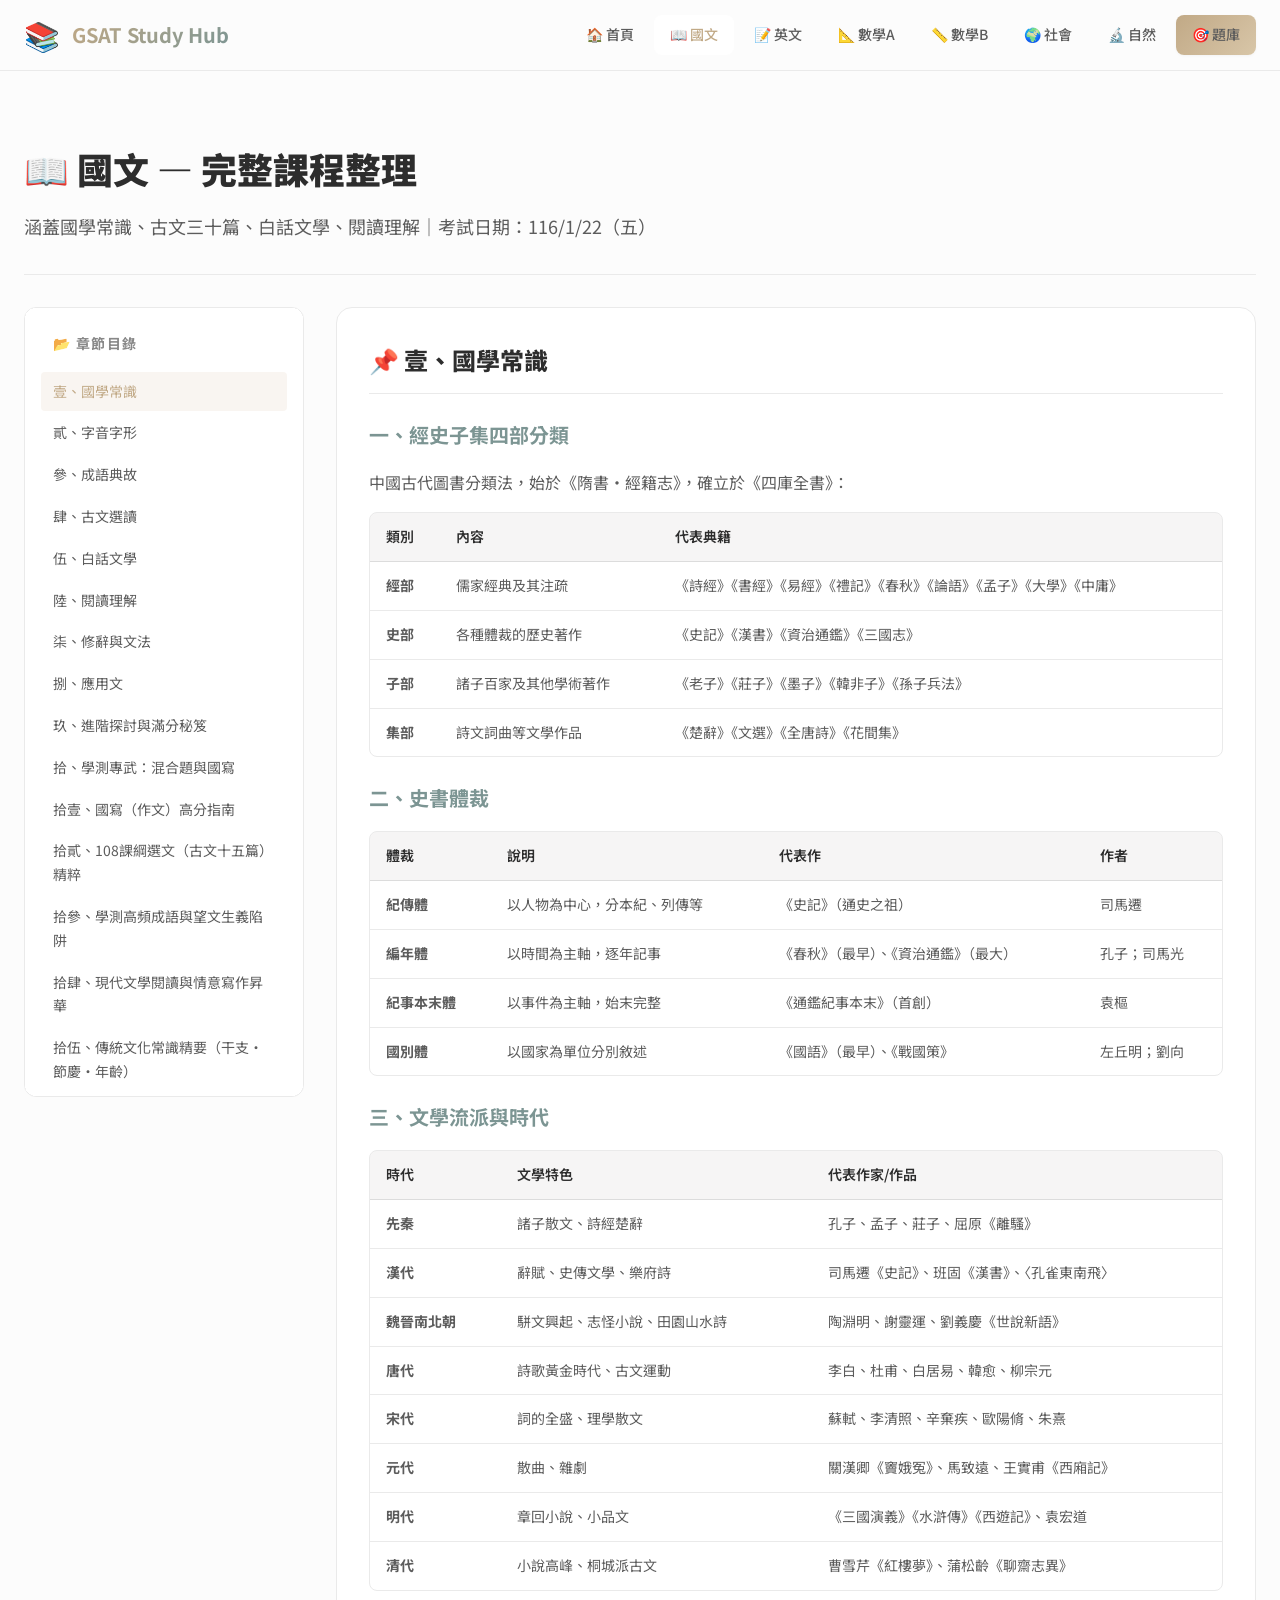
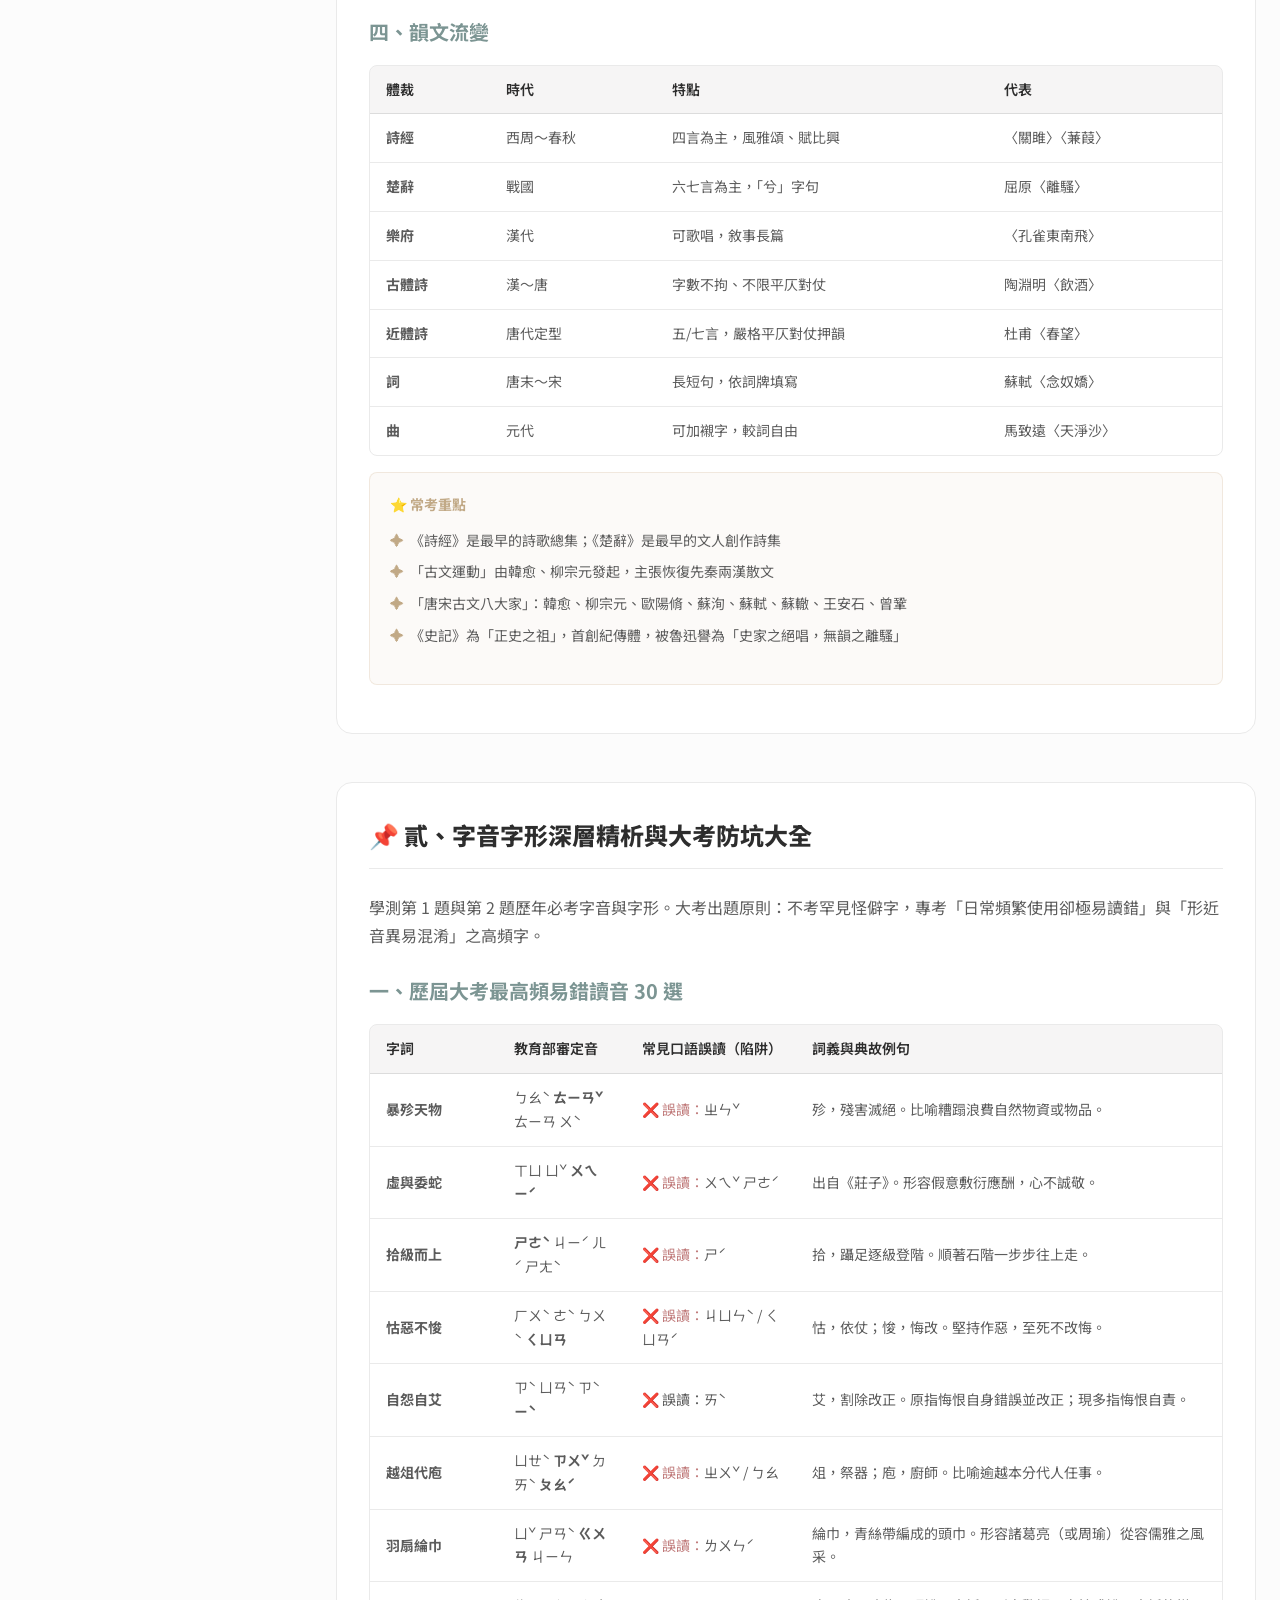
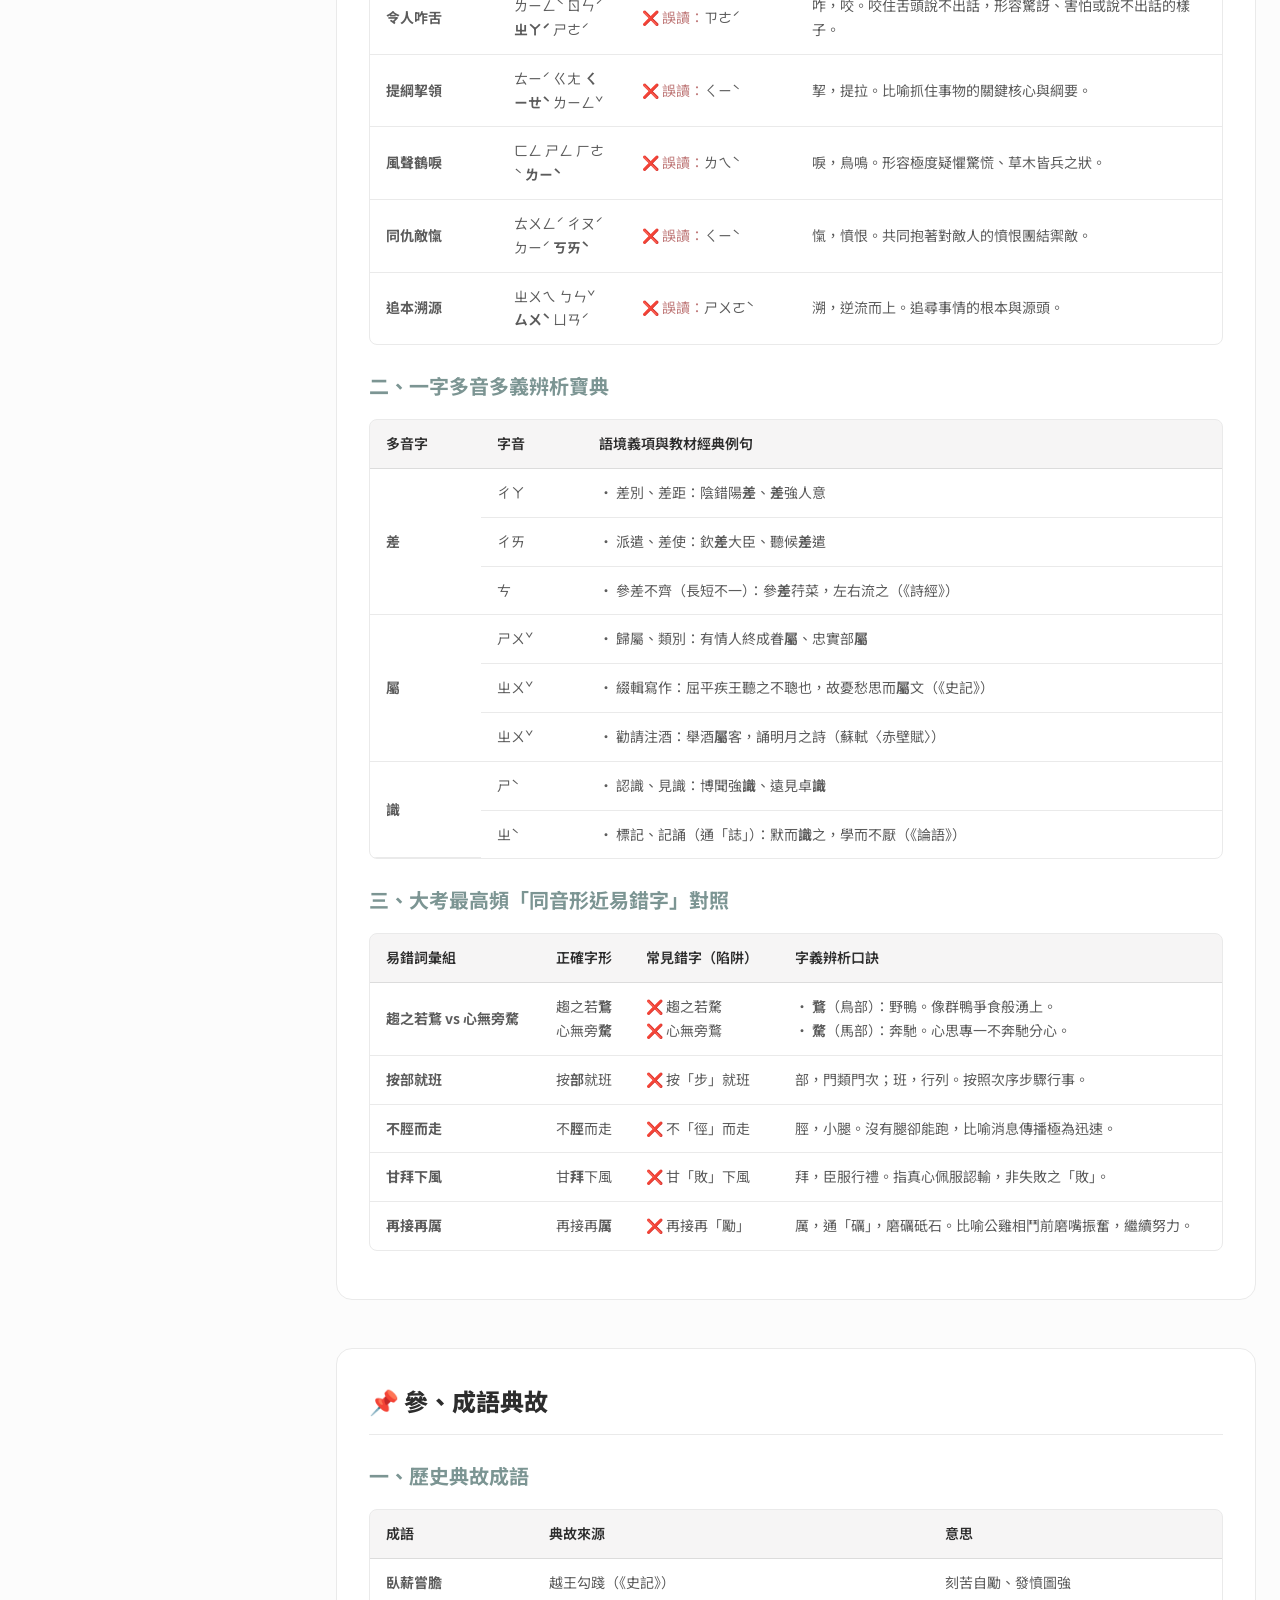
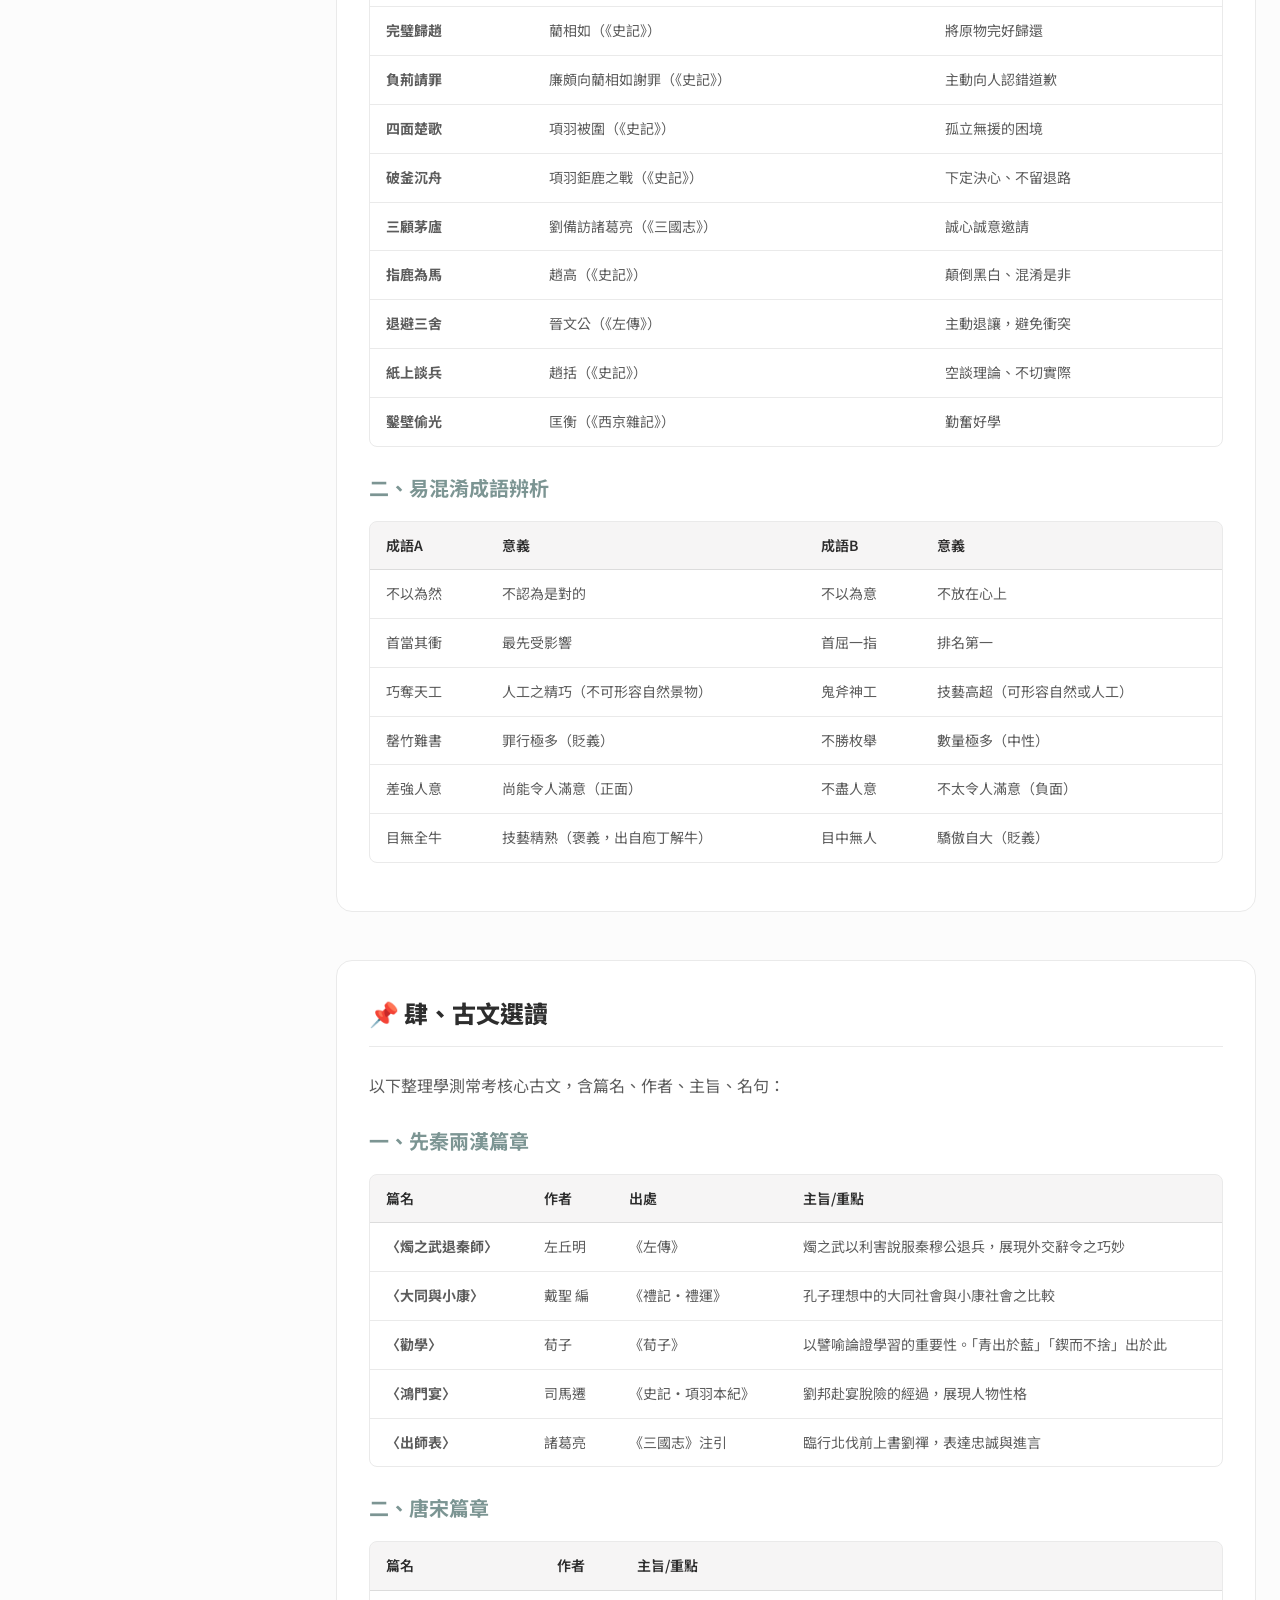
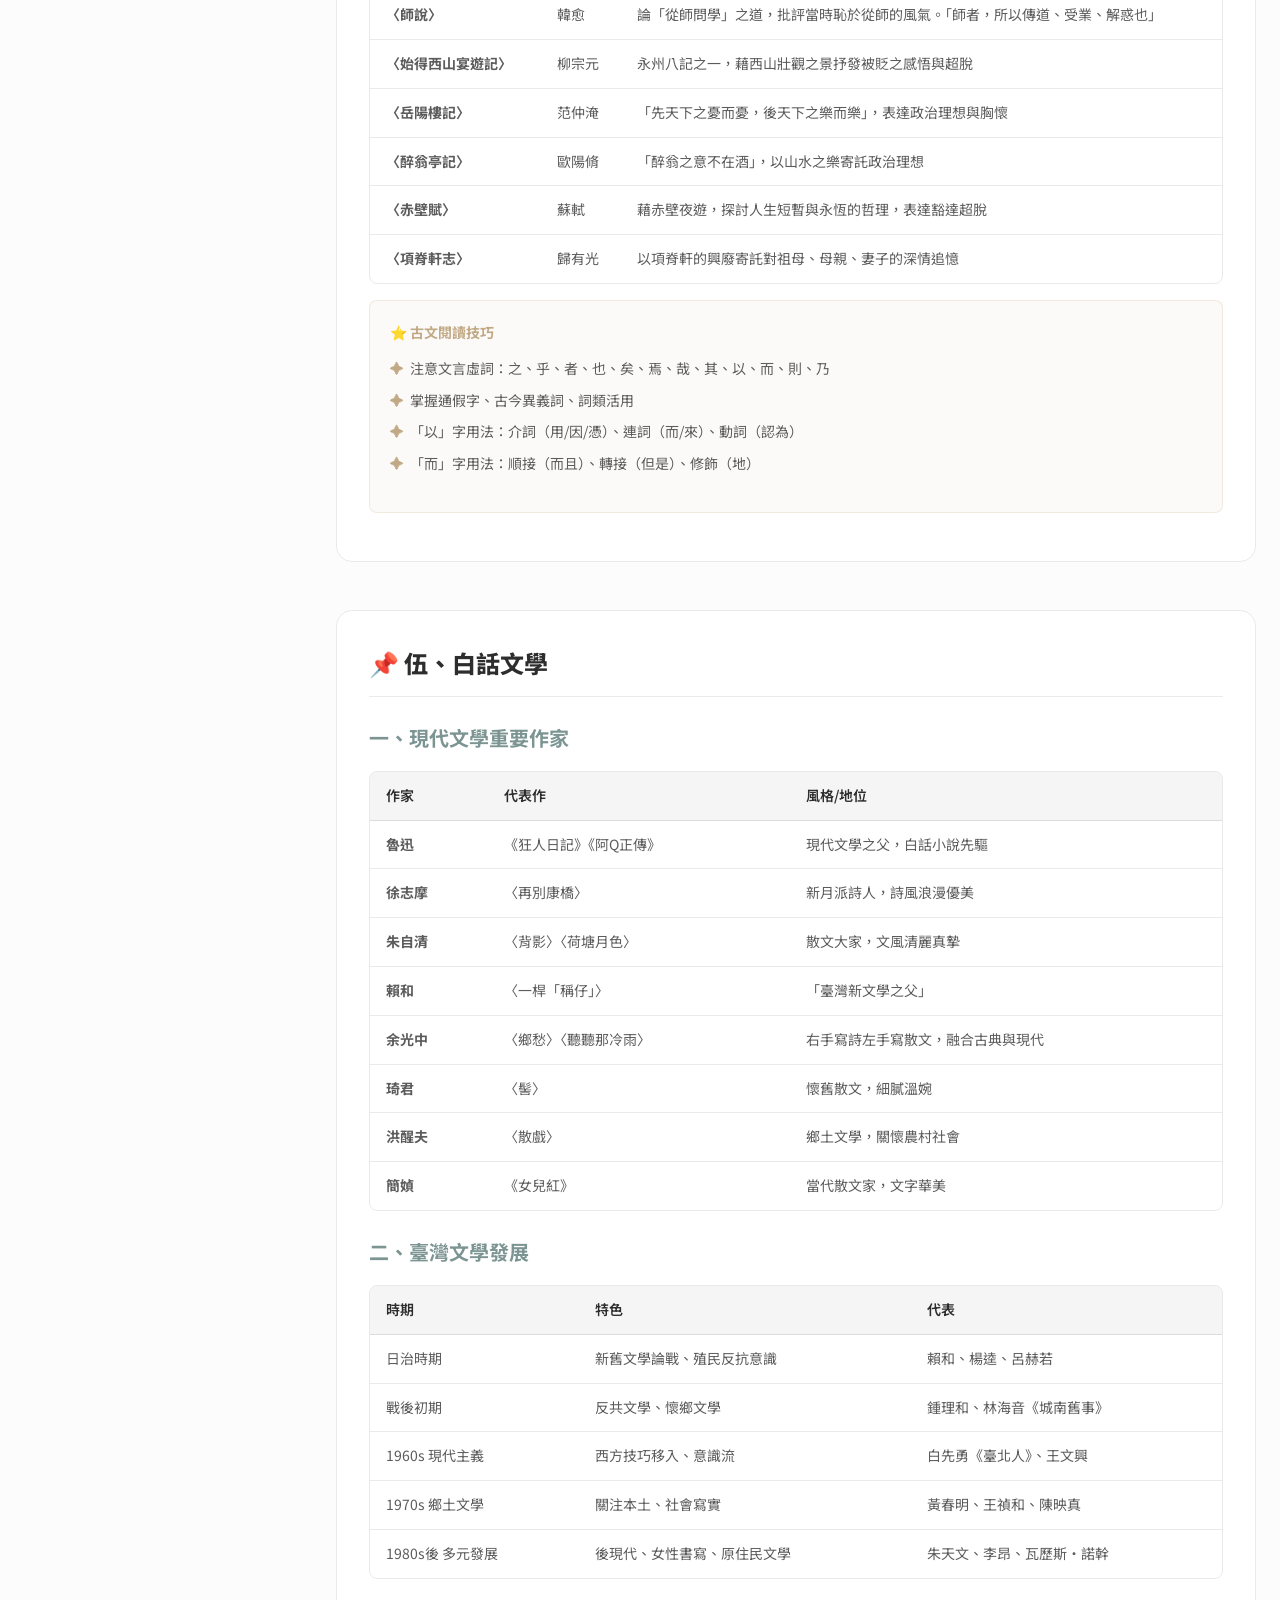
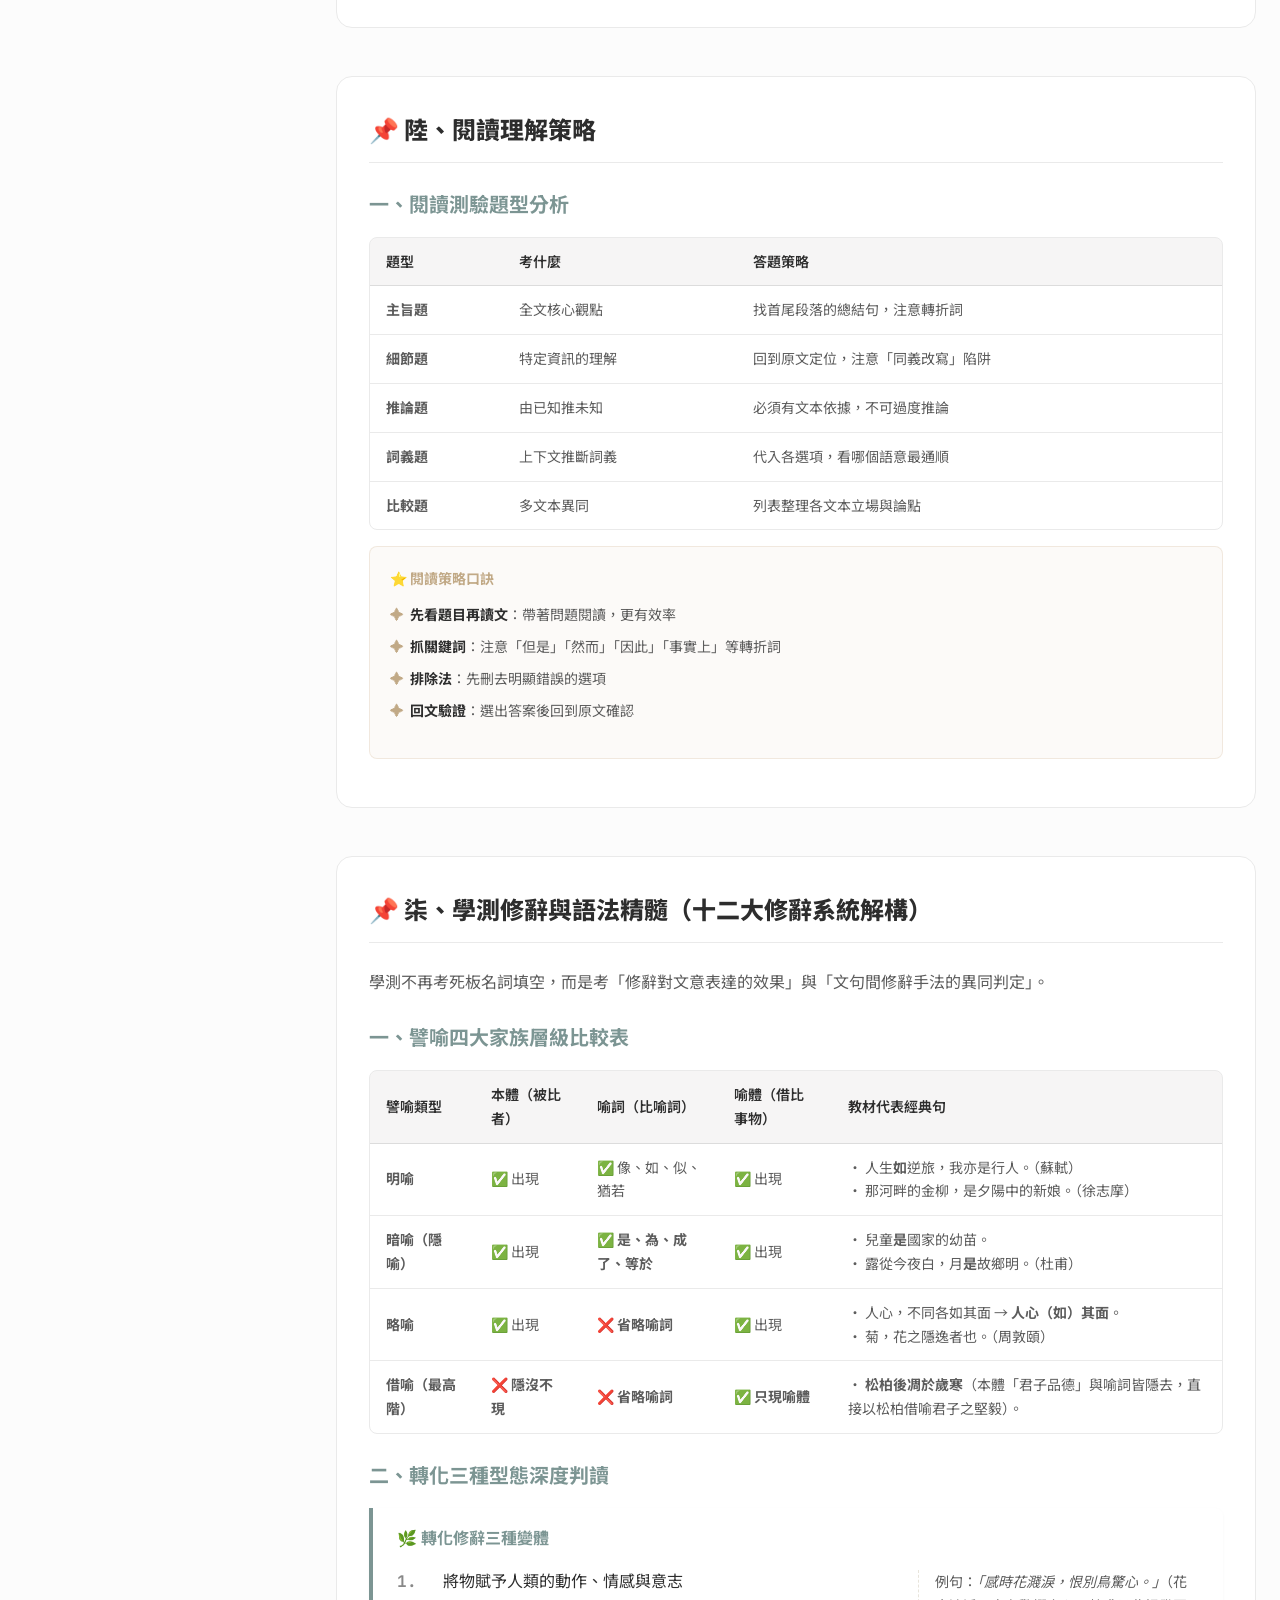
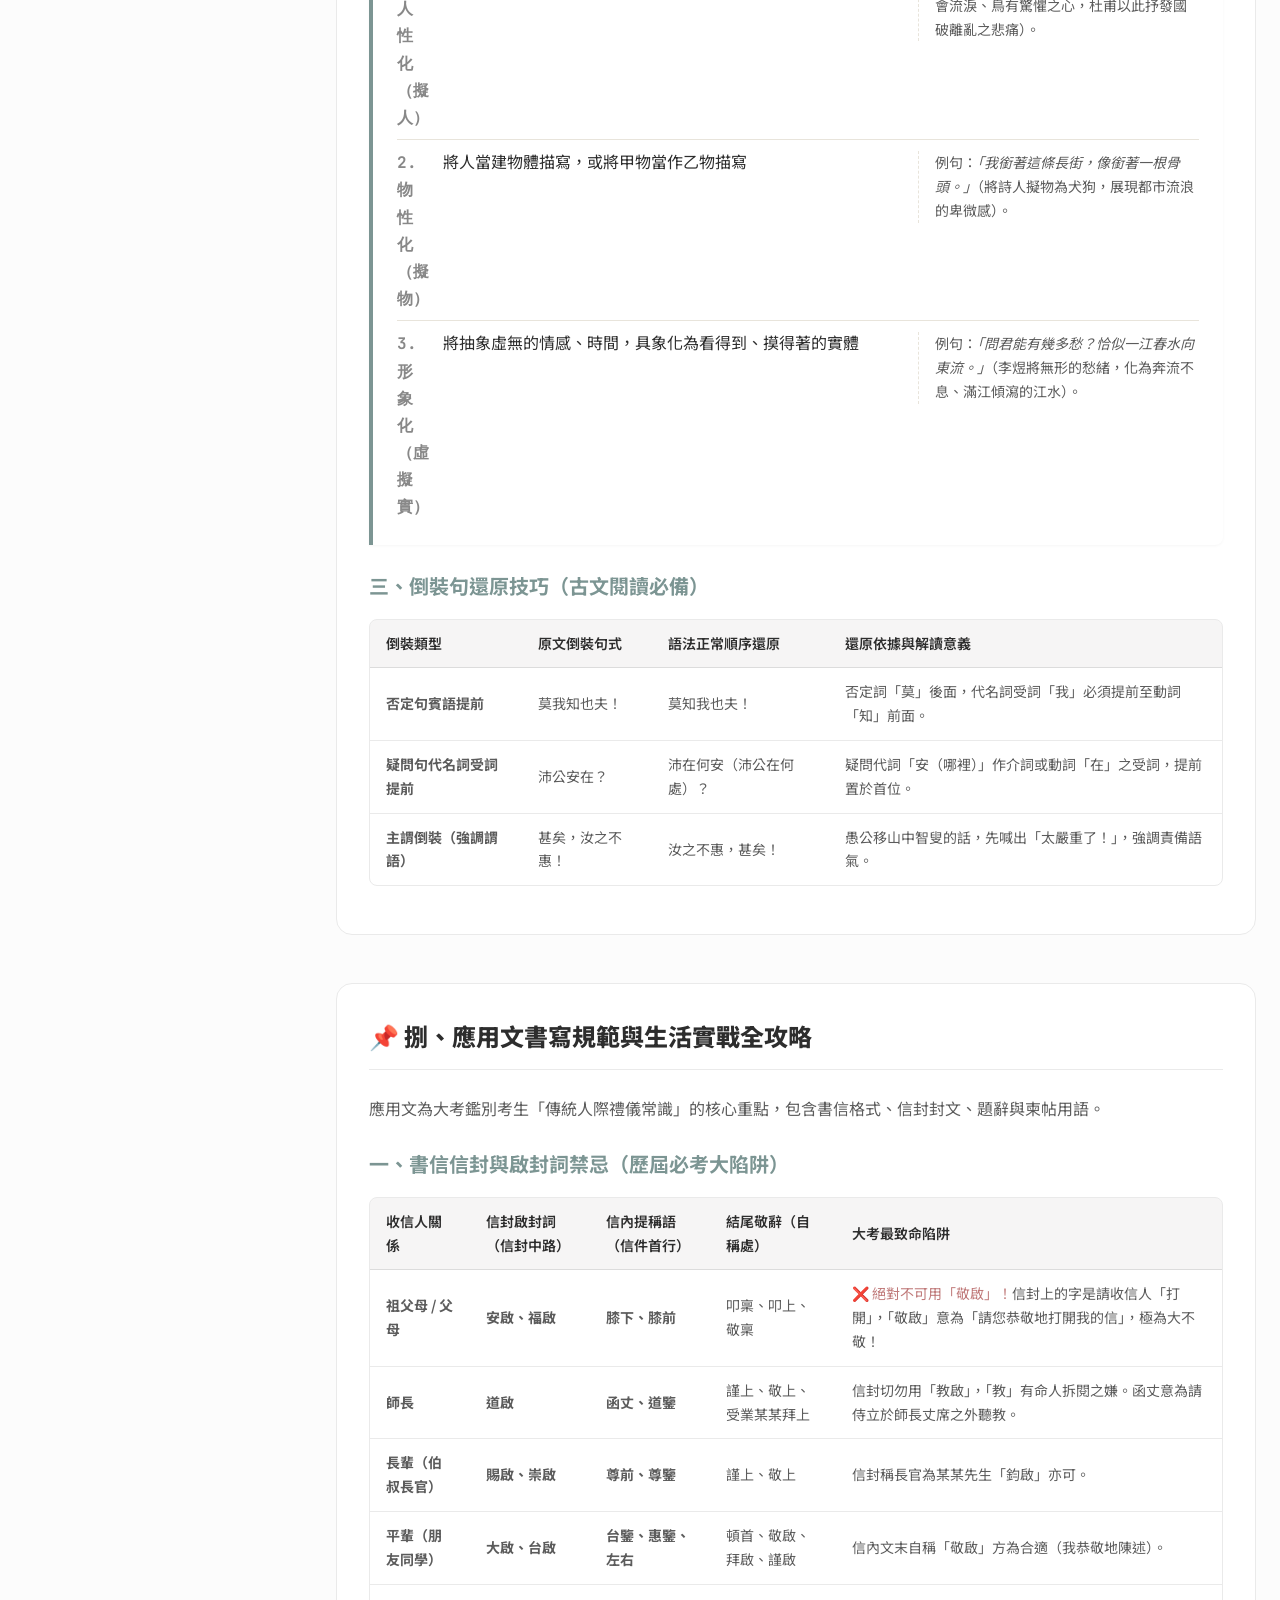
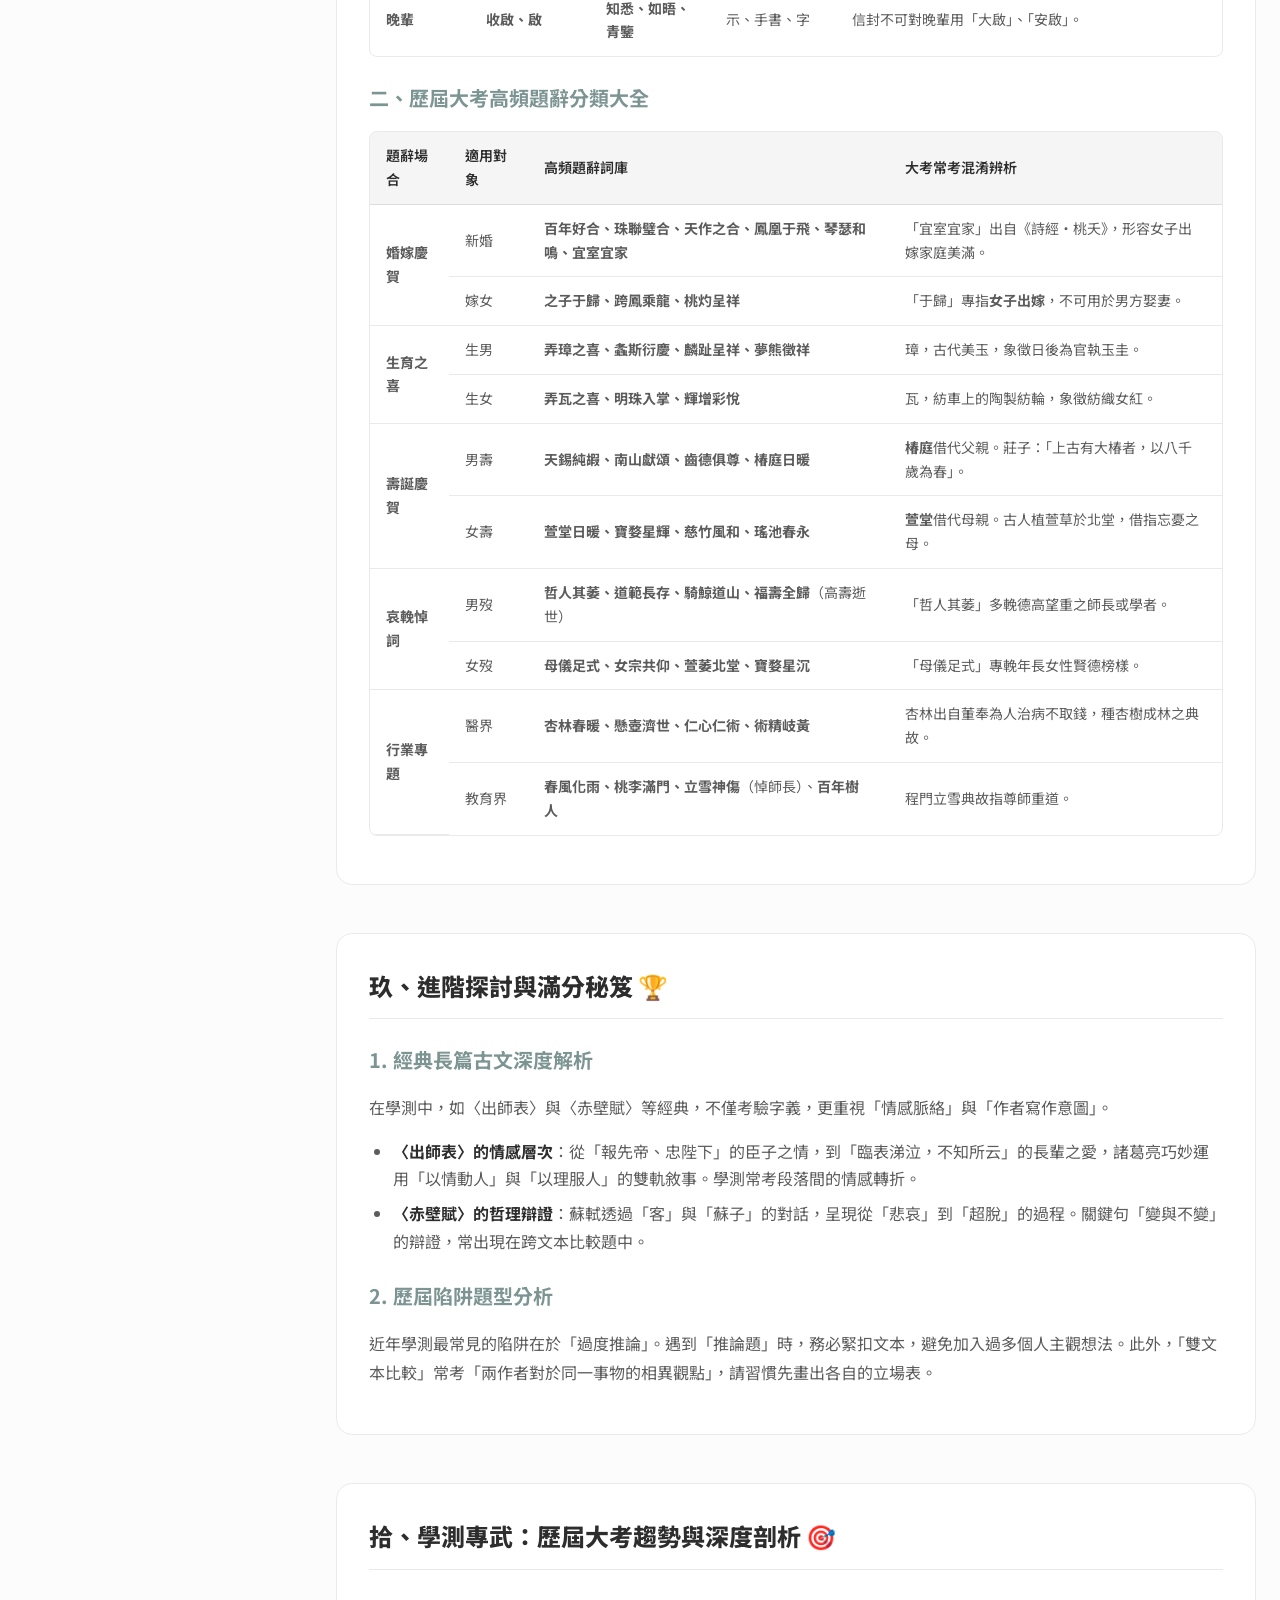
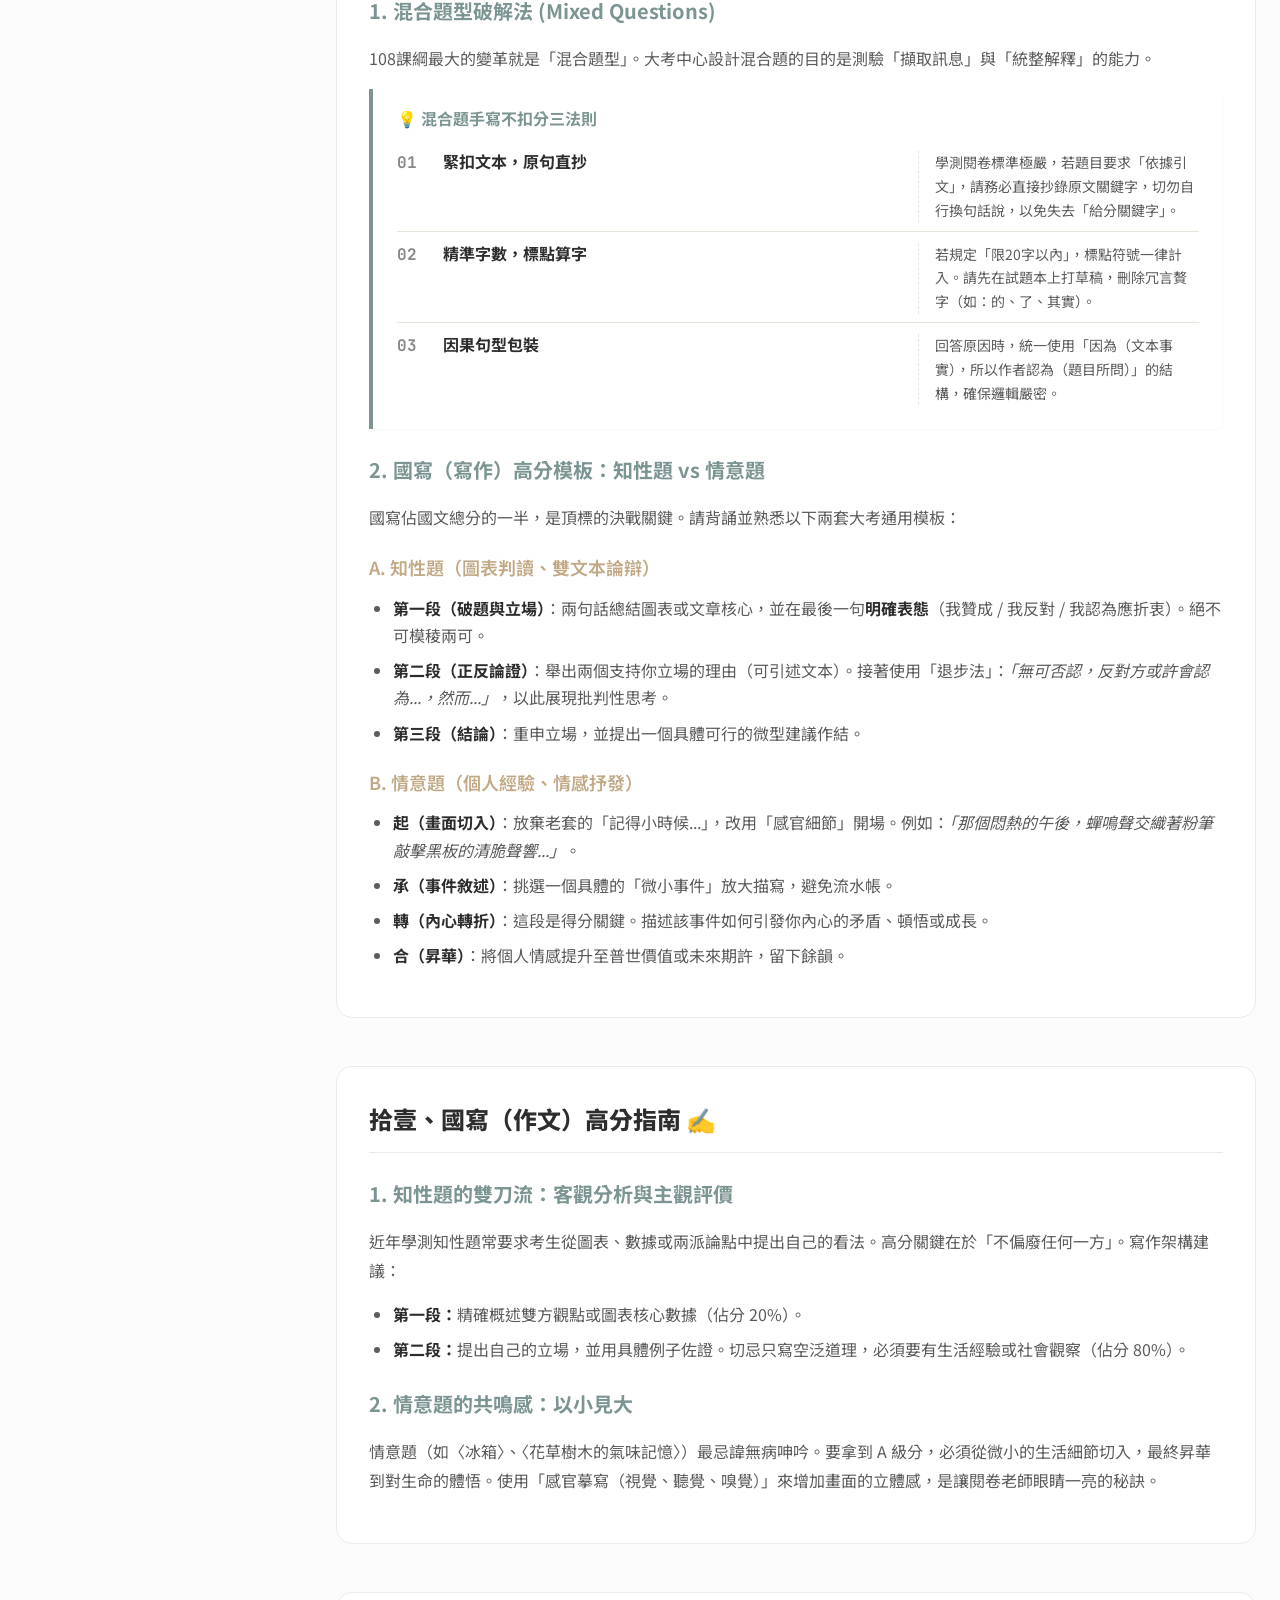
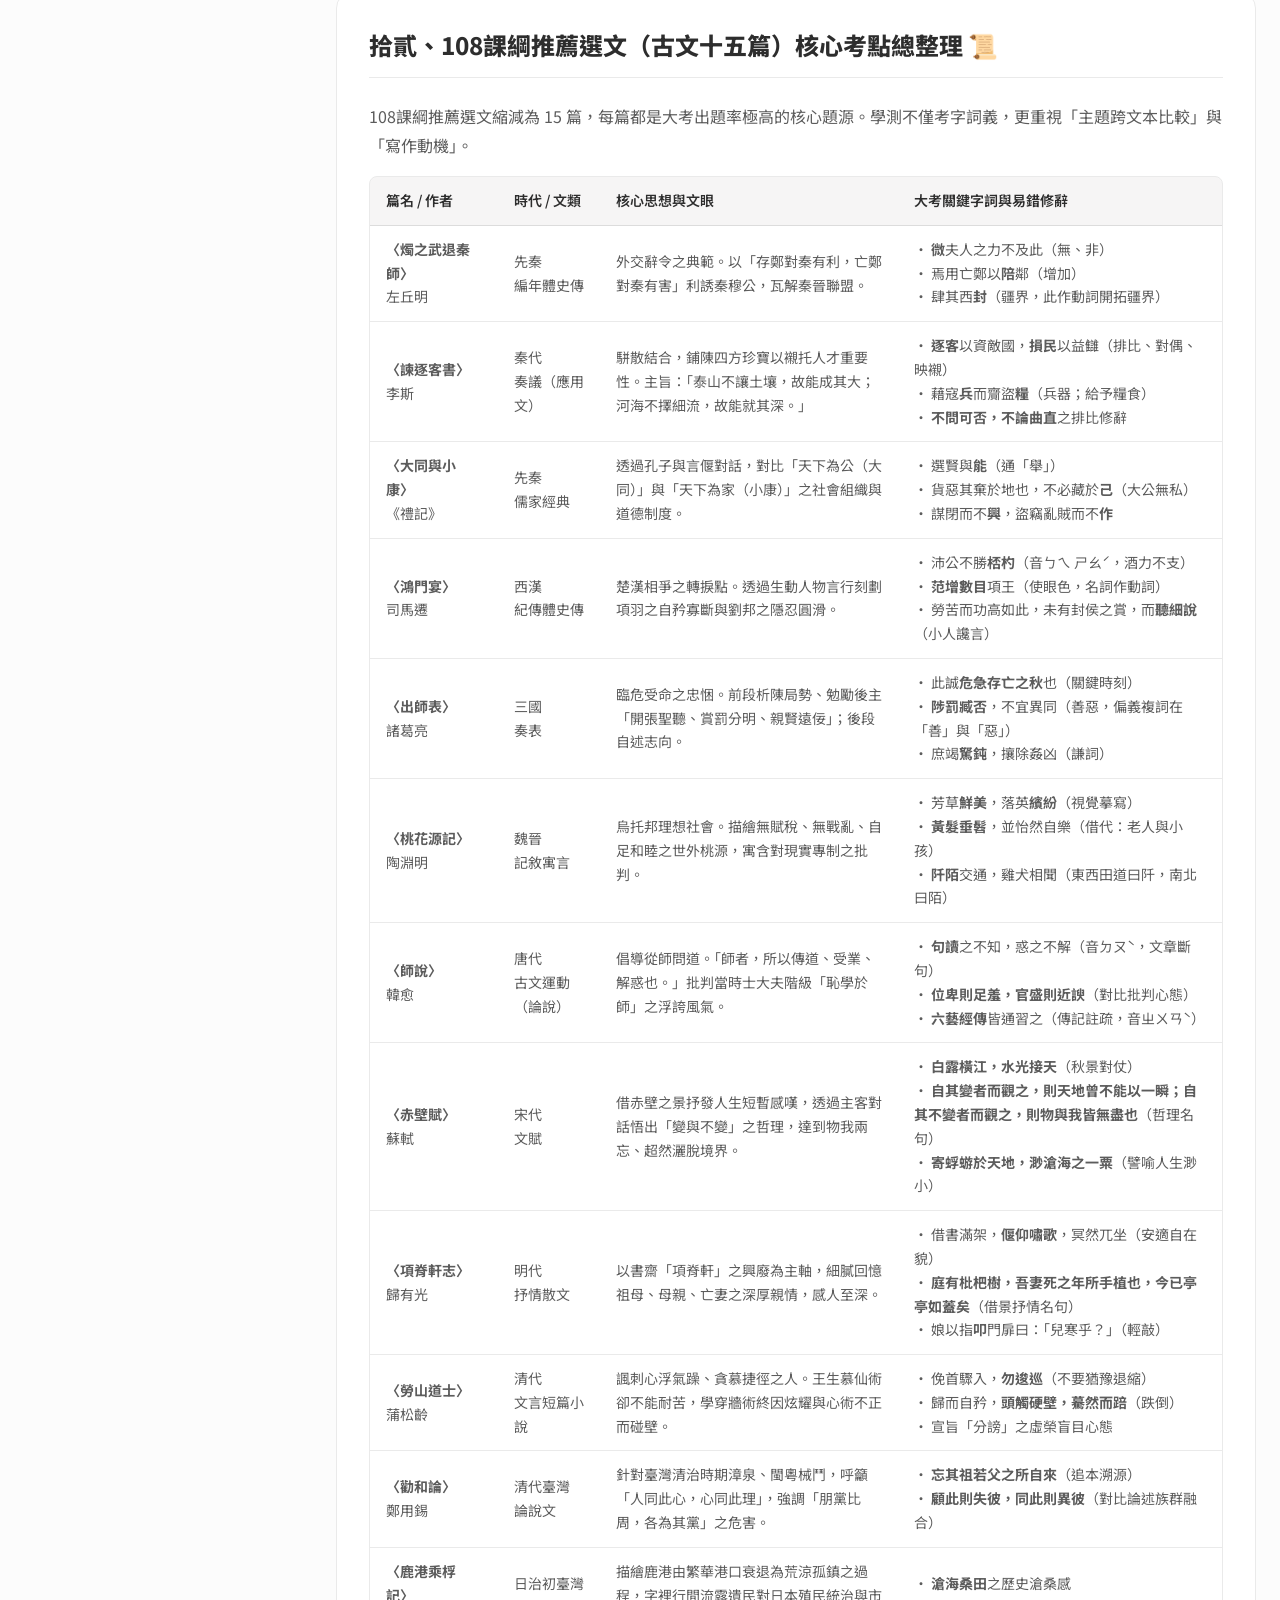
<file: subjects/chinese.html>
<!DOCTYPE html>
<html lang="zh-TW">
<head>
  <meta charset="UTF-8">
  <meta name="viewport" content="width=device-width, initial-scale=1.0">
  <meta name="description" content="國文完整課程 - 國學常識、古文、白話文學、閱讀理解">
  <title>📖 國文 | GSAT Study Hub</title>
  <link rel="stylesheet" href="../css/style.css">
</head>
<body>
  <nav class="navbar" id="navbar">
    <div class="navbar-inner">
      <a href="../index.html" class="navbar-brand"><span class="logo-icon">📚</span><span class="brand-text">GSAT Study Hub</span></a>
      <ul class="navbar-nav" id="navMenu">
        <li><a href="../index.html">🏠 首頁</a></li>
        <li><a href="chinese.html" class="active">📖 國文</a></li>
        <li><a href="english.html">📝 英文</a></li>
        <li><a href="math-a.html">📐 數學A</a></li>
        <li><a href="math-b.html">📏 數學B</a></li>
        <li><a href="social.html">🌍 社會</a></li>
        <li><a href="science.html">🔬 自然</a></li>
        <li><a href="../quiz/quiz.html?subject=chinese" class="btn btn-primary btn-sm">🎯 題庫</a></li>
      </ul>
      <button class="nav-toggle" id="navToggle" aria-label="Toggle navigation"><span></span><span></span><span></span></button>
    </div>
  </nav>

  <div class="subject-page container">
    <div class="subject-hero">
      <h1 class="subject-hero-title">📖 國文 — 完整課程整理</h1>
      <p class="subject-hero-desc">涵蓋國學常識、古文三十篇、白話文學、閱讀理解｜考試日期：116/1/22（五）</p>
    </div>

    <div class="subject-layout">
      <aside class="sidebar">
        <div class="sidebar-title">📂 章節目錄</div>
        <ul class="sidebar-nav">
          <li><a href="#ch1" class="active">壹、國學常識</a></li>
          <li><a href="#ch2">貳、字音字形</a></li>
          <li><a href="#ch3">參、成語典故</a></li>
          <li><a href="#ch4">肆、古文選讀</a></li>
          <li><a href="#ch5">伍、白話文學</a></li>
          <li><a href="#ch6">陸、閱讀理解</a></li>
          <li><a href="#ch7">柒、修辭與文法</a></li>
          <li><a href="#ch8">捌、應用文</a></li>
        <li><a href="#ch-adv">玖、進階探討與滿分秘笈</a></li>
        <li><a href="#gsat-deep-ch">拾、學測專武：混合題與國寫</a></li>
        <li><a href="#ch-adv2">拾壹、國寫（作文）高分指南</a></li>
        <li><a href="#ch-selected15">拾貳、108課綱選文（古文十五篇）精粹</a></li>
        <li><a href="#ch-idioms-trap">拾參、學測高頻成語與望文生義陷阱</a></li>
        <li><a href="#ch-reading-essay">拾肆、現代文學閱讀與情意寫作昇華</a></li>
        <li><a href="#ch-culture-knowledge">拾伍、傳統文化常識精要（干支・節慶・年齡）</a></li>
        <li><a href="#ch-rhetoric-particles">拾陸、大考修辭精析與高頻文言虛詞總表</a></li>
        </ul>
        <div style="margin-top: var(--space-6);"><a href="../quiz/quiz.html?subject=chinese" class="btn btn-primary" style="width:100%;">🎯 國文題庫</a></div>
      </aside>

      <main class="content-area">

        <!-- 國學常識 -->
        <section class="content-section" id="ch1">
          <h2>📌 壹、國學常識</h2>
          <h3>一、經史子集四部分類</h3>
          <p>中國古代圖書分類法，始於《隋書·經籍志》，確立於《四庫全書》：</p>
          <table class="data-table">
            <thead><tr><th>類別</th><th>內容</th><th>代表典籍</th></tr></thead>
            <tbody>
              <tr><td><strong>經部</strong></td><td>儒家經典及其注疏</td><td>《詩經》《書經》《易經》《禮記》《春秋》《論語》《孟子》《大學》《中庸》</td></tr>
              <tr><td><strong>史部</strong></td><td>各種體裁的歷史著作</td><td>《史記》《漢書》《資治通鑑》《三國志》</td></tr>
              <tr><td><strong>子部</strong></td><td>諸子百家及其他學術著作</td><td>《老子》《莊子》《墨子》《韓非子》《孫子兵法》</td></tr>
              <tr><td><strong>集部</strong></td><td>詩文詞曲等文學作品</td><td>《楚辭》《文選》《全唐詩》《花間集》</td></tr>
            </tbody>
          </table>

          <h3>二、史書體裁</h3>
          <table class="data-table">
            <thead><tr><th>體裁</th><th>說明</th><th>代表作</th><th>作者</th></tr></thead>
            <tbody>
              <tr><td><strong>紀傳體</strong></td><td>以人物為中心，分本紀、列傳等</td><td>《史記》（通史之祖）</td><td>司馬遷</td></tr>
              <tr><td><strong>編年體</strong></td><td>以時間為主軸，逐年記事</td><td>《春秋》（最早）、《資治通鑑》（最大）</td><td>孔子；司馬光</td></tr>
              <tr><td><strong>紀事本末體</strong></td><td>以事件為主軸，始末完整</td><td>《通鑑紀事本末》（首創）</td><td>袁樞</td></tr>
              <tr><td><strong>國別體</strong></td><td>以國家為單位分別敘述</td><td>《國語》（最早）、《戰國策》</td><td>左丘明；劉向</td></tr>
            </tbody>
          </table>

          <h3>三、文學流派與時代</h3>
          <table class="data-table">
            <thead><tr><th>時代</th><th>文學特色</th><th>代表作家/作品</th></tr></thead>
            <tbody>
              <tr><td><strong>先秦</strong></td><td>諸子散文、詩經楚辭</td><td>孔子、孟子、莊子、屈原《離騷》</td></tr>
              <tr><td><strong>漢代</strong></td><td>辭賦、史傳文學、樂府詩</td><td>司馬遷《史記》、班固《漢書》、〈孔雀東南飛〉</td></tr>
              <tr><td><strong>魏晉南北朝</strong></td><td>駢文興起、志怪小說、田園山水詩</td><td>陶淵明、謝靈運、劉義慶《世說新語》</td></tr>
              <tr><td><strong>唐代</strong></td><td>詩歌黃金時代、古文運動</td><td>李白、杜甫、白居易、韓愈、柳宗元</td></tr>
              <tr><td><strong>宋代</strong></td><td>詞的全盛、理學散文</td><td>蘇軾、李清照、辛棄疾、歐陽脩、朱熹</td></tr>
              <tr><td><strong>元代</strong></td><td>散曲、雜劇</td><td>關漢卿《竇娥冤》、馬致遠、王實甫《西廂記》</td></tr>
              <tr><td><strong>明代</strong></td><td>章回小說、小品文</td><td>《三國演義》《水滸傳》《西遊記》、袁宏道</td></tr>
              <tr><td><strong>清代</strong></td><td>小說高峰、桐城派古文</td><td>曹雪芹《紅樓夢》、蒲松齡《聊齋志異》</td></tr>
            </tbody>
          </table>

          <h3>四、韻文流變</h3>
          <table class="data-table">
            <thead><tr><th>體裁</th><th>時代</th><th>特點</th><th>代表</th></tr></thead>
            <tbody>
              <tr><td><strong>詩經</strong></td><td>西周～春秋</td><td>四言為主，風雅頌、賦比興</td><td>〈關雎〉〈蒹葭〉</td></tr>
              <tr><td><strong>楚辭</strong></td><td>戰國</td><td>六七言為主，「兮」字句</td><td>屈原〈離騷〉</td></tr>
              <tr><td><strong>樂府</strong></td><td>漢代</td><td>可歌唱，敘事長篇</td><td>〈孔雀東南飛〉</td></tr>
              <tr><td><strong>古體詩</strong></td><td>漢～唐</td><td>字數不拘、不限平仄對仗</td><td>陶淵明〈飲酒〉</td></tr>
              <tr><td><strong>近體詩</strong></td><td>唐代定型</td><td>五/七言，嚴格平仄對仗押韻</td><td>杜甫〈春望〉</td></tr>
              <tr><td><strong>詞</strong></td><td>唐末～宋</td><td>長短句，依詞牌填寫</td><td>蘇軾〈念奴嬌〉</td></tr>
              <tr><td><strong>曲</strong></td><td>元代</td><td>可加襯字，較詞自由</td><td>馬致遠〈天淨沙〉</td></tr>
            </tbody>
          </table>

          <div class="key-points">
            <div class="key-title">⭐ 常考重點</div>
            <ul>
              <li>《詩經》是最早的詩歌總集；《楚辭》是最早的文人創作詩集</li>
              <li>「古文運動」由韓愈、柳宗元發起，主張恢復先秦兩漢散文</li>
              <li>「唐宋古文八大家」：韓愈、柳宗元、歐陽脩、蘇洵、蘇軾、蘇轍、王安石、曾鞏</li>
              <li>《史記》為「正史之祖」，首創紀傳體，被魯迅譽為「史家之絕唱，無韻之離騷」</li>
            </ul>
          </div>
        </section>

        <!-- 字音字形 -->
        
        <section class="content-section" id="ch2">
          <h2>📌 貳、字音字形深層精析與大考防坑大全</h2>
          <p>學測第 1 題與第 2 題歷年必考字音與字形。大考出題原則：不考罕見怪僻字，專考「日常頻繁使用卻極易讀錯」與「形近音異易混淆」之高頻字。</p>

          <h3>一、歷屆大考最高頻易錯讀音 30 選</h3>
          <table class="data-table">
            <thead>
              <tr>
                <th style="width: 15%;">字詞</th>
                <th style="width: 15%;">教育部審定音</th>
                <th style="width: 20%;">常見口語誤讀（陷阱）</th>
                <th style="width: 50%;">詞義與典故例句</th>
              </tr>
            </thead>
            <tbody>
              <tr>
                <td><strong>暴殄天物</strong></td>
                <td>ㄅㄠˋ <strong>ㄊㄧㄢˇ</strong> ㄊㄧㄢ ㄨˋ</td>
                <td><span style="color:var(--color-accent-red);">❌ 誤讀：</span>ㄓㄣˇ</td>
                <td>殄，殘害滅絕。比喻糟蹋浪費自然物資或物品。</td>
              </tr>
              <tr>
                <td><strong>虛與委蛇</strong></td>
                <td>ㄒㄩ ㄩˇ <strong>ㄨㄟ ㄧˊ</strong></td>
                <td><span style="color:var(--color-accent-red);">❌ 誤讀：</span>ㄨㄟˇ ㄕㄜˊ</td>
                <td>出自《莊子》。形容假意敷衍應酬，心不誠敬。</td>
              </tr>
              <tr>
                <td><strong>拾級而上</strong></td>
                <td><strong>ㄕㄜˋ</strong> ㄐㄧˊ ㄦˊ ㄕㄤˋ</td>
                <td><span style="color:var(--color-accent-red);">❌ 誤讀：</span>ㄕˊ</td>
                <td>拾，躡足逐級登階。順著石階一步步往上走。</td>
              </tr>
              <tr>
                <td><strong>怙惡不悛</strong></td>
                <td>ㄏㄨˋ ㄜˋ ㄅㄨˋ <strong>ㄑㄩㄢ</strong></td>
                <td><span style="color:var(--color-accent-red);">❌ 誤讀：</span>ㄐㄩㄣˋ / ㄑㄩㄢˊ</td>
                <td>怙，依仗；悛，悔改。堅持作惡，至死不改悔。</td>
              </tr>
              <tr>
                <td><strong>自怨自艾</strong></td>
                <td>ㄗˋ ㄩㄢˋ ㄗˋ <strong>ㄧˋ</strong></td>
                <td><span style="color:var(--color-accent-red討);">❌ 誤讀：</span>ㄞˋ</td>
                <td>艾，割除改正。原指悔恨自身錯誤並改正；現多指悔恨自責。</td>
              </tr>
              <tr>
                <td><strong>越俎代庖</strong></td>
                <td>ㄩㄝˋ <strong>ㄗㄨˇ</strong> ㄉㄞˋ <strong>ㄆㄠˊ</strong></td>
                <td><span style="color:var(--color-accent-red);">❌ 誤讀：</span>ㄓㄨˇ / ㄅㄠ</td>
                <td>俎，祭器；庖，廚師。比喻逾越本分代人任事。</td>
              </tr>
              <tr>
                <td><strong>羽扇綸巾</strong></td>
                <td>ㄩˇ ㄕㄢˋ <strong>ㄍㄨㄢ</strong> ㄐㄧㄣ</td>
                <td><span style="color:var(--color-accent-red);">❌ 誤讀：</span>ㄌㄨㄣˊ</td>
                <td>綸巾，青絲帶編成的頭巾。形容諸葛亮（或周瑜）從容儒雅之風采。</td>
              </tr>
              <tr>
                <td><strong>令人咋舌</strong></td>
                <td>ㄌㄧㄥˋ ㄖㄣˊ <strong>ㄓㄚˊ</strong> ㄕㄜˊ</td>
                <td><span style="color:var(--color-accent-red);">❌ 誤讀：</span>ㄗㄜˊ</td>
                <td>咋，咬。咬住舌頭說不出話，形容驚訝、害怕或說不出話的樣子。</td>
              </tr>
              <tr>
                <td><strong>提綱挈領</strong></td>
                <td>ㄊㄧˊ ㄍㄤ <strong>ㄑㄧㄝˋ</strong> ㄌㄧㄥˇ</td>
                <td><span style="color:var(--color-accent-red);">❌ 誤讀：</span>ㄑㄧˋ</td>
                <td>挈，提拉。比喻抓住事物的關鍵核心與綱要。</td>
              </tr>
              <tr>
                <td><strong>風聲鶴唳</strong></td>
                <td>ㄈㄥ ㄕㄥ ㄏㄜˋ <strong>ㄌㄧˋ</strong></td>
                <td><span style="color:var(--color-accent-red);">❌ 誤讀：</span>ㄌㄟˋ</td>
                <td>唳，鳥鳴。形容極度疑懼驚慌、草木皆兵之狀。</td>
              </tr>
              <tr>
                <td><strong>同仇敵愾</strong></td>
                <td>ㄊㄨㄥˊ ㄔㄡˊ ㄉㄧˊ <strong>ㄎㄞˋ</strong></td>
                <td><span style="color:var(--color-accent-red);">❌ 誤讀：</span>ㄑㄧˋ</td>
                <td>愾，憤恨。共同抱著對敵人的憤恨團結禦敵。</td>
              </tr>
              <tr>
                <td><strong>追本溯源</strong></td>
                <td>ㄓㄨㄟ ㄅㄣˇ <strong>ㄙㄨˋ</strong> ㄩㄢˊ</td>
                <td><span style="color:var(--color-accent-red);">❌ 誤讀：</span>ㄕㄨㄛˋ</td>
                <td>溯，逆流而上。追尋事情的根本與源頭。</td>
              </tr>
            </tbody>
          </table>

          <h3>二、一字多音多義辨析寶典</h3>
          <table class="data-table">
            <thead>
              <tr>
                <th>多音字</th>
                <th>字音</th>
                <th>語境義項與教材經典例句</th>
              </tr>
            </thead>
            <tbody>
              <tr>
                <td rowspan="3"><strong>差</strong></td>
                <td>ㄔㄚ</td>
                <td>• 差別、差距：陰錯陽<strong>差</strong>、<strong>差</strong>強人意</td>
              </tr>
              <tr>
                <td>ㄔㄞ</td>
                <td>• 派遣、差使：欽<strong>差</strong>大臣、聽候<strong>差</strong>遣</td>
              </tr>
              <tr>
                <td>ㄘ</td>
                <td>• 參差不齊（長短不一）：參<strong>差</strong>荇菜，左右流之（《詩經》）</td>
              </tr>
              <tr>
                <td rowspan="3"><strong>屬</strong></td>
                <td>ㄕㄨˇ</td>
                <td>• 歸屬、類別：有情人終成眷<strong>屬</strong>、忠實部<strong>屬</strong></td>
              </tr>
              <tr>
                <td>ㄓㄨˇ</td>
                <td>• 綴輯寫作：屈平疾王聽之不聰也，故憂愁思而<strong>屬</strong>文（《史記》）</td>
              </tr>
              <tr>
                <td>ㄓㄨˇ</td>
                <td>• 勸請注酒：舉酒<strong>屬</strong>客，誦明月之詩（蘇軾〈赤壁賦〉）</td>
              </tr>
              <tr>
                <td rowspan="2"><strong>識</strong></td>
                <td>ㄕˋ</td>
                <td>• 認識、見識：博聞強<strong>識</strong>、遠見卓<strong>識</strong></td>
              </tr>
              <tr>
                <td>ㄓˋ</td>
                <td>• 標記、記誦（通「誌」）：默而<strong>識</strong>之，學而不厭（《論語》）</td>
              </tr>
            </tbody>
          </table>

          <h3>三、大考最高頻「同音形近易錯字」對照</h3>
          <table class="data-table">
            <thead>
              <tr>
                <th>易錯詞彙組</th>
                <th>正確字形</th>
                <th>常見錯字（陷阱）</th>
                <th>字義辨析口訣</th>
              </tr>
            </thead>
            <tbody>
              <tr>
                <td><strong>趨之若鶩 vs 心無旁騖</strong></td>
                <td>趨之若<strong>鶩</strong><br>心無旁<strong>騖</strong></td>
                <td>❌ 趨之若騖<br>❌ 心無旁鶩</td>
                <td>• <strong>鶩</strong>（鳥部）：野鴨。像群鴨爭食般湧上。<br>• <strong>騖</strong>（馬部）：奔馳。心思專一不奔馳分心。</td>
              </tr>
              <tr>
                <td><strong>按部就班</strong></td>
                <td>按<strong>部</strong>就班</td>
                <td>❌ 按「步」就班</td>
                <td>部，門類門次；班，行列。按照次序步驟行事。</td>
              </tr>
              <tr>
                <td><strong>不脛而走</strong></td>
                <td>不<strong>脛</strong>而走</td>
                <td>❌ 不「徑」而走</td>
                <td>脛，小腿。沒有腿卻能跑，比喻消息傳播極為迅速。</td>
              </tr>
              <tr>
                <td><strong>甘拜下風</strong></td>
                <td>甘<strong>拜</strong>下風</td>
                <td>❌ 甘「敗」下風</td>
                <td>拜，臣服行禮。指真心佩服認輸，非失敗之「敗」。</td>
              </tr>
              <tr>
                <td><strong>再接再厲</strong></td>
                <td>再接再<strong>厲</strong></td>
                <td>❌ 再接再「勵」</td>
                <td>厲，通「礪」，磨礪砥石。比喻公雞相鬥前磨嘴振奮，繼續努力。</td>
              </tr>
            </tbody>
          </table>
        </section>


        <!-- 成語典故 -->
        <section class="content-section" id="ch3">
          <h2>📌 參、成語典故</h2>
          <h3>一、歷史典故成語</h3>
          <table class="data-table">
            <thead><tr><th>成語</th><th>典故來源</th><th>意思</th></tr></thead>
            <tbody>
              <tr><td><strong>臥薪嘗膽</strong></td><td>越王勾踐（《史記》）</td><td>刻苦自勵、發憤圖強</td></tr>
              <tr><td><strong>完璧歸趙</strong></td><td>藺相如（《史記》）</td><td>將原物完好歸還</td></tr>
              <tr><td><strong>負荊請罪</strong></td><td>廉頗向藺相如謝罪（《史記》）</td><td>主動向人認錯道歉</td></tr>
              <tr><td><strong>四面楚歌</strong></td><td>項羽被圍（《史記》）</td><td>孤立無援的困境</td></tr>
              <tr><td><strong>破釜沉舟</strong></td><td>項羽鉅鹿之戰（《史記》）</td><td>下定決心、不留退路</td></tr>
              <tr><td><strong>三顧茅廬</strong></td><td>劉備訪諸葛亮（《三國志》）</td><td>誠心誠意邀請</td></tr>
              <tr><td><strong>指鹿為馬</strong></td><td>趙高（《史記》）</td><td>顛倒黑白、混淆是非</td></tr>
              <tr><td><strong>退避三舍</strong></td><td>晉文公（《左傳》）</td><td>主動退讓，避免衝突</td></tr>
              <tr><td><strong>紙上談兵</strong></td><td>趙括（《史記》）</td><td>空談理論、不切實際</td></tr>
              <tr><td><strong>鑿壁偷光</strong></td><td>匡衡（《西京雜記》）</td><td>勤奮好學</td></tr>
            </tbody>
          </table>

          <h3>二、易混淆成語辨析</h3>
          <table class="data-table">
            <thead><tr><th>成語A</th><th>意義</th><th>成語B</th><th>意義</th></tr></thead>
            <tbody>
              <tr><td>不以為然</td><td>不認為是對的</td><td>不以為意</td><td>不放在心上</td></tr>
              <tr><td>首當其衝</td><td>最先受影響</td><td>首屈一指</td><td>排名第一</td></tr>
              <tr><td>巧奪天工</td><td>人工之精巧（不可形容自然景物）</td><td>鬼斧神工</td><td>技藝高超（可形容自然或人工）</td></tr>
              <tr><td>罄竹難書</td><td>罪行極多（貶義）</td><td>不勝枚舉</td><td>數量極多（中性）</td></tr>
              <tr><td>差強人意</td><td>尚能令人滿意（正面）</td><td>不盡人意</td><td>不太令人滿意（負面）</td></tr>
              <tr><td>目無全牛</td><td>技藝精熟（褒義，出自庖丁解牛）</td><td>目中無人</td><td>驕傲自大（貶義）</td></tr>
            </tbody>
          </table>
        </section>

        <!-- 古文選讀 -->
        <section class="content-section" id="ch4">
          <h2>📌 肆、古文選讀</h2>
          <p>以下整理學測常考核心古文，含篇名、作者、主旨、名句：</p>

          <h3>一、先秦兩漢篇章</h3>
          <table class="data-table">
            <thead><tr><th>篇名</th><th>作者</th><th>出處</th><th>主旨/重點</th></tr></thead>
            <tbody>
              <tr><td><strong>〈燭之武退秦師〉</strong></td><td>左丘明</td><td>《左傳》</td><td>燭之武以利害說服秦穆公退兵，展現外交辭令之巧妙</td></tr>
              <tr><td><strong>〈大同與小康〉</strong></td><td>戴聖 編</td><td>《禮記·禮運》</td><td>孔子理想中的大同社會與小康社會之比較</td></tr>
              <tr><td><strong>〈勸學〉</strong></td><td>荀子</td><td>《荀子》</td><td>以譬喻論證學習的重要性。「青出於藍」「鍥而不捨」出於此</td></tr>
              <tr><td><strong>〈鴻門宴〉</strong></td><td>司馬遷</td><td>《史記·項羽本紀》</td><td>劉邦赴宴脫險的經過，展現人物性格</td></tr>
              <tr><td><strong>〈出師表〉</strong></td><td>諸葛亮</td><td>《三國志》注引</td><td>臨行北伐前上書劉禪，表達忠誠與進言</td></tr>
            </tbody>
          </table>

          <h3>二、唐宋篇章</h3>
          <table class="data-table">
            <thead><tr><th>篇名</th><th>作者</th><th>主旨/重點</th></tr></thead>
            <tbody>
              <tr><td><strong>〈師說〉</strong></td><td>韓愈</td><td>論「從師問學」之道，批評當時恥於從師的風氣。「師者，所以傳道、受業、解惑也」</td></tr>
              <tr><td><strong>〈始得西山宴遊記〉</strong></td><td>柳宗元</td><td>永州八記之一，藉西山壯觀之景抒發被貶之感悟與超脫</td></tr>
              <tr><td><strong>〈岳陽樓記〉</strong></td><td>范仲淹</td><td>「先天下之憂而憂，後天下之樂而樂」，表達政治理想與胸懷</td></tr>
              <tr><td><strong>〈醉翁亭記〉</strong></td><td>歐陽脩</td><td>「醉翁之意不在酒」，以山水之樂寄託政治理想</td></tr>
              <tr><td><strong>〈赤壁賦〉</strong></td><td>蘇軾</td><td>藉赤壁夜遊，探討人生短暫與永恆的哲理，表達豁達超脫</td></tr>
              <tr><td><strong>〈項脊軒志〉</strong></td><td>歸有光</td><td>以項脊軒的興廢寄託對祖母、母親、妻子的深情追憶</td></tr>
            </tbody>
          </table>

          <div class="key-points">
            <div class="key-title">⭐ 古文閱讀技巧</div>
            <ul>
              <li>注意文言虛詞：之、乎、者、也、矣、焉、哉、其、以、而、則、乃</li>
              <li>掌握通假字、古今異義詞、詞類活用</li>
              <li>「以」字用法：介詞（用/因/憑）、連詞（而/來）、動詞（認為）</li>
              <li>「而」字用法：順接（而且）、轉接（但是）、修飾（地）</li>
            </ul>
          </div>
        </section>

        <!-- 白話文學 -->
        <section class="content-section" id="ch5">
          <h2>📌 伍、白話文學</h2>
          <h3>一、現代文學重要作家</h3>
          <table class="data-table">
            <thead><tr><th>作家</th><th>代表作</th><th>風格/地位</th></tr></thead>
            <tbody>
              <tr><td><strong>魯迅</strong></td><td>《狂人日記》《阿Q正傳》</td><td>現代文學之父，白話小說先驅</td></tr>
              <tr><td><strong>徐志摩</strong></td><td>〈再別康橋〉</td><td>新月派詩人，詩風浪漫優美</td></tr>
              <tr><td><strong>朱自清</strong></td><td>〈背影〉〈荷塘月色〉</td><td>散文大家，文風清麗真摯</td></tr>
              <tr><td><strong>賴和</strong></td><td>〈一桿「稱仔」〉</td><td>「臺灣新文學之父」</td></tr>
              <tr><td><strong>余光中</strong></td><td>〈鄉愁〉〈聽聽那冷雨〉</td><td>右手寫詩左手寫散文，融合古典與現代</td></tr>
              <tr><td><strong>琦君</strong></td><td>〈髻〉</td><td>懷舊散文，細膩溫婉</td></tr>
              <tr><td><strong>洪醒夫</strong></td><td>〈散戲〉</td><td>鄉土文學，關懷農村社會</td></tr>
              <tr><td><strong>簡媜</strong></td><td>《女兒紅》</td><td>當代散文家，文字華美</td></tr>
            </tbody>
          </table>

          <h3>二、臺灣文學發展</h3>
          <table class="data-table">
            <thead><tr><th>時期</th><th>特色</th><th>代表</th></tr></thead>
            <tbody>
              <tr><td>日治時期</td><td>新舊文學論戰、殖民反抗意識</td><td>賴和、楊逵、呂赫若</td></tr>
              <tr><td>戰後初期</td><td>反共文學、懷鄉文學</td><td>鍾理和、林海音《城南舊事》</td></tr>
              <tr><td>1960s 現代主義</td><td>西方技巧移入、意識流</td><td>白先勇《臺北人》、王文興</td></tr>
              <tr><td>1970s 鄉土文學</td><td>關注本土、社會寫實</td><td>黃春明、王禎和、陳映真</td></tr>
              <tr><td>1980s後 多元發展</td><td>後現代、女性書寫、原住民文學</td><td>朱天文、李昂、瓦歷斯·諾幹</td></tr>
            </tbody>
          </table>
        </section>

        <!-- 閱讀理解 -->
        <section class="content-section" id="ch6">
          <h2>📌 陸、閱讀理解策略</h2>
          <h3>一、閱讀測驗題型分析</h3>
          <table class="data-table">
            <thead><tr><th>題型</th><th>考什麼</th><th>答題策略</th></tr></thead>
            <tbody>
              <tr><td><strong>主旨題</strong></td><td>全文核心觀點</td><td>找首尾段落的總結句，注意轉折詞</td></tr>
              <tr><td><strong>細節題</strong></td><td>特定資訊的理解</td><td>回到原文定位，注意「同義改寫」陷阱</td></tr>
              <tr><td><strong>推論題</strong></td><td>由已知推未知</td><td>必須有文本依據，不可過度推論</td></tr>
              <tr><td><strong>詞義題</strong></td><td>上下文推斷詞義</td><td>代入各選項，看哪個語意最通順</td></tr>
              <tr><td><strong>比較題</strong></td><td>多文本異同</td><td>列表整理各文本立場與論點</td></tr>
            </tbody>
          </table>

          <div class="key-points">
            <div class="key-title">⭐ 閱讀策略口訣</div>
            <ul>
              <li><strong>先看題目再讀文</strong>：帶著問題閱讀，更有效率</li>
              <li><strong>抓關鍵詞</strong>：注意「但是」「然而」「因此」「事實上」等轉折詞</li>
              <li><strong>排除法</strong>：先刪去明顯錯誤的選項</li>
              <li><strong>回文驗證</strong>：選出答案後回到原文確認</li>
            </ul>
          </div>
        </section>

        <!-- 修辭與文法 -->
        
        <section class="content-section" id="ch7">
          <h2>📌 柒、學測修辭與語法精髓（十二大修辭系統解構）</h2>
          <p>學測不再考死板名詞填空，而是考「修辭對文意表達的效果」與「文句間修辭手法的異同判定」。</p>

          <h3>一、譬喻四大家族層級比較表</h3>
          <table class="data-table">
            <thead>
              <tr>
                <th>譬喻類型</th>
                <th>本體（被比者）</th>
                <th>喻詞（比喻詞）</th>
                <th>喻體（借比事物）</th>
                <th>教材代表經典句</th>
              </tr>
            </thead>
            <tbody>
              <tr>
                <td><strong>明喻</strong></td>
                <td>✅ 出現</td>
                <td>✅ 像、如、似、猶若</td>
                <td>✅ 出現</td>
                <td>• 人生<strong>如</strong>逆旅，我亦是行人。（蘇軾）<br>• 那河畔的金柳，是夕陽中的新娘。（徐志摩）</td>
              </tr>
              <tr>
                <td><strong>暗喻（隱喻）</strong></td>
                <td>✅ 出現</td>
                <td>✅ <strong>是、為、成了、等於</strong></td>
                <td>✅ 出現</td>
                <td>• 兒童<strong>是</strong>國家的幼苗。<br>• 露從今夜白，月<strong>是</strong>故鄉明。（杜甫）</td>
              </tr>
              <tr>
                <td><strong>略喻</strong></td>
                <td>✅ 出現</td>
                <td>❌ <strong>省略喻詞</strong></td>
                <td>✅ 出現</td>
                <td>• 人心，不同各如其面 → <strong>人心（如）其面</strong></strong>。<br>• 菊，花之隱逸者也。（周敦頤）</td>
              </tr>
              <tr>
                <td><strong>借喻（最高階）</strong></td>
                <td>❌ <strong>隱沒不現</strong></td>
                <td>❌ <strong>省略喻詞</strong></td>
                <td>✅ <strong>只現喻體</strong></td>
                <td>• <strong>松柏後凋於歲寒</strong>（本體「君子品德」與喻詞皆隱去，直接以松柏借喻君子之堅毅）。</td>
              </tr>
            </tbody>
          </table>

          <h3>二、轉化三種型態深度判讀</h3>
          <div class="step-box">
            <div class="step-box-title">🌿 轉化修辭三種變體</div>
            <div class="step-row">
              <div class="step-num">1. 人性化（擬人）</div>
              <div class="step-math">將物賦予人類的動作、情感與意志</div>
              <div class="step-desc">例句：<em>「感時花濺淚，恨別鳥驚心。」</em>（花會流淚、鳥有驚懼之心，杜甫以此抒發國破離亂之悲痛）。</div>
            </div>
            <div class="step-row">
              <div class="step-num">2. 物性化（擬物）</div>
              <div class="step-math">將人當建物體描寫，或將甲物當作乙物描寫</div>
              <div class="step-desc">例句：<em>「我銜著這條長街，像銜著一根骨頭。」</em>（將詩人擬物為犬狗，展現都市流浪的卑微感）。</div>
            </div>
            <div class="step-row">
              <div class="step-num">3. 形象化（虛擬實）</div>
              <div class="step-math">將抽象虛無的情感、時間，具象化為看得到、摸得著的實體</div>
              <div class="step-desc">例句：<em>「問君能有幾多愁？恰似一江春水向東流。」</em>（李煜將無形的愁緒，化為奔流不息、滿江傾瀉的江水）。</div>
            </div>
          </div>

          <h3>三、倒裝句還原技巧（古文閱讀必備）</h3>
          <table class="data-table">
            <thead>
              <tr>
                <th>倒裝類型</th>
                <th>原文倒裝句式</th>
                <th>語法正常順序還原</th>
                <th>還原依據與解讀意義</th>
              </tr>
            </thead>
            <tbody>
              <tr>
                <td><strong>否定句賓語提前</strong></td>
                <td>莫我知也夫！</td>
                <td>莫知我也夫！</td>
                <td>否定詞「莫」後面，代名詞受詞「我」必須提前至動詞「知」前面。</td>
              </tr>
              <tr>
                <td><strong>疑問句代名詞受詞提前</strong></td>
                <td>沛公安在？</td>
                <td>沛在何安（沛公在何處）？</td>
                <td>疑問代詞「安（哪裡）」作介詞或動詞「在」之受詞，提前置於首位。</td>
              </tr>
              <tr>
                <td><strong>主謂倒裝（強調謂語）</strong></td>
                <td>甚矣，汝之不惠！</td>
                <td>汝之不惠，甚矣！</td>
                <td>愚公移山中智叟的話，先喊出「太嚴重了！」，強調責備語氣。</td>
              </tr>
            </tbody>
          </table>
        </section>


        <!-- 應用文 -->
        
        <section class="content-section" id="ch8">
          <h2>📌 捌、應用文書寫規範與生活實戰全攻略</h2>
          <p>應用文為大考鑑別考生「傳統人際禮儀常識」的核心重點，包含書信格式、信封封文、題辭與柬帖用語。</p>

          <h3>一、書信信封與啟封詞禁忌（歷屆必考大陷阱）</h3>
          <table class="data-table">
            <thead>
              <tr>
                <th>收信人關係</th>
                <th>信封啟封詞（信封中路）</th>
                <th>信內提稱語（信件首行）</th>
                <th>結尾敬辭（自稱處）</th>
                <th>大考最致命陷阱</th>
              </tr>
            </thead>
            <tbody>
              <tr>
                <td><strong>祖父母 / 父母</strong></td>
                <td><strong>安啟、福啟</strong></td>
                <td><strong>膝下、膝前</strong></td>
                <td>叩稟、叩上、敬稟</td>
                <td><span style="color:var(--color-accent-red);">❌ 絕對不可用「敬啟」！</span>信封上的字是請收信人「打開」，「敬啟」意為「請您恭敬地打開我的信」，極為大不敬！</td>
              </tr>
              <tr>
                <td><strong>師長</strong></td>
                <td><strong>道啟</strong></td>
                <td><strong>函丈、道鑒</strong></td>
                <td>謹上、敬上、受業某某拜上</td>
                <td>信封切勿用「教啟」，「教」有命人拆閱之嫌。函丈意為請侍立於師長丈席之外聽教。</td>
              </tr>
              <tr>
                <td><strong>長輩（伯叔長官）</strong></td>
                <td><strong>賜啟、崇啟</strong></td>
                <td><strong>尊前、尊鑒</strong></td>
                <td>謹上、敬上</td>
                <td>信封稱長官為某某先生「鈞啟」亦可。</td>
              </tr>
              <tr>
                <td><strong>平輩（朋友同學）</strong></td>
                <td><strong>大啟、台啟</strong></td>
                <td><strong>台鑒、惠鑒、左右</strong></td>
                <td>頓首、敬啟、拜啟、謹啟</td>
                <td>信內文末自稱「敬啟」方為合適（我恭敬地陳述）。</td>
              </tr>
              <tr>
                <td><strong>晚輩</strong></td>
                <td><strong>收啟、啟</strong></td>
                <td><strong>知悉、如晤、青鑒</strong></td>
                <td>示、手書、字</td>
                <td>信封不可對晚輩用「大啟」、「安啟」。</td>
              </tr>
            </tbody>
          </table>

          <h3>二、歷屆大考高頻題辭分類大全</h3>
          <table class="data-table">
            <thead>
              <tr>
                <th>題辭場合</th>
                <th>適用對象</th>
                <th>高頻題辭詞庫</th>
                <th>大考常考混淆辨析</th>
              </tr>
            </thead>
            <tbody>
              <tr>
                <td rowspan="2"><strong>婚嫁慶賀</strong></td>
                <td>新婚</td>
                <td><strong>百年好合、珠聯璧合、天作之合、鳳凰于飛、琴瑟和鳴、宜室宜家</strong></td>
                <td>「宜室宜家」出自《詩經·桃夭》，形容女子出嫁家庭美滿。</td>
              </tr>
              <tr>
                <td>嫁女</td>
                <td><strong>之子于歸、跨鳳乘龍、桃灼呈祥</strong></td>
                <td>「于歸」專指<strong>女子出嫁</strong>，不可用於男方娶妻。</td>
              </tr>
              <tr>
                <td rowspan="2"><strong>生育之喜</strong></td>
                <td>生男</td>
                <td><strong>弄璋之喜、螽斯衍慶、麟趾呈祥、夢熊徵祥</strong></td>
                <td>璋，古代美玉，象徵日後為官執玉圭。</td>
              </tr>
              <tr>
                <td>生女</td>
                <td><strong>弄瓦之喜、明珠入掌、輝增彩悅</strong></td>
                <td>瓦，紡車上的陶製紡輪，象徵紡織女紅。</td>
              </tr>
              <tr>
                <td rowspan="2"><strong>壽誕慶賀</strong></td>
                <td>男壽</td>
                <td><strong>天錫純嘏、南山獻頌、齒德俱尊、椿庭日暖</strong></td>
                <td><strong>椿庭</strong>借代父親。莊子：「上古有大椿者，以八千歲為春」。</td>
              </tr>
              <tr>
                <td>女壽</td>
                <td><strong>萱堂日暖、寶婺星輝、慈竹風和、瑤池春永</strong></td>
                <td><strong>萱堂</strong>借代母親。古人植萱草於北堂，借指忘憂之母。</td>
              </tr>
              <tr>
                <td rowspan="2"><strong>哀輓悼詞</strong></td>
                <td>男歿</td>
                <td><strong>哲人其萎、道範長存、騎鯨道山、福壽全歸</strong>（高壽逝世）</td>
                <td>「哲人其萎」多輓德高望重之師長或學者。</td>
              </tr>
              <tr>
                <td>女歿</td>
                <td><strong>母儀足式、女宗共仰、萱萎北堂、寶婺星沉</strong></td>
                <td>「母儀足式」專輓年長女性賢德榜樣。</td>
              </tr>
              <tr>
                <td rowspan="2"><strong>行業專題</strong></td>
                <td>醫界</td>
                <td><strong>杏林春暖、懸壺濟世、仁心仁術、術精岐黃</strong></td>
                <td>杏林出自董奉為人治病不取錢，種杏樹成林之典故。</td>
              </tr>
              <tr>
                <td>教育界</td>
                <td><strong>春風化雨、桃李滿門、立雪神傷</strong>（悼師長）、<strong>百年樹人</strong></td>
                <td>程門立雪典故指尊師重道。</td>
              </tr>
            </tbody>
          </table>
        </section>


        
      
      <section id="ch-adv" class="content-section animate-fade-in-up">
        <h2>玖、進階探討與滿分秘笈 🏆</h2>
        <h3>1. 經典長篇古文深度解析</h3>
        <p>在學測中，如〈出師表〉與〈赤壁賦〉等經典，不僅考驗字義，更重視「情感脈絡」與「作者寫作意圖」。</p>
        <ul>
          <li><strong>〈出師表〉的情感層次</strong>：從「報先帝、忠陛下」的臣子之情，到「臨表涕泣，不知所云」的長輩之愛，諸葛亮巧妙運用「以情動人」與「以理服人」的雙軌敘事。學測常考段落間的情感轉折。</li>
          <li><strong>〈赤壁賦〉的哲理辯證</strong>：蘇軾透過「客」與「蘇子」的對話，呈現從「悲哀」到「超脫」的過程。關鍵句「變與不變」的辯證，常出現在跨文本比較題中。</li>
        </ul>
        <h3>2. 歷屆陷阱題型分析</h3>
        <p>近年學測最常見的陷阱在於「過度推論」。遇到「推論題」時，務必緊扣文本，避免加入過多個人主觀想法。此外，「雙文本比較」常考「兩作者對於同一事物的相異觀點」，請習慣先畫出各自的立場表。</p>
      </section>
      
      <section id="gsat-deep-ch" class="content-section animate-fade-in-up mt-8">
        <h2>拾、學測專武：歷屆大考趨勢與深度剖析 🎯</h2>
        
        <h3>1. 混合題型破解法 (Mixed Questions)</h3>
        <p>108課綱最大的變革就是「混合題型」。大考中心設計混合題的目的是測驗「擷取訊息」與「統整解釋」的能力。</p>
        <div class="step-box">
          <div class="step-box-title">💡 混合題手寫不扣分三法則</div>
          <div class="step-row">
            <div class="step-num">01</div>
            <div class="step-math"><strong>緊扣文本，原句直抄</strong></div>
            <div class="step-desc">學測閱卷標準極嚴，若題目要求「依據引文」，請務必直接抄錄原文關鍵字，切勿自行換句話說，以免失去「給分關鍵字」。</div>
          </div>
          <div class="step-row">
            <div class="step-num">02</div>
            <div class="step-math"><strong>精準字數，標點算字</strong></div>
            <div class="step-desc">若規定「限20字以內」，標點符號一律計入。請先在試題本上打草稿，刪除冗言贅字（如：的、了、其實）。</div>
          </div>
          <div class="step-row">
            <div class="step-num">03</div>
            <div class="step-math"><strong>因果句型包裝</strong></div>
            <div class="step-desc">回答原因時，統一使用「因為（文本事實），所以作者認為（題目所問）」的結構，確保邏輯嚴密。</div>
          </div>
        </div>

        <h3>2. 國寫（寫作）高分模板：知性題 vs 情意題</h3>
        <p>國寫佔國文總分的一半，是頂標的決戰關鍵。請背誦並熟悉以下兩套大考通用模板：</p>
        
        <h4>A. 知性題（圖表判讀、雙文本論辯）</h4>
        <ul>
          <li><strong>第一段（破題與立場）</strong>：兩句話總結圖表或文章核心，並在最後一句<strong>明確表態</strong>（我贊成 / 我反對 / 我認為應折衷）。絕不可模稜兩可。</li>
          <li><strong>第二段（正反論證）</strong>：舉出兩個支持你立場的理由（可引述文本）。接著使用「退步法」：<em>「無可否認，反對方或許會認為...，然而...」</em>，以此展現批判性思考。</li>
          <li><strong>第三段（結論）</strong>：重申立場，並提出一個具體可行的微型建議作結。</li>
        </ul>

        <h4>B. 情意題（個人經驗、情感抒發）</h4>
        <ul>
          <li><strong>起（畫面切入）</strong>：放棄老套的「記得小時候...」，改用「感官細節」開場。例如：<em>「那個悶熱的午後，蟬鳴聲交織著粉筆敲擊黑板的清脆聲響...」</em>。</li>
          <li><strong>承（事件敘述）</strong>：挑選一個具體的「微小事件」放大描寫，避免流水帳。</li>
          <li><strong>轉（內心轉折）</strong>：這段是得分關鍵。描述該事件如何引發你內心的矛盾、頓悟或成長。</li>
          <li><strong>合（昇華）</strong>：將個人情感提升至普世價值或未來期許，留下餘韻。</li>
        </ul>
      </section>
      
      <section id="ch-adv2" class="content-section animate-fade-in-up">
        <h2>拾壹、國寫（作文）高分指南 ✍️</h2>
        <h3>1. 知性題的雙刀流：客觀分析與主觀評價</h3>
        <p>近年學測知性題常要求考生從圖表、數據或兩派論點中提出自己的看法。高分關鍵在於「不偏廢任何一方」。寫作架構建議：</p>
        <ul>
          <li><strong>第一段：</strong>精確概述雙方觀點或圖表核心數據（佔分 20%）。</li>
          <li><strong>第二段：</strong>提出自己的立場，並用具體例子佐證。切忌只寫空泛道理，必須要有生活經驗或社會觀察（佔分 80%）。</li>
        </ul>
        <h3>2. 情意題的共鳴感：以小見大</h3>
        <p>情意題（如〈冰箱〉、〈花草樹木的氣味記憶〉）最忌諱無病呻吟。要拿到 A 級分，必須從微小的生活細節切入，最終昇華到對生命的體悟。使用「感官摹寫（視覺、聽覺、嗅覺）」來增加畫面的立體感，是讓閱卷老師眼睛一亮的秘訣。</p>
      </section>

      <!-- 拾壹、108課綱選文（古文十五篇）精粹 -->
      <section id="ch-selected15" class="content-section animate-fade-in-up">
        <h2>拾貳、108課綱推薦選文（古文十五篇）核心考點總整理 📜</h2>
        <p>108課綱推薦選文縮減為 15 篇，每篇都是大考出題率極高的核心題源。學測不僅考字詞義，更重視「主題跨文本比較」與「寫作動機」。</p>

        <table class="data-table">
          <thead>
            <tr>
              <th style="width: 15%;">篇名 / 作者</th>
              <th style="width: 12%;">時代 / 文類</th>
              <th style="width: 35%;">核心思想與文眼</th>
              <th style="width: 38%;">大考關鍵字詞與易錯修辭</th>
            </tr>
          </thead>
          <tbody>
            <tr>
              <td><strong>〈燭之武退秦師〉</strong><br>左丘明</td>
              <td>先秦<br>編年體史傳</td>
              <td>外交辭令之典範。以「存鄭對秦有利，亡鄭對秦有害」利誘秦穆公，瓦解秦晉聯盟。</td>
              <td>
                • <strong>微</strong>夫人之力不及此（無、非）<br>
                • 焉用亡鄭以<strong>陪</strong>鄰（增加）<br>
                • 肆其西<strong>封</strong>（疆界，此作動詞開拓疆界）
              </td>
            </tr>
            <tr>
              <td><strong>〈諫逐客書〉</strong><br>李斯</td>
              <td>秦代<br>奏議（應用文）</td>
              <td>駢散結合，鋪陳四方珍寶以襯托人才重要性。主旨：「泰山不讓土壤，故能成其大；河海不擇細流，故能就其深。」</td>
              <td>
                • <strong>逐客</strong>以資敵國，<strong>損民</strong>以益讎（排比、對偶、映襯）<br>
                • 藉寇<strong>兵</strong>而齎盜<strong>糧</strong>（兵器；給予糧食）<br>
                • <strong>不問可否，不論曲直</strong>之排比修辭
              </td>
            </tr>
            <tr>
              <td><strong>〈大同與小康〉</strong><br>《禮記》</td>
              <td>先秦<br>儒家經典</td>
              <td>透過孔子與言偃對話，對比「天下為公（大同）」與「天下為家（小康）」之社會組織與道德制度。</td>
              <td>
                • 選賢與<strong>能</strong>（通「舉」）<br>
                • 貨惡其棄於地也，不必藏於<strong>己</strong>（大公無私）<br>
                • 謀閉而不<strong>興</strong>，盜竊亂賊而不<strong>作</strong>
              </td>
            </tr>
            <tr>
              <td><strong>〈鴻門宴〉</strong><br>司馬遷</td>
              <td>西漢<br>紀傳體史傳</td>
              <td>楚漢相爭之轉捩點。透過生動人物言行刻劃項羽之自矜寡斷與劉邦之隱忍圓滑。</td>
              <td>
                • 沛公不勝<strong>桮杓</strong>（音ㄅㄟ ㄕㄠˊ，酒力不支）<br>
                • <strong>范增數目</strong>項王（使眼色，名詞作動詞）<br>
                • 勞苦而功高如此，未有封侯之賞，而<strong>聽細說</strong>（小人讒言）
              </td>
            </tr>
            <tr>
              <td><strong>〈出師表〉</strong><br>諸葛亮</td>
              <td>三國<br>奏表</td>
              <td>臨危受命之忠悃。前段析陳局勢、勉勵後主「開張聖聽、賞罰分明、親賢遠佞」；後段自述志向。</td>
              <td>
                • 此誠<strong>危急存亡之秋</strong>也（關鍵時刻）<br>
                • <strong>陟罰臧否</strong>，不宜異同（善惡，偏義複詞在「善」與「惡」）<br>
                • 庶竭<strong>駑鈍</strong>，攘除姦凶（謙詞）
              </td>
            </tr>
            <tr>
              <td><strong>〈桃花源記〉</strong><br>陶淵明</td>
              <td>魏晉<br>記敘寓言</td>
              <td>烏托邦理想社會。描繪無賦稅、無戰亂、自足和睦之世外桃源，寓含對現實專制之批判。</td>
              <td>
                • 芳草<strong>鮮美</strong>，落英<strong>繽紛</strong>（視覺摹寫）<br>
                • <strong>黃髮垂髫</strong>，並怡然自樂（借代：老人與小孩）<br>
                • <strong>阡陌</strong>交通，雞犬相聞（東西田道曰阡，南北曰陌）
              </td>
            </tr>
            <tr>
              <td><strong>〈師說〉</strong><br>韓愈</td>
              <td>唐代<br>古文運動（論說）</td>
              <td>倡導從師問道。「師者，所以傳道、受業、解惑也。」批判當時士大夫階級「恥學於師」之浮誇風氣。</td>
              <td>
                • <strong>句讀</strong>之不知，惑之不解（音ㄉㄡˋ，文章斷句）<br>
                • <strong>位卑則足羞，官盛則近諛</strong>（對比批判心態）<br>
                • <strong>六藝經傳</strong>皆通習之（傳記註疏，音ㄓㄨㄢˋ）
              </td>
            </tr>
            <tr>
              <td><strong>〈赤壁賦〉</strong><br>蘇軾</td>
              <td>宋代<br>文賦</td>
              <td>借赤壁之景抒發人生短暫感嘆，透過主客對話悟出「變與不變」之哲理，達到物我兩忘、超然灑脫境界。</td>
              <td>
                • <strong>白露橫江，水光接天</strong>（秋景對仗）<br>
                • <strong>自其變者而觀之，則天地曾不能以一瞬；自其不變者而觀之，則物與我皆無盡也</strong>（哲理名句）<br>
                • <strong>寄蜉蝣於天地，渺滄海之一粟</strong>（譬喻人生渺小）
              </td>
            </tr>
            <tr>
              <td><strong>〈項脊軒志〉</strong><br>歸有光</td>
              <td>明代<br>抒情散文</td>
              <td>以書齋「項脊軒」之興廢為主軸，細膩回憶祖母、母親、亡妻之深厚親情，感人至深。</td>
              <td>
                • 借書滿架，<strong>偃仰嘯歌</strong>，冥然兀坐（安適自在貌）<br>
                • <strong>庭有枇杷樹，吾妻死之年所手植也，今已亭亭如蓋矣</strong>（借景抒情名句）<br>
                • 娘以指<strong>叩</strong>門扉曰：「兒寒乎？」（輕敲）
              </td>
            </tr>
            <tr>
              <td><strong>〈勞山道士〉</strong><br>蒲松齡</td>
              <td>清代<br>文言短篇小說</td>
              <td>諷刺心浮氣躁、貪慕捷徑之人。王生慕仙術卻不能耐苦，學穿牆術終因炫耀與心術不正而碰壁。</td>
              <td>
                • 俛首驟入，<strong>勿逡巡</strong>（不要猶豫退縮）<br>
                • 歸而自矜，<strong>頭觸硬壁，驀然而踣</strong>（跌倒）<br>
                • 宣旨「分謗」之虛榮盲目心態
              </td>
            </tr>
            <tr>
              <td><strong>〈勸和論〉</strong><br>鄭用錫</td>
              <td>清代臺灣<br>論說文</td>
              <td>針對臺灣清治時期漳泉、閩粵械鬥，呼籲「人同此心，心同此理」，強調「朋黨比周，各為其黨」之危害。</td>
              <td>
                • <strong>忘其祖若父之所自來</strong>（追本溯源）<br>
                • <strong>顧此則失彼，同此則異彼</strong>（對比論述族群融合）
              </td>
            </tr>
            <tr>
              <td><strong>〈鹿港乘桴記〉</strong><br>洪繻</td>
              <td>日治初臺灣<br>雜記</td>
              <td>描繪鹿港由繁華港口衰退為荒涼孤鎮之過程，字裡行間流露遺民對日本殖民統治與市區改正摧折歷史之悲憤。</td>
              <td>
                • <strong>滄海桑田</strong>之歷史滄桑感<br>
                • 市井樓閣變為廢墟之感傷
              </td>
            </tr>
            <tr>
              <td><strong>〈畫菊自序〉</strong><br>張李德和</td>
              <td>日治現代臺灣<br>序文</td>
              <td>臺灣女性知識分子自覺代表作。借菊之「傲霜特立」寄託女性堅貞不阿之情操與藝術追求。</td>
              <td>
                • <strong>花之隱逸者也</strong>之精神傳承<br>
                • 女子不甘困於閨閣、兼善詩書畫三絕
              </td>
            </tr>
          </tbody>
        </table>
      </section>

      <!-- 拾貳、學測高頻成語與望文生義陷阱 -->
      <section id="ch-idioms-trap" class="content-section animate-fade-in-up">
        <h2>拾參、大考超高頻易混淆成語與望文生義陷阱 ⚠️</h2>
        <p>學測第 1 大題與第 2 大題常出現「看似褒義實為貶義」或「望文生義」的成語陷阱。以下為歷屆大考最高頻精選：</p>

        <table class="data-table">
          <thead>
            <tr>
              <th style="width: 20%;">成語</th>
              <th style="width: 40%;">正確意涵</th>
              <th style="width: 40%;">常見望文生義誤用（陷阱）</th>
            </tr>
          </thead>
          <tbody>
            <tr>
              <td><strong>差強人意</strong></td>
              <td>大體上還能使人滿意。出自《後漢書·吳漢傳》。</td>
              <td><span style="color:var(--color-accent-red);">❌ 誤用：</span>以為是「令人非常不滿意」或「差勁」。</td>
            </tr>
            <tr>
              <td><strong>首當其衝</strong></td>
              <td>比喻最先受到攻擊或遭遇災難。衝，交通要道。</td>
              <td><span style="color:var(--color-accent-red);">❌ 誤用：</span>以為是「帶頭衝鋒」或「名列第一」。</td>
            </tr>
            <tr>
              <td><strong>目無全牛</strong></td>
              <td>比喻技藝純熟到了出神入化的境界。出自《莊子·養生主》。</td>
              <td><span style="color:var(--color-accent-red);">❌ 誤用：</span>以為是「看不到全貌、眼光狹隘」或「目中無人」。</td>
            </tr>
            <tr>
              <td><strong>登堂入室</strong></td>
              <td>比喻學問、技藝由淺入深，達到高深境界。出自《論語》。</td>
              <td><span style="color:var(--color-accent-red);">❌ 誤用：</span>以為是「非法入侵住宅」或「進入房間」。</td>
            </tr>
            <tr>
              <td><strong>明日黃花</strong></td>
              <td>比喻過時的事物。黃花指菊花，重陽節過後菊花凋零。</td>
              <td><span style="color:var(--color-accent-red);">❌ 誤用：</span>以為是「明日之星」或「未來的希望」；切勿寫成「昨日黃花」。</td>
            </tr>
            <tr>
              <td><strong>不瘟不火</strong></td>
              <td>指戲曲表演既不沉悶也不過火，恰到好處。</td>
              <td><span style="color:var(--color-accent-red);">❌ 誤用：</span>以為是「商品賣不出去」或「生意平淡冷清」。</td>
            </tr>
            <tr>
              <td><strong>付之闕如</strong></td>
              <td>闕如，缺漏不齊。指事物欠缺不備或未曾記載。</td>
              <td><span style="color:var(--color-accent-red);">❌ 誤用：</span>以為是「付之一炬（燒毀）」或「置之不理」。</td>
            </tr>
            <tr>
              <td><strong>文不加點</strong></td>
              <td>文章一氣呵成，無須修改。點，塗改刪改。</td>
              <td><span style="color:var(--color-accent-red);">❌ 誤用：</span>以為是「文章寫得連標點符號都沒加」。</td>
            </tr>
            <tr>
              <td><strong>空穴來風</strong></td>
              <td>比喻事出有因、消息並非全無根據。出自宋玉《風賦》。</td>
              <td><span style="color:var(--color-accent-red);">❌ 誤用：</span>常被誤用為「毫無根據的謠言」。大考常考其本義。</td>
            </tr>
            <tr>
              <td><strong>罪不容誅</strong></td>
              <td>罪大惡極，即使處死也不能抵償其罪孽。誅，殺。</td>
              <td><span style="color:var(--color-accent-red);">❌ 誤用：</span>以為是「罪行輕微，不需要判處死刑」。</td>
            </tr>
            <tr>
              <td><strong>瓜田李下</strong></td>
              <td>比喻容易引起懷疑的場合（瓜田不納履，李下不正冠）。</td>
              <td><span style="color:var(--color-accent-red);">❌ 誤用：</span>以為是「田園風光優美」或「農家收成豐碩」。</td>
            </tr>
            <tr>
              <td><strong>甚囂塵上</strong></td>
              <td>原指軍營喧鬧準備出戰，現多指議論紛紛或謠言四起。</td>
              <td><span style="color:var(--color-accent-red);">❌ 誤用：</span>以為是「沙塵暴肆虐」或「環境灰塵髒亂」。</td>
            </tr>
          </tbody>
        </table>
      </section>

      <!-- 拾參、現代文學閱讀與情意寫作昇華 -->
      <section id="ch-reading-essay" class="content-section animate-fade-in-up">
        <h2>拾肆、現代文學閱讀策略與國寫文采昇華 💎</h2>
        
        <h3>1. 現代詩與白話散文深度解讀策略</h3>
        <p>學測白話文閱讀佔分超過 50%，破解長篇素養題的關鍵思維：</p>
        <div class="step-box">
          <div class="step-box-title">🔍 白話文本三層次拆解心法</div>
          <div class="step-row">
            <div class="step-num">Step 1</div>
            <div class="step-math"><strong>定位「客觀事實」與「主觀意圖」</strong></div>
            <div class="step-desc">畫出文中出現的「轉折副詞」（如：然而、其實、反觀），作者通常把真正的核心主張藏在轉折詞後面，前段多半只是鋪墊或欲揚先抑。</div>
          </div>
          <div class="step-row">
            <div class="step-num">Step 2</div>
            <div class="step-math"><strong>破譯「象徵與意象（Image）」</strong></div>
            <div class="step-desc">現代詩中的物件必有象徵意義。例如：<strong>鳥 / 翅膀</strong>（自由、追尋或被囚禁的靈魂）；<strong>鐘錶 / 影子</strong>（時間流逝、死亡的威脅）；<strong>河流 / 旅途</strong>（人生的漂泊與成長）。</div>
          </div>
          <div class="step-row">
            <div class="step-num">Step 3</div>
            <div class="step-math"><strong>防範「過度推論」與「無中生有」</strong></div>
            <div class="step-desc">大考閱讀陷阱最愛將「可能」說成「必然」，將「局部特徵」擴大為「全體現象」。作答時務必在原文找到<strong>一對一的語意支撐點</strong>。</div>
          </div>
        </div>

        <h3>2. 國寫高分金句庫（主題式速背）</h3>
        <p>在情意題或知性題的昇華段落，引用具深刻思辨的名言能顯著拉高立意高度：</p>
        <div class="formula-block">
          <div class="formula-title">💡 主題一：時間、記憶與生命的沉澱</div>
          <p>• 「記憶不是盛滿的容器，而是一團燃燒的火焰；它點亮過去，也烘暖了前行的路途。」<br>
             • 木心：「歲月不饒人，我亦未曾饒過歲月。」<br>
             • 蔣勳：「孤獨是生命圓滿的開始，只有面對孤獨，才能真正看清自己靈魂的輪廓。」</p>
        </div>

        <div class="formula-block">
          <div class="formula-title">💡 主題二：科技、人性與當代思辨</div>
          <p>• 「演算法或許能計算出最高機率的偏好，卻永遠無法丈量人類靈魂深處的微光與慈悲。」<br>
             • 尼采：「凡殺不死我的，必使我更強大。」<br>
             • 愛因斯坦：「關心人的本身，應當始終成為一切技術奮鬥的主要目標。」</p>
        </div>
      </section>

      <!-- 拾伍、傳統文化常識精要 -->
      <section id="ch-culture-knowledge" class="content-section animate-fade-in-up">
        <h2>拾伍、傳統文化常識精要（天干地支・傳統節慶・年齡借代）🏮</h2>
        <p>學測國文常將傳統文化常識融入古典詩詞判讀與現代情境題。以下彙整歷屆出題頻率最高的三大主題：</p>

        <h3>1. 天干地支與干支紀年法</h3>
        <p>十天干（甲乙丙丁戊己庚辛壬癸）與十二地支（子丑寅卯辰巳午未申酉戌亥）依序相配，60 年一輪迴（一甲子）。</p>
        <table class="data-table">
          <thead>
            <tr>
              <th>地支</th>
              <th>生肖</th>
              <th>對應月份（農曆）</th>
              <th>對應時辰（24小時制）</th>
              <th>大考詩詞意象關鍵字</th>
            </tr>
          </thead>
          <tbody>
            <tr>
              <td><strong>子</strong></td>
              <td>鼠</td>
              <td>十一月（建子）</td>
              <td>23:00 - 01:00（半夜子時）</td>
              <td>夜半、子夜、三更（午夜寒霜）</td>
            </tr>
            <tr>
              <td><strong>丑</strong></td>
              <td>牛</td>
              <td>十二月（建丑）</td>
              <td>01:00 - 03:00（四更）</td>
              <td>雞鳴、荒雞（起舞）</td>
            </tr>
            <tr>
              <td><strong>寅</strong></td>
              <td>虎</td>
              <td>正月（建寅）</td>
              <td>03:00 - 05:00（五更）</td>
              <td>平旦、拂曉、破曉</td>
            </tr>
            <tr>
              <td><strong>卯</strong></td>
              <td>兔</td>
              <td>二月（建卯）</td>
              <td>05:00 - 07:00</td>
              <td>日出、晨曦、旭日初升</td>
            </tr>
            <tr>
              <td><strong>辰</strong></td>
              <td>龍</td>
              <td>三月（建辰）</td>
              <td>07:00 - 09:00</td>
              <td>食時（早飯時間）</td>
            </tr>
            <tr>
              <td><strong>巳</strong></td>
              <td>蛇</td>
              <td>四月（建巳）</td>
              <td>09:00 - 11:00</td>
              <td>隅中（臨近中午）</td>
            </tr>
            <tr>
              <td><strong>午</strong></td>
              <td>馬</td>
              <td>五月（建午）</td>
              <td>11:00 - 13:00（日正當中）</td>
              <td>正午、亭午、日中</td>
            </tr>
            <tr>
              <td><strong>未</strong></td>
              <td>羊</td>
              <td>六月（建未）</td>
              <td>13:00 - 15:00</td>
              <td>日昳、日斜（太陽偏西）</td>
            </tr>
            <tr>
              <td><strong>申</strong></td>
              <td>猴</td>
              <td>七月（建申）</td>
              <td>15:00 - 17:00</td>
              <td>晡時（午後黃昏前）</td>
            </tr>
            <tr>
              <td><strong>酉</strong></td>
              <td>雞</td>
              <td>八月（建酉）</td>
              <td>17:00 - 19:00</td>
              <td>日入、傍晚、薄暮、黃昏</td>
            </tr>
            <tr>
              <td><strong>戌</strong></td>
              <td>狗</td>
              <td>九月（建戌）</td>
              <td>19:00 - 21:00（一更）</td>
              <td>黃昏、初更、人定</td>
            </tr>
            <tr>
              <td><strong>亥</strong></td>
              <td>豬</td>
              <td>十月（建亥）</td>
              <td>21:00 - 23:00（二更）</td>
              <td>人定、夜闌、深夜</td>
            </tr>
          </tbody>
        </table>

        <h3>2. 傳統四大節慶與古典詩詞對應</h3>
        <table class="data-table">
          <thead>
            <tr>
              <th>節日</th>
              <th>農曆日期</th>
              <th>習俗與特色景物</th>
              <th>經典名句與考題辨識</th>
            </tr>
          </thead>
          <tbody>
            <tr>
              <td><strong>春節 / 元宵</strong></td>
              <td>正月初一 / 正月十五</td>
              <td>屠蘇酒、桃符、爆竹；賞花燈、湯圓、東風夜放花千樹</td>
              <td>• 「千門萬戶曈曈日，總把新桃換舊符。」（王安石）<br>• 「月上柳梢頭，人約黃昏後。」（歐陽脩·生查子）</td>
            </tr>
            <tr>
              <td><strong>清明 / 寒食</strong></td>
              <td>春分後15日 / 清明前一二日</td>
              <td>禁火冷食、掃墓踏青、楊柳插門、杏花微雨</td>
              <td>• 「清明時節雨紛紛，路上行人欲斷魂。」（杜牧）<br>• 「春城無處不飛花，寒食東風御柳斜。」（韓翃）</td>
            </tr>
            <tr>
              <td><strong>端午節</strong></td>
              <td>五月初五</td>
              <td>包粽子、划龍舟、掛艾草菖蒲、飲雄黃酒、佩香包</td>
              <td>• 「節分端午自誰言，萬古傳聞為屈原。」（文天祥）<br>• 「彩線輕纏紅玉臂，小符斜挂綠雲鬟。」（蘇軾）</td>
            </tr>
            <tr>
              <td><strong>七夕節</strong></td>
              <td>七月初七</td>
              <td>牛郎織女相會、乞巧、穿針引線、銀河鵲橋</td>
              <td>• 「迢迢牽牛星，皎皎河漢女。」（古詩十九首）<br>• 「金風玉露一相逢，便勝卻人間無數。」（秦觀·鵲橋仙）</td>
            </tr>
            <tr>
              <td><strong>中秋節</strong></td>
              <td>八月十五</td>
              <td>賞月、吃月餅、桂花飄香、玉兔嫦娥蟾蜍</td>
              <td>• 「但願人長久，千里共嬋娟。」（蘇軾·水調歌頭）<br>• 「西北望鄉何處是，東南見月幾回圓。」（白居易）</td>
            </tr>
            <tr>
              <td><strong>重陽節</strong></td>
              <td>九月初九</td>
              <td>登高望遠、賞菊、飲菊花酒、佩戴茱萸</td>
              <td>• 「遙知兄弟登高處，遍插茱萸少一人。」（王維）<br>• 「滿地黃花堆積，憔悴損，如今有誰堪摘？」（李清照）</td>
            </tr>
          </tbody>
        </table>

        <h3>3. 年齡借代稱謂大全</h3>
        <div class="formula-block">
          <div class="formula-title">👶 年齡代稱速記年表</div>
          <p>• <strong>襁褓</strong>：未滿周歲嬰兒<br>
             • <strong>孩提</strong>：2 ~ 3 歲幼兒（能提抱、有笑意）<br>
             • <strong>總角 / 垂髫</strong>：童年時期（8 ~ 14 歲）<br>
             • <strong>豆蔻年華</strong>：女子 13 ~ 14 歲（杜牧：「娉娉嫋嫋十三餘，豆蔻梢頭二月初」）<br>
             • <strong>及笄之年</strong>：女子 15 歲（結髮加笄，成年可婚嫁）<br>
             • <strong>破瓜 / 二八年華</strong>：女子 16 歲（瓜字拆為兩個八；$2 \times 8 = 16$）<br>
             • <strong>弱冠之年</strong>：男子 20 歲（行冠禮成年，體猶未壯故曰弱）<br>
             • <strong>而立之年</strong>：30 歲（孔子：「三十而立」）<br>
             • <strong>不惑之年</strong>：40 歲（孔子：「四十而不惑」）<br>
             • <strong>知命之年 / 半百</strong>：50 歲（孔子：「五十而知天命」）<br>
             • <strong>花甲 / 耳順之年</strong>：60 歲（六十干支循環一周；孔子：「六十而耳順」）<br>
             • <strong>古稀之年 / 懸車之年</strong>：70 歲（杜甫：「人生七十古來稀」；致仕退休之年）<br>
             • <strong>耄耋之年</strong>：80 ~ 90 歲（耄，八九十歲；耋，七八十歲）<br>
             • <strong>期頤之年</strong>：100 歲（期，頤養天年）</p>
        </div>
      </section>

      <!-- 拾陸、大考修辭精析與高頻文言虛詞總表 -->
      <section id="ch-rhetoric-particles" class="content-section animate-fade-in-up">
        <h2>拾陸、大考修辭精析與高頻文言虛詞總表 ✒️</h2>

        <h3>1. 歷屆大考最高頻易混淆修辭辨析</h3>
        <table class="data-table">
          <thead>
            <tr>
              <th>修辭法</th>
              <th>定義特質</th>
              <th>經典考題範例</th>
              <th>常混淆對比</th>
            </tr>
          </thead>
          <tbody>
            <tr>
              <td><strong>借代</strong></td>
              <td>不直接說出本體，而借與本體密切相關之事物代替。</td>
              <td>• 「無<strong>絲竹</strong>之亂耳」（借代音樂）<br>• 「巾幗不讓<strong>鬚眉</strong>」（借代男子）<br>• 「臣本<strong>布衣</strong>」（借代平民）</td>
              <td><strong>vs. 借喻</strong>：借代著重「相關性」（如以特徵代全體）；借喻著重「相似性」（完全省略本體與喻詞）。</td>
            </tr>
            <tr>
              <td><strong>互文（互文足義）</strong></td>
              <td>上下文語意互相補充，單看一句不完整，合看方得全貌。</td>
              <td>• 「<strong>秦時明月漢時關</strong>」（秦漢時的明月與關隘）<br>• 「<strong>主人下馬客上船</strong>」（主人與客人一同下馬並登船）<br>• 「<strong>不以物喜，不以己悲</strong>」（不因外物或自己處境而悲喜）</td>
              <td>常被誤認為對偶排比，其實是語意雙向滲透交融。</td>
            </tr>
            <tr>
              <td><strong>雙關（諧音 / 詞義）</strong></td>
              <td>一語同時關涉兩種事物或意義。</td>
              <td>• <strong>諧音雙關</strong>：「春蠶到死<strong>絲</strong>方盡」（絲諧音「思念」）；「東邊日出西邊雨，道是無<strong>晴</strong>還有晴」（晴諧音「情」）。<br>• <strong>詞義雙關</strong>：「向晚意不適，驅車登古原。夕陽無限好，只是近<strong>黃昏</strong>」（表面指傍晚，深層寓意李唐王朝之沒落）。</td>
              <td>大考極常出現在樂府民歌或隱含政治諷諭的詩篇中。</td>
            </tr>
          </tbody>
        </table>

        <h3>2. 文言文核心「六大虛詞」義項速查</h3>
        <table class="data-table">
          <thead>
            <tr>
              <th>虛詞</th>
              <th>常見詞性與義項</th>
              <th>經典教材例句</th>
            </tr>
          </thead>
          <tbody>
            <tr>
              <td><strong>之</strong></td>
              <td>1. 代名詞（他/它）<br>2. 介詞/助詞（的）<br>3. 動詞（前往、到）<br>4. 賓語提前助詞（無義）<br>5. 取消句子獨立性（主謂間無義）</td>
              <td>• 具告以事，欲呼與俱<strong>走</strong>（無） / 齊人固善盜<strong>乎</strong>？<br>• 吾資<strong>之</strong>昏，不逮人也（助詞：的）<br>• 輟耕<strong>之</strong>壟上（動詞：往）<br>• 何陋<strong>之</strong>有？ / 唯利<strong>是</strong>圖（賓語提前）<br>• 師道<strong>之</strong>不傳也久矣（取消獨立性）</td>
            </tr>
            <tr>
              <td><strong>以</strong></td>
              <td>1. 介詞（用、拿、憑藉）<br>2. 介詞（因為、由於）<br>3. 連詞（因而、來，表目的或結果）<br>4. 動詞（認為）</td>
              <td>• <strong>以</strong>子之矛，陷子之盾（用）<br>• 不<strong>以</strong>物喜，不<strong>以</strong>己悲（因為）<br>• 作《師說》<strong>以</strong>貽之（連詞：來）<br>• 皆<strong>以</strong>美於徐公（動詞：認為）</td>
            </tr>
            <tr>
              <td><strong>其</strong></td>
              <td>1. 代名詞（他的、它的）<br>2. 副詞（難道、豈，表反詰）<br>3. 副詞（大概、恐怕，表推測）<br>4. 副詞（應當，表期望勉勵）</td>
              <td>• 工欲善<strong>其</strong>事，必先利<strong>其</strong>器（他的）<br>• <strong>其</strong>孰能譏之乎？（難道）<br>• 聖人之所以為聖...<strong>其</strong>皆出於此乎？（大概）<br>• 爾<strong>其</strong>無忘乃父之志！（應當、務必）</td>
            </tr>
            <tr>
              <td><strong>乃</strong></td>
              <td>1. 副詞（竟然、居然）<br>2. 副詞（於是、就）<br>3. 動詞（是）<br>4. 代名詞（你的、你們的）</td>
              <td>• 今其智<strong>乃</strong>反不能及（竟然）<br>• 蒙衝巨艦...<strong>乃</strong>以千數（於是）<br>• 若事之不濟，此<strong>乃</strong>天也（是）<br>• 家祭無忘告<strong>乃</strong>翁（你的）</td>
            </tr>
          </tbody>
        </table>
      </section>
  

  

      
      <div style="text-align: center; padding: var(--space-12) 0;">
          <a href="../quiz/quiz.html?subject=chinese" class="btn btn-primary btn-lg">🎯 前往國文題庫練習</a>
        </div>
      </main>
    </div>
  </div>

  <footer class="footer"><div class="container"><div class="footer-content"><p class="footer-text">📚 116年學測備考資料庫 | GSAT Study Hub</p><p class="footer-text">國文 — 依108課綱編排</p></div></div></footer>
  <button class="back-to-top" id="backToTop" aria-label="回到頂部">↑</button>
  <script src="../js/app.js"></script>
</body>
</html>
</file>
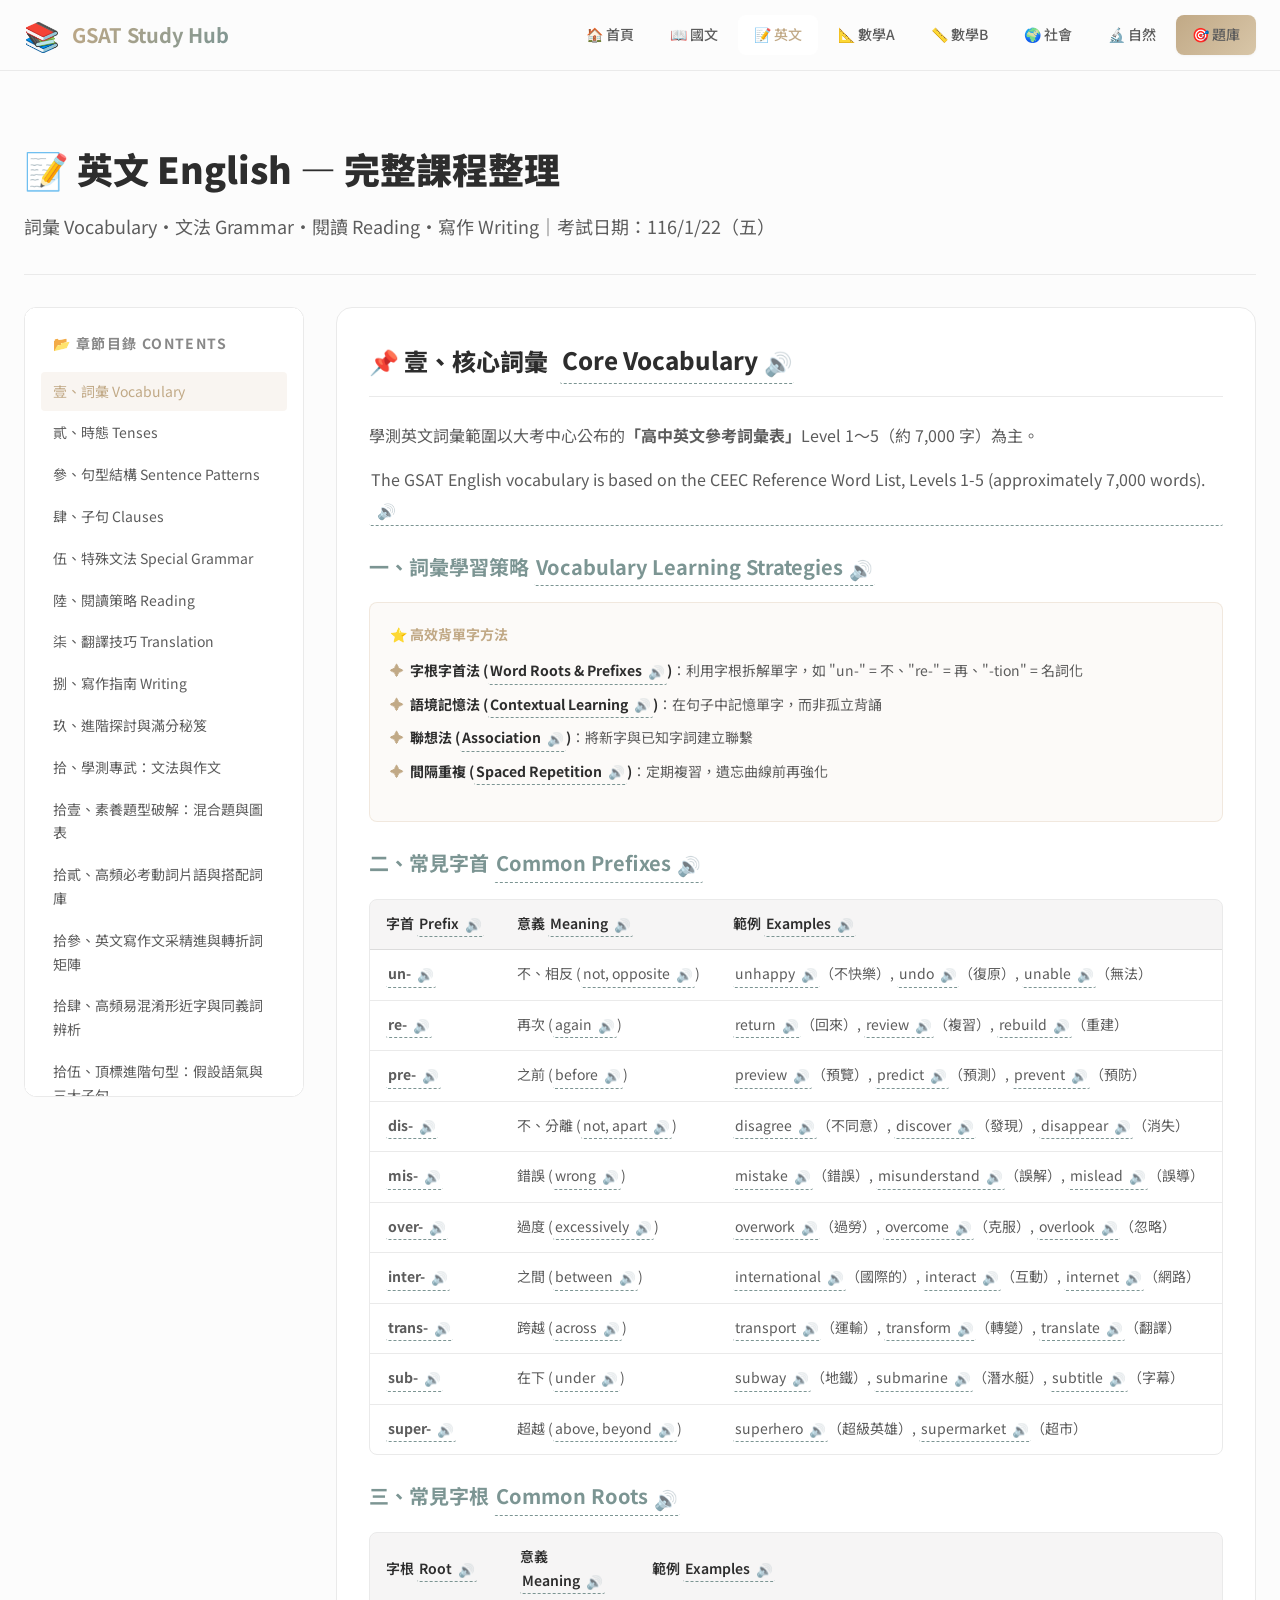
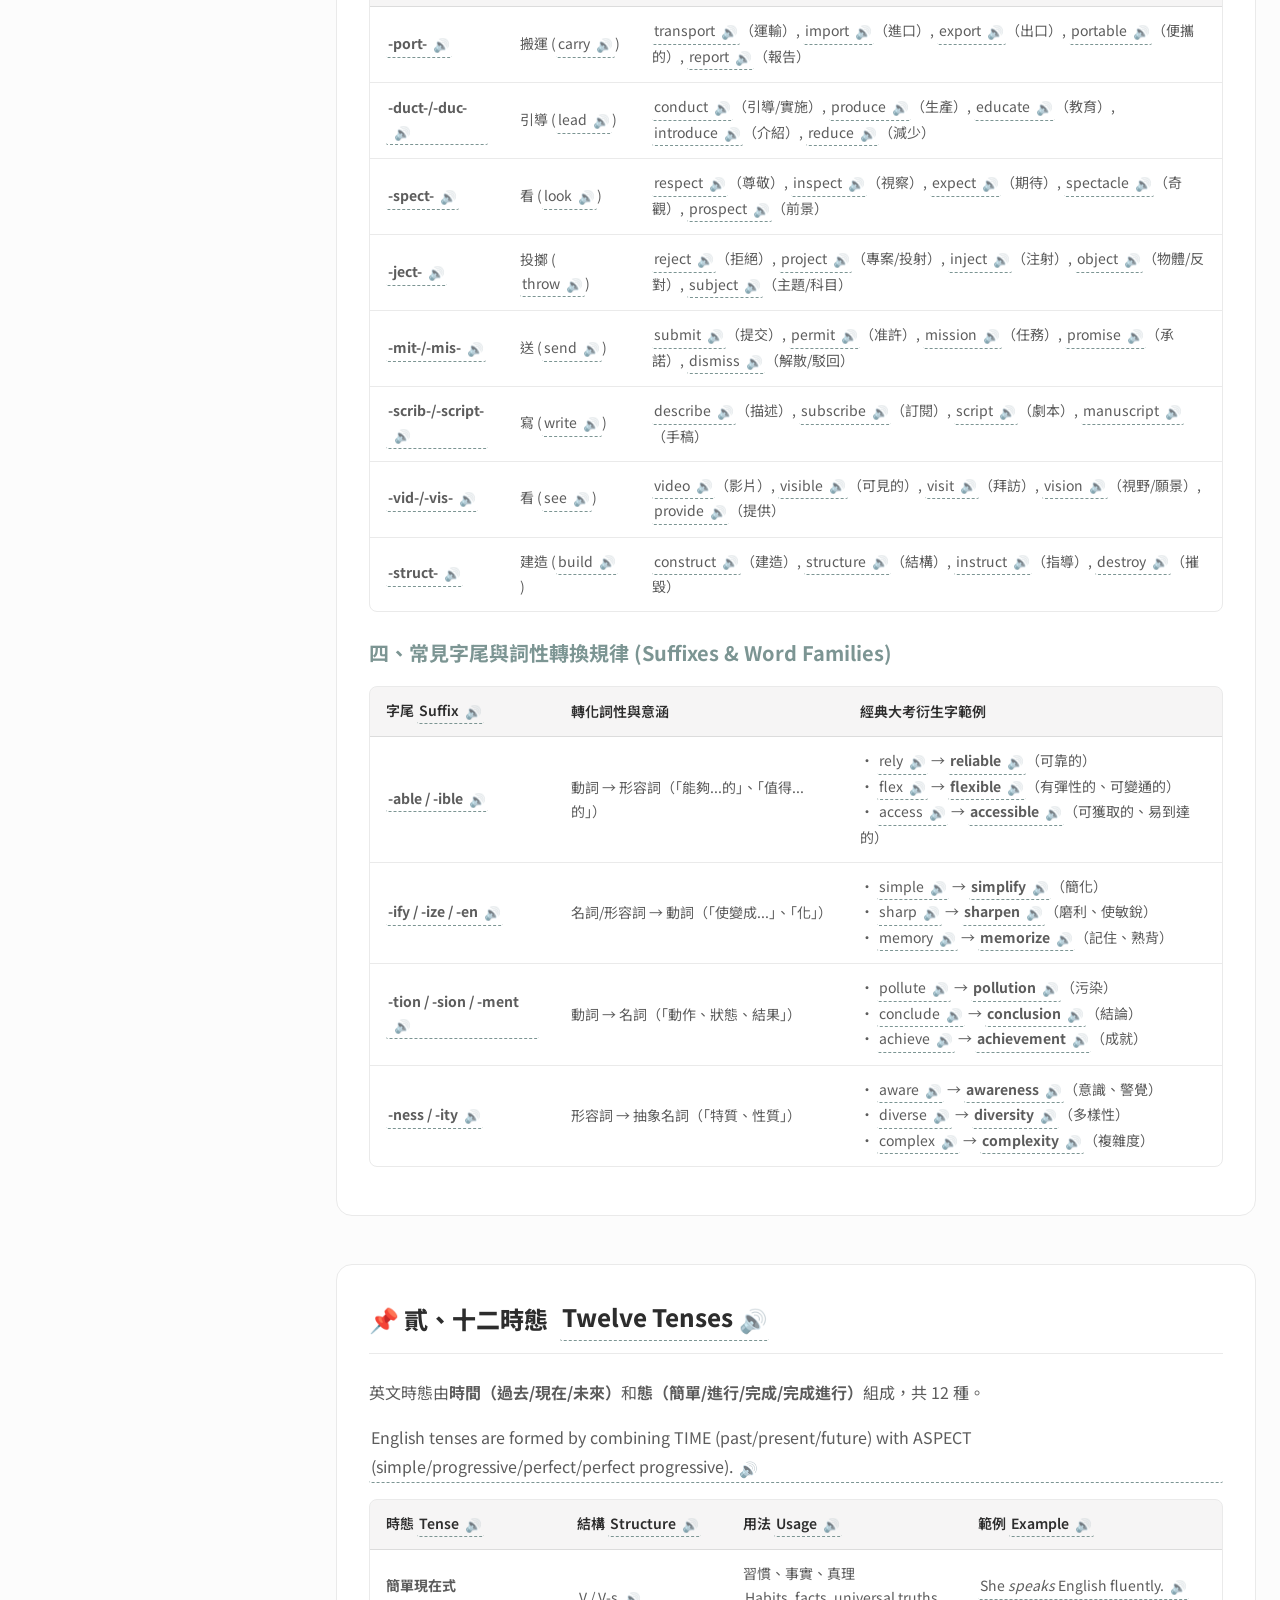
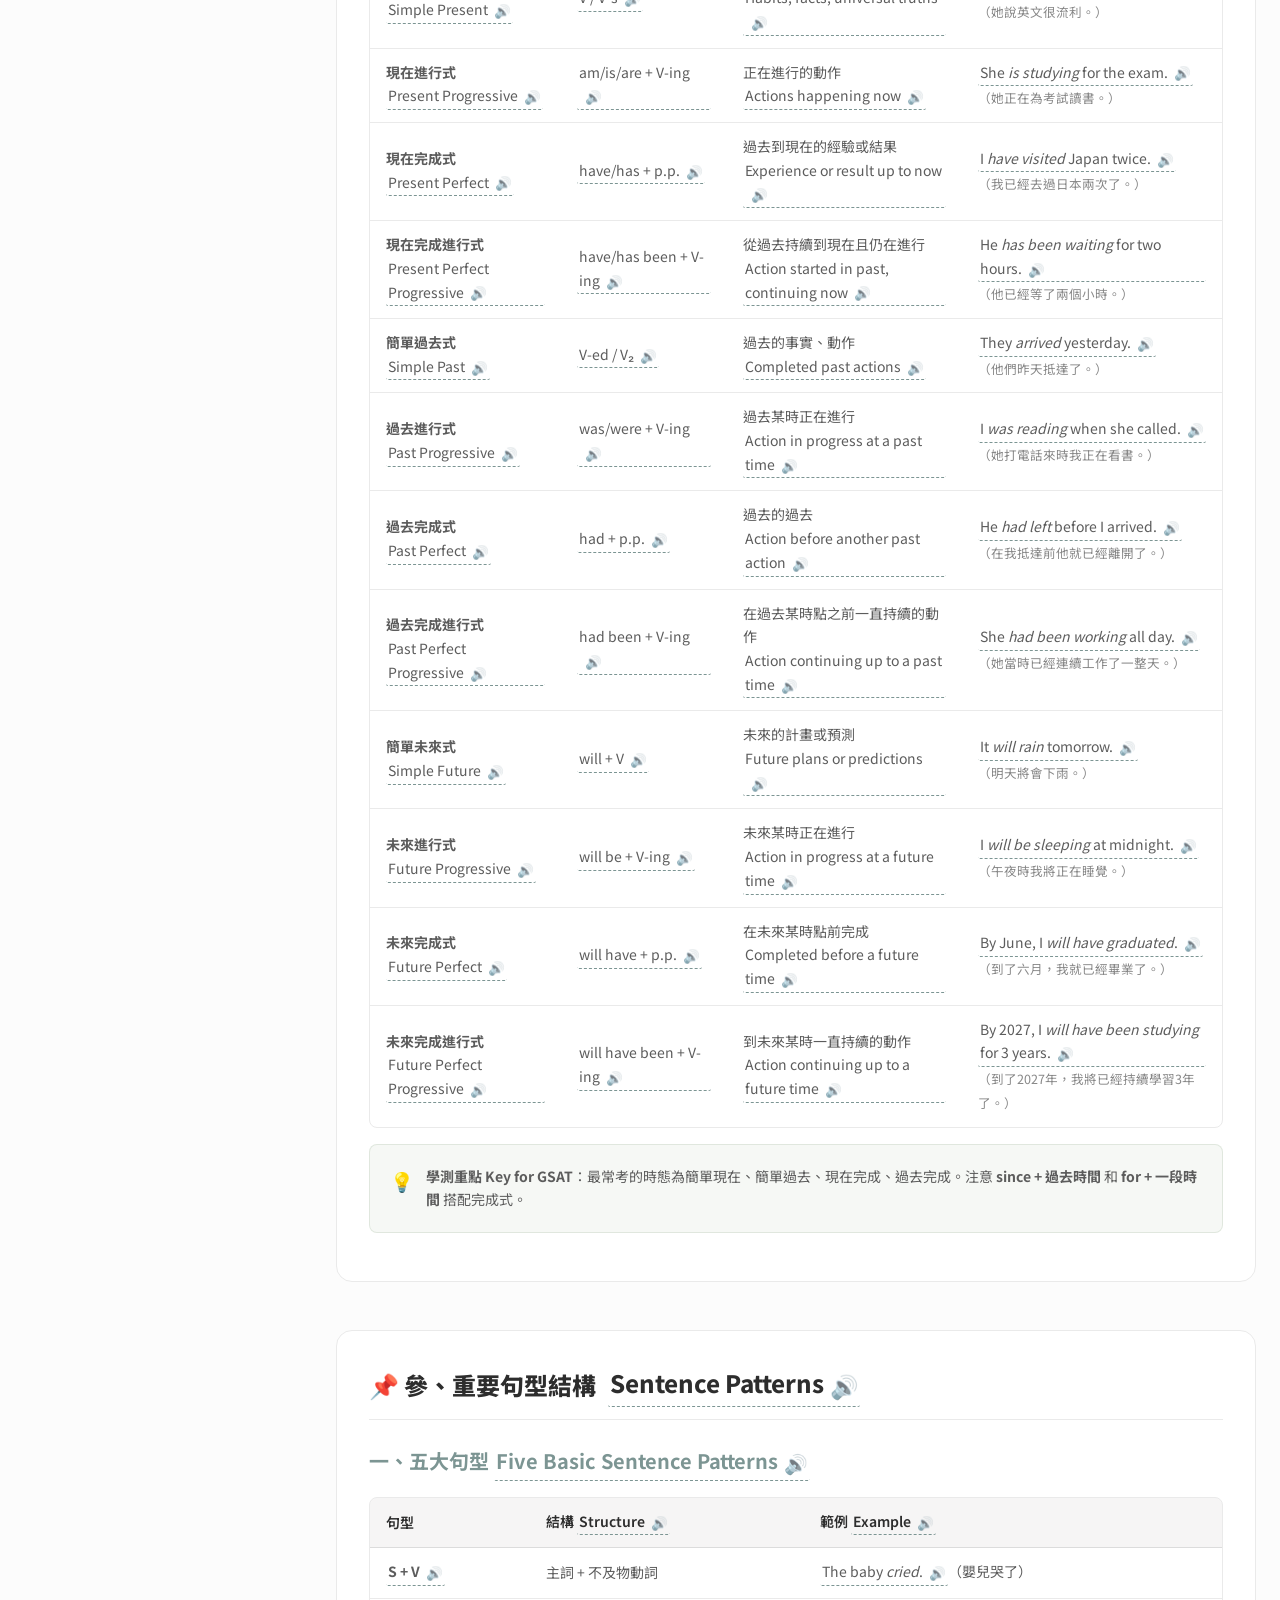
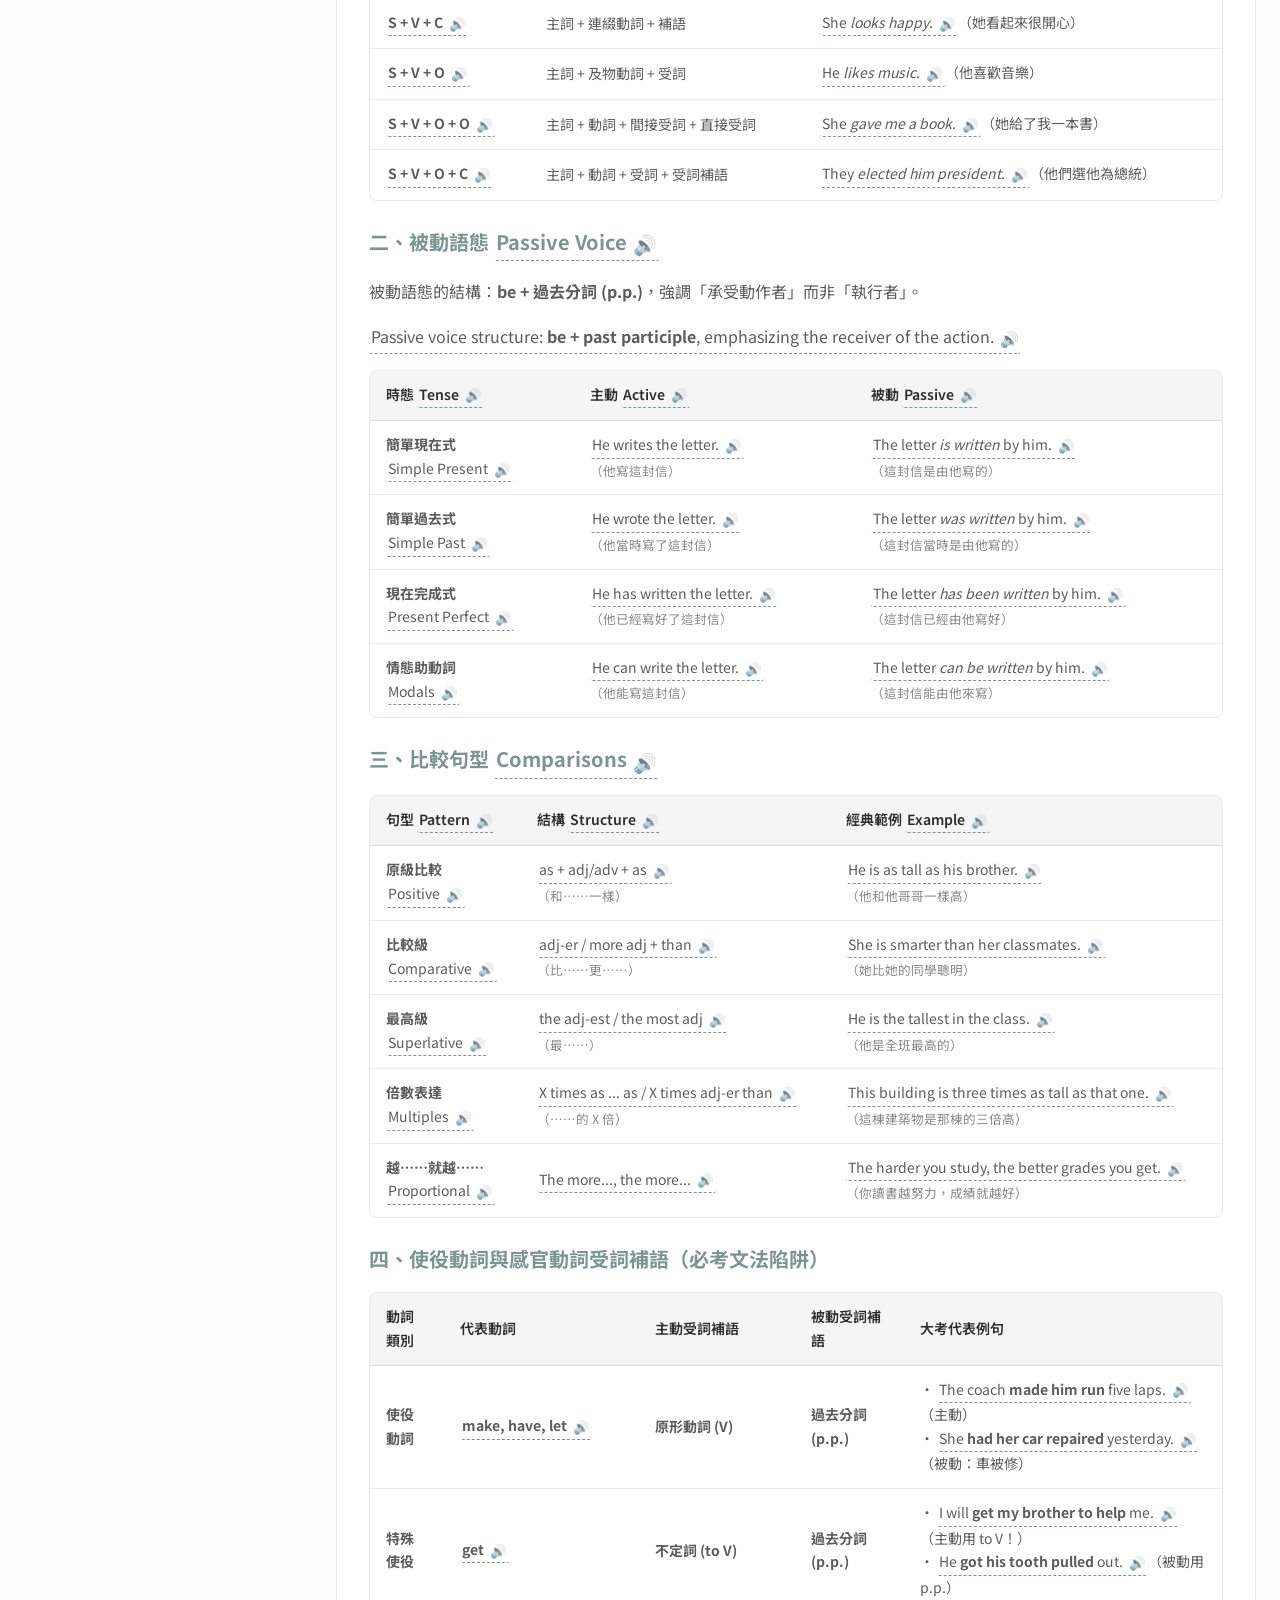
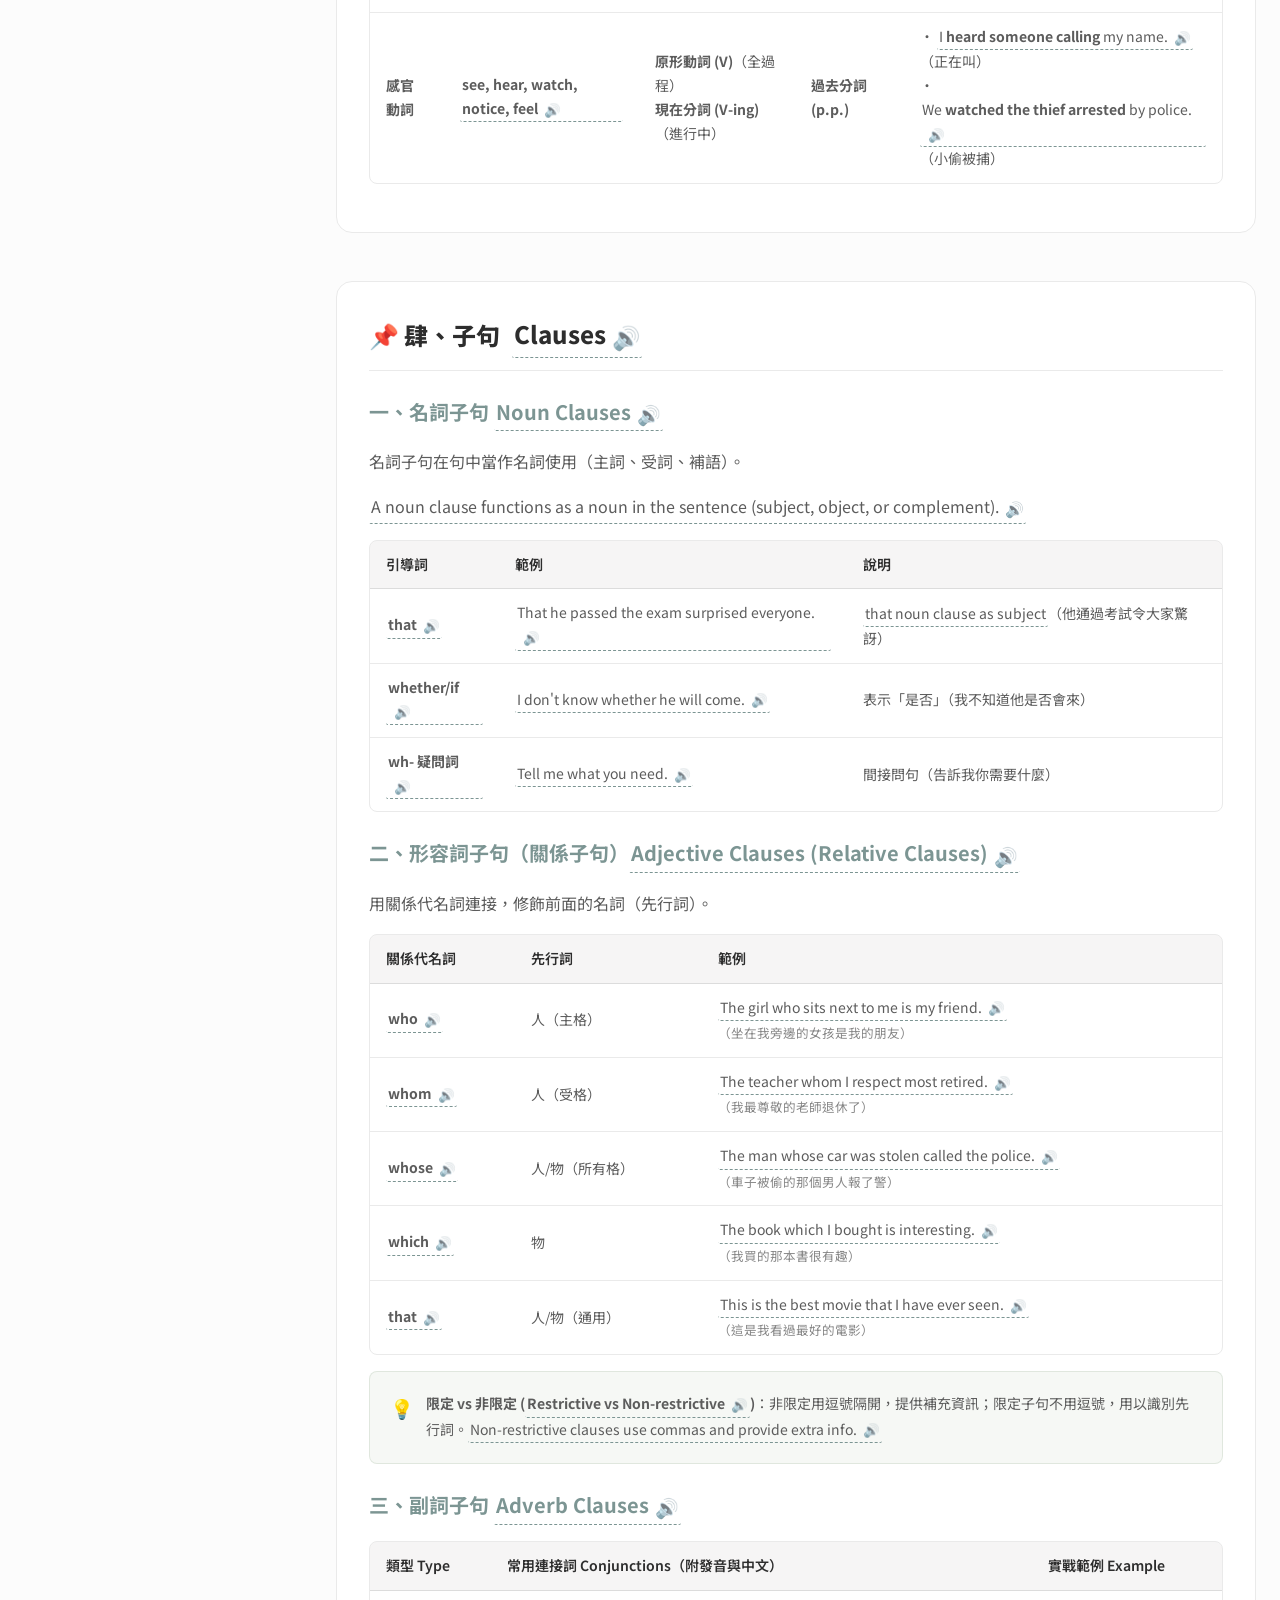
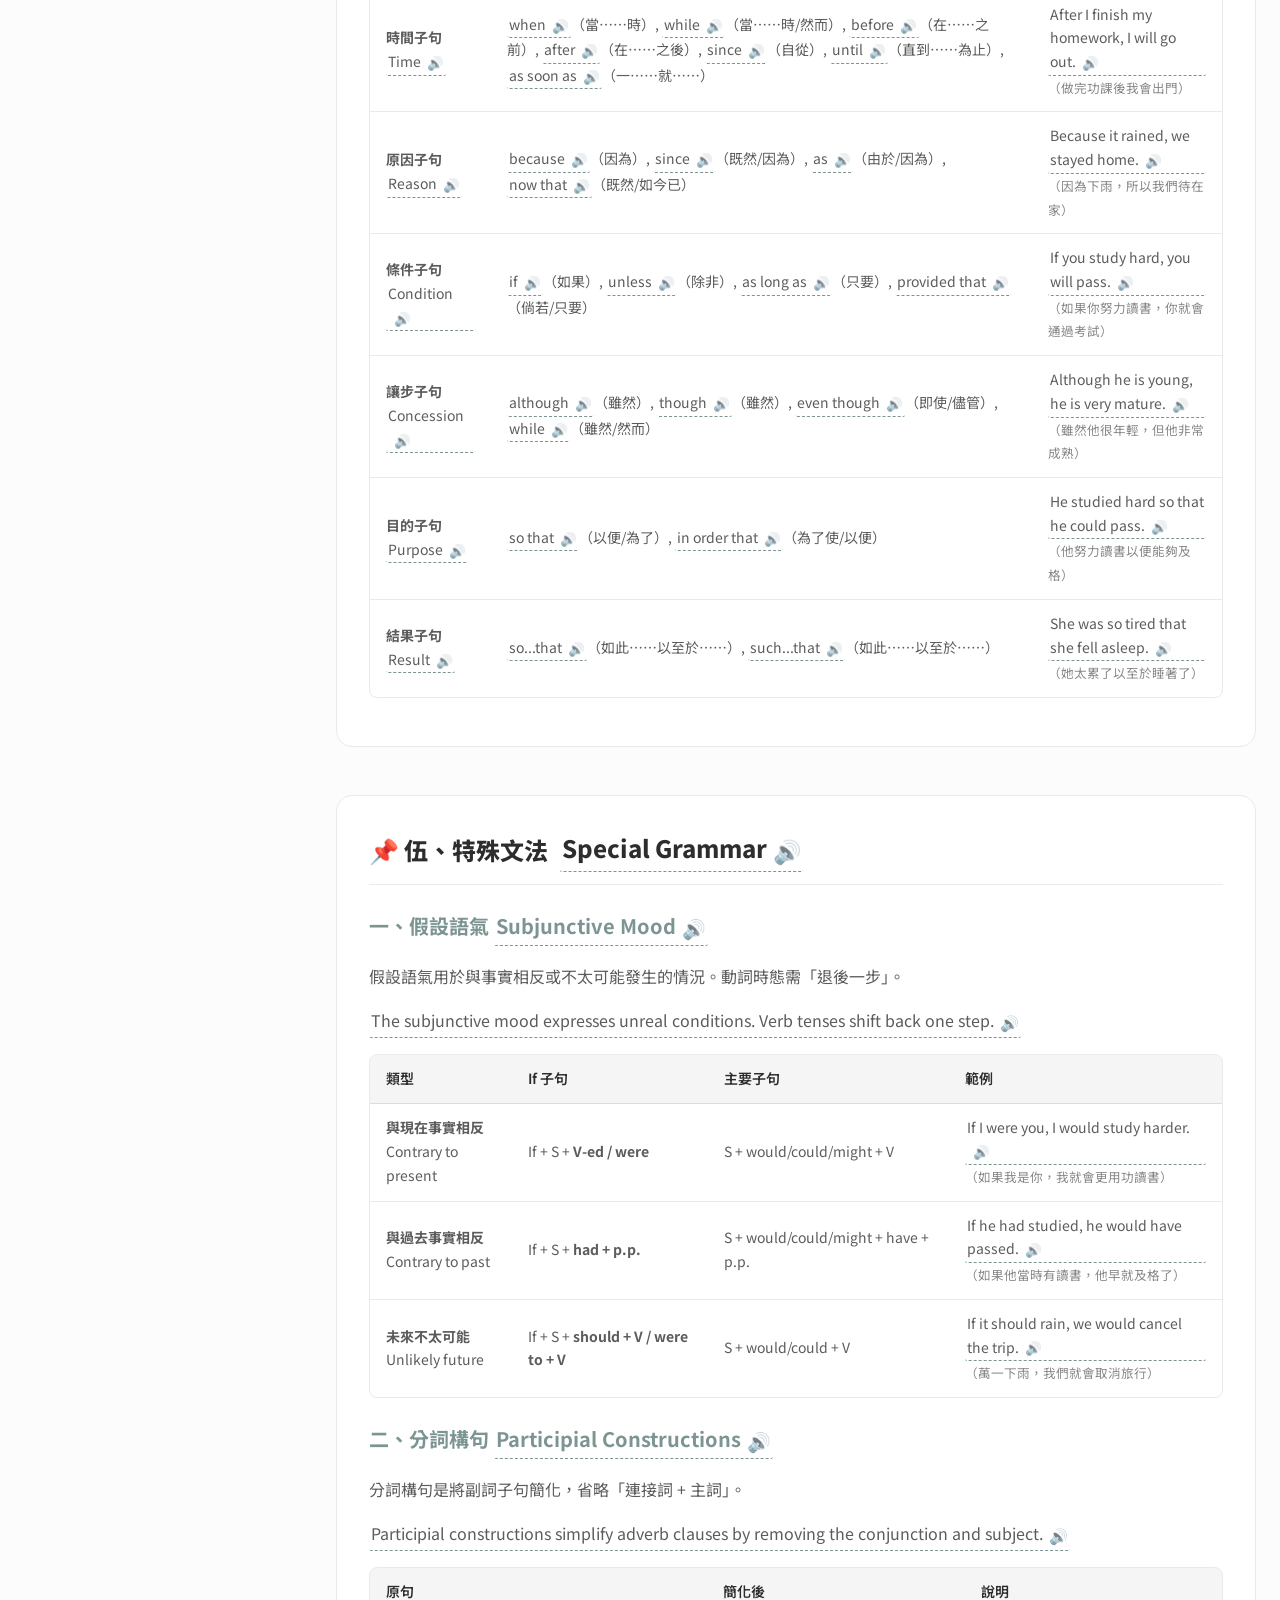
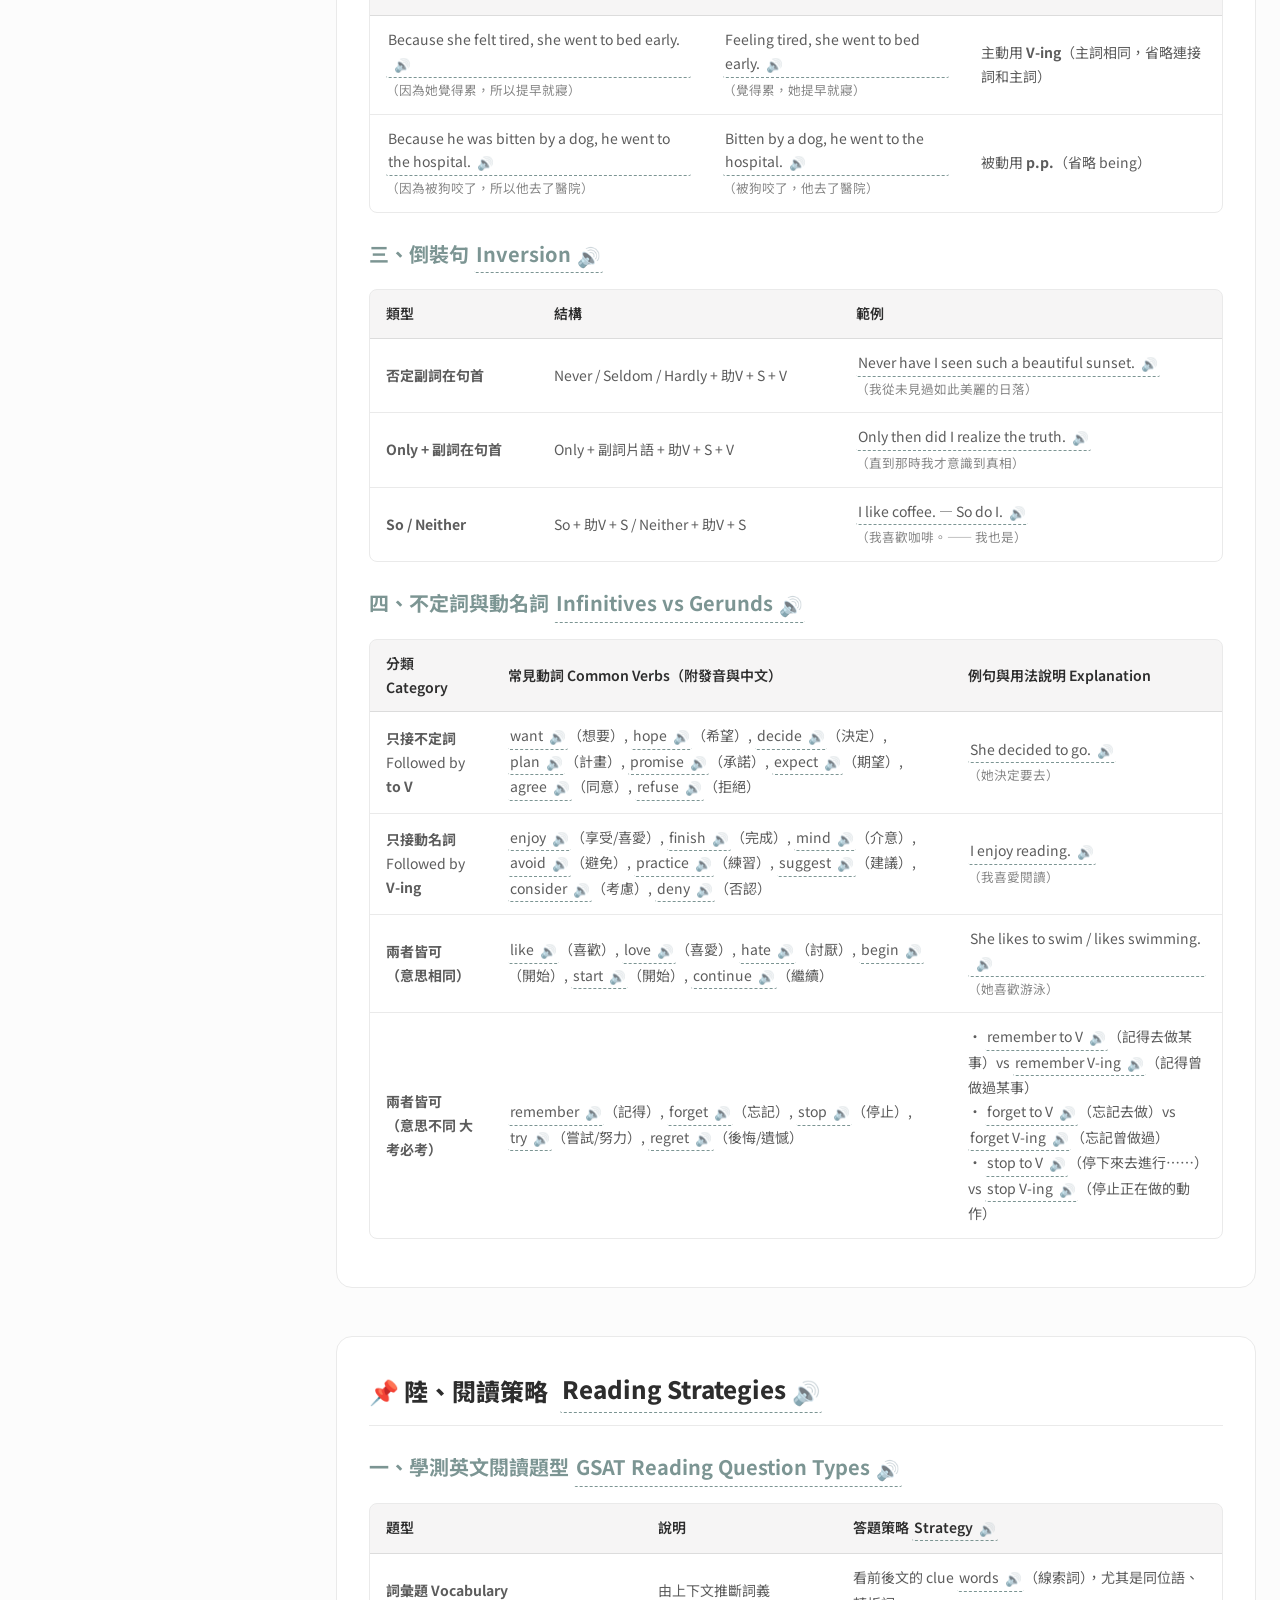
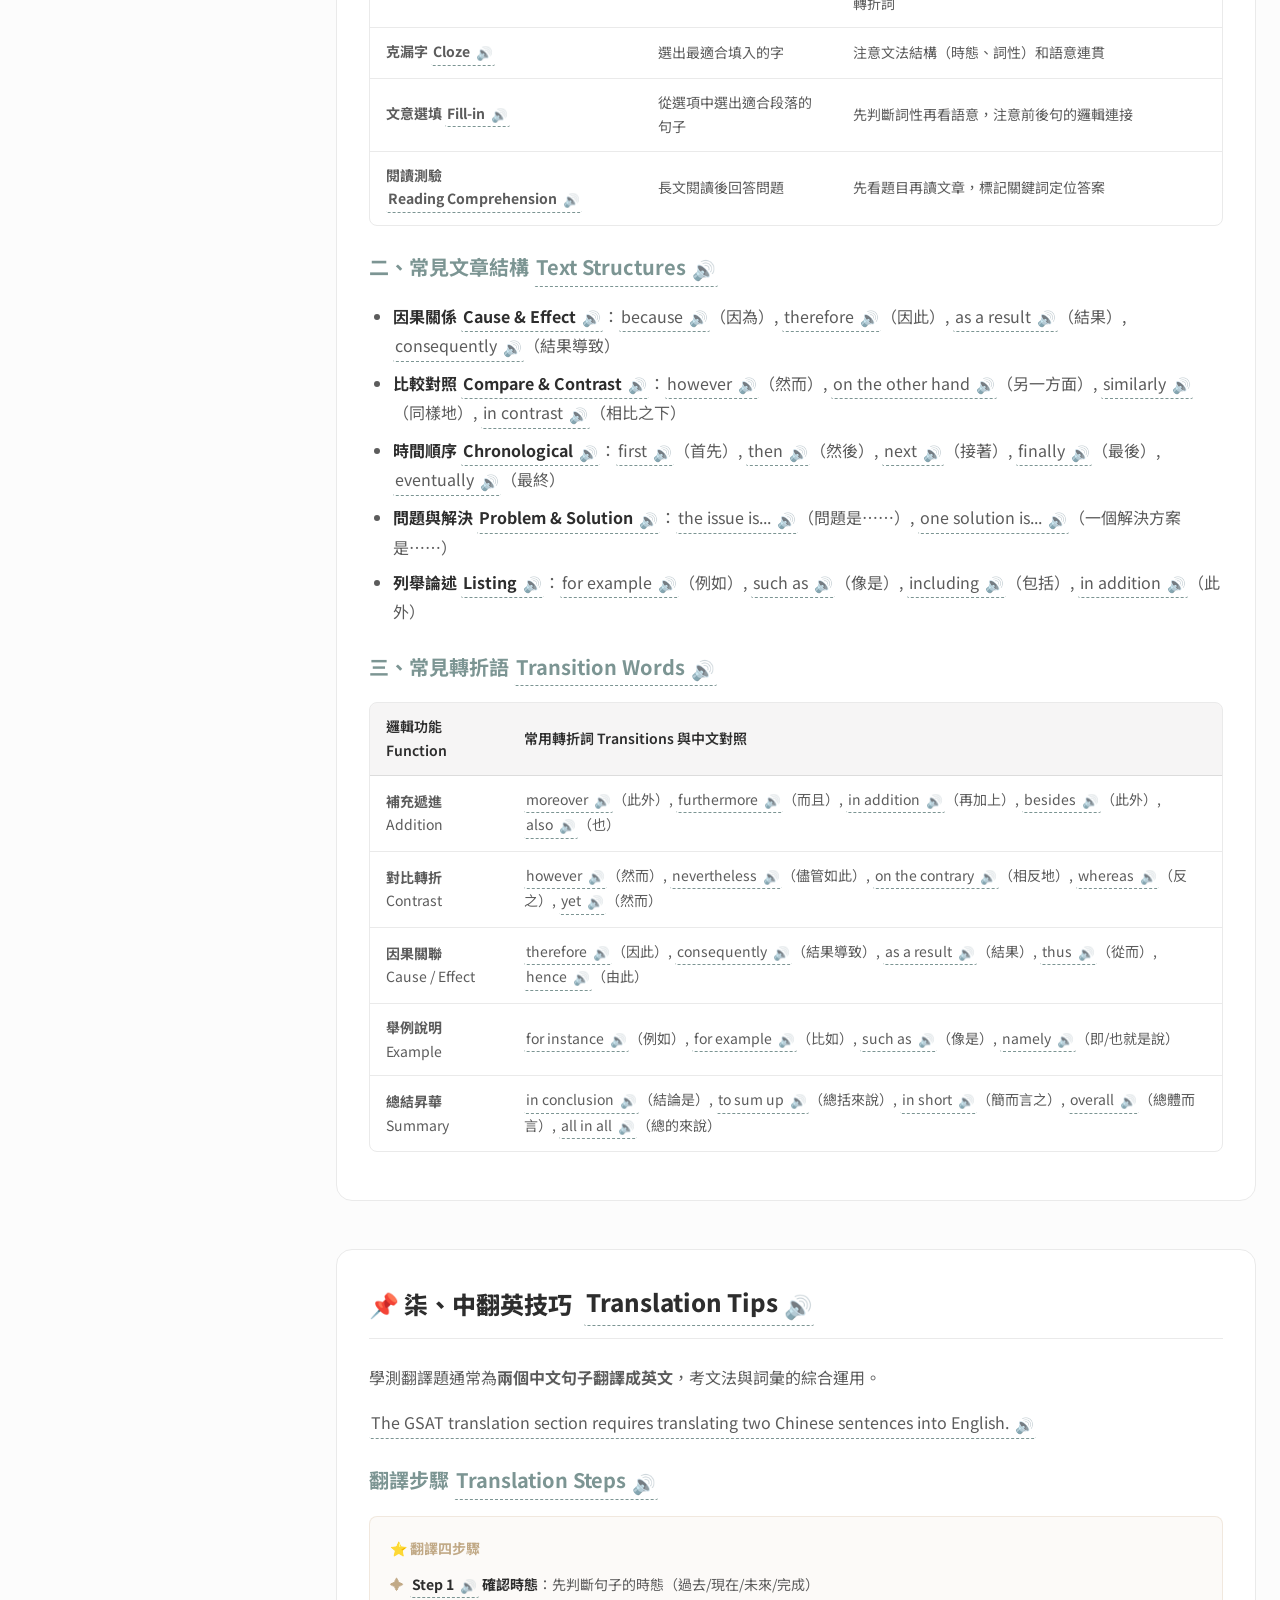
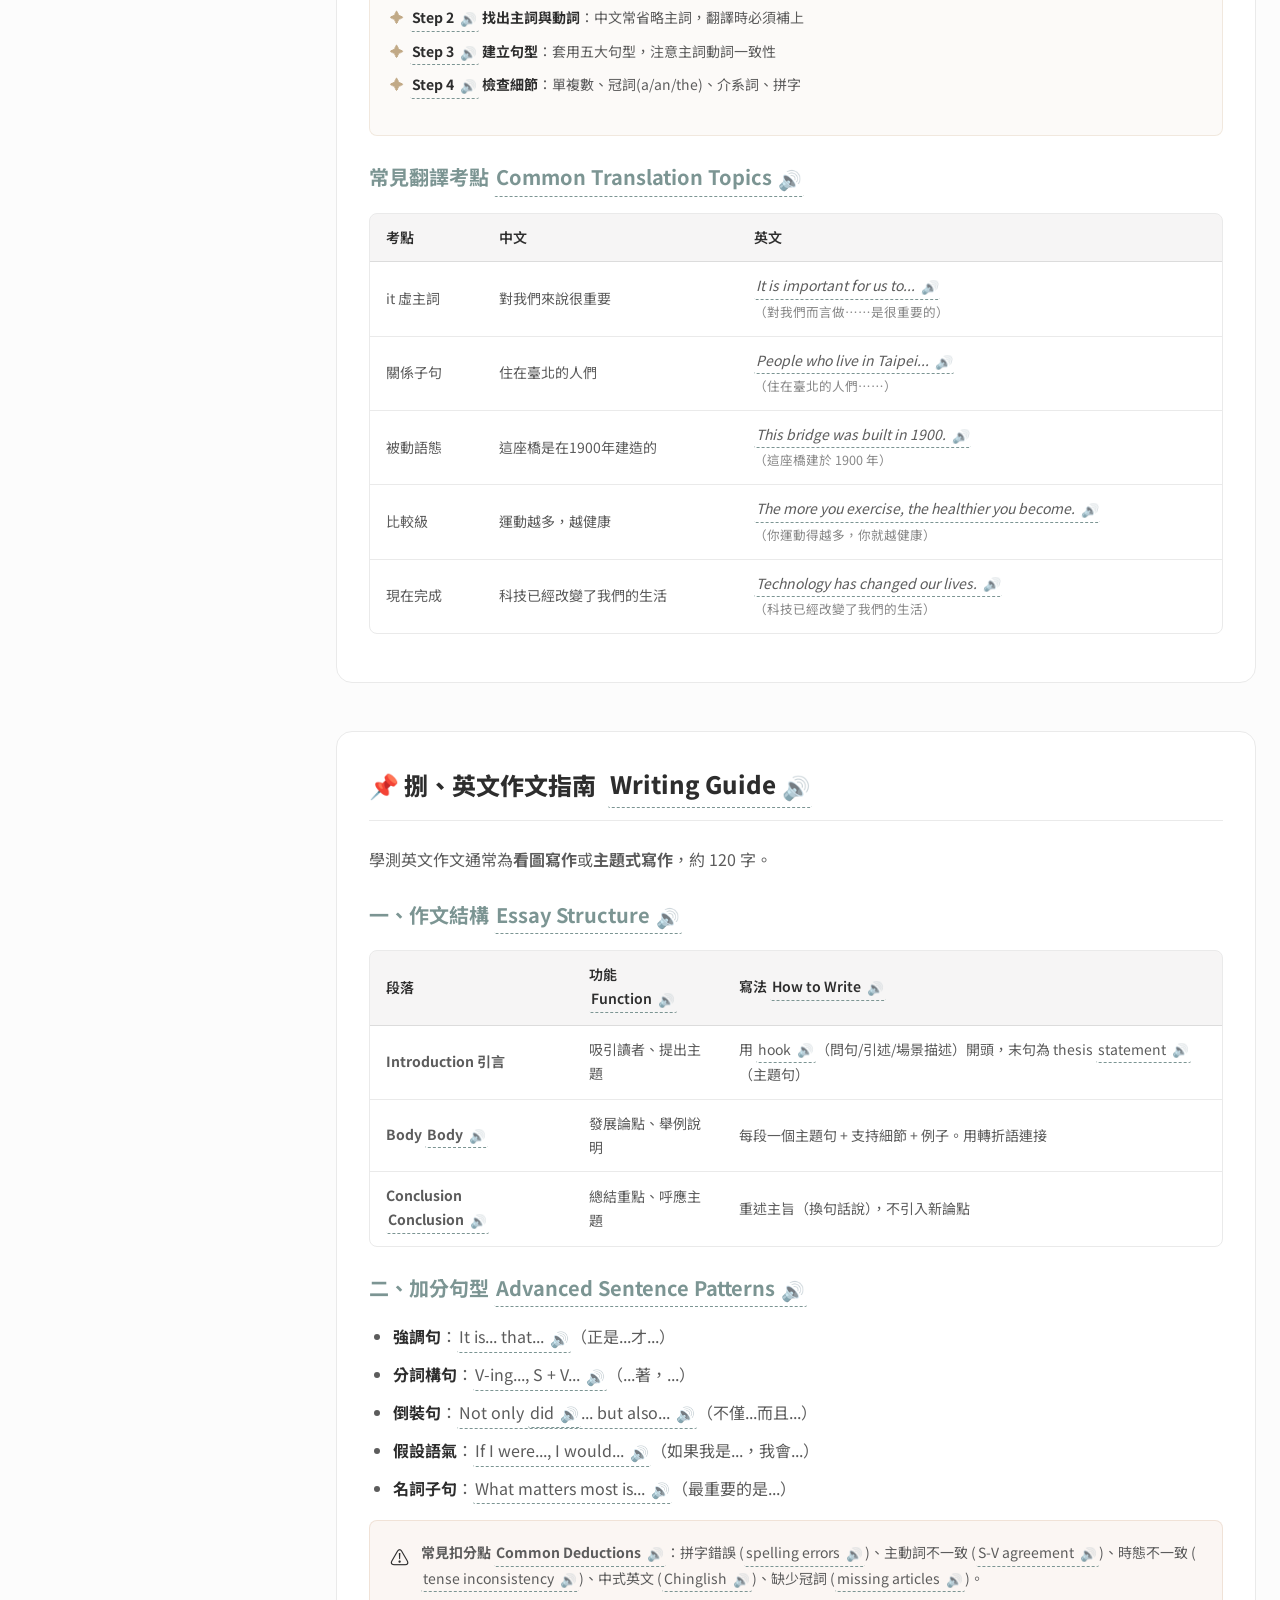
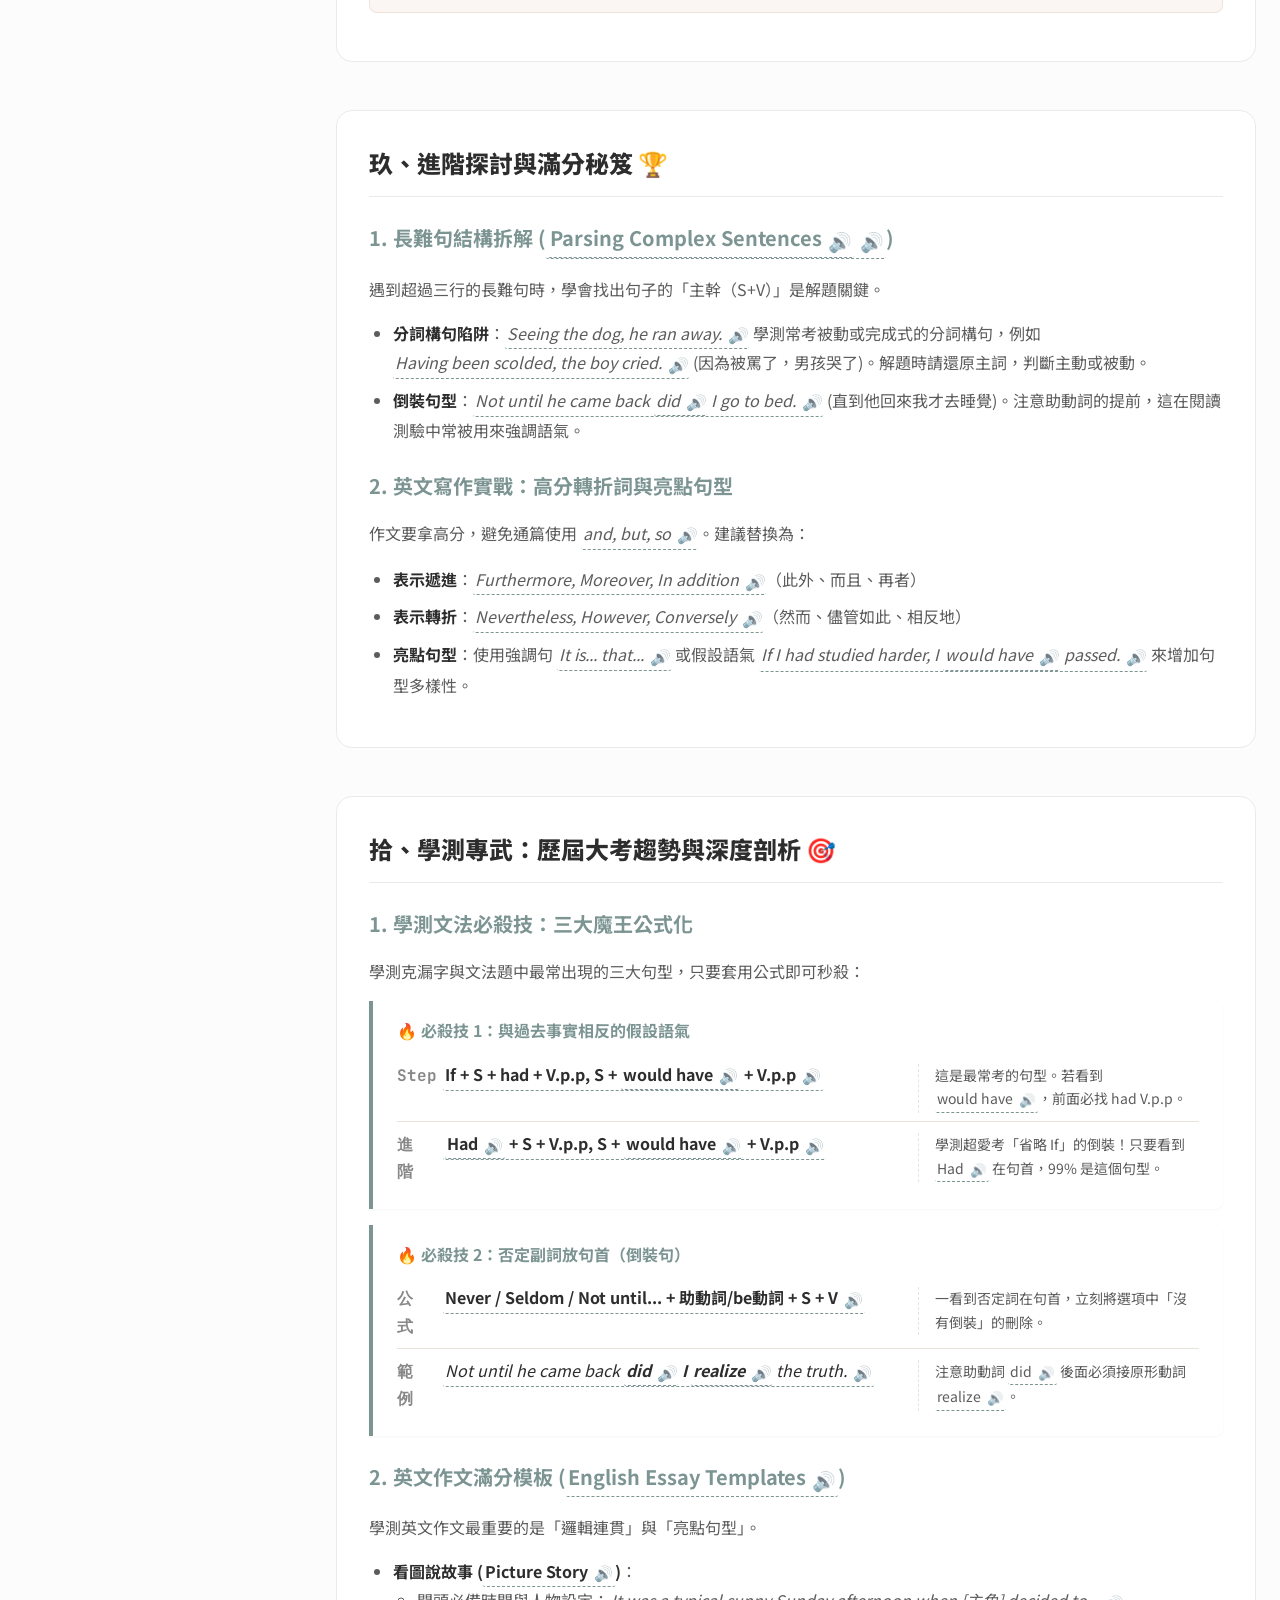
<file: subjects/english.html>
<!DOCTYPE html>
<html lang="zh-TW">
<head>
  <meta charset="UTF-8">
  <meta name="viewport" content="width=device-width, initial-scale=1.0">
  <meta name="description" content="英文完整課程 - 詞彙、文法、閱讀、寫作 English Course Review">
  <title>📝 英文 English | GSAT Study Hub</title>
  <link rel="stylesheet" href="../css/style.css">
</head>
<body>
  <nav class="navbar" id="navbar">
    <div class="navbar-inner">
      <a href="../index.html" class="navbar-brand"><span class="logo-icon">📚</span><span class="brand-text">GSAT Study Hub</span></a>
      <ul class="navbar-nav" id="navMenu">
        <li><a href="../index.html">🏠 首頁</a></li>
        <li><a href="chinese.html">📖 國文</a></li>
        <li><a href="english.html" class="active">📝 英文</a></li>
        <li><a href="math-a.html">📐 數學A</a></li>
        <li><a href="math-b.html">📏 數學B</a></li>
        <li><a href="social.html">🌍 社會</a></li>
        <li><a href="science.html">🔬 自然</a></li>
        <li><a href="../quiz/quiz.html?subject=english" class="btn btn-primary btn-sm">🎯 題庫</a></li>
      </ul>
      <button class="nav-toggle" id="navToggle" aria-label="Toggle navigation"><span></span><span></span><span></span></button>
    </div>
  </nav>

  <div class="subject-page container">
    <div class="subject-hero">
      <h1 class="subject-hero-title">📝 英文 English — 完整課程整理</h1>
      <p class="subject-hero-desc">詞彙 Vocabulary・文法 Grammar・閱讀 Reading・寫作 Writing｜考試日期：116/1/22（五）</p>
    </div>

    <div class="subject-layout">
      <aside class="sidebar">
        <div class="sidebar-title">📂 章節目錄 Contents</div>
        <ul class="sidebar-nav">
          <li><a href="#ch1" class="active">壹、詞彙 Vocabulary</a></li>
          <li><a href="#ch2">貳、時態 Tenses</a></li>
          <li><a href="#ch3">參、句型結構 Sentence Patterns</a></li>
          <li><a href="#ch4">肆、子句 Clauses</a></li>
          <li><a href="#ch5">伍、特殊文法 Special Grammar</a></li>
          <li><a href="#ch6">陸、閱讀策略 Reading</a></li>
          <li><a href="#ch7">柒、翻譯技巧 Translation</a></li>
          <li><a href="#ch8">捌、寫作指南 Writing</a></li>
        <li><a href="#ch-adv">玖、進階探討與滿分秘笈</a></li>
        <li><a href="#gsat-deep-en">拾、學測專武：文法與作文</a></li>
        <li><a href="#ch-adv2">拾壹、素養題型破解：混合題與圖表</a></li>
        <li><a href="#en-core-collocations">拾貳、高頻必考動詞片語與搭配詞庫</a></li>
        <li><a href="#en-rhetoric-writing">拾參、英文寫作文采精進與轉折詞矩陣</a></li>
        <li><a href="#en-confusing-words">拾肆、高頻易混淆形近字與同義詞辨析</a></li>
        <li><a href="#en-subjunctive-clauses">拾伍、頂標進階句型：假設語氣與三大子句</a></li>
        </ul>
        <div style="margin-top:var(--space-6);"><a href="../quiz/quiz.html?subject=english" class="btn btn-primary" style="width:100%;">🎯 英文題庫</a></div>
      </aside>

      <main class="content-area">

        <!-- 詞彙 -->
        <section class="content-section" id="ch1">
          <h2>📌 壹、核心詞彙 <span class="en-assist" data-tw="核心詞彙">Core Vocabulary<span class="speak-icon">🔊</span></span></h2>
          <p>學測英文詞彙範圍以大考中心公布的<strong>「高中英文參考詞彙表」</strong>Level 1～5（約 7,000 字）為主。</p>
          <p><span class="en-assist" data-tw="學測英文詞彙範圍以大考中心公布的「高中英文參考詞彙表」Level 1～5（約 7,000 字）為主。">The GSAT English vocabulary is based on the CEEC Reference Word List, Levels 1-5 (approximately 7,000 words).<span class="speak-icon">🔊</span></span></p>

          <h3>一、詞彙學習策略 <span class="en-assist" data-tw="單字學習策略">Vocabulary Learning Strategies<span class="speak-icon">🔊</span></span></h3>
          <div class="key-points">
            <div class="key-title">⭐ 高效背單字方法</div>
            <ul>
              <li><strong>字根字首法 (<span class="en-assist" data-tw="字根與字首">Word Roots & Prefixes<span class="speak-icon">🔊</span></span>)</strong>：利用字根拆解單字，如 "un-" = 不、"re-" = 再、"-tion" = 名詞化</li>
              <li><strong>語境記憶法 (<span class="en-assist" data-tw="語境學習">Contextual Learning<span class="speak-icon">🔊</span></span>)</strong>：在句子中記憶單字，而非孤立背誦</li>
              <li><strong>聯想法 (<span class="en-assist" data-tw="聯想">Association<span class="speak-icon">🔊</span></span>)</strong>：將新字與已知字詞建立聯繫</li>
              <li><strong>間隔重複 (<span class="en-assist" data-tw="間隔重複">Spaced Repetition<span class="speak-icon">🔊</span></span>)</strong>：定期複習，遺忘曲線前再強化</li>
            </ul>
          </div>

          <h3>二、常見字首 <span class="en-assist" data-tw="常見字首">Common Prefixes<span class="speak-icon">🔊</span></span></h3>
          <table class="data-table">
            <thead><tr><th>字首 <span class="en-assist" data-tw="字首">Prefix<span class="speak-icon">🔊</span></span></th><th>意義 <span class="en-assist" data-tw="意義">Meaning<span class="speak-icon">🔊</span></span></th><th>範例 <span class="en-assist" data-tw="範例">Examples<span class="speak-icon">🔊</span></span></th></tr></thead>
            <tbody>
              <tr><td><strong><span class="en-assist" data-tw="字首/字根">un-<span class="speak-icon">🔊</span></span></strong></td><td>不、相反 (<span class="en-assist" data-tw="相反">not, opposite<span class="speak-icon">🔊</span></span>)</td><td><span class="en-assist" data-tw="不快樂">unhappy<span class="speak-icon">🔊</span></span>（不快樂）, <span class="en-assist" data-tw="復原">undo<span class="speak-icon">🔊</span></span>（復原）, <span class="en-assist" data-tw="無法">unable<span class="speak-icon">🔊</span></span>（無法）</td></tr>
              <tr><td><strong><span class="en-assist" data-tw="字首/字根">re-<span class="speak-icon">🔊</span></span></strong></td><td>再次 (<span class="en-assist" data-tw="再次">again<span class="speak-icon">🔊</span></span>)</td><td><span class="en-assist" data-tw="回來">return<span class="speak-icon">🔊</span></span>（回來）, <span class="en-assist" data-tw="複習">review<span class="speak-icon">🔊</span></span>（複習）, <span class="en-assist" data-tw="重建">rebuild<span class="speak-icon">🔊</span></span>（重建）</td></tr>
              <tr><td><strong><span class="en-assist" data-tw="字首/字根">pre-<span class="speak-icon">🔊</span></span></strong></td><td>之前 (<span class="en-assist" data-tw="之前">before<span class="speak-icon">🔊</span></span>)</td><td><span class="en-assist" data-tw="預覽">preview<span class="speak-icon">🔊</span></span>（預覽）, <span class="en-assist" data-tw="預測">predict<span class="speak-icon">🔊</span></span>（預測）, <span class="en-assist" data-tw="預防">prevent<span class="speak-icon">🔊</span></span>（預防）</td></tr>
              <tr><td><strong><span class="en-assist" data-tw="字首/字根">dis-<span class="speak-icon">🔊</span></span></strong></td><td>不、分離 (<span class="en-assist" data-tw="分離">not, apart<span class="speak-icon">🔊</span></span>)</td><td><span class="en-assist" data-tw="不同意">disagree<span class="speak-icon">🔊</span></span>（不同意）, <span class="en-assist" data-tw="發現">discover<span class="speak-icon">🔊</span></span>（發現）, <span class="en-assist" data-tw="消失">disappear<span class="speak-icon">🔊</span></span>（消失）</td></tr>
              <tr><td><strong><span class="en-assist" data-tw="字首/字根">mis-<span class="speak-icon">🔊</span></span></strong></td><td>錯誤 (<span class="en-assist" data-tw="錯誤">wrong<span class="speak-icon">🔊</span></span>)</td><td><span class="en-assist" data-tw="錯誤">mistake<span class="speak-icon">🔊</span></span>（錯誤）, <span class="en-assist" data-tw="誤解">misunderstand<span class="speak-icon">🔊</span></span>（誤解）, <span class="en-assist" data-tw="誤導">mislead<span class="speak-icon">🔊</span></span>（誤導）</td></tr>
              <tr><td><strong><span class="en-assist" data-tw="字首/字根">over-<span class="speak-icon">🔊</span></span></strong></td><td>過度 (<span class="en-assist" data-tw="過度">excessively<span class="speak-icon">🔊</span></span>)</td><td><span class="en-assist" data-tw="過勞">overwork<span class="speak-icon">🔊</span></span>（過勞）, <span class="en-assist" data-tw="克服">overcome<span class="speak-icon">🔊</span></span>（克服）, <span class="en-assist" data-tw="忽略">overlook<span class="speak-icon">🔊</span></span>（忽略）</td></tr>
              <tr><td><strong><span class="en-assist" data-tw="字首/字根">inter-<span class="speak-icon">🔊</span></span></strong></td><td>之間 (<span class="en-assist" data-tw="之間">between<span class="speak-icon">🔊</span></span>)</td><td><span class="en-assist" data-tw="國際的">international<span class="speak-icon">🔊</span></span>（國際的）, <span class="en-assist" data-tw="互動">interact<span class="speak-icon">🔊</span></span>（互動）, <span class="en-assist" data-tw="網路">internet<span class="speak-icon">🔊</span></span>（網路）</td></tr>
              <tr><td><strong><span class="en-assist" data-tw="字首/字根">trans-<span class="speak-icon">🔊</span></span></strong></td><td>跨越 (<span class="en-assist" data-tw="跨越">across<span class="speak-icon">🔊</span></span>)</td><td><span class="en-assist" data-tw="運輸">transport<span class="speak-icon">🔊</span></span>（運輸）, <span class="en-assist" data-tw="轉變">transform<span class="speak-icon">🔊</span></span>（轉變）, <span class="en-assist" data-tw="翻譯">translate<span class="speak-icon">🔊</span></span>（翻譯）</td></tr>
              <tr><td><strong><span class="en-assist" data-tw="字首/字根">sub-<span class="speak-icon">🔊</span></span></strong></td><td>在下 (<span class="en-assist" data-tw="在下">under<span class="speak-icon">🔊</span></span>)</td><td><span class="en-assist" data-tw="地鐵">subway<span class="speak-icon">🔊</span></span>（地鐵）, <span class="en-assist" data-tw="潛水艇">submarine<span class="speak-icon">🔊</span></span>（潛水艇）, <span class="en-assist" data-tw="字幕">subtitle<span class="speak-icon">🔊</span></span>（字幕）</td></tr>
              <tr><td><strong><span class="en-assist" data-tw="字首/字根">super-<span class="speak-icon">🔊</span></span></strong></td><td>超越 (<span class="en-assist" data-tw="超越">above, beyond<span class="speak-icon">🔊</span></span>)</td><td><span class="en-assist" data-tw="超級英雄">superhero<span class="speak-icon">🔊</span></span>（超級英雄）, <span class="en-assist" data-tw="超市">supermarket<span class="speak-icon">🔊</span></span>（超市）</td></tr>
            </tbody>
          </table>

          <h3>三、常見字根 <span class="en-assist" data-tw="常見字根">Common Roots<span class="speak-icon">🔊</span></span></h3>
          <table class="data-table">
            <thead><tr><th>字根 <span class="en-assist" data-tw="字根">Root<span class="speak-icon">🔊</span></span></th><th>意義 <span class="en-assist" data-tw="意義">Meaning<span class="speak-icon">🔊</span></span></th><th>範例 <span class="en-assist" data-tw="範例">Examples<span class="speak-icon">🔊</span></span></th></tr></thead>
            <tbody>
              <tr><td><strong><span class="en-assist" data-tw="字首/字根">-port-<span class="speak-icon">🔊</span></span></strong></td><td>搬運 (<span class="en-assist" data-tw="搬運">carry<span class="speak-icon">🔊</span></span>)</td><td><span class="en-assist" data-tw="運輸">transport<span class="speak-icon">🔊</span></span>（運輸）, <span class="en-assist" data-tw="進口">import<span class="speak-icon">🔊</span></span>（進口）, <span class="en-assist" data-tw="出口">export<span class="speak-icon">🔊</span></span>（出口）, <span class="en-assist" data-tw="可攜帶的">portable<span class="speak-icon">🔊</span></span>（便攜的）, <span class="en-assist" data-tw="報告">report<span class="speak-icon">🔊</span></span>（報告）</td></tr>
              <tr><td><strong><span class="en-assist" data-tw="字首/字根">-duct-/-duc-<span class="speak-icon">🔊</span></span></strong></td><td>引導 (<span class="en-assist" data-tw="引導">lead<span class="speak-icon">🔊</span></span>)</td><td><span class="en-assist" data-tw="執行/引導">conduct<span class="speak-icon">🔊</span></span>（引導/實施）, <span class="en-assist" data-tw="生產">produce<span class="speak-icon">🔊</span></span>（生產）, <span class="en-assist" data-tw="教育">educate<span class="speak-icon">🔊</span></span>（教育）, <span class="en-assist" data-tw="介紹">introduce<span class="speak-icon">🔊</span></span>（介紹）, <span class="en-assist" data-tw="減少">reduce<span class="speak-icon">🔊</span></span>（減少）</td></tr>
              <tr><td><strong><span class="en-assist" data-tw="字首/字根">-spect-<span class="speak-icon">🔊</span></span></strong></td><td>看 (<span class="en-assist" data-tw="看">look<span class="speak-icon">🔊</span></span>)</td><td><span class="en-assist" data-tw="尊重">respect<span class="speak-icon">🔊</span></span>（尊敬）, <span class="en-assist" data-tw="檢查">inspect<span class="speak-icon">🔊</span></span>（視察）, <span class="en-assist" data-tw="期待">expect<span class="speak-icon">🔊</span></span>（期待）, <span class="en-assist" data-tw="奇觀/眼鏡">spectacle<span class="speak-icon">🔊</span></span>（奇觀）, <span class="en-assist" data-tw="前景">prospect<span class="speak-icon">🔊</span></span>（前景）</td></tr>
              <tr><td><strong><span class="en-assist" data-tw="字首/字根">-ject-<span class="speak-icon">🔊</span></span></strong></td><td>投擲 (<span class="en-assist" data-tw="投擲">throw<span class="speak-icon">🔊</span></span>)</td><td><span class="en-assist" data-tw="拒絕">reject<span class="speak-icon">🔊</span></span>（拒絕）, <span class="en-assist" data-tw="專案/投射">project<span class="speak-icon">🔊</span></span>（專案/投射）, <span class="en-assist" data-tw="注射">inject<span class="speak-icon">🔊</span></span>（注射）, <span class="en-assist" data-tw="反對/物體">object<span class="speak-icon">🔊</span></span>（物體/反對）, <span class="en-assist" data-tw="主題/科目">subject<span class="speak-icon">🔊</span></span>（主題/科目）</td></tr>
              <tr><td><strong><span class="en-assist" data-tw="字首/字根">-mit-/-mis-<span class="speak-icon">🔊</span></span></strong></td><td>送 (<span class="en-assist" data-tw="送">send<span class="speak-icon">🔊</span></span>)</td><td><span class="en-assist" data-tw="提交">submit<span class="speak-icon">🔊</span></span>（提交）, <span class="en-assist" data-tw="允許">permit<span class="speak-icon">🔊</span></span>（准許）, <span class="en-assist" data-tw="任務">mission<span class="speak-icon">🔊</span></span>（任務）, <span class="en-assist" data-tw="承諾">promise<span class="speak-icon">🔊</span></span>（承諾）, <span class="en-assist" data-tw="解散/駁回">dismiss<span class="speak-icon">🔊</span></span>（解散/駁回）</td></tr>
              <tr><td><strong><span class="en-assist" data-tw="字首/字根">-scrib-/-script-<span class="speak-icon">🔊</span></span></strong></td><td>寫 (<span class="en-assist" data-tw="寫">write<span class="speak-icon">🔊</span></span>)</td><td><span class="en-assist" data-tw="描述">describe<span class="speak-icon">🔊</span></span>（描述）, <span class="en-assist" data-tw="訂閱">subscribe<span class="speak-icon">🔊</span></span>（訂閱）, <span class="en-assist" data-tw="腳本">script<span class="speak-icon">🔊</span></span>（劇本）, <span class="en-assist" data-tw="手稿">manuscript<span class="speak-icon">🔊</span></span>（手稿）</td></tr>
              <tr><td><strong><span class="en-assist" data-tw="字首/字根">-vid-/-vis-<span class="speak-icon">🔊</span></span></strong></td><td>看 (<span class="en-assist" data-tw="看">see<span class="speak-icon">🔊</span></span>)</td><td><span class="en-assist" data-tw="影片">video<span class="speak-icon">🔊</span></span>（影片）, <span class="en-assist" data-tw="可見的">visible<span class="speak-icon">🔊</span></span>（可見的）, <span class="en-assist" data-tw="訪問">visit<span class="speak-icon">🔊</span></span>（拜訪）, <span class="en-assist" data-tw="願景/視力">vision<span class="speak-icon">🔊</span></span>（視野/願景）, <span class="en-assist" data-tw="提供">provide<span class="speak-icon">🔊</span></span>（提供）</td></tr>
              <tr><td><strong><span class="en-assist" data-tw="字首/字根">-struct-<span class="speak-icon">🔊</span></span></strong></td><td>建造 (<span class="en-assist" data-tw="建造">build<span class="speak-icon">🔊</span></span>)</td><td><span class="en-assist" data-tw="建造">construct<span class="speak-icon">🔊</span></span>（建造）, <span class="en-assist" data-tw="結構">structure<span class="speak-icon">🔊</span></span>（結構）, <span class="en-assist" data-tw="指導">instruct<span class="speak-icon">🔊</span></span>（指導）, <span class="en-assist" data-tw="摧毀">destroy<span class="speak-icon">🔊</span></span>（摧毀）</td></tr>
            </tbody>
          </table>
        
          <h3>四、常見字尾與詞性轉換規律 (Suffixes & Word Families)</h3>
          <table class="data-table">
            <thead>
              <tr>
                <th>字尾 <span class="en-assist" data-tw="字尾">Suffix<span class="speak-icon">🔊</span></span></th>
                <th>轉化詞性與意涵</th>
                <th>經典大考衍生字範例</th>
              </tr>
            </thead>
            <tbody>
              <tr>
                <td><strong><span class="en-assist" data-tw="可...的字尾">-able / -ible<span class="speak-icon">🔊</span></span></strong></td>
                <td>動詞 → 形容詞（「能夠...的」、「值得...的」）</td>
                <td>• <span class="en-assist" data-tw="依靠">rely<span class="speak-icon">🔊</span></span> → <strong><span class="en-assist" data-tw="可靠的">reliable<span class="speak-icon">🔊</span></span></strong>（可靠的）<br>• <span class="en-assist" data-tw="彎曲">flex<span class="speak-icon">🔊</span></span> → <strong><span class="en-assist" data-tw="有彈性可變通的">flexible<span class="speak-icon">🔊</span></span></strong>（有彈性的、可變通的）<br>• <span class="en-assist" data-tw="接近">access<span class="speak-icon">🔊</span></span> → <strong><span class="en-assist" data-tw="可獲取易到達的">accessible<span class="speak-icon">🔊</span></span></strong>（可獲取的、易到達的）</td>
              </tr>
              <tr>
                <td><strong><span class="en-assist" data-tw="動詞化字尾">-ify / -ize / -en<span class="speak-icon">🔊</span></span></strong></td>
                <td>名詞/形容詞 → 動詞（「使變成...」、「化」）</td>
                <td>• <span class="en-assist" data-tw="簡單的">simple<span class="speak-icon">🔊</span></span> → <strong><span class="en-assist" data-tw="簡化">simplify<span class="speak-icon">🔊</span></span></strong>（簡化）<br>• <span class="en-assist" data-tw="鋒利的">sharp<span class="speak-icon">🔊</span></span> → <strong><span class="en-assist" data-tw="磨利/使敏銳">sharpen<span class="speak-icon">🔊</span></span></strong>（磨利、使敏銳）<br>• <span class="en-assist" data-tw="記憶">memory<span class="speak-icon">🔊</span></span> → <strong><span class="en-assist" data-tw="記住/熟背">memorize<span class="speak-icon">🔊</span></span></strong>（記住、熟背）</td>
              </tr>
              <tr>
                <td><strong><span class="en-assist" data-tw="名詞化字尾">-tion / -sion / -ment<span class="speak-icon">🔊</span></span></strong></td>
                <td>動詞 → 名詞（「動作、狀態、結果」）</td>
                <td>• <span class="en-assist" data-tw="污染">pollute<span class="speak-icon">🔊</span></span> → <strong><span class="en-assist" data-tw="污染">pollution<span class="speak-icon">🔊</span></span></strong>（污染）<br>• <span class="en-assist" data-tw="總結">conclude<span class="speak-icon">🔊</span></span> → <strong><span class="en-assist" data-tw="結論">conclusion<span class="speak-icon">🔊</span></span></strong>（結論）<br>• <span class="en-assist" data-tw="達成">achieve<span class="speak-icon">🔊</span></span> → <strong><span class="en-assist" data-tw="成就">achievement<span class="speak-icon">🔊</span></span></strong>（成就）</td>
              </tr>
              <tr>
                <td><strong><span class="en-assist" data-tw="名詞化字尾">-ness / -ity<span class="speak-icon">🔊</span></span></strong></td>
                <td>形容詞 → 抽象名詞（「特質、性質」）</td>
                <td>• <span class="en-assist" data-tw="有意識的">aware<span class="speak-icon">🔊</span></span> → <strong><span class="en-assist" data-tw="意識/警覺">awareness<span class="speak-icon">🔊</span></span></strong>（意識、警覺）<br>• <span class="en-assist" data-tw="多元的">diverse<span class="speak-icon">🔊</span></span> → <strong><span class="en-assist" data-tw="多樣性">diversity<span class="speak-icon">🔊</span></span></strong>（多樣性）<br>• <span class="en-assist" data-tw="複雜的">complex<span class="speak-icon">🔊</span></span> → <strong><span class="en-assist" data-tw="複雜度">complexity<span class="speak-icon">🔊</span></span></strong>（複雜度）</td>
              </tr>
            </tbody>
          </table>

        </section>

        <!-- 時態 -->
        <section class="content-section" id="ch2">
          <h2>📌 貳、十二時態 <span class="en-assist" data-tw="十二時態">Twelve Tenses<span class="speak-icon">🔊</span></span></h2>
          <p>英文時態由<strong>時間（過去/現在/未來）</strong>和<strong>態（簡單/進行/完成/完成進行）</strong>組成，共 12 種。</p>
          <p><span class="en-assist" data-tw="英文時態由時間(過去/現在/未來)與觀點(簡單/進行/完成/完成進行)組合而成。">English tenses are formed by combining TIME (past/present/future) with ASPECT (simple/progressive/perfect/perfect progressive).<span class="speak-icon">🔊</span></span></p>

          <table class="data-table">
            <thead><tr><th>時態 <span class="en-assist" data-tw="時態">Tense<span class="speak-icon">🔊</span></span></th><th>結構 <span class="en-assist" data-tw="結構">Structure<span class="speak-icon">🔊</span></span></th><th>用法 <span class="en-assist" data-tw="用法">Usage<span class="speak-icon">🔊</span></span></th><th>範例 <span class="en-assist" data-tw="範例">Example<span class="speak-icon">🔊</span></span></th></tr></thead>
            <tbody>
              <tr><td><strong>簡單現在式</strong><br><span class="en-assist" data-tw="Simple Present">Simple Present<span class="speak-icon">🔊</span></span></td><td><span class="en-assist" data-tw="動詞 / 動詞加s">V / V-s<span class="speak-icon">🔊</span></span></td><td>習慣、事實、真理<br><span class="en-assist" data-tw="習慣、事實、普遍真理">Habits, facts, universal truths<span class="speak-icon">🔊</span></span></td><td><span class="en-assist" data-tw="她說英文很流利。">She <em>speaks</em> English fluently.<span class="speak-icon">🔊</span></span><br><span style="color:var(--color-text-muted,#718096); font-size:0.9em;">（她說英文很流利。）</span></td></tr>
              <tr><td><strong>現在進行式</strong><br><span class="en-assist" data-tw="Present Progressive">Present Progressive<span class="speak-icon">🔊</span></span></td><td><span class="en-assist" data-tw="be動詞 + 現在分詞">am/is/are + V-ing<span class="speak-icon">🔊</span></span></td><td>正在進行的動作<br><span class="en-assist" data-tw="正在進行的動作">Actions happening now<span class="speak-icon">🔊</span></span></td><td><span class="en-assist" data-tw="她正在為考試讀書。">She <em>is studying</em> for the exam.<span class="speak-icon">🔊</span></span><br><span style="color:var(--color-text-muted,#718096); font-size:0.9em;">（她正在為考試讀書。）</span></td></tr>
              <tr><td><strong>現在完成式</strong><br><span class="en-assist" data-tw="Present Perfect">Present Perfect<span class="speak-icon">🔊</span></span></td><td><span class="en-assist" data-tw="have/has + 過去分詞">have/has + p.p.<span class="speak-icon">🔊</span></span></td><td>過去到現在的經驗或結果<br><span class="en-assist" data-tw="過去到現在的經驗或結果">Experience or result up to now<span class="speak-icon">🔊</span></span></td><td><span class="en-assist" data-tw="我已經去過日本兩次了。">I <em>have visited</em> Japan twice.<span class="speak-icon">🔊</span></span><br><span style="color:var(--color-text-muted,#718096); font-size:0.9em;">（我已經去過日本兩次了。）</span></td></tr>
              <tr><td><strong>現在完成進行式</strong><br><span class="en-assist" data-tw="Present Perfect Progressive">Present Perfect Progressive<span class="speak-icon">🔊</span></span></td><td><span class="en-assist" data-tw="have/has been + 現在分詞">have/has been + V-ing<span class="speak-icon">🔊</span></span></td><td>從過去持續到現在且仍在進行<br><span class="en-assist" data-tw="從過去持續到現在且仍在進行">Action started in past, continuing now<span class="speak-icon">🔊</span></span></td><td><span class="en-assist" data-tw="他已經等了兩個小時。">He <em>has been waiting</em> for two hours.<span class="speak-icon">🔊</span></span><br><span style="color:var(--color-text-muted,#718096); font-size:0.9em;">（他已經等了兩個小時。）</span></td></tr>
              <tr><td><strong>簡單過去式</strong><br><span class="en-assist" data-tw="Simple Past">Simple Past<span class="speak-icon">🔊</span></span></td><td><span class="en-assist" data-tw="過去式動詞">V-ed / V₂<span class="speak-icon">🔊</span></span></td><td>過去的事實、動作<br><span class="en-assist" data-tw="過去的事實、動作">Completed past actions<span class="speak-icon">🔊</span></span></td><td><span class="en-assist" data-tw="他們昨天抵達了。">They <em>arrived</em> yesterday.<span class="speak-icon">🔊</span></span><br><span style="color:var(--color-text-muted,#718096); font-size:0.9em;">（他們昨天抵達了。）</span></td></tr>
              <tr><td><strong>過去進行式</strong><br><span class="en-assist" data-tw="Past Progressive">Past Progressive<span class="speak-icon">🔊</span></span></td><td><span class="en-assist" data-tw="was/were + 現在分詞">was/were + V-ing<span class="speak-icon">🔊</span></span></td><td>過去某時正在進行<br><span class="en-assist" data-tw="過去某時正在進行">Action in progress at a past time<span class="speak-icon">🔊</span></span></td><td><span class="en-assist" data-tw="她打來時我正在看書。">I <em>was reading</em> when she called.<span class="speak-icon">🔊</span></span><br><span style="color:var(--color-text-muted,#718096); font-size:0.9em;">（她打電話來時我正在看書。）</span></td></tr>
              <tr><td><strong>過去完成式</strong><br><span class="en-assist" data-tw="Past Perfect">Past Perfect<span class="speak-icon">🔊</span></span></td><td><span class="en-assist" data-tw="had + 過去分詞">had + p.p.<span class="speak-icon">🔊</span></span></td><td>過去的過去<br><span class="en-assist" data-tw="過去的過去">Action before another past action<span class="speak-icon">🔊</span></span></td><td><span class="en-assist" data-tw="在我抵達之前他就已經離開了。">He <em>had left</em> before I arrived.<span class="speak-icon">🔊</span></span><br><span style="color:var(--color-text-muted,#718096); font-size:0.9em;">（在我抵達前他就已經離開了。）</span></td></tr>
              <tr><td><strong>過去完成進行式</strong><br><span class="en-assist" data-tw="Past Perfect Progressive">Past Perfect Progressive<span class="speak-icon">🔊</span></span></td><td><span class="en-assist" data-tw="had been + 現在分詞">had been + V-ing<span class="speak-icon">🔊</span></span></td><td>在過去某時點之前一直持續的動作<br><span class="en-assist" data-tw="在過去某時點之前一直持續的動作">Action continuing up to a past time<span class="speak-icon">🔊</span></span></td><td><span class="en-assist" data-tw="她當時已經工作了一整天。">She <em>had been working</em> all day.<span class="speak-icon">🔊</span></span><br><span style="color:var(--color-text-muted,#718096); font-size:0.9em;">（她當時已經連續工作了一整天。）</span></td></tr>
              <tr><td><strong>簡單未來式</strong><br><span class="en-assist" data-tw="Simple Future">Simple Future<span class="speak-icon">🔊</span></span></td><td><span class="en-assist" data-tw="will + 原形動詞">will + V<span class="speak-icon">🔊</span></span></td><td>未來的計畫或預測<br><span class="en-assist" data-tw="未來的計畫或預測">Future plans or predictions<span class="speak-icon">🔊</span></span></td><td><span class="en-assist" data-tw="明天將會下雨。">It <em>will rain</em> tomorrow.<span class="speak-icon">🔊</span></span><br><span style="color:var(--color-text-muted,#718096); font-size:0.9em;">（明天將會下雨。）</span></td></tr>
              <tr><td><strong>未來進行式</strong><br><span class="en-assist" data-tw="Future Progressive">Future Progressive<span class="speak-icon">🔊</span></span></td><td><span class="en-assist" data-tw="will be + 現在分詞">will be + V-ing<span class="speak-icon">🔊</span></span></td><td>未來某時正在進行<br><span class="en-assist" data-tw="未來某時正在進行">Action in progress at a future time<span class="speak-icon">🔊</span></span></td><td><span class="en-assist" data-tw="午夜時我將正在睡覺。">I <em>will be sleeping</em> at midnight.<span class="speak-icon">🔊</span></span><br><span style="color:var(--color-text-muted,#718096); font-size:0.9em;">（午夜時我將正在睡覺。）</span></td></tr>
              <tr><td><strong>未來完成式</strong><br><span class="en-assist" data-tw="Future Perfect">Future Perfect<span class="speak-icon">🔊</span></span></td><td><span class="en-assist" data-tw="will have + 過去分詞">will have + p.p.<span class="speak-icon">🔊</span></span></td><td>在未來某時點前完成<br><span class="en-assist" data-tw="在未來某時點前完成">Completed before a future time<span class="speak-icon">🔊</span></span></td><td><span class="en-assist" data-tw="到了六月，我就已經畢業了。">By June, I <em>will have graduated</em>.<span class="speak-icon">🔊</span></span><br><span style="color:var(--color-text-muted,#718096); font-size:0.9em;">（到了六月，我就已經畢業了。）</span></td></tr>
              <tr><td><strong>未來完成進行式</strong><br><span class="en-assist" data-tw="Future Perfect Progressive">Future Perfect Progressive<span class="speak-icon">🔊</span></span></td><td><span class="en-assist" data-tw="will have been + 現在分詞">will have been + V-ing<span class="speak-icon">🔊</span></span></td><td>到未來某時一直持續的動作<br><span class="en-assist" data-tw="到未來某時一直持續的動作">Action continuing up to a future time<span class="speak-icon">🔊</span></span></td><td><span class="en-assist" data-tw="到了2027年，我就已經持續學習三年了。">By 2027, I <em>will have been studying</em> for 3 years.<span class="speak-icon">🔊</span></span><br><span style="color:var(--color-text-muted,#718096); font-size:0.9em;">（到了2027年，我將已經持續學習3年了。）</span></td></tr>
            </tbody>
          </table>

          <div class="info-box tip">
            <span class="info-icon">💡</span>
            <span class="info-content"><strong>學測重點 Key for GSAT</strong>：最常考的時態為簡單現在、簡單過去、現在完成、過去完成。注意 <strong>since + 過去時間</strong> 和 <strong>for + 一段時間</strong> 搭配完成式。</span>
          </div>
        </section>

        <!-- 句型結構 -->
        <section class="content-section" id="ch3">
          <h2>📌 參、重要句型結構 <span class="en-assist" data-tw="重要句型結構">Sentence Patterns<span class="speak-icon">🔊</span></span></h2>

          <h3>一、五大句型 <span class="en-assist" data-tw="五大句型">Five Basic Sentence Patterns<span class="speak-icon">🔊</span></span></h3>
          <table class="data-table">
            <thead><tr><th>句型</th><th>結構 <span class="en-assist" data-tw="結構">Structure<span class="speak-icon">🔊</span></span></th><th>範例 <span class="en-assist" data-tw="範例">Example<span class="speak-icon">🔊</span></span></th></tr></thead>
            <tbody>
              <tr><td><strong><span class="en-assist" data-tw="主詞 + 動詞">S + V<span class="speak-icon">🔊</span></span></strong></td><td>主詞 + 不及物動詞</td><td><span class="en-assist" data-tw="嬰兒哭了。">The baby <em>cried</em>.<span class="speak-icon">🔊</span></span>（嬰兒哭了）</td></tr>
              <tr><td><strong><span class="en-assist" data-tw="主詞 + 動詞 + 補語">S + V + C<span class="speak-icon">🔊</span></span></strong></td><td>主詞 + 連綴動詞 + 補語</td><td><span class="en-assist" data-tw="她看起來很開心。">She <em>looks happy</em>.<span class="speak-icon">🔊</span></span>（她看起來很開心）</td></tr>
              <tr><td><strong><span class="en-assist" data-tw="主詞 + 動詞 + 受詞">S + V + O<span class="speak-icon">🔊</span></span></strong></td><td>主詞 + 及物動詞 + 受詞</td><td><span class="en-assist" data-tw="他喜歡音樂。">He <em>likes music</em>.<span class="speak-icon">🔊</span></span>（他喜歡音樂）</td></tr>
              <tr><td><strong><span class="en-assist" data-tw="主詞 + 動詞 + 受詞 + 受詞">S + V + O + O<span class="speak-icon">🔊</span></span></strong></td><td>主詞 + 動詞 + 間接受詞 + 直接受詞</td><td><span class="en-assist" data-tw="她給了我一本書。">She <em>gave me a book</em>.<span class="speak-icon">🔊</span></span>（她給了我一本書）</td></tr>
              <tr><td><strong><span class="en-assist" data-tw="主詞 + 動詞 + 受詞 + 補語">S + V + O + C<span class="speak-icon">🔊</span></span></strong></td><td>主詞 + 動詞 + 受詞 + 受詞補語</td><td><span class="en-assist" data-tw="他們選他為總統。">They <em>elected him president</em>.<span class="speak-icon">🔊</span></span>（他們選他為總統）</td></tr>
            </tbody>
          </table>

          <h3>二、被動語態 <span class="en-assist" data-tw="被動語態">Passive Voice<span class="speak-icon">🔊</span></span></h3>
          <p>被動語態的結構：<strong>be + 過去分詞 (p.p.)</strong>，強調「承受動作者」而非「執行者」。</p>
          <p><span class="en-assist" data-tw="被動語態的結構：be + 過去分詞 (p.p.)，強調「承受動作者」而非「執行者」。">Passive voice structure: <strong>be + past participle</strong>, emphasizing the receiver of the action.<span class="speak-icon">🔊</span></span></p>
          <table class="data-table">
            <thead><tr><th>時態 <span class="en-assist" data-tw="時態">Tense<span class="speak-icon">🔊</span></span></th><th>主動 <span class="en-assist" data-tw="主動">Active<span class="speak-icon">🔊</span></span></th><th>被動 <span class="en-assist" data-tw="被動">Passive<span class="speak-icon">🔊</span></span></th></tr></thead>
            <tbody>
              <tr>
                <td><strong>簡單現在式</strong><br><span class="en-assist" data-tw="簡單現在式">Simple Present<span class="speak-icon">🔊</span></span></td>
                <td><span class="en-assist" data-tw="他寫這封信。">He writes the letter.<span class="speak-icon">🔊</span></span><br><span style="color:var(--color-text-muted,#718096); font-size:0.9em;">（他寫這封信）</span></td>
                <td><span class="en-assist" data-tw="這封信是由他寫的。">The letter <em>is written</em> by him.<span class="speak-icon">🔊</span></span><br><span style="color:var(--color-text-muted,#718096); font-size:0.9em;">（這封信是由他寫的）</span></td>
              </tr>
              <tr>
                <td><strong>簡單過去式</strong><br><span class="en-assist" data-tw="簡單過去式">Simple Past<span class="speak-icon">🔊</span></span></td>
                <td><span class="en-assist" data-tw="他當時寫了這封信。">He wrote the letter.<span class="speak-icon">🔊</span></span><br><span style="color:var(--color-text-muted,#718096); font-size:0.9em;">（他當時寫了這封信）</span></td>
                <td><span class="en-assist" data-tw="這封信當時是由他寫的。">The letter <em>was written</em> by him.<span class="speak-icon">🔊</span></span><br><span style="color:var(--color-text-muted,#718096); font-size:0.9em;">（這封信當時是由他寫的）</span></td>
              </tr>
              <tr>
                <td><strong>現在完成式</strong><br><span class="en-assist" data-tw="現在完成式">Present Perfect<span class="speak-icon">🔊</span></span></td>
                <td><span class="en-assist" data-tw="他已經寫好了這封信。">He has written the letter.<span class="speak-icon">🔊</span></span><br><span style="color:var(--color-text-muted,#718096); font-size:0.9em;">（他已經寫好了這封信）</span></td>
                <td><span class="en-assist" data-tw="這封信已經由他寫好了。">The letter <em>has been written</em> by him.<span class="speak-icon">🔊</span></span><br><span style="color:var(--color-text-muted,#718096); font-size:0.9em;">（這封信已經由他寫好）</span></td>
              </tr>
              <tr>
                <td><strong>情態助動詞</strong><br><span class="en-assist" data-tw="情態助動詞">Modals<span class="speak-icon">🔊</span></span></td>
                <td><span class="en-assist" data-tw="他能寫這封信。">He can write the letter.<span class="speak-icon">🔊</span></span><br><span style="color:var(--color-text-muted,#718096); font-size:0.9em;">（他能寫這封信）</span></td>
                <td><span class="en-assist" data-tw="這封信能由他來寫。">The letter <em>can be written</em> by him.<span class="speak-icon">🔊</span></span><br><span style="color:var(--color-text-muted,#718096); font-size:0.9em;">（這封信能由他來寫）</span></td>
              </tr>
            </tbody>
          </table>

          <h3>三、比較句型 <span class="en-assist" data-tw="比較句型">Comparisons<span class="speak-icon">🔊</span></span></h3>
          <table class="data-table">
            <thead><tr><th>句型 <span class="en-assist" data-tw="句型">Pattern<span class="speak-icon">🔊</span></span></th><th>結構 <span class="en-assist" data-tw="結構">Structure<span class="speak-icon">🔊</span></span></th><th>經典範例 <span class="en-assist" data-tw="範例">Example<span class="speak-icon">🔊</span></span></th></tr></thead>
            <tbody>
              <tr>
                <td><strong>原級比較</strong><br><span class="en-assist" data-tw="原級">Positive<span class="speak-icon">🔊</span></span></td>
                <td><span class="en-assist" data-tw="和...一樣">as + adj/adv + as<span class="speak-icon">🔊</span></span><br><span style="color:var(--color-text-muted,#718096); font-size:0.9em;">（和……一樣）</span></td>
                <td><span class="en-assist" data-tw="他和他哥哥一樣高。">He is as tall as his brother.<span class="speak-icon">🔊</span></span><br><span style="color:var(--color-text-muted,#718096); font-size:0.9em;">（他和他哥哥一樣高）</span></td>
              </tr>
              <tr>
                <td><strong>比較級</strong><br><span class="en-assist" data-tw="比較級">Comparative<span class="speak-icon">🔊</span></span></td>
                <td><span class="en-assist" data-tw="比...更...">adj-er / more adj + than<span class="speak-icon">🔊</span></span><br><span style="color:var(--color-text-muted,#718096); font-size:0.9em;">（比……更……）</span></td>
                <td><span class="en-assist" data-tw="她比她的同學聰明。">She is smarter than her classmates.<span class="speak-icon">🔊</span></span><br><span style="color:var(--color-text-muted,#718096); font-size:0.9em;">（她比她的同學聰明）</span></td>
              </tr>
              <tr>
                <td><strong>最高級</strong><br><span class="en-assist" data-tw="最高級">Superlative<span class="speak-icon">🔊</span></span></td>
                <td><span class="en-assist" data-tw="最...">the adj-est / the most adj<span class="speak-icon">🔊</span></span><br><span style="color:var(--color-text-muted,#718096); font-size:0.9em;">（最……）</span></td>
                <td><span class="en-assist" data-tw="他是全班最高的。">He is the tallest in the class.<span class="speak-icon">🔊</span></span><br><span style="color:var(--color-text-muted,#718096); font-size:0.9em;">（他是全班最高的）</span></td>
              </tr>
              <tr>
                <td><strong>倍數表達</strong><br><span class="en-assist" data-tw="倍數">Multiples<span class="speak-icon">🔊</span></span></td>
                <td><span class="en-assist" data-tw="...的 X 倍">X times as ... as / X times adj-er than<span class="speak-icon">🔊</span></span><br><span style="color:var(--color-text-muted,#718096); font-size:0.9em;">（……的 X 倍）</span></td>
                <td><span class="en-assist" data-tw="這棟建築物是那棟的三倍高。">This building is three times as tall as that one.<span class="speak-icon">🔊</span></span><br><span style="color:var(--color-text-muted,#718096); font-size:0.9em;">（這棟建築物是那棟的三倍高）</span></td>
              </tr>
              <tr>
                <td><strong>越……就越……</strong><br><span class="en-assist" data-tw="比例/相關句型">Proportional<span class="speak-icon">🔊</span></span></td>
                <td><span class="en-assist" data-tw="越...就越...">The more..., the more...<span class="speak-icon">🔊</span></span></td>
                <td><span class="en-assist" data-tw="你讀書越努力，你獲得的成績就越好。">The harder you study, the better grades you get.<span class="speak-icon">🔊</span></span><br><span style="color:var(--color-text-muted,#718096); font-size:0.9em;">（你讀書越努力，成績就越好）</span></td>
              </tr>
            </tbody>
          </table>
        
          <h3>四、使役動詞與感官動詞受詞補語（必考文法陷阱）</h3>
          <table class="data-table">
            <thead>
              <tr>
                <th>動詞類別</th>
                <th>代表動詞</th>
                <th>主動受詞補語</th>
                <th>被動受詞補語</th>
                <th>大考代表例句</th>
              </tr>
            </thead>
            <tbody>
              <tr>
                <td><strong>使役動詞</strong></td>
                <td><strong><span class="en-assist" data-tw="使役動詞">make, have, let<span class="speak-icon">🔊</span></span></strong></td>
                <td><strong>原形動詞 (V)</strong></td>
                <td><strong>過去分詞 (p.p.)</strong></td>
                <td>• <span class="en-assist" data-tw="教練叫他跑五圈。">The coach <strong>made him run</strong> five laps.<span class="speak-icon">🔊</span></span>（主動）<br>• <span class="en-assist" data-tw="她昨天送修了她的車。">She <strong>had her car repaired</strong> yesterday.<span class="speak-icon">🔊</span></span>（被動：車被修）</td>
              </tr>
              <tr>
                <td><strong>特殊使役</strong></td>
                <td><strong><span class="en-assist" data-tw="使/叫">get<span class="speak-icon">🔊</span></span></strong></td>
                <td><strong>不定詞 (to V)</strong></td>
                <td><strong>過去分詞 (p.p.)</strong></td>
                <td>• <span class="en-assist" data-tw="我會叫我弟弟幫我。">I will <strong>get my brother to help</strong> me.<span class="speak-icon">🔊</span></span>（主動用 to V！）<br>• <span class="en-assist" data-tw="他把牙齒拔掉了。">He <strong>got his tooth pulled</strong> out.<span class="speak-icon">🔊</span></span>（被動用 p.p.）</td>
              </tr>
              <tr>
                <td><strong>感官動詞</strong></td>
                <td><strong><span class="en-assist" data-tw="感官動詞">see, hear, watch, notice, feel<span class="speak-icon">🔊</span></span></strong></td>
                <td><strong>原形動詞 (V)</strong>（全過程）<br><strong>現在分詞 (V-ing)</strong>（進行中）</td>
                <td><strong>過去分詞 (p.p.)</strong></td>
                <td>• <span class="en-assist" data-tw="我聽到有人在叫我的名字。">I <strong>heard someone calling</strong> my name.<span class="speak-icon">🔊</span></span>（正在叫）<br>• <span class="en-assist" data-tw="我們看著小偷被警察逮捕。">We <strong>watched the thief arrested</strong> by police.<span class="speak-icon">🔊</span></span>（小偷被捕）</td>
              </tr>
            </tbody>
          </table>

        </section>

        <!-- 子句 -->
        <section class="content-section" id="ch4">
          <h2>📌 肆、子句 <span class="en-assist" data-tw="子句">Clauses<span class="speak-icon">🔊</span></span></h2>

          <h3>一、名詞子句 <span class="en-assist" data-tw="名詞子句">Noun Clauses<span class="speak-icon">🔊</span></span></h3>
          <p>名詞子句在句中當作名詞使用（主詞、受詞、補語）。</p>
          <p><span class="en-assist" data-tw="名詞子句在句子中作為名詞使用（主詞、受詞或補語）。">A noun clause functions as a noun in the sentence (subject, object, or complement).<span class="speak-icon">🔊</span></span></p>
          <table class="data-table">
            <thead><tr><th>引導詞</th><th>範例</th><th>說明</th></tr></thead>
            <tbody>
              <tr><td><strong><span class="en-assist" data-tw="關係代名詞 / 連接詞">that<span class="speak-icon">🔊</span></span></strong></td><td><span class="en-assist" data-tw="他通過了考試這件事讓大家很驚訝。">That he passed the exam surprised everyone.<span class="speak-icon">🔊</span></span></td><td><span class="en-assist" data-tw="that 引導的名詞子句當主詞">that noun clause as subject</span>（他通過考試令大家驚訝）</td></tr>
              <tr><td><strong><span class="en-assist" data-tw="是否">whether/if<span class="speak-icon">🔊</span></span></strong></td><td><span class="en-assist" data-tw="我不知道他是否會來。">I don't know whether he will come.<span class="speak-icon">🔊</span></span></td><td>表示「是否」（我不知道他是否會來）</td></tr>
              <tr><td><strong><span class="en-assist" data-tw="疑問詞">wh- 疑問詞<span class="speak-icon">🔊</span></span></strong></td><td><span class="en-assist" data-tw="告訴我你需要什麼。">Tell me what you need.<span class="speak-icon">🔊</span></span></td><td>間接問句（告訴我你需要什麼）</td></tr>
            </tbody>
          </table>

          <h3>二、形容詞子句（關係子句）<span class="en-assist" data-tw="形容詞子句（關係子句）">Adjective Clauses (Relative Clauses)<span class="speak-icon">🔊</span></span></h3>
          <p>用關係代名詞連接，修飾前面的名詞（先行詞）。</p>
          <table class="data-table">
            <thead><tr><th>關係代名詞</th><th>先行詞</th><th>範例</th></tr></thead>
            <tbody>
              <tr><td><strong><span class="en-assist" data-tw="誰 (主格)">who<span class="speak-icon">🔊</span></span></strong></td><td>人（主格）</td><td><span class="en-assist" data-tw="坐在我旁邊的女孩是我的朋友。">The girl who sits next to me is my friend.<span class="speak-icon">🔊</span></span><br><span style="color:var(--color-text-muted,#718096); font-size:0.9em;">（坐在我旁邊的女孩是我的朋友）</span></td></tr>
              <tr><td><strong><span class="en-assist" data-tw="誰 (受格)">whom<span class="speak-icon">🔊</span></span></strong></td><td>人（受格）</td><td><span class="en-assist" data-tw="我最尊敬的老師退休了。">The teacher whom I respect most retired.<span class="speak-icon">🔊</span></span><br><span style="color:var(--color-text-muted,#718096); font-size:0.9em;">（我最尊敬的老師退休了）</span></td></tr>
              <tr><td><strong><span class="en-assist" data-tw="誰的 (所有格)">whose<span class="speak-icon">🔊</span></span></strong></td><td>人/物（所有格）</td><td><span class="en-assist" data-tw="車子被偷的那個男人報了警。">The man whose car was stolen called the police.<span class="speak-icon">🔊</span></span><br><span style="color:var(--color-text-muted,#718096); font-size:0.9em;">（車子被偷的那個男人報了警）</span></td></tr>
              <tr><td><strong><span class="en-assist" data-tw="哪一個 (事物)">which<span class="speak-icon">🔊</span></span></strong></td><td>物</td><td><span class="en-assist" data-tw="我買的那本書很有趣。">The book which I bought is interesting.<span class="speak-icon">🔊</span></span><br><span style="color:var(--color-text-muted,#718096); font-size:0.9em;">（我買的那本書很有趣）</span></td></tr>
              <tr><td><strong><span class="en-assist" data-tw="關係代名詞 / 連接詞">that<span class="speak-icon">🔊</span></span></strong></td><td>人/物（通用）</td><td><span class="en-assist" data-tw="這是我看過最好的電影。">This is the best movie that I have ever seen.<span class="speak-icon">🔊</span></span><br><span style="color:var(--color-text-muted,#718096); font-size:0.9em;">（這是我看過最好的電影）</span></td></tr>
            </tbody>
          </table>

          <div class="info-box tip">
            <span class="info-icon">💡</span>
            <span class="info-content"><strong>限定 vs 非限定 (<span class="en-assist" data-tw="非限定">Restrictive vs Non-restrictive<span class="speak-icon">🔊</span></span>)</strong>：非限定用逗號隔開，提供補充資訊；限定子句不用逗號，用以識別先行詞。<span class="en-assist" data-tw="非限定子句使用逗號並提供額外資訊。">Non-restrictive clauses use commas and provide extra info.<span class="speak-icon">🔊</span></span></span>
          </div>

          <h3>三、副詞子句 <span class="en-assist" data-tw="副詞子句">Adverb Clauses<span class="speak-icon">🔊</span></span></h3>
          <table class="data-table">
            <thead><tr><th>類型 Type</th><th>常用連接詞 Conjunctions（附發音與中文）</th><th>實戰範例 Example</th></tr></thead>
            <tbody>
              <tr>
                <td><strong>時間子句</strong><br><span class="en-assist" data-tw="時間">Time<span class="speak-icon">🔊</span></span></td>
                <td>
                  <span class="en-assist" data-tw="當……時">when<span class="speak-icon">🔊</span></span>（當……時）, 
                  <span class="en-assist" data-tw="當……時/然而">while<span class="speak-icon">🔊</span></span>（當……時/然而）, 
                  <span class="en-assist" data-tw="在……之前">before<span class="speak-icon">🔊</span></span>（在……之前）, 
                  <span class="en-assist" data-tw="在……之後">after<span class="speak-icon">🔊</span></span>（在……之後）, 
                  <span class="en-assist" data-tw="自從/既然">since<span class="speak-icon">🔊</span></span>（自從）, 
                  <span class="en-assist" data-tw="直到……為止">until<span class="speak-icon">🔊</span></span>（直到……為止）, 
                  <span class="en-assist" data-tw="一……就……">as soon as<span class="speak-icon">🔊</span></span>（一……就……）
                </td>
                <td><span class="en-assist" data-tw="做完功課後我會出門。">After I finish my homework, I will go out.<span class="speak-icon">🔊</span></span><br><span style="color:var(--color-text-muted,#718096); font-size:0.9em;">（做完功課後我會出門）</span></td>
              </tr>
              <tr>
                <td><strong>原因子句</strong><br><span class="en-assist" data-tw="原因">Reason<span class="speak-icon">🔊</span></span></td>
                <td>
                  <span class="en-assist" data-tw="因為">because<span class="speak-icon">🔊</span></span>（因為）, 
                  <span class="en-assist" data-tw="既然/因為">since<span class="speak-icon">🔊</span></span>（既然/因為）, 
                  <span class="en-assist" data-tw="由於/因為">as<span class="speak-icon">🔊</span></span>（由於/因為）, 
                  <span class="en-assist" data-tw="既然/如今已經">now that<span class="speak-icon">🔊</span></span>（既然/如今已）
                </td>
                <td><span class="en-assist" data-tw="因為下雨，所以我們待在家。">Because it rained, we stayed home.<span class="speak-icon">🔊</span></span><br><span style="color:var(--color-text-muted,#718096); font-size:0.9em;">（因為下雨，所以我們待在家）</span></td>
              </tr>
              <tr>
                <td><strong>條件子句</strong><br><span class="en-assist" data-tw="條件">Condition<span class="speak-icon">🔊</span></span></td>
                <td>
                  <span class="en-assist" data-tw="如果">if<span class="speak-icon">🔊</span></span>（如果）, 
                  <span class="en-assist" data-tw="除非">unless<span class="speak-icon">🔊</span></span>（除非）, 
                  <span class="en-assist" data-tw="只要">as long as<span class="speak-icon">🔊</span></span>（只要）, 
                  <span class="en-assist" data-tw="只要/倘若">provided that<span class="speak-icon">🔊</span></span>（倘若/只要）
                </td>
                <td><span class="en-assist" data-tw="如果你努力讀書，你就會通過。">If you study hard, you will pass.<span class="speak-icon">🔊</span></span><br><span style="color:var(--color-text-muted,#718096); font-size:0.9em;">（如果你努力讀書，你就會通過考試）</span></td>
              </tr>
              <tr>
                <td><strong>讓步子句</strong><br><span class="en-assist" data-tw="讓步">Concession<span class="speak-icon">🔊</span></span></td>
                <td>
                  <span class="en-assist" data-tw="雖然/儘管">although<span class="speak-icon">🔊</span></span>（雖然）, 
                  <span class="en-assist" data-tw="雖然">though<span class="speak-icon">🔊</span></span>（雖然）, 
                  <span class="en-assist" data-tw="即使/儘管">even though<span class="speak-icon">🔊</span></span>（即使/儘管）, 
                  <span class="en-assist" data-tw="雖然/然而">while<span class="speak-icon">🔊</span></span>（雖然/然而）
                </td>
                <td><span class="en-assist" data-tw="雖然他很年輕，但他非常成熟。">Although he is young, he is very mature.<span class="speak-icon">🔊</span></span><br><span style="color:var(--color-text-muted,#718096); font-size:0.9em;">（雖然他很年輕，但他非常成熟）</span></td>
              </tr>
              <tr>
                <td><strong>目的子句</strong><br><span class="en-assist" data-tw="目的">Purpose<span class="speak-icon">🔊</span></span></td>
                <td>
                  <span class="en-assist" data-tw="以便/為了">so that<span class="speak-icon">🔊</span></span>（以便/為了）, 
                  <span class="en-assist" data-tw="為了使/以便">in order that<span class="speak-icon">🔊</span></span>（為了使/以便）
                </td>
                <td><span class="en-assist" data-tw="他努力讀書以便能夠通過。">He studied hard so that he could pass.<span class="speak-icon">🔊</span></span><br><span style="color:var(--color-text-muted,#718096); font-size:0.9em;">（他努力讀書以便能夠及格）</span></td>
              </tr>
              <tr>
                <td><strong>結果子句</strong><br><span class="en-assist" data-tw="結果">Result<span class="speak-icon">🔊</span></span></td>
                <td>
                  <span class="en-assist" data-tw="如此……以至於……">so...that<span class="speak-icon">🔊</span></span>（如此……以至於……）, 
                  <span class="en-assist" data-tw="如此……以至於……">such...that<span class="speak-icon">🔊</span></span>（如此……以至於……）
                </td>
                <td><span class="en-assist" data-tw="她太累了以至於睡著了。">She was so tired that she fell asleep.<span class="speak-icon">🔊</span></span><br><span style="color:var(--color-text-muted,#718096); font-size:0.9em;">（她太累了以至於睡著了）</span></td>
              </tr>
            </tbody>
          </table>
        </section>

        <!-- 特殊文法 -->
        <section class="content-section" id="ch5">
          <h2>📌 伍、特殊文法 <span class="en-assist" data-tw="特殊文法">Special Grammar<span class="speak-icon">🔊</span></span></h2>

          <h3>一、假設語氣 <span class="en-assist" data-tw="假設語氣">Subjunctive Mood<span class="speak-icon">🔊</span></span></h3>
          <p>假設語氣用於與事實相反或不太可能發生的情況。動詞時態需「退後一步」。</p>
          <p><span class="en-assist" data-tw="假設語氣表達非真實條件。動詞時態倒退一步。">The subjunctive mood expresses unreal conditions. Verb tenses shift back one step.<span class="speak-icon">🔊</span></span></p>
          <table class="data-table">
            <thead><tr><th>類型</th><th>If 子句</th><th>主要子句</th><th>範例</th></tr></thead>
            <tbody>
              <tr><td><strong>與現在事實相反</strong><br>Contrary to present</td><td>If + S + <strong>V-ed / were</strong></td><td>S + would/could/might + V</td><td><span class="en-assist" data-tw="如果我是你，我就會更努力讀書。">If I were you, I would study harder.<span class="speak-icon">🔊</span></span><br><span style="color:var(--color-text-muted,#718096); font-size:0.9em;">（如果我是你，我就會更用功讀書）</span></td></tr>
              <tr><td><strong>與過去事實相反</strong><br>Contrary to past</td><td>If + S + <strong>had + p.p.</strong></td><td>S + would/could/might + have + p.p.</td><td><span class="en-assist" data-tw="如果他當時有讀書，他就會通過了。">If he had studied, he would have passed.<span class="speak-icon">🔊</span></span><br><span style="color:var(--color-text-muted,#718096); font-size:0.9em;">（如果他當時有讀書，他早就及格了）</span></td></tr>
              <tr><td><strong>未來不太可能</strong><br>Unlikely future</td><td>If + S + <strong>should + V / were to + V</strong></td><td>S + would/could + V</td><td><span class="en-assist" data-tw="萬一下雨，我們就取消旅行。">If it should rain, we would cancel the trip.<span class="speak-icon">🔊</span></span><br><span style="color:var(--color-text-muted,#718096); font-size:0.9em;">（萬一下雨，我們就會取消旅行）</span></td></tr>
            </tbody>
          </table>

          <h3>二、分詞構句 <span class="en-assist" data-tw="分詞構句">Participial Constructions<span class="speak-icon">🔊</span></span></h3>
          <p>分詞構句是將副詞子句簡化，省略「連接詞 + 主詞」。</p>
          <p><span class="en-assist" data-tw="分詞構句藉由移除連接詞與主詞來簡化副詞子句。">Participial constructions simplify adverb clauses by removing the conjunction and subject.<span class="speak-icon">🔊</span></span></p>
          <table class="data-table">
            <thead><tr><th>原句</th><th>簡化後</th><th>說明</th></tr></thead>
            <tbody>
              <tr><td><span class="en-assist" data-tw="因為她覺得累，所以她提早就寢。">Because she felt tired, she went to bed early.<span class="speak-icon">🔊</span></span><br><span style="color:var(--color-text-muted,#718096); font-size:0.9em;">（因為她覺得累，所以提早就寢）</span></td><td><span class="en-assist" data-tw="覺得累，她提早就寢。">Feeling tired, she went to bed early.<span class="speak-icon">🔊</span></span><br><span style="color:var(--color-text-muted,#718096); font-size:0.9em;">（覺得累，她提早就寢）</span></td><td>主動用 <strong>V-ing</strong>（主詞相同，省略連接詞和主詞）</td></tr>
              <tr><td><span class="en-assist" data-tw="因為他被狗咬了，所以他去了醫院。">Because he was bitten by a dog, he went to the hospital.<span class="speak-icon">🔊</span></span><br><span style="color:var(--color-text-muted,#718096); font-size:0.9em;">（因為被狗咬了，所以他去了醫院）</span></td><td><span class="en-assist" data-tw="被狗咬了，他去了醫院。">Bitten by a dog, he went to the hospital.<span class="speak-icon">🔊</span></span><br><span style="color:var(--color-text-muted,#718096); font-size:0.9em;">（被狗咬了，他去了醫院）</span></td><td>被動用 <strong>p.p.</strong>（省略 being）</td></tr>
            </tbody>
          </table>

          <h3>三、倒裝句 <span class="en-assist" data-tw="倒裝句">Inversion<span class="speak-icon">🔊</span></span></h3>
          <table class="data-table">
            <thead><tr><th>類型</th><th>結構</th><th>範例</th></tr></thead>
            <tbody>
              <tr><td><strong>否定副詞在句首</strong></td><td>Never / Seldom / Hardly + 助V + S + V</td><td><span class="en-assist" data-tw="我從未見過如此美麗的日落。">Never have I seen such a beautiful sunset.<span class="speak-icon">🔊</span></span><br><span style="color:var(--color-text-muted,#718096); font-size:0.9em;">（我從未見過如此美麗的日落）</span></td></tr>
              <tr><td><strong>Only + 副詞在句首</strong></td><td>Only + 副詞片語 + 助V + S + V</td><td><span class="en-assist" data-tw="直到那時我才意識到真相。">Only then did I realize the truth.<span class="speak-icon">🔊</span></span><br><span style="color:var(--color-text-muted,#718096); font-size:0.9em;">（直到那時我才意識到真相）</span></td></tr>
              <tr><td><strong>So / Neither</strong></td><td>So + 助V + S / Neither + 助V + S</td><td><span class="en-assist" data-tw="我喜歡咖啡。—— 我也是。">I like coffee. — So do I.<span class="speak-icon">🔊</span></span><br><span style="color:var(--color-text-muted,#718096); font-size:0.9em;">（我喜歡咖啡。—— 我也是）</span></td></tr>
            </tbody>
          </table>

          <h3>四、不定詞與動名詞 <span class="en-assist" data-tw="不定詞與動名詞">Infinitives vs Gerunds<span class="speak-icon">🔊</span></span></h3>
          <table class="data-table">
            <thead><tr><th>分類 Category</th><th>常見動詞 Common Verbs（附發音與中文）</th><th>例句與用法說明 Explanation</th></tr></thead>
            <tbody>
              <tr>
                <td><strong>只接不定詞</strong><br>Followed by <strong>to V</strong></td>
                <td>
                  <span class="en-assist" data-tw="想要">want<span class="speak-icon">🔊</span></span>（想要）, 
                  <span class="en-assist" data-tw="希望">hope<span class="speak-icon">🔊</span></span>（希望）, 
                  <span class="en-assist" data-tw="決定">decide<span class="speak-icon">🔊</span></span>（決定）, 
                  <span class="en-assist" data-tw="計畫">plan<span class="speak-icon">🔊</span></span>（計畫）, 
                  <span class="en-assist" data-tw="承諾">promise<span class="speak-icon">🔊</span></span>（承諾）, 
                  <span class="en-assist" data-tw="期望">expect<span class="speak-icon">🔊</span></span>（期望）, 
                  <span class="en-assist" data-tw="同意">agree<span class="speak-icon">🔊</span></span>（同意）, 
                  <span class="en-assist" data-tw="拒絕">refuse<span class="speak-icon">🔊</span></span>（拒絕）
                </td>
                <td><span class="en-assist" data-tw="她決定去。">She decided to go.<span class="speak-icon">🔊</span></span><br><span style="color:var(--color-text-muted,#718096); font-size:0.9em;">（她決定要去）</span></td>
              </tr>
              <tr>
                <td><strong>只接動名詞</strong><br>Followed by <strong>V-ing</strong></td>
                <td>
                  <span class="en-assist" data-tw="享受/喜愛">enjoy<span class="speak-icon">🔊</span></span>（享受/喜愛）, 
                  <span class="en-assist" data-tw="完成">finish<span class="speak-icon">🔊</span></span>（完成）, 
                  <span class="en-assist" data-tw="介意">mind<span class="speak-icon">🔊</span></span>（介意）, 
                  <span class="en-assist" data-tw="避免">avoid<span class="speak-icon">🔊</span></span>（避免）, 
                  <span class="en-assist" data-tw="練習">practice<span class="speak-icon">🔊</span></span>（練習）, 
                  <span class="en-assist" data-tw="建議">suggest<span class="speak-icon">🔊</span></span>（建議）, 
                  <span class="en-assist" data-tw="考慮">consider<span class="speak-icon">🔊</span></span>（考慮）, 
                  <span class="en-assist" data-tw="否認">deny<span class="speak-icon">🔊</span></span>（否認）
                </td>
                <td><span class="en-assist" data-tw="我喜歡閱讀。">I enjoy reading.<span class="speak-icon">🔊</span></span><br><span style="color:var(--color-text-muted,#718096); font-size:0.9em;">（我喜愛閱讀）</span></td>
              </tr>
              <tr>
                <td><strong>兩者皆可<br>（意思相同）</strong></td>
                <td>
                  <span class="en-assist" data-tw="喜歡">like<span class="speak-icon">🔊</span></span>（喜歡）, 
                  <span class="en-assist" data-tw="喜愛">love<span class="speak-icon">🔊</span></span>（喜愛）, 
                  <span class="en-assist" data-tw="討厭">hate<span class="speak-icon">🔊</span></span>（討厭）, 
                  <span class="en-assist" data-tw="開始">begin<span class="speak-icon">🔊</span></span>（開始）, 
                  <span class="en-assist" data-tw="開始">start<span class="speak-icon">🔊</span></span>（開始）, 
                  <span class="en-assist" data-tw="繼續">continue<span class="speak-icon">🔊</span></span>（繼續）
                </td>
                <td><span class="en-assist" data-tw="她喜歡游泳。">She likes to swim / likes swimming.<span class="speak-icon">🔊</span></span><br><span style="color:var(--color-text-muted,#718096); font-size:0.9em;">（她喜歡游泳）</span></td>
              </tr>
              <tr>
                <td><strong>兩者皆可<br>（意思不同 大考必考）</strong></td>
                <td>
                  <span class="en-assist" data-tw="記得">remember<span class="speak-icon">🔊</span></span>（記得）, 
                  <span class="en-assist" data-tw="忘記">forget<span class="speak-icon">🔊</span></span>（忘記）, 
                  <span class="en-assist" data-tw="停止">stop<span class="speak-icon">🔊</span></span>（停止）, 
                  <span class="en-assist" data-tw="嘗試/努力">try<span class="speak-icon">🔊</span></span>（嘗試/努力）, 
                  <span class="en-assist" data-tw="後悔/遺憾">regret<span class="speak-icon">🔊</span></span>（後悔/遺憾）
                </td>
                <td>
                  • <span class="en-assist" data-tw="記得去做某事">remember to V<span class="speak-icon">🔊</span></span>（記得去做某事）vs <span class="en-assist" data-tw="記得做過某事">remember V-ing<span class="speak-icon">🔊</span></span>（記得曾做過某事）<br>
                  • <span class="en-assist" data-tw="忘記去做某事">forget to V<span class="speak-icon">🔊</span></span>（忘記去做）vs <span class="en-assist" data-tw="忘記做過某事">forget V-ing<span class="speak-icon">🔊</span></span>（忘記曾做過）<br>
                  • <span class="en-assist" data-tw="停下來去進行另一件事">stop to V<span class="speak-icon">🔊</span></span>（停下來去進行……）vs <span class="en-assist" data-tw="停止正在進行的動作">stop V-ing<span class="speak-icon">🔊</span></span>（停止正在做的動作）
                </td>
              </tr>
            </tbody>
          </table>
        </section>

        <!-- 閱讀策略 -->
        <section class="content-section" id="ch6">
          <h2>📌 陸、閱讀策略 <span class="en-assist" data-tw="閱讀策略">Reading Strategies<span class="speak-icon">🔊</span></span></h2>

          <h3>一、學測英文閱讀題型 <span class="en-assist" data-tw="學測英文閱讀題型">GSAT Reading Question Types<span class="speak-icon">🔊</span></span></h3>
          <table class="data-table">
            <thead><tr><th>題型</th><th>說明</th><th>答題策略 <span class="en-assist" data-tw="策略">Strategy<span class="speak-icon">🔊</span></span></th></tr></thead>
            <tbody>
              <tr><td><strong>詞彙題 Vocabulary</strong></td><td>由上下文推斷詞義</td><td>看前後文的 clue <span class="en-assist" data-tw="線索詞">words<span class="speak-icon">🔊</span></span>（線索詞），尤其是同位語、轉折詞</td></tr>
              <tr><td><strong>克漏字 <span class="en-assist" data-tw="克漏字">Cloze<span class="speak-icon">🔊</span></span></strong></td><td>選出最適合填入的字</td><td>注意文法結構（時態、詞性）和語意連貫</td></tr>
              <tr><td><strong>文意選填 <span class="en-assist" data-tw="填空">Fill-in<span class="speak-icon">🔊</span></span></strong></td><td>從選項中選出適合段落的句子</td><td>先判斷詞性再看語意，注意前後句的邏輯連接</td></tr>
              <tr><td><strong>閱讀測驗 <span class="en-assist" data-tw="閱讀理解">Reading Comprehension<span class="speak-icon">🔊</span></span></strong></td><td>長文閱讀後回答問題</td><td>先看題目再讀文章，標記關鍵詞定位答案</td></tr>
            </tbody>
          </table>

          <h3>二、常見文章結構 <span class="en-assist" data-tw="常見文章結構">Text Structures<span class="speak-icon">🔊</span></span></h3>
          <ul>
            <li><strong>因果關係 <span class="en-assist" data-tw="因果關係">Cause & Effect<span class="speak-icon">🔊</span></span></strong>：<span class="en-assist" data-tw="因為">because<span class="speak-icon">🔊</span></span>（因為）, <span class="en-assist" data-tw="因此">therefore<span class="speak-icon">🔊</span></span>（因此）, <span class="en-assist" data-tw="結果">as a result<span class="speak-icon">🔊</span></span>（結果）, <span class="en-assist" data-tw="結果導致">consequently<span class="speak-icon">🔊</span></span>（結果導致）</li>
            <li><strong>比較對照 <span class="en-assist" data-tw="比較與對照">Compare & Contrast<span class="speak-icon">🔊</span></span></strong>：<span class="en-assist" data-tw="然而">however<span class="speak-icon">🔊</span></span>（然而）, <span class="en-assist" data-tw="另一方面">on the other hand<span class="speak-icon">🔊</span></span>（另一方面）, <span class="en-assist" data-tw="同樣地">similarly<span class="speak-icon">🔊</span></span>（同樣地）, <span class="en-assist" data-tw="相比之下">in contrast<span class="speak-icon">🔊</span></span>（相比之下）</li>
            <li><strong>時間順序 <span class="en-assist" data-tw="按時間順序的">Chronological<span class="speak-icon">🔊</span></span></strong>：<span class="en-assist" data-tw="首先">first<span class="speak-icon">🔊</span></span>（首先）, <span class="en-assist" data-tw="然後">then<span class="speak-icon">🔊</span></span>（然後）, <span class="en-assist" data-tw="接著">next<span class="speak-icon">🔊</span></span>（接著）, <span class="en-assist" data-tw="最後">finally<span class="speak-icon">🔊</span></span>（最後）, <span class="en-assist" data-tw="最終">eventually<span class="speak-icon">🔊</span></span>（最終）</li>
            <li><strong>問題與解決 <span class="en-assist" data-tw="問題與解決">Problem & Solution<span class="speak-icon">🔊</span></span></strong>：<span class="en-assist" data-tw="問題是……">the issue is...<span class="speak-icon">🔊</span></span>（問題是……）, <span class="en-assist" data-tw="一個解決方案是……">one solution is...<span class="speak-icon">🔊</span></span>（一個解決方案是……）</li>
            <li><strong>列舉論述 <span class="en-assist" data-tw="列舉">Listing<span class="speak-icon">🔊</span></span></strong>：<span class="en-assist" data-tw="例如">for example<span class="speak-icon">🔊</span></span>（例如）, <span class="en-assist" data-tw="像是">such as<span class="speak-icon">🔊</span></span>（像是）, <span class="en-assist" data-tw="包括">including<span class="speak-icon">🔊</span></span>（包括）, <span class="en-assist" data-tw="此外">in addition<span class="speak-icon">🔊</span></span>（此外）</li>
          </ul>

          <h3>三、常見轉折語 <span class="en-assist" data-tw="常見轉折語">Transition Words<span class="speak-icon">🔊</span></span></h3>
          <table class="data-table">
            <thead><tr><th>邏輯功能 Function</th><th>常用轉折詞 Transitions 與中文對照</th></tr></thead>
            <tbody>
              <tr>
                <td><strong>補充遞進</strong><br>Addition</td>
                <td>
                  <span class="en-assist" data-tw="此外/而且">moreover<span class="speak-icon">🔊</span></span>（此外）, 
                  <span class="en-assist" data-tw="而且/再者">furthermore<span class="speak-icon">🔊</span></span>（而且）, 
                  <span class="en-assist" data-tw="再加上/除此之外">in addition<span class="speak-icon">🔊</span></span>（再加上）, 
                  <span class="en-assist" data-tw="此外">besides<span class="speak-icon">🔊</span></span>（此外）, 
                  <span class="en-assist" data-tw="也">also<span class="speak-icon">🔊</span></span>（也）
                </td>
              </tr>
              <tr>
                <td><strong>對比轉折</strong><br>Contrast</td>
                <td>
                  <span class="en-assist" data-tw="然而">however<span class="speak-icon">🔊</span></span>（然而）, 
                  <span class="en-assist" data-tw="儘管如此">nevertheless<span class="speak-icon">🔊</span></span>（儘管如此）, 
                  <span class="en-assist" data-tw="相反地/恰恰相反">on the contrary<span class="speak-icon">🔊</span></span>（相反地）, 
                  <span class="en-assist" data-tw="然而/反之">whereas<span class="speak-icon">🔊</span></span>（反之）, 
                  <span class="en-assist" data-tw="然而/尚且">yet<span class="speak-icon">🔊</span></span>（然而）
                </td>
              </tr>
              <tr>
                <td><strong>因果關聯</strong><br>Cause / Effect</td>
                <td>
                  <span class="en-assist" data-tw="因此">therefore<span class="speak-icon">🔊</span></span>（因此）, 
                  <span class="en-assist" data-tw="結果/因此">consequently<span class="speak-icon">🔊</span></span>（結果導致）, 
                  <span class="en-assist" data-tw="結果">as a result<span class="speak-icon">🔊</span></span>（結果）, 
                  <span class="en-assist" data-tw="因此/從而">thus<span class="speak-icon">🔊</span></span>（從而）, 
                  <span class="en-assist" data-tw="由此/因此">hence<span class="speak-icon">🔊</span></span>（由此）
                </td>
              </tr>
              <tr>
                <td><strong>舉例說明</strong><br>Example</td>
                <td>
                  <span class="en-assist" data-tw="例如">for instance<span class="speak-icon">🔊</span></span>（例如）, 
                  <span class="en-assist" data-tw="例如">for example<span class="speak-icon">🔊</span></span>（比如）, 
                  <span class="en-assist" data-tw="像是/例如">such as<span class="speak-icon">🔊</span></span>（像是）, 
                  <span class="en-assist" data-tw="也就是說/即">namely<span class="speak-icon">🔊</span></span>（即/也就是說）
                </td>
              </tr>
              <tr>
                <td><strong>總結昇華</strong><br>Summary</td>
                <td>
                  <span class="en-assist" data-tw="總而言之/結論是">in conclusion<span class="speak-icon">🔊</span></span>（結論是）, 
                  <span class="en-assist" data-tw="總結來說">to sum up<span class="speak-icon">🔊</span></span>（總括來說）, 
                  <span class="en-assist" data-tw="簡言之">in short<span class="speak-icon">🔊</span></span>（簡而言之）, 
                  <span class="en-assist" data-tw="總體而言">overall<span class="speak-icon">🔊</span></span>（總體而言）, 
                  <span class="en-assist" data-tw="總的來說">all in all<span class="speak-icon">🔊</span></span>（總的來說）
                </td>
              </tr>
            </tbody>
          </table>
        </section>

        <!-- 翻譯技巧 -->
        <section class="content-section" id="ch7">
          <h2>📌 柒、中翻英技巧 <span class="en-assist" data-tw="中翻英技巧">Translation Tips<span class="speak-icon">🔊</span></span></h2>
          <p>學測翻譯題通常為<strong>兩個中文句子翻譯成英文</strong>，考文法與詞彙的綜合運用。</p>
          <p><span class="en-assist" data-tw="學測翻譯大題要求將兩句中文翻譯成英文。">The GSAT translation section requires translating two Chinese sentences into English.<span class="speak-icon">🔊</span></span></p>

          <h3>翻譯步驟 <span class="en-assist" data-tw="翻譯步驟">Translation Steps<span class="speak-icon">🔊</span></span></h3>
          <div class="key-points">
            <div class="key-title">⭐ 翻譯四步驟</div>
            <ul>
              <li><strong><span class="en-assist" data-tw="步驟 1">Step 1<span class="speak-icon">🔊</span></span> 確認時態</strong>：先判斷句子的時態（過去/現在/未來/完成）</li>
              <li><strong><span class="en-assist" data-tw="步驟 2">Step 2<span class="speak-icon">🔊</span></span> 找出主詞與動詞</strong>：中文常省略主詞，翻譯時必須補上</li>
              <li><strong><span class="en-assist" data-tw="步驟 3">Step 3<span class="speak-icon">🔊</span></span> 建立句型</strong>：套用五大句型，注意主詞動詞一致性</li>
              <li><strong><span class="en-assist" data-tw="步驟 4">Step 4<span class="speak-icon">🔊</span></span> 檢查細節</strong>：單複數、冠詞(a/an/the)、介系詞、拼字</li>
            </ul>
          </div>

          <h3>常見翻譯考點 <span class="en-assist" data-tw="常見翻譯考點">Common Translation Topics<span class="speak-icon">🔊</span></span></h3>
          <table class="data-table">
            <thead><tr><th>考點</th><th>中文</th><th>英文</th></tr></thead>
            <tbody>
              <tr><td>it 虛主詞</td><td>對我們來說很重要</td><td><em><span class="en-assist" data-tw="對我們來說做某事很重要">It is important for us to...<span class="speak-icon">🔊</span></span></em><br><span style="color:var(--color-text-muted,#718096); font-size:0.9em;">（對我們而言做……是很重要的）</span></td></tr>
              <tr><td>關係子句</td><td>住在臺北的人們</td><td><em><span class="en-assist" data-tw="住在臺北的人們...">People who live in Taipei...<span class="speak-icon">🔊</span></span></em><br><span style="color:var(--color-text-muted,#718096); font-size:0.9em;">（住在臺北的人們……）</span></td></tr>
              <tr><td>被動語態</td><td>這座橋是在1900年建造的</td><td><em><span class="en-assist" data-tw="這座橋建於1900年。">This bridge was built in 1900.<span class="speak-icon">🔊</span></span></em><br><span style="color:var(--color-text-muted,#718096); font-size:0.9em;">（這座橋建於 1900 年）</span></td></tr>
              <tr><td>比較級</td><td>運動越多，越健康</td><td><em><span class="en-assist" data-tw="你運動越多，就越健康。">The more you exercise, the healthier you become.<span class="speak-icon">🔊</span></span></em><br><span style="color:var(--color-text-muted,#718096); font-size:0.9em;">（你運動得越多，你就越健康）</span></td></tr>
              <tr><td>現在完成</td><td>科技已經改變了我們的生活</td><td><em><span class="en-assist" data-tw="科技已經改變了我們的生活。">Technology has changed our lives.<span class="speak-icon">🔊</span></span></em><br><span style="color:var(--color-text-muted,#718096); font-size:0.9em;">（科技已經改變了我們的生活）</span></td></tr>
            </tbody>
          </table>
        </section>

        <!-- 寫作指南 -->
        <section class="content-section" id="ch8">
          <h2>📌 捌、英文作文指南 <span class="en-assist" data-tw="英文作文指南">Writing Guide<span class="speak-icon">🔊</span></span></h2>
          <p>學測英文作文通常為<strong>看圖寫作</strong>或<strong>主題式寫作</strong>，約 120 字。</p>

          <h3>一、作文結構 <span class="en-assist" data-tw="作文結構">Essay Structure<span class="speak-icon">🔊</span></span></h3>
          <table class="data-table">
            <thead><tr><th>段落</th><th>功能 <span class="en-assist" data-tw="功能">Function<span class="speak-icon">🔊</span></span></th><th>寫法 <span class="en-assist" data-tw="如何撰寫">How to Write<span class="speak-icon">🔊</span></span></th></tr></thead>
            <tbody>
              <tr><td><strong>Introduction 引言</strong></td><td>吸引讀者、提出主題</td><td>用 <span class="en-assist" data-tw="問句/引述/場景描述">hook<span class="speak-icon">🔊</span></span>（問句/引述/場景描述）開頭，末句為 thesis <span class="en-assist" data-tw="主題句">statement<span class="speak-icon">🔊</span></span>（主題句）</td></tr>
              <tr><td><strong>Body <span class="en-assist" data-tw="主體">Body<span class="speak-icon">🔊</span></span></strong></td><td>發展論點、舉例說明</td><td>每段一個主題句 + 支持細節 + 例子。用轉折語連接</td></tr>
              <tr><td><strong>Conclusion <span class="en-assist" data-tw="結論">Conclusion<span class="speak-icon">🔊</span></span></strong></td><td>總結重點、呼應主題</td><td>重述主旨（換句話說），不引入新論點</td></tr>
            </tbody>
          </table>

          <h3>二、加分句型 <span class="en-assist" data-tw="加分句型">Advanced Sentence Patterns<span class="speak-icon">🔊</span></span></h3>
          <ul>
            <li><strong>強調句</strong>：<span class="en-assist" data-tw="這就是...的那個...">It is... that...<span class="speak-icon">🔊</span></span>（正是...才...）</li>
            <li><strong>分詞構句</strong>：<span class="en-assist" data-tw="現在分詞構句">V-ing..., S + V...<span class="speak-icon">🔊</span></span>（...著，...）</li>
            <li><strong>倒裝句</strong>：<span class="en-assist" data-tw="不僅...而且...">Not only <span class="en-assist" data-tw="確實(助動詞)">did<span class="speak-icon">🔊</span></span>... but also...<span class="speak-icon">🔊</span></span>（不僅...而且...）</li>
            <li><strong>假設語氣</strong>：<span class="en-assist" data-tw="如果我是...，我就會...">If I were..., I would...<span class="speak-icon">🔊</span></span>（如果我是...，我會...）</li>
            <li><strong>名詞子句</strong>：<span class="en-assist" data-tw="最重要的是...">What matters most is...<span class="speak-icon">🔊</span></span>（最重要的是...）</li>
          </ul>

          <div class="info-box warning">
            <span class="info-icon">⚠️</span>
            <span class="info-content"><strong>常見扣分點 <span class="en-assist" data-tw="常見扣分點">Common Deductions<span class="speak-icon">🔊</span></span></strong>：拼字錯誤 (<span class="en-assist" data-tw="：拼字錯誤">spelling errors<span class="speak-icon">🔊</span></span>)、主動詞不一致 (<span class="en-assist" data-tw="主動詞不一致">S-V agreement<span class="speak-icon">🔊</span></span>)、時態不一致 (<span class="en-assist" data-tw="時態不一致">tense inconsistency<span class="speak-icon">🔊</span></span>)、中式英文 (<span class="en-assist" data-tw="中式英文">Chinglish<span class="speak-icon">🔊</span></span>)、缺少冠詞 (<span class="en-assist" data-tw="缺少冠詞">missing articles<span class="speak-icon">🔊</span></span>)。</span>
          </div>
        </section>

        
      
      <section id="ch-adv" class="content-section animate-fade-in-up">
        <h2>玖、進階探討與滿分秘笈 🏆</h2>
        <h3>1. 長難句結構拆解 (<span class="en-assist" data-tw="長難句結構拆解"><span class="en-assist" data-tw="解析複雜句子">Parsing Complex Sentences<span class="speak-icon">🔊</span></span><span class="speak-icon">🔊</span></span>)</h3>
        <p>遇到超過三行的長難句時，學會找出句子的「主幹（S+V）」是解題關鍵。</p>
        <ul>
          <li><strong>分詞構句陷阱</strong>：<em><span class="en-assist" data-tw="看到狗，他就跑走了。">Seeing the dog, he ran away.<span class="speak-icon">🔊</span></span></em> 學測常考被動或完成式的分詞構句，例如 <em><span class="en-assist" data-tw="因為被罵了，男孩哭了。">Having been scolded, the boy cried.<span class="speak-icon">🔊</span></span></em> (因為被罵了，男孩哭了)。解題時請還原主詞，判斷主動或被動。</li>
          <li><strong>倒裝句型</strong>：<em><span class="en-assist" data-tw="直到他回來我才去睡覺。">Not until he came back <span class="en-assist" data-tw="確實(助動詞)">did<span class="speak-icon">🔊</span></span> I go to bed.<span class="speak-icon">🔊</span></span></em> (直到他回來我才去睡覺)。注意助動詞的提前，這在閱讀測驗中常被用來強調語氣。</li>
        </ul>
        <h3>2. 英文寫作實戰：高分轉折詞與亮點句型</h3>
        <p>作文要拿高分，避免通篇使用 <em><span class="en-assist" data-tw="和，但是，所以">and, but, so<span class="speak-icon">🔊</span></span></em>。建議替換為：</p>
        <ul>
          <li><strong>表示遞進</strong>：<em><span class="en-assist" data-tw="此外，而且">Furthermore, Moreover, In addition<span class="speak-icon">🔊</span></span></em>（此外、而且、再者）</li>
          <li><strong>表示轉折</strong>：<em><span class="en-assist" data-tw="然而，相反地">Nevertheless, However, Conversely<span class="speak-icon">🔊</span></span></em>（然而、儘管如此、相反地）</li>
          <li><strong>亮點句型</strong>：使用強調句 <em><span class="en-assist" data-tw="這就是...的那個...">It is... that...<span class="speak-icon">🔊</span></span></em> 或假設語氣 <em><span class="en-assist" data-tw="如果我當時更努力學習，我就會及格了。">If I had studied harder, I <span class="en-assist" data-tw="將會已經">would have<span class="speak-icon">🔊</span></span> passed.<span class="speak-icon">🔊</span></span></em> 來增加句型多樣性。</li>
        </ul>
      </section>
      
      <section id="gsat-deep-en" class="content-section animate-fade-in-up mt-8">
        <h2>拾、學測專武：歷屆大考趨勢與深度剖析 🎯</h2>
        
        <h3>1. 學測文法必殺技：三大魔王公式化</h3>
        <p>學測克漏字與文法題中最常出現的三大句型，只要套用公式即可秒殺：</p>
        
        <div class="step-box">
          <div class="step-box-title">🔥 必殺技 1：與過去事實相反的假設語氣</div>
          <div class="step-row">
            <div class="step-num">Step</div>
            <div class="step-math"><strong><span class="en-assist" data-tw="如果當時...，就會...">If + S + had + V.p.p, S + <span class="en-assist" data-tw="將會已經">would have<span class="speak-icon">🔊</span></span> + V.p.p<span class="speak-icon">🔊</span></span></strong></div>
            <div class="step-desc">這是最常考的句型。若看到 <span class="en-assist" data-tw="將會已經">would have<span class="speak-icon">🔊</span></span>，前面必找 had V.p.p。</div>
          </div>
          <div class="step-row">
            <div class="step-num">進階</div>
            <div class="step-math"><strong><span class="en-assist" data-tw="如果當時...，就會... (倒裝)"><span class="en-assist" data-tw="已經(倒裝)">Had<span class="speak-icon">🔊</span></span> + S + V.p.p, S + <span class="en-assist" data-tw="將會已經">would have<span class="speak-icon">🔊</span></span> + V.p.p<span class="speak-icon">🔊</span></span></strong></div>
            <div class="step-desc">學測超愛考「省略 If」的倒裝！只要看到 <span class="en-assist" data-tw="已經(倒裝)">Had<span class="speak-icon">🔊</span></span> 在句首，99% 是這個句型。</div>
          </div>
        </div>

        <div class="step-box">
          <div class="step-box-title">🔥 必殺技 2：否定副詞放句首（倒裝句）</div>
          <div class="step-row">
            <div class="step-num">公式</div>
            <div class="step-math"><strong><span class="en-assist" data-tw="絕不/很少/直到...才...">Never / Seldom / Not until... + 助動詞/be動詞 + S + V<span class="speak-icon">🔊</span></span></strong></div>
            <div class="step-desc">一看到否定詞在句首，立刻將選項中「沒有倒裝」的刪除。</div>
          </div>
          <div class="step-row">
            <div class="step-num">範例</div>
            <div class="step-math"><span class="en-assist" data-tw="直到他回來，我才發現真相。"><em>Not until he came back <strong><span class="en-assist" data-tw="確實(助動詞)">did<span class="speak-icon">🔊</span></span> I <span class="en-assist" data-tw="意識到">realize<span class="speak-icon">🔊</span></span></strong> the truth.</em><span class="speak-icon">🔊</span></span></div>
            <div class="step-desc">注意助動詞 <span class="en-assist" data-tw="確實(助動詞)">did<span class="speak-icon">🔊</span></span> 後面必須接原形動詞 <span class="en-assist" data-tw="意識到">realize<span class="speak-icon">🔊</span></span>。</div>
          </div>
        </div>

        <h3>2. 英文作文滿分模板 (<span class="en-assist" data-tw="英文作文滿分模板">English Essay Templates<span class="speak-icon">🔊</span></span>)</h3>
        <p>學測英文作文最重要的是「邏輯連貫」與「亮點句型」。</p>
        <ul>
          <li><strong>看圖說故事 (<span class="en-assist" data-tw="看圖說故事">Picture Story<span class="speak-icon">🔊</span></span>)</strong>：
            <ul>
              <li>開頭必備時間與人物設定：<span class="en-assist" data-tw="在一個典型晴朗的週日午後，當主角決定去..."><em>It was a typical sunny Sunday afternoon when [主角] decided to...</em><span class="speak-icon">🔊</span></span><br><span style="color:var(--color-text-muted,#718096); font-size:0.9em;">（在一個典型晴朗的週日午後，當主角決定去……）</span></li>
              <li>轉折語氣（引發衝突）：<span class="en-assist" data-tw="不知從何處 / 令他驚訝的是 / 出乎意料地"><em>Out of nowhere, / To his astonishment, / Unexpectedly, ...</em><span class="speak-icon">🔊</span></span><br><span style="color:var(--color-text-muted,#718096); font-size:0.9em;">（不知從何處突然…… / 令他驚訝的是…… / 出乎意料地……）</span></li>
              <li>結尾感想：<span class="en-assist" data-tw="這個事件給了他一個寶貴的教訓：..."><em>This incident taught him a valuable lesson: ...</em><span class="speak-icon">🔊</span></span><br><span style="color:var(--color-text-muted,#718096); font-size:0.9em;">（這個事件給了他一個寶貴的教訓：……）</span></li>
            </ul>
          </li>
          <li><strong>論說文 (<span class="en-assist" data-tw="論說文">Opinion Essay<span class="speak-icon">🔊</span></span>)</strong>：
            <ul>
              <li>開頭引入背景（<span class="en-assist" data-tw="主題句">Topic Sentence<span class="speak-icon">🔊</span></span>）：<span class="en-assist" data-tw="近年來，這個主題引發了廣泛的爭論。就個人而言，我堅信..."><em>In recent years, the issue of [主題] has sparked widespread debate. Personally, I firmly believe that...</em><span class="speak-icon">🔊</span></span><br><span style="color:var(--color-text-muted,#718096); font-size:0.9em;">（近年來，關於[主題]的議題引發了廣泛的爭論。就個人而言，我堅信……）</span></li>
              <li>舉例說明：<span class="en-assist" data-tw="以...為例 / 這最好的一個例子是..."><em>Take [例子] for instance, ... / A prime example of this is...</em><span class="speak-icon">🔊</span></span><br><span style="color:var(--color-text-muted,#718096); font-size:0.9em;">（以[例子]為例…… / 這最好的一個例證就是……）</span></li>
              <li>結尾重申：<span class="en-assist" data-tw="總結來說，權衡利弊後，很明顯地..."><em>In conclusion, weighing the pros and cons, it is evident that...</em><span class="speak-icon">🔊</span></span><br><span style="color:var(--color-text-muted,#718096); font-size:0.9em;">（總括而言，在權衡利弊得失之後，顯而易見的是……）</span></li>
            </ul>
          </li>
        </ul>
      </section>
      
      <section id="ch-adv2" class="content-section animate-fade-in-up">
        <h2>拾壹、素養題型破解：混合題與圖表 📊</h2>
        <h3>1. 混合題的答題邏輯</h3>
        <p>108課綱最大的變革就是加入了「混合題型」。混合題通常包含簡答題與表格填空。解題關鍵在於<strong>「精準抓取關鍵字」</strong>，因為這類題目要求的是「資訊的擷取與統整」，而非逐字翻譯。作答時，請務必<strong>「照抄原文關鍵字」</strong>，除非題目特別要求用自己的話寫。</p>
        <h3>2. 圖表分析（Graphic Organizers）的判讀技巧</h3>
        <p>遇到文氏圖、流程圖或長條圖，先看圖表的「標題（Title）」與「座標軸/分類標籤（Labels）」。文章中出現 <span class="en-assist" data-tw="增加">increase<span class="speak-icon">🔊</span></span>（增加）, <span class="en-assist" data-tw="減少">decrease<span class="speak-icon">🔊</span></span>（減少）, <span class="en-assist" data-tw="波動">fluctuate<span class="speak-icon">🔊</span></span>（波動）, <span class="en-assist" data-tw="保持穩定">remain stable<span class="speak-icon">🔊</span></span>（保持穩定）, <span class="en-assist" data-tw="達到頂峰">peak<span class="speak-icon">🔊</span></span>（達到頂峰） 等趨勢動詞時，請立刻對應圖表的起伏。當文章出現 <span class="en-assist" data-tw="相比之下">by contrast<span class="speak-icon">🔊</span></span>（相比之下）, <span class="en-assist" data-tw="另一方面">on the other hand<span class="speak-icon">🔊</span></span>（另一方面），通常是對應圖表中的極端值或對比項目。</p>
      </section>

      <!-- 拾貳、高頻必考動詞片語與搭配詞庫 -->
      <section id="en-core-collocations" class="content-section animate-fade-in-up">
        <h2>拾貳、學測關鍵高頻介系詞動詞片語與慣用語 (Core Collocations) 📚</h2>
        <p>學測綜合測驗（克漏字）與文意選填中，「動詞 + 介系詞」搭配詞是每年決定 14 級分與 15 級分的關鍵分水嶺。以下精選歷屆大考最高頻 20 組片語：</p>

        <table class="data-table">
          <thead>
            <tr>
              <th style="width: 25%;">動詞片語</th>
              <th style="width: 25%;">中文核心意涵</th>
              <th style="width: 50%;">實戰例句與搭配用法</th>
            </tr>
          </thead>
          <tbody>
            <tr>
              <td><strong><span class="en-assist" data-tw="將 A 歸因於 B">attribute A to B<span class="speak-icon">🔊</span></span></strong></td>
              <td>將 A 歸因於 B</td>
              <td><span class="en-assist" data-tw="他將他的卓越成功歸因於勤奮與毅力。">He <em>attributes</em> his remarkable success <em>to</em> hard work and perseverance.<span class="speak-icon">🔊</span></span><br><span style="color:var(--color-text-muted,#718096); font-size:0.9em;">（他將他的卓越成功歸因於勤奮與毅力）</span></td>
            </tr>
            <tr>
              <td><strong><span class="en-assist" data-tw="促成/導致/有助於">contribute to + N/V-ing<span class="speak-icon">🔊</span></span></strong></td>
              <td>促成；導致；有助於</td>
              <td><span class="en-assist" data-tw="溫室氣體的過量排放直接導致了全球氣候變遷。">Excessive emission of greenhouse gases directly <em>contributes to</em> global climate change.<span class="speak-icon">🔊</span></span><br><span style="color:var(--color-text-muted,#718096); font-size:0.9em;">（溫室氣體的過量排放直接導致了全球氣候變遷）</span></td>
            </tr>
            <tr>
              <td><strong><span class="en-assist" data-tw="解釋說明 / 佔比例">account for<span class="speak-icon">🔊</span></span></strong></td>
              <td>解釋說明；佔（比例）</td>
              <td><span class="en-assist" data-tw="再生能源目前佔總發電量的近 30%。">Renewable energy currently <em>accounts for</em> nearly 30% of total electricity production.<span class="speak-icon">🔊</span></span><br><span style="color:var(--color-text-muted,#718096); font-size:0.9em;">（再生能源目前佔總發電量的近 30%）</span></td>
            </tr>
            <tr>
              <td><strong><span class="en-assist" data-tw="導致 vs 起因於">result in vs. result from<span class="speak-icon">🔊</span></span></strong></td>
              <td>導致（接結果）vs. 起因於（接原因）</td>
              <td><span class="en-assist" data-tw="粗心導致事故。/ 事故起因於粗心。">Carelessness <em>results in</em> accidents. / Accidents <em>result from</em> carelessness.<span class="speak-icon">🔊</span></span><br><span style="color:var(--color-text-muted,#718096); font-size:0.9em;">（粗心導致事故 / 事故起因於粗心）</span></td>
            </tr>
            <tr>
              <td><strong><span class="en-assist" data-tw="剝奪 A 的 B 權利">deprive A of B<span class="speak-icon">🔊</span></span></strong></td>
              <td>剝奪 A 的 B 權利或事物</td>
              <td><span class="en-assist" data-tw="長期睡眠剝奪會使人失去敏銳的心智。">Prolonged sleep deprivation can <em>deprive</em> individuals <em>of</em> their mental sharpness.<span class="speak-icon">🔊</span></span><br><span style="color:var(--color-text-muted,#718096); font-size:0.9em;">（長期睡眠剝奪會使人失去敏銳的心智）</span></td>
            </tr>
            <tr>
              <td><strong><span class="en-assist" data-tw="遵守規則 / 符合標準">conform to<span class="speak-icon">🔊</span></span></strong></td>
              <td>遵守（規則）；符合（標準）</td>
              <td><span class="en-assist" data-tw="所有製造產品都必須嚴格遵守國際安全標準。">All manufactured products must strictly <em>conform to</em> international safety standards.<span class="speak-icon">🔊</span></span><br><span style="color:var(--color-text-muted,#718096); font-size:0.9em;">（所有製造產品都必須嚴格遵守國際安全標準）</span></td>
            </tr>
            <tr>
              <td><strong><span class="en-assist" data-tw="應付/處理棘手問題">cope with / grapple with<span class="speak-icon">🔊</span></span></strong></td>
              <td>應付；處理（棘手問題）</td>
              <td><span class="en-assist" data-tw="世界各國政府正竭盡全力應對日益嚴重的通膨。">Governments worldwide are trying their best to <em>cope with</em> rising inflation.<span class="speak-icon">🔊</span></span><br><span style="color:var(--color-text-muted,#718096); font-size:0.9em;">（世界各國政府正竭盡全力應對日益嚴重的通膨）</span></td>
            </tr>
            <tr>
              <td><strong><span class="en-assist" data-tw="彌補 / 補償">compensate for<span class="speak-icon">🔊</span></span></strong></td>
              <td>彌補；補償</td>
              <td><span class="en-assist" data-tw="沒有任何東西能真正彌補生命的慘痛損失。">Nothing can truly <em>compensate for</em> the tragic loss of human lives.<span class="speak-icon">🔊</span></span><br><span style="color:var(--color-text-muted,#718096); font-size:0.9em;">（沒有任何東西能真正彌補生命的慘痛損失）</span></td>
            </tr>
            <tr>
              <td><strong><span class="en-assist" data-tw="訂閱 / 同意支持觀點">subscribe to<span class="speak-icon">🔊</span></span></strong></td>
              <td>訂閱；同意/支持（觀點）</td>
              <td><span class="en-assist" data-tw="我並不完全認同金錢能帶來絕對幸福的觀點。">I do not completely <em>subscribe to</em> the idea that money brings absolute happiness.<span class="speak-icon">🔊</span></span><br><span style="color:var(--color-text-muted,#718096); font-size:0.9em;">（我並不完全認同金錢能帶來絕對幸福的觀點）</span></td>
            </tr>
            <tr>
              <td><strong><span class="en-assist" data-tw="起源於 / 源自">stem from<span class="speak-icon">🔊</span></span></strong></td>
              <td>起源於；源自</td>
              <td><span class="en-assist" data-tw="大多數心理焦慮往往源自未表達的童年創傷。">Most psychological anxieties often <em>stem from</em> unexpressed childhood trauma.<span class="speak-icon">🔊</span></span><br><span style="color:var(--color-text-muted,#718096); font-size:0.9em;">（大多數心理焦慮往往源自未表達的童年創傷）</span></td>
            </tr>
          </tbody>
        </table>
      </section>

      <!-- 拾參、英文寫作文采精進與轉折詞矩陣 -->
      <section id="en-rhetoric-writing" class="content-section animate-fade-in-up">
        <h2>拾參、英文寫作文采精進：轉折詞矩陣與進階亮點句型 🖋️</h2>

        <h3>1. 大考高分轉折詞矩陣（Transition Words Matrix）</h3>
        <table class="data-table">
          <thead>
            <tr>
              <th>邏輯關聯</th>
              <th>初階詞彙（建議升級）</th>
              <th>頂標升級詞彙（高級替換 附發音與中文）</th>
            </tr>
          </thead>
          <tbody>
            <tr>
              <td><strong>強烈對比 / 轉折</strong></td>
              <td>
                <span class="en-assist" data-tw="但是">but<span class="speak-icon">🔊</span></span>（但是）, 
                <span class="en-assist" data-tw="然而">however<span class="speak-icon">🔊</span></span>（然而）
              </td>
              <td>
                • <span class="en-assist" data-tw="形成強烈對比"><strong>In sharp contrast</strong><span class="speak-icon">🔊</span></span>（形成鮮明強烈對比）<br>
                • <span class="en-assist" data-tw="恰恰相反"><strong>On the contrary</strong><span class="speak-icon">🔊</span></span>（恰恰相反）<br>
                • <span class="en-assist" data-tw="儘管如此"><strong>Nevertheless</strong><span class="speak-icon">🔊</span></span>（儘管如此）<br>
                • <span class="en-assist" data-tw="反之/反過來說"><strong>Conversely</strong><span class="speak-icon">🔊</span></span>（反過來說/反之）
              </td>
            </tr>
            <tr>
              <td><strong>補充論述 / 遞進</strong></td>
              <td>
                <span class="en-assist" data-tw="和">and<span class="speak-icon">🔊</span></span>（和）, 
                <span class="en-assist" data-tw="也">also<span class="speak-icon">🔊</span></span>（也）, 
                <span class="en-assist" data-tw="此外">besides<span class="speak-icon">🔊</span></span>（此外）
              </td>
              <td>
                • <span class="en-assist" data-tw="此外"><strong>Furthermore</strong><span class="speak-icon">🔊</span></span>（此外、再者）<br>
                • <span class="en-assist" data-tw="而且"><strong>Moreover</strong><span class="speak-icon">🔊</span></span>（而且、更有甚者）<br>
                • <span class="en-assist" data-tw="除此之外"><strong>In addition to this</strong><span class="speak-icon">🔊</span></span>（除此之外）<br>
                • <span class="en-assist" data-tw="更有甚者"><strong>What is more</strong><span class="speak-icon">🔊</span></span>（更重要的是）
              </td>
            </tr>
            <tr>
              <td><strong>因果關聯</strong></td>
              <td>
                <span class="en-assist" data-tw="所以">so<span class="speak-icon">🔊</span></span>（所以）, 
                <span class="en-assist" data-tw="因為">because<span class="speak-icon">🔊</span></span>（因為）
              </td>
              <td>
                • <span class="en-assist" data-tw="結果導致"><strong>Consequently</strong><span class="speak-icon">🔊</span></span>（結果導致/因此）<br>
                • <span class="en-assist" data-tw="因此"><strong>Therefore</strong><span class="speak-icon">🔊</span></span>（因此）<br>
                • <span class="en-assist" data-tw="必然的結果是"><strong>As an inevitable result</strong><span class="speak-icon">🔊</span></span>（作為必然的結果）<br>
                • <span class="en-assist" data-tw="相應地/照著"><strong>Accordingly</strong><span class="speak-icon">🔊</span></span>（相應地/因此）
              </td>
            </tr>
            <tr>
              <td><strong>總結 / 昇華</strong></td>
              <td>
                <span class="en-assist" data-tw="最後">in the end<span class="speak-icon">🔊</span></span>（最後）, 
                <span class="en-assist" data-tw="終於">finally<span class="speak-icon">🔊</span></span>（終於）
              </td>
              <td>
                • <span class="en-assist" data-tw="總結而言"><strong>In conclusion</strong><span class="speak-icon">🔊</span></span>（總括而言）<br>
                • <span class="en-assist" data-tw="概括地說"><strong>To summarize</strong><span class="speak-icon">🔊</span></span>（概括地說）<br>
                • <span class="en-assist" data-tw="綜上所述"><strong>All things considered</strong><span class="speak-icon">🔊</span></span>（綜合考量一切）<br>
                • <span class="en-assist" data-tw="簡言之"><strong>In a nutshell</strong><span class="speak-icon">🔊</span></span>（一言以蔽之/簡言之）
              </td>
            </tr>
          </tbody>
        </table>

        <h3>2. 寫作閱卷老師最愛句型模板</h3>
        <div class="formula-block">
          <div class="formula-title">💡 否定倒裝句（強調堅定語氣）</div>
          <p>• <span class="en-assist" data-tw="在任何情況下，我們都不應為了課業成就而犧牲健康。"><strong>Under no circumstances should we</strong> sacrifice our health for academic achievements.<span class="speak-icon">🔊</span></span><br>
             <span style="color:var(--color-text-muted,#718096); font-size:0.9em;">（在任何情況下，我們都不應為了課業成就而犧牲健康。）</span><br>
             • <span class="en-assist" data-tw="體育運動不僅能增強體力，還能緩解心理壓力。"><strong>Not only does</strong> physical exercise build physical stamina, <strong>but it also</strong> relieves psychological pressure.<span class="speak-icon">🔊</span></span><br>
             <span style="color:var(--color-text-muted,#718096); font-size:0.9em;">（體育運動不僅能增強體能耐力，還能有效緩解心理壓力。）</span></p>
        </div>

        <div class="formula-block">
          <div class="formula-title">💡 分詞結構（提升行文緊湊度）</div>
          <p>• <span class="en-assist" data-tw="具備先進技術技能與批判性思維，現代學生已準備好迎接未來挑戰。"><strong>Equipped with</strong> advanced technological skills and critical thinking, modern students are ready to embrace future challenges.<span class="speak-icon">🔊</span></span><br>
             <span style="color:var(--color-text-muted,#718096); font-size:0.9em;">（具備了先進科技技能與批判性思維，現代學生已準備好迎接未來的各項挑戰。）</span><br>
             • <span class="en-assist" data-tw="在旅途中面對重重阻礙，她拒絕認輸放棄。"><strong>Facing</strong> numerous obstacles along the journey, she refused to throw in the towel.<span class="speak-icon">🔊</span></span><br>
             <span style="color:var(--color-text-muted,#718096); font-size:0.9em;">（在人生旅途中面對重重阻礙，她依然堅定拒絕認輸放棄。）</span></p>
        </div>
      </section>

      <!-- 拾肆、高頻易混淆形近字與同義詞辨析 -->
      <section id="en-confusing-words" class="content-section animate-fade-in-up">
        <h2>拾肆、歷屆學測高頻易混淆形近字與詞義辨析 🔤</h2>
        <p>學測第 1 大題詞彙題最常出現「拼法極度相似但語意截然不同」的干擾選項。以下精選歷年鑑別度最高的十組代表：</p>

        <table class="data-table">
          <thead>
            <tr>
              <th>單字組</th>
              <th>詞性與中文意涵</th>
              <th>大考語意區分關鍵與實戰例句（含發音與中文對照）</th>
            </tr>
          </thead>
          <tbody>
            <tr>
              <td>
                • <strong><span class="en-assist" data-tw="適應/改編">adapt<span class="speak-icon">🔊</span></span></strong><br>
                • <strong><span class="en-assist" data-tw="採納/領養">adopt<span class="speak-icon">🔊</span></span></strong><br>
                • <strong><span class="en-assist" data-tw="熟練內行的">adept<span class="speak-icon">🔊</span></span></strong>
              </td>
              <td>
                v. 適應；改編<br>
                v. 採納；領養<br>
                adj. 熟練的、內行的
              </td>
              <td>
                • <span class="en-assist" data-tw="你必須快速適應新的高中環境。">You must quickly <strong>adapt</strong> to the new high school environment.<span class="speak-icon">🔊</span></span><br>
                <span style="color:var(--color-text-muted,#718096); font-size:0.88em;">（你必須迅速適應新的高中學習環境。）</span><br>
                • <span class="en-assist" data-tw="市政府決定採納綠能政策。">The municipal government decided to <strong>adopt</strong> a green energy policy.<span class="speak-icon">🔊</span></span><br>
                <span style="color:var(--color-text-muted,#718096); font-size:0.88em;">（市政府決定採納實施一項綠色能源政策。）</span><br>
                • <span class="en-assist" data-tw="她非常擅長談判國際貿易合約。">She is highly <strong>adept</strong> at negotiating international trade contracts.<span class="speak-icon">🔊</span></span><br>
                <span style="color:var(--color-text-muted,#718096); font-size:0.88em;">（她非常擅長談判國際貿易合約。）</span>
              </td>
            </tr>
            <tr>
              <td>
                • <strong><span class="en-assist" data-tw="經濟上的">economic<span class="speak-icon">🔊</span></span></strong><br>
                • <strong><span class="en-assist" data-tw="節儉划算的">economical<span class="speak-icon">🔊</span></span></strong>
              </td>
              <td>
                adj. 經濟上的（國家產業）<br>
                adj. 節儉的、省錢划算的
              </td>
              <td>
                • <span class="en-assist" data-tw="該國正在經歷嚴重的經濟衰退。">The country is undergoing a severe <strong>economic</strong> recession.<span class="speak-icon">🔊</span></span><br>
                <span style="color:var(--color-text-muted,#718096); font-size:0.88em;">（該國目前正經歷嚴重的經濟衰退。）</span><br>
                • <span class="en-assist" data-tw="長遠來看，購買高效率LED燈泡要划算得多。">Buying high-efficiency LED lightbulbs is much more <strong>economical</strong> in the long run.<span class="speak-icon">🔊</span></span><br>
                <span style="color:var(--color-text-muted,#718096); font-size:0.88em;">（長期而言，購買高效率LED燈泡要划算得多。）</span>
              </td>
            </tr>
            <tr>
              <td>
                • <strong><span class="en-assist" data-tw="具劃時代歷史意義的">historic<span class="speak-icon">🔊</span></span></strong><br>
                • <strong><span class="en-assist" data-tw="有關歷史的/史料的">historical<span class="speak-icon">🔊</span></span></strong>
              </td>
              <td>
                adj. 歷史上著名的、劃時代的<br>
                adj. 歷史的、史料文獻的
              </td>
              <td>
                • <span class="en-assist" data-tw="阿波羅11號登月對人類而言是真正具有歷史意義的時刻。">The Apollo 11 moon landing was a truly <strong>historic</strong> moment for mankind.<span class="speak-icon">🔊</span></span><br>
                <span style="color:var(--color-text-muted,#718096); font-size:0.88em;">（阿波羅11號登月對全人類而言是具劃時代歷史意義的時刻。）</span><br>
                • <span class="en-assist" data-tw="這位教授花了數十年研究古代歷史文獻。">The professor spent decades doing research on ancient <strong>historical</strong> documents.<span class="speak-icon">🔊</span></span><br>
                <span style="color:var(--color-text-muted,#718096); font-size:0.88em;">（這位教授花了數十年時間研究古代歷史文獻檔案。）</span>
              </td>
            </tr>
            <tr>
              <td>
                • <strong><span class="en-assist" data-tw="各自的">respective<span class="speak-icon">🔊</span></span></strong><br>
                • <strong><span class="en-assist" data-tw="體面受尊敬的">respectable<span class="speak-icon">🔊</span></span></strong><br>
                • <strong><span class="en-assist" data-tw="恭敬有禮的">respectful<span class="speak-icon">🔊</span></span></strong>
              </td>
              <td>
                adj. 各自的、個別的<br>
                adj. 值得尊敬的、體面的<br>
                adj. 恭敬的、尊重的
              </td>
              <td>
                • <span class="en-assist" data-tw="學生們收拾書包回到各自的教室。">The students packed their bags and returned to their <strong>respective</strong> classrooms.<span class="speak-icon">🔊</span></span><br>
                <span style="color:var(--color-text-muted,#718096); font-size:0.88em;">（學生們收拾書包，各自回到了各自的教室。）</span><br>
                • <span class="en-assist" data-tw="作為一名有醫德的醫生，他建立了極受尊敬的聲譽。">He has established a very <strong>respectable</strong> reputation as an ethical doctor.<span class="speak-icon">🔊</span></span><br>
                <span style="color:var(--color-text-muted,#718096); font-size:0.88em;">（作為一名有醫德的醫師，他建立了受人尊敬的聲譽。）</span><br>
                • <span class="en-assist" data-tw="我們對待長者應始終保持禮貌與尊重。">We should always remain polite and <strong>respectful</strong> toward senior citizens.<span class="speak-icon">🔊</span></span><br>
                <span style="color:var(--color-text-muted,#718096); font-size:0.88em;">（我們對待年長者應始終保持禮貌與恭敬。）</span>
              </td>
            </tr>
            <tr>
              <td>
                • <strong><span class="en-assist" data-tw="明智通情達理的">sensible<span class="speak-icon">🔊</span></span></strong><br>
                • <strong><span class="en-assist" data-tw="敏感的/敏銳的">sensitive<span class="speak-icon">🔊</span></span></strong>
              </td>
              <td>
                adj. 明智的、通情達理的<br>
                adj. 敏感的、易受傷的
              </td>
              <td>
                • <span class="en-assist" data-tw="存一筆緊急備用金以備不時之需是明智的。">It is <strong>sensible</strong> to save an emergency fund for unexpected expenses.<span class="speak-icon">🔊</span></span><br>
                <span style="color:var(--color-text-muted,#718096); font-size:0.88em;">（存一筆應急基金以備突發支出是明智之舉。）</span><br>
                • <span class="en-assist" data-tw="皮膚敏感的人應避免使用刺激性化學肥皂。">People with <strong>sensitive</strong> skin should avoid harsh chemical soaps.<span class="speak-icon">🔊</span></span><br>
                <span style="color:var(--color-text-muted,#718096); font-size:0.88em;">（皮膚敏感的人應避免使用刺激性化學肥皂。）</span>
              </td>
            </tr>
            <tr>
              <td>
                • <strong><span class="en-assist" data-tw="稱讚/讚美">compliment<span class="speak-icon">🔊</span></span></strong><br>
                • <strong><span class="en-assist" data-tw="補充/相得益彰">complement<span class="speak-icon">🔊</span></span></strong>
              </td>
              <td>
                n./v. 稱讚、讚美<br>
                n./v. 補充；相得益彰
              </td>
              <td>
                • <span class="en-assist" data-tw="老師對他富有創意的文章給予了熱情讚揚。">The teacher paid him a warm <strong>compliment</strong> on his creative essay.<span class="speak-icon">🔊</span></span><br>
                <span style="color:var(--color-text-muted,#718096); font-size:0.88em;">（老師對他富有創意的作文給予了熱情稱讚。）</span><br>
                • <span class="en-assist" data-tw="這款紅酒與美味的烤牛排相得益彰。">The red wine perfectly <strong>complements</strong> the flavorful roasted steak.<span class="speak-icon">🔊</span></span><br>
                <span style="color:var(--color-text-muted,#718096); font-size:0.88em;">（這款紅酒與美味的烤牛排相得益彰、完美搭配。）</span>
              </td>
            </tr>
            <tr>
              <td>
                • <strong><span class="en-assist" data-tw="可理解的/清楚的">comprehensible<span class="speak-icon">🔊</span></span></strong><br>
                • <strong><span class="en-assist" data-tw="全面詳盡的">comprehensive<span class="speak-icon">🔊</span></span></strong>
              </td>
              <td>
                adj. 可理解的、清楚明白的<br>
                adj. 全面的、詳盡廣泛的
              </td>
              <td>
                • <span class="en-assist" data-tw="這堂講座是用簡單且易於理解的措辭解釋的。">The lecture was explained in simple and easily <strong>comprehensible</strong> terms.<span class="speak-icon">🔊</span></span><br>
                <span style="color:var(--color-text-muted,#718096); font-size:0.88em;">（該講座是以簡單易懂的措辭進行解說的。）</span><br>
                • <span class="en-assist" data-tw="該指南提供了學測備考策略的全面概述。">The guidebook provides a <strong>comprehensive</strong> overview of GSAT study tactics.<span class="speak-icon">🔊</span></span><br>
                <span style="color:var(--color-text-muted,#718096); font-size:0.88em;">（該指南提供了學測備考策略的全面詳盡概述。）</span>
              </td>
            </tr>
          </tbody>
        </table>
      </section>

      <!-- 拾伍、頂標進階句型：假設語氣與三大子句 -->
      <section id="en-subjunctive-clauses" class="content-section animate-fade-in-up">
        <h2>拾伍、頂標進階文法攻堅：假設語氣與三大子句實戰 🧩</h2>

        <h3>1. 假設語氣三大經典時態公式</h3>
        <table class="data-table">
          <thead>
            <tr>
              <th>條件情境</th>
              <th>If 條件子句動詞形式</th>
              <th>主要子句動詞形式</th>
              <th>經典例句</th>
            </tr>
          </thead>
          <tbody>
            <tr>
              <td><strong>與現在事實相反</strong></td>
              <td>過去式動詞（be 動詞一律用 <strong>were</strong>）</td>
              <td><strong><span class="en-assist" data-tw="助動詞過去式 + 原形動詞">would / could / should / might + V<span class="speak-icon">🔊</span></span></strong></td>
              <td><span class="en-assist" data-tw="如果我是你，我就會抓住這個難得的機會。">If I <strong>were</strong> you, I <strong>would seize</strong> this rare opportunity.<span class="speak-icon">🔊</span></span><br><span style="color:var(--color-text-muted,#718096); font-size:0.9em;">（如果我是你，我就會抓住這個難得的機會）</span></td>
            </tr>
            <tr>
              <td><strong>與過去事實相反</strong></td>
              <td>過去完成式 <strong>had + V-pp</strong></td>
              <td><strong><span class="en-assist" data-tw="助動詞過去式 + 完成式">would / could / should / might + have + p.p.<span class="speak-icon">🔊</span></span></strong></td>
              <td><span class="en-assist" data-tw="如果他當時聽了醫生的話，他就不會生病了。">If he <strong>had listened</strong> to the doctor, he <strong>would not have fallen</strong> ill.<span class="speak-icon">🔊</span></span><br><span style="color:var(--color-text-muted,#718096); font-size:0.9em;">（如果他當時聽了醫生的話，他就不會生病了）</span></td>
            </tr>
            <tr>
              <td><strong>與未來事實相反<br>（絕不可能發生）</strong></td>
              <td><strong><span class="en-assist" data-tw="萬一/若要">were to + V / should + V<span class="speak-icon">🔊</span></span></strong></td>
              <td>would / could + V 或 祈使句</td>
              <td><span class="en-assist" data-tw="即使太陽從西邊升起，我也絕不會改變主意。">If the sun <strong>were to rise</strong> in the west, I would still never change my mind.<span class="speak-icon">🔊</span></span><br><span style="color:var(--color-text-muted,#718096); font-size:0.9em;">（即使太陽從西邊升起，我也絕不會改變主意）</span></td>
            </tr>
          </tbody>
        </table>

        <div class="formula-block mt-4">
          <div class="formula-title">💡 假設語氣「省略 if 之倒裝」秒殺公式</div>
          <p>• <span class="en-assist" data-tw="如果我是你，我就會接受這份工作提議。">If I were you... → <strong>Were I you</strong>, I would accept the offer.<span class="speak-icon">🔊</span></span><br>
             • <span class="en-assist" data-tw="如果他當時更努力讀書，他就會通過了。">If he had studied harder... → <strong>Had he studied</strong> harder, he would have passed.<span class="speak-icon">🔊</span></span><br>
             • <span class="en-assist" data-tw="萬一明天下雨，野餐將會取消。">If it should rain tomorrow... → <strong>Should it rain</strong> tomorrow, the picnic will be cancelled.<span class="speak-icon">🔊</span></span></p>
        </div>

        <h3>2. 三大子句在長難句中的快速辨析</h3>
        <div class="step-box">
          <div class="step-box-title">🔍 子句判別三步走（含發音與中文全譯）</div>
          <div class="step-row">
            <div class="step-num">名詞子句</div>
            <div class="step-math">在句中扮演<strong>主詞、受詞或同位語</strong>（that, whether, wh- 疑問詞引導）</div>
            <div class="step-desc">
              例句：<span class="en-assist" data-tw="規律運動能預防疾病是一個眾所周知的醫學事實。"><em>That regular exercise prevents diseases</em> is a well-known medical fact.<span class="speak-icon">🔊</span></span><br>
              <span style="color:var(--color-text-muted,#718096); font-size:0.9em;">（中文翻譯：規律運動能預防疾病是一個眾所周知的醫學事實。—— that 子句在句中作主詞）</span>
            </div>
          </div>
          <div class="step-row">
            <div class="step-num">形容詞子句</div>
            <div class="step-math"><strong>修飾前方先行詞</strong>（關係代名詞 who, which, that 或關係副詞 where, when）</div>
            <div class="step-desc">
              例句（注意非限定用法逗號後不可用 that！）：<span class="en-assist" data-tw="我的智慧型手機（我上週買的）已經壞了。"><em>My smartphone, <strong>which</strong> I bought last week, is already broken.</em><span class="speak-icon">🔊</span></span><br>
              <span style="color:var(--color-text-muted,#718096); font-size:0.9em;">（中文翻譯：我的智慧型手機——我上週才買的那支——居然已經壞了。）</span>
            </div>
          </div>
          <div class="step-row">
            <div class="step-num">副詞子句</div>
            <div class="step-math">修飾整句動詞，表<strong>時間、原因、條件、讓步或目的</strong></div>
            <div class="step-desc">
              例句：<span class="en-assist" data-tw="雖然天氣惡劣，他們仍然繼續登山探險。"><em>Although the weather was harsh</em>, they continued their mountain expedition.<span class="speak-icon">🔊</span></span><br>
              <span style="color:var(--color-text-muted,#718096); font-size:0.9em;">（中文翻譯：雖然當時天氣十分惡劣，他們依然堅持繼續登山探險。—— Although 子句表讓步）</span>
            </div>
          </div>
        </div>
      </section>
  

  

      
      <div style="text-align:center;padding:var(--space-12) 0;">
          <a href="../quiz/quiz.html?subject=english" class="btn btn-primary btn-lg">🎯 前往英文題庫練習 Start English Quiz</a>
        </div>
      </main>
    </div>
  </div>

  <footer class="footer"><div class="container"><div class="footer-content"><p class="footer-text">📚 116年學測備考資料庫 | GSAT Study Hub</p><p class="footer-text">英文 English — 依108課綱編排</p></div></div></footer>
  <button class="back-to-top" id="backToTop" aria-label="回到頂部">↑</button>
  <script src="../js/app.js"></script>
  <script src="../js/english-assist.js"></script>
</body>
</html>
</file>
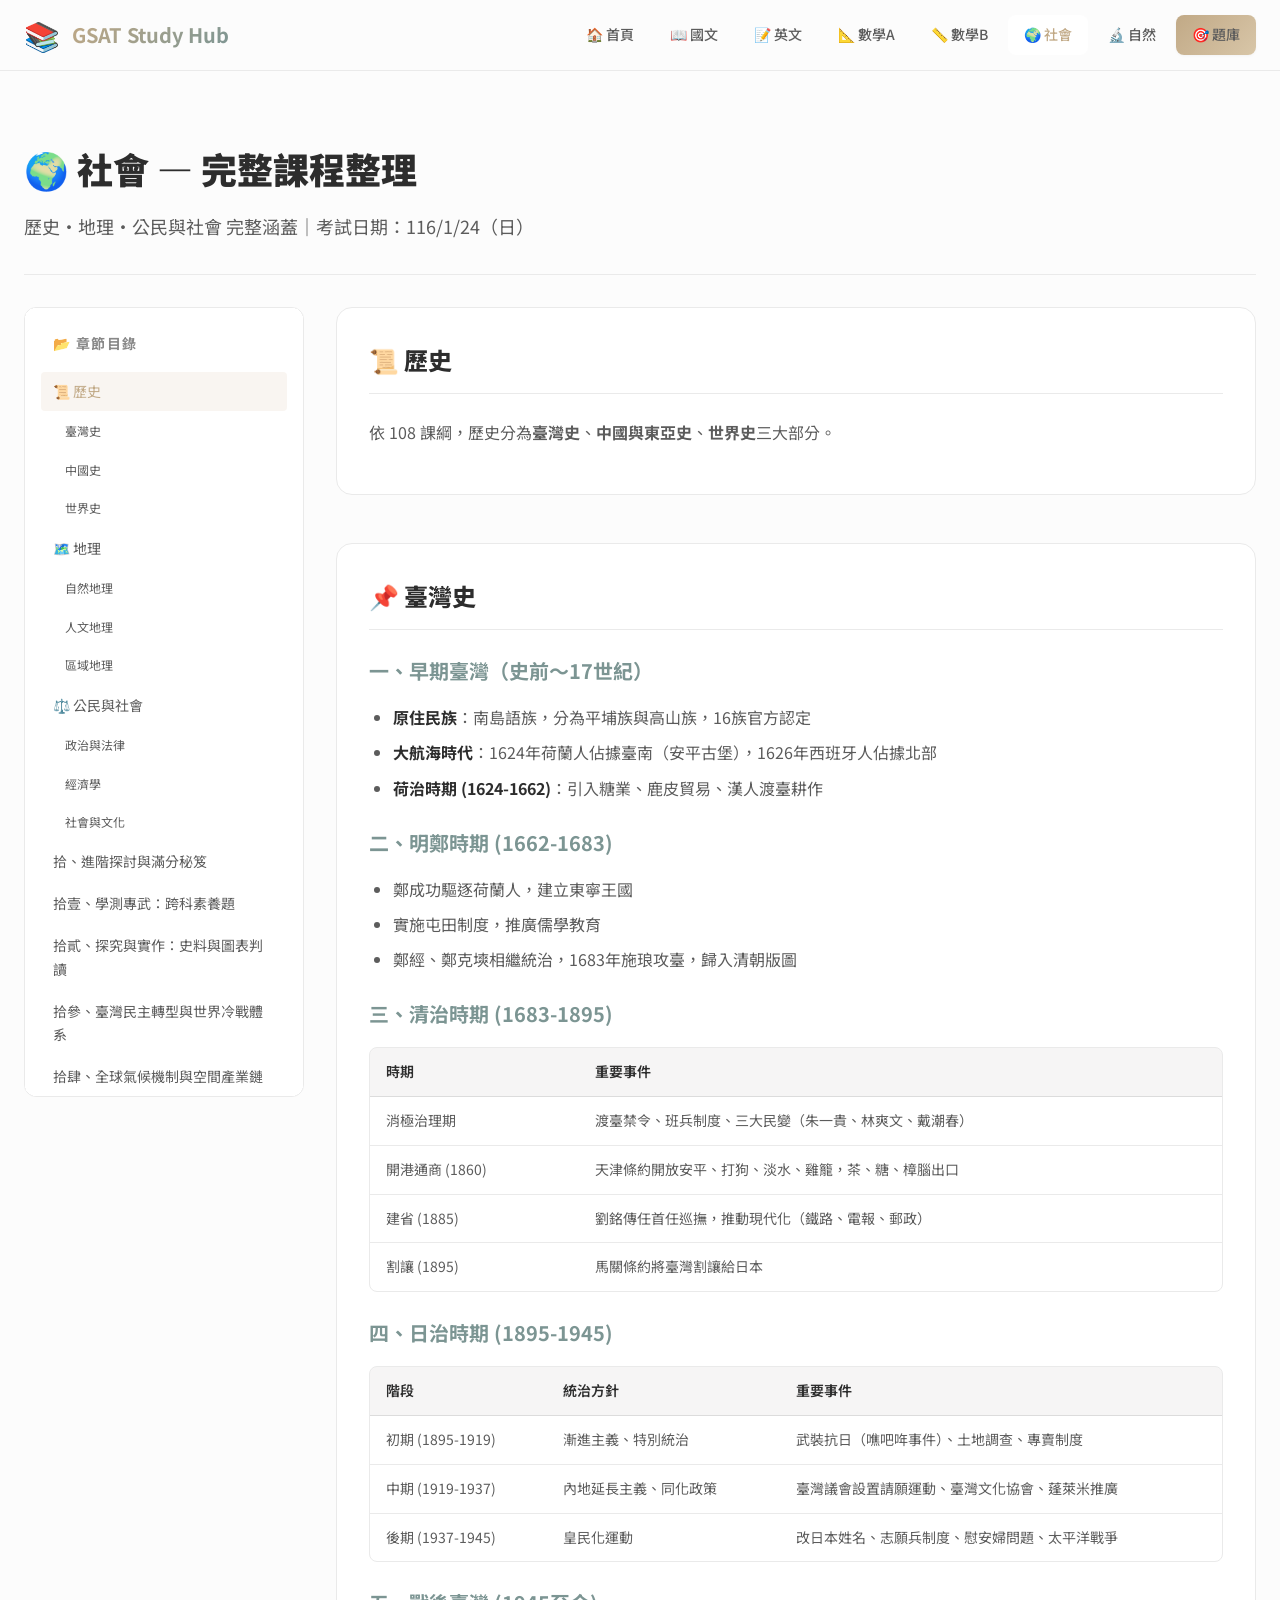
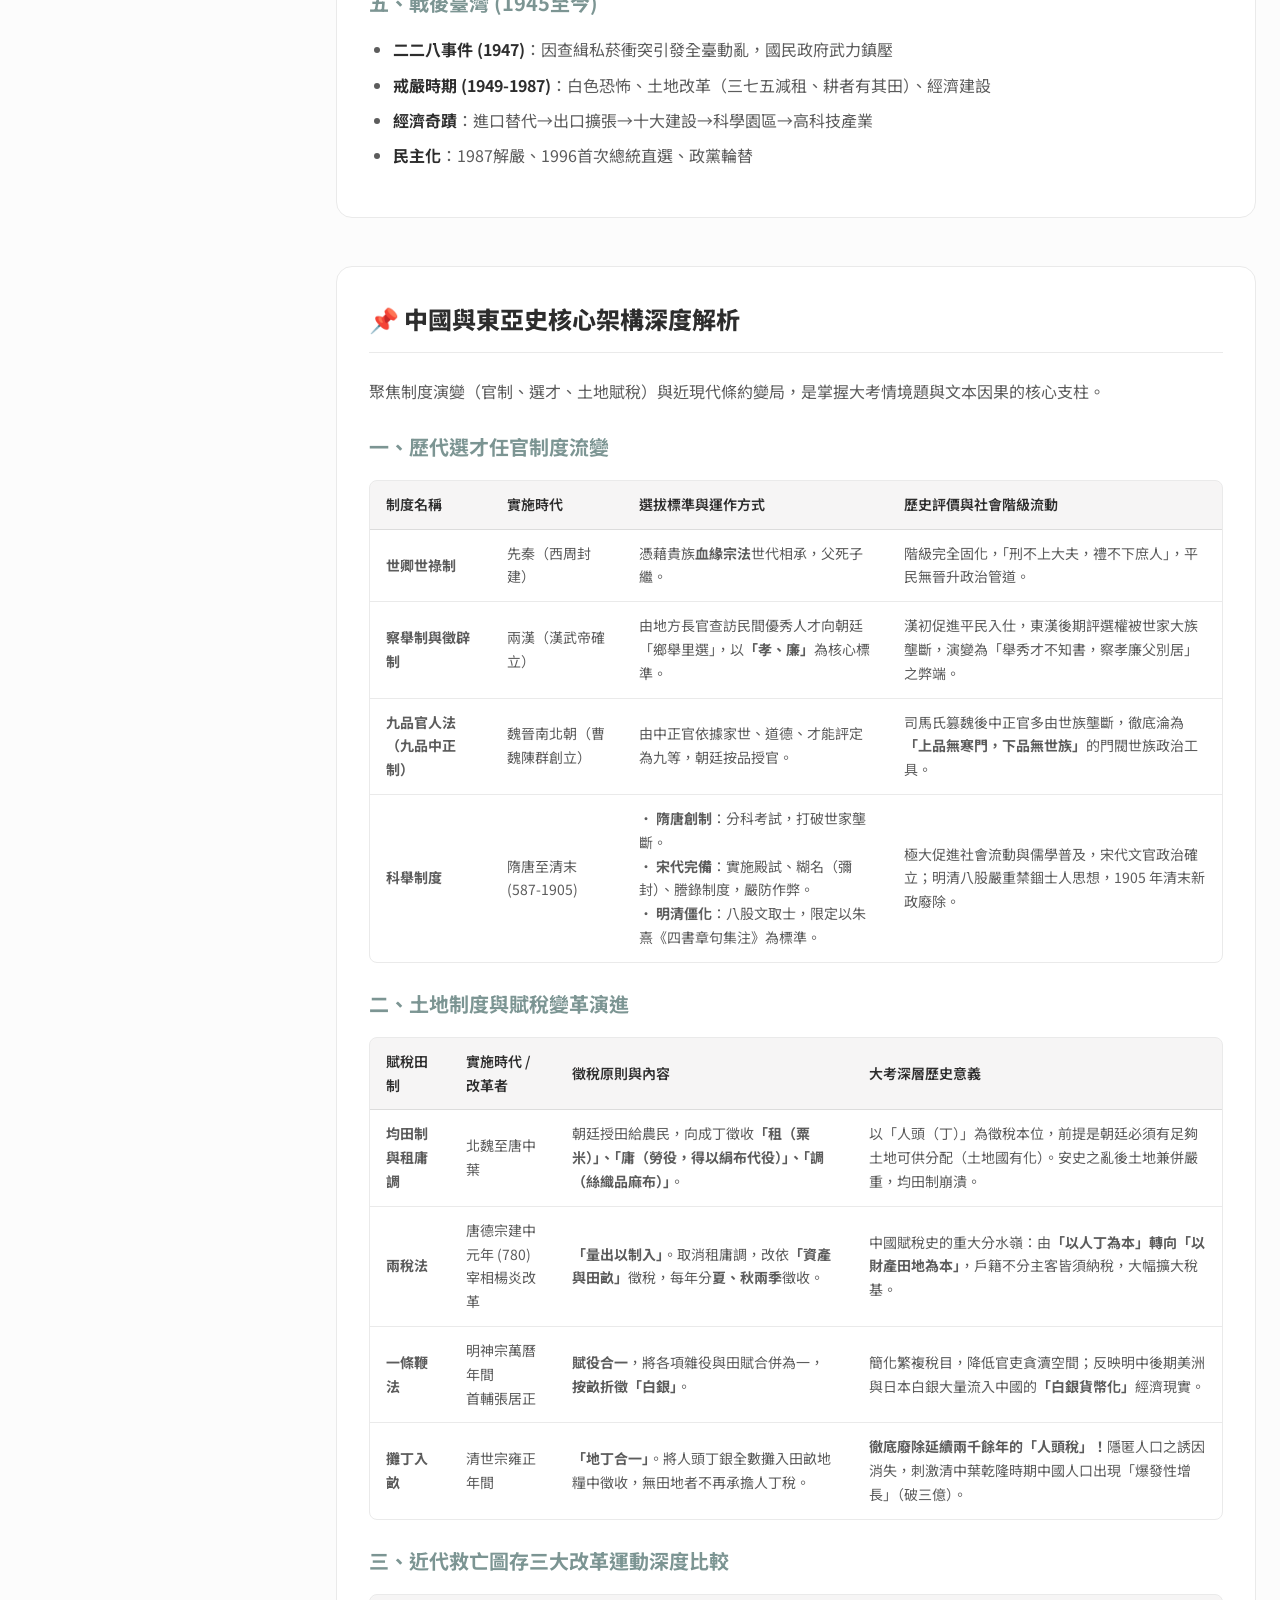
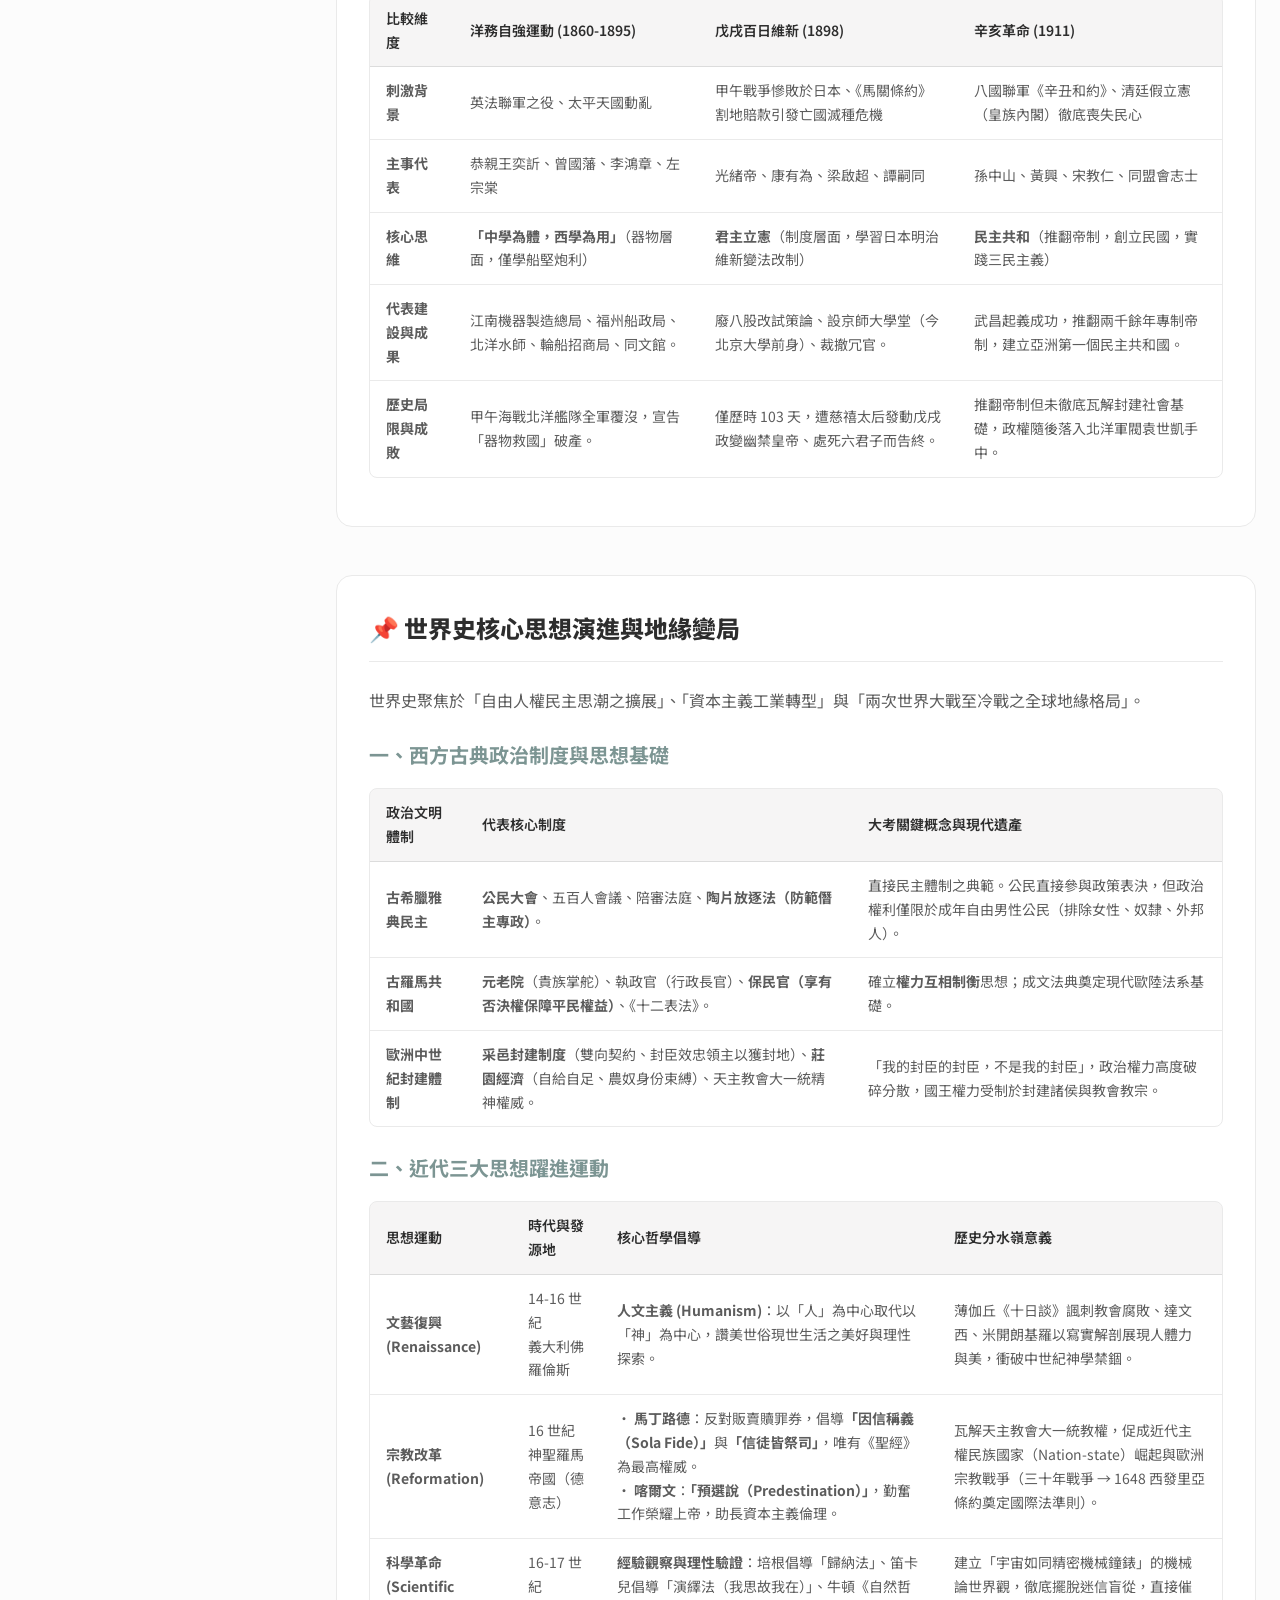
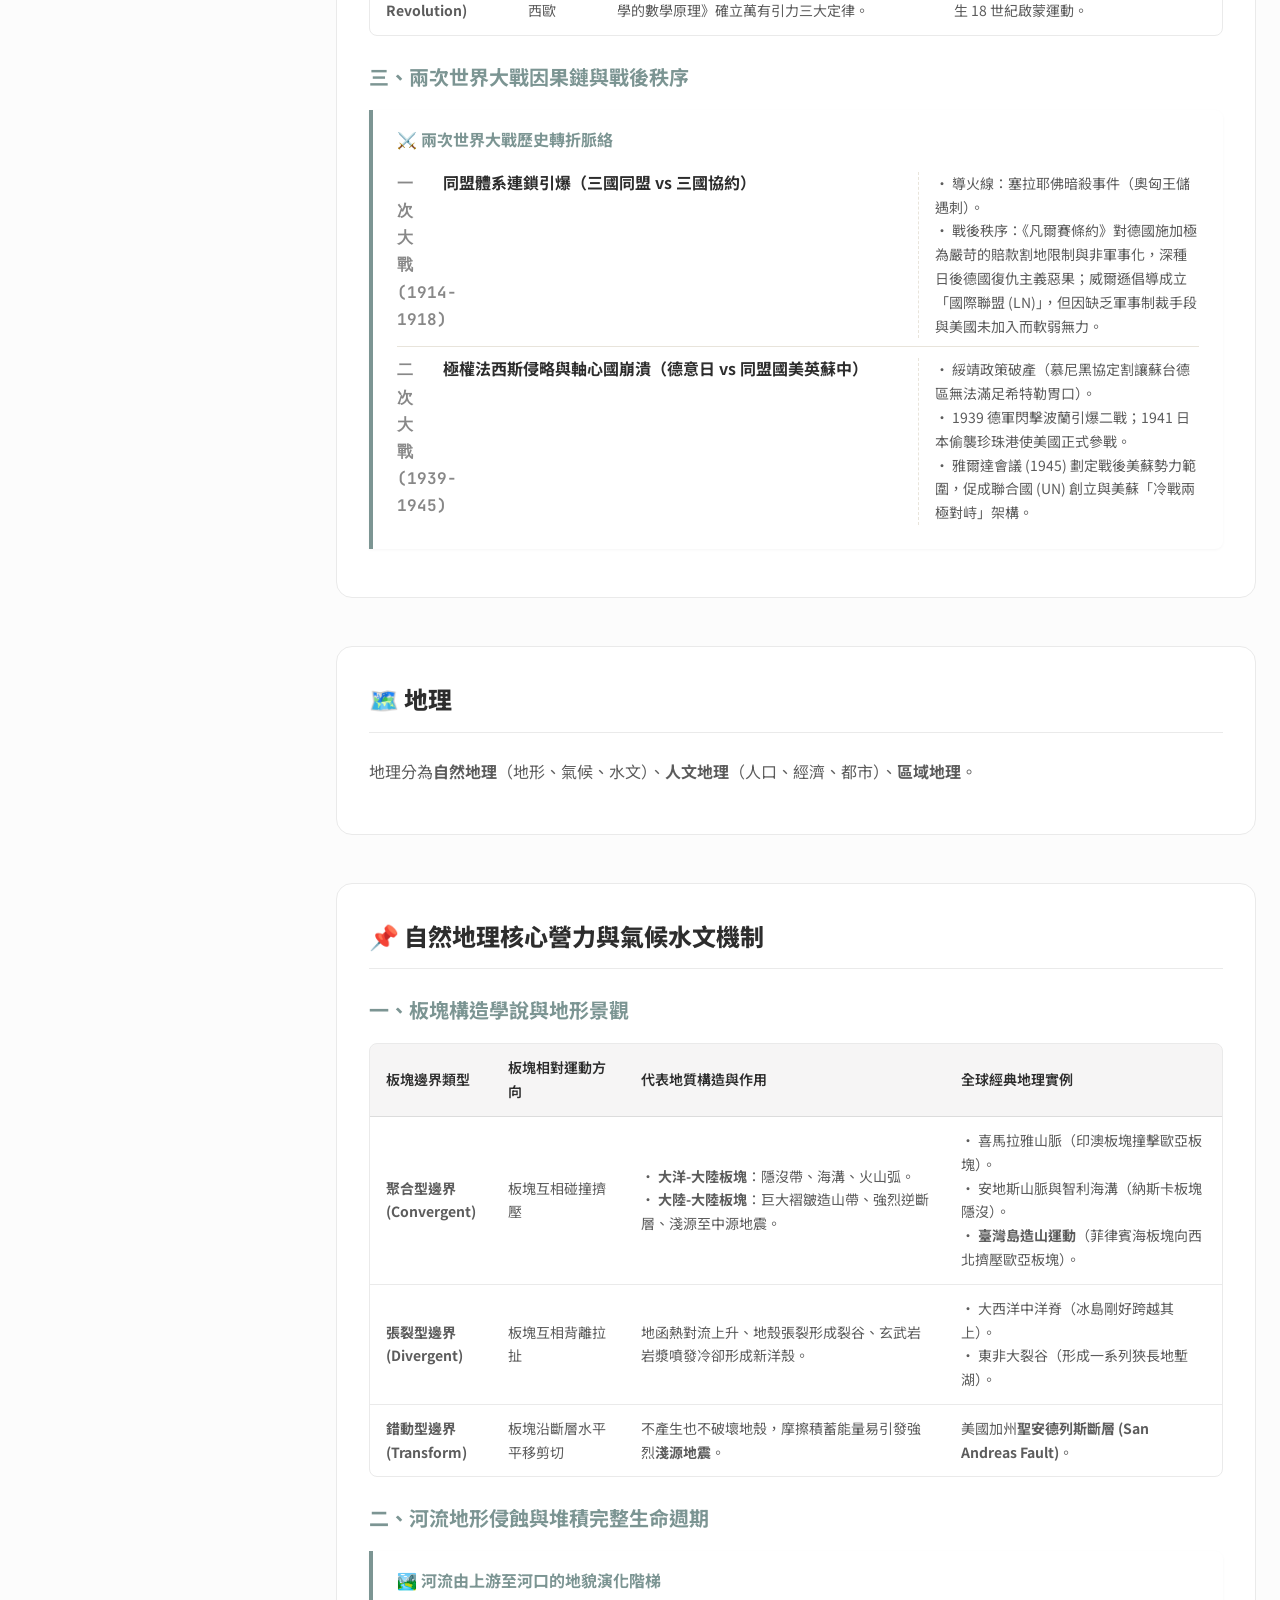
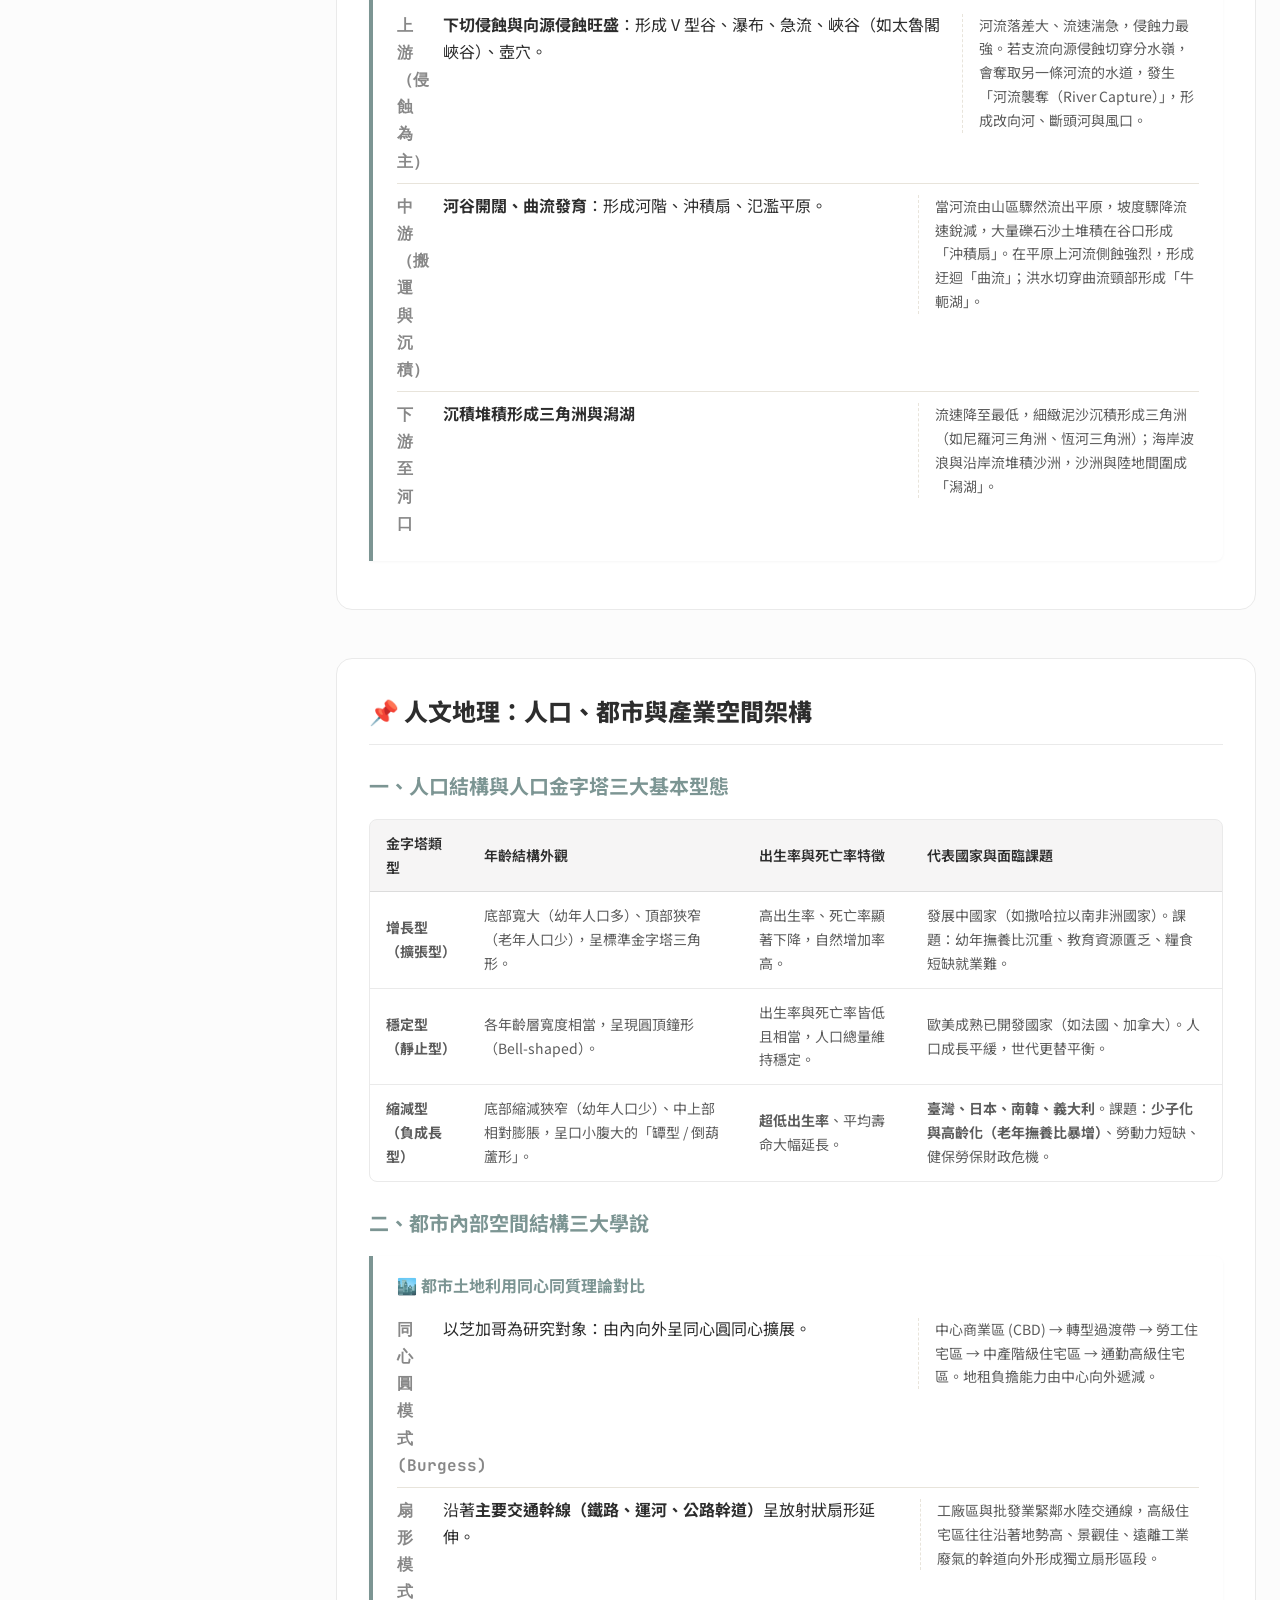
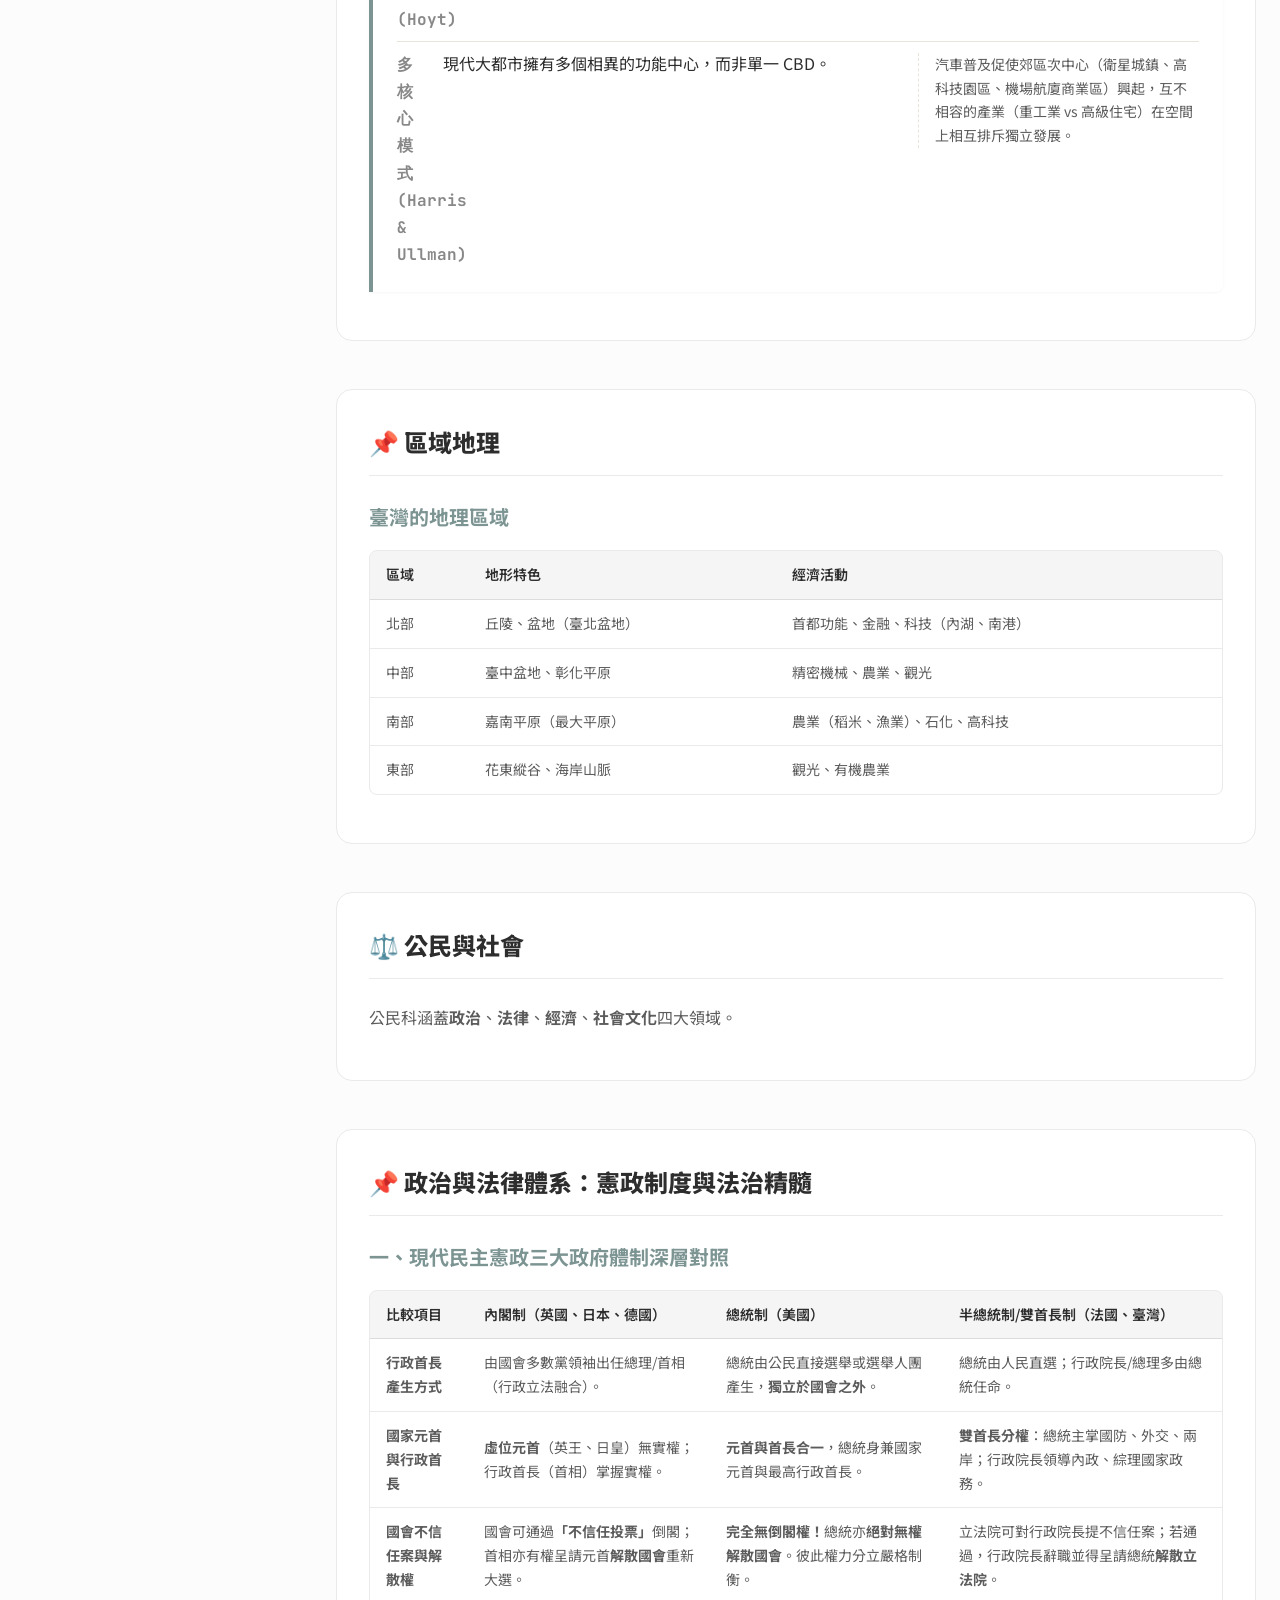
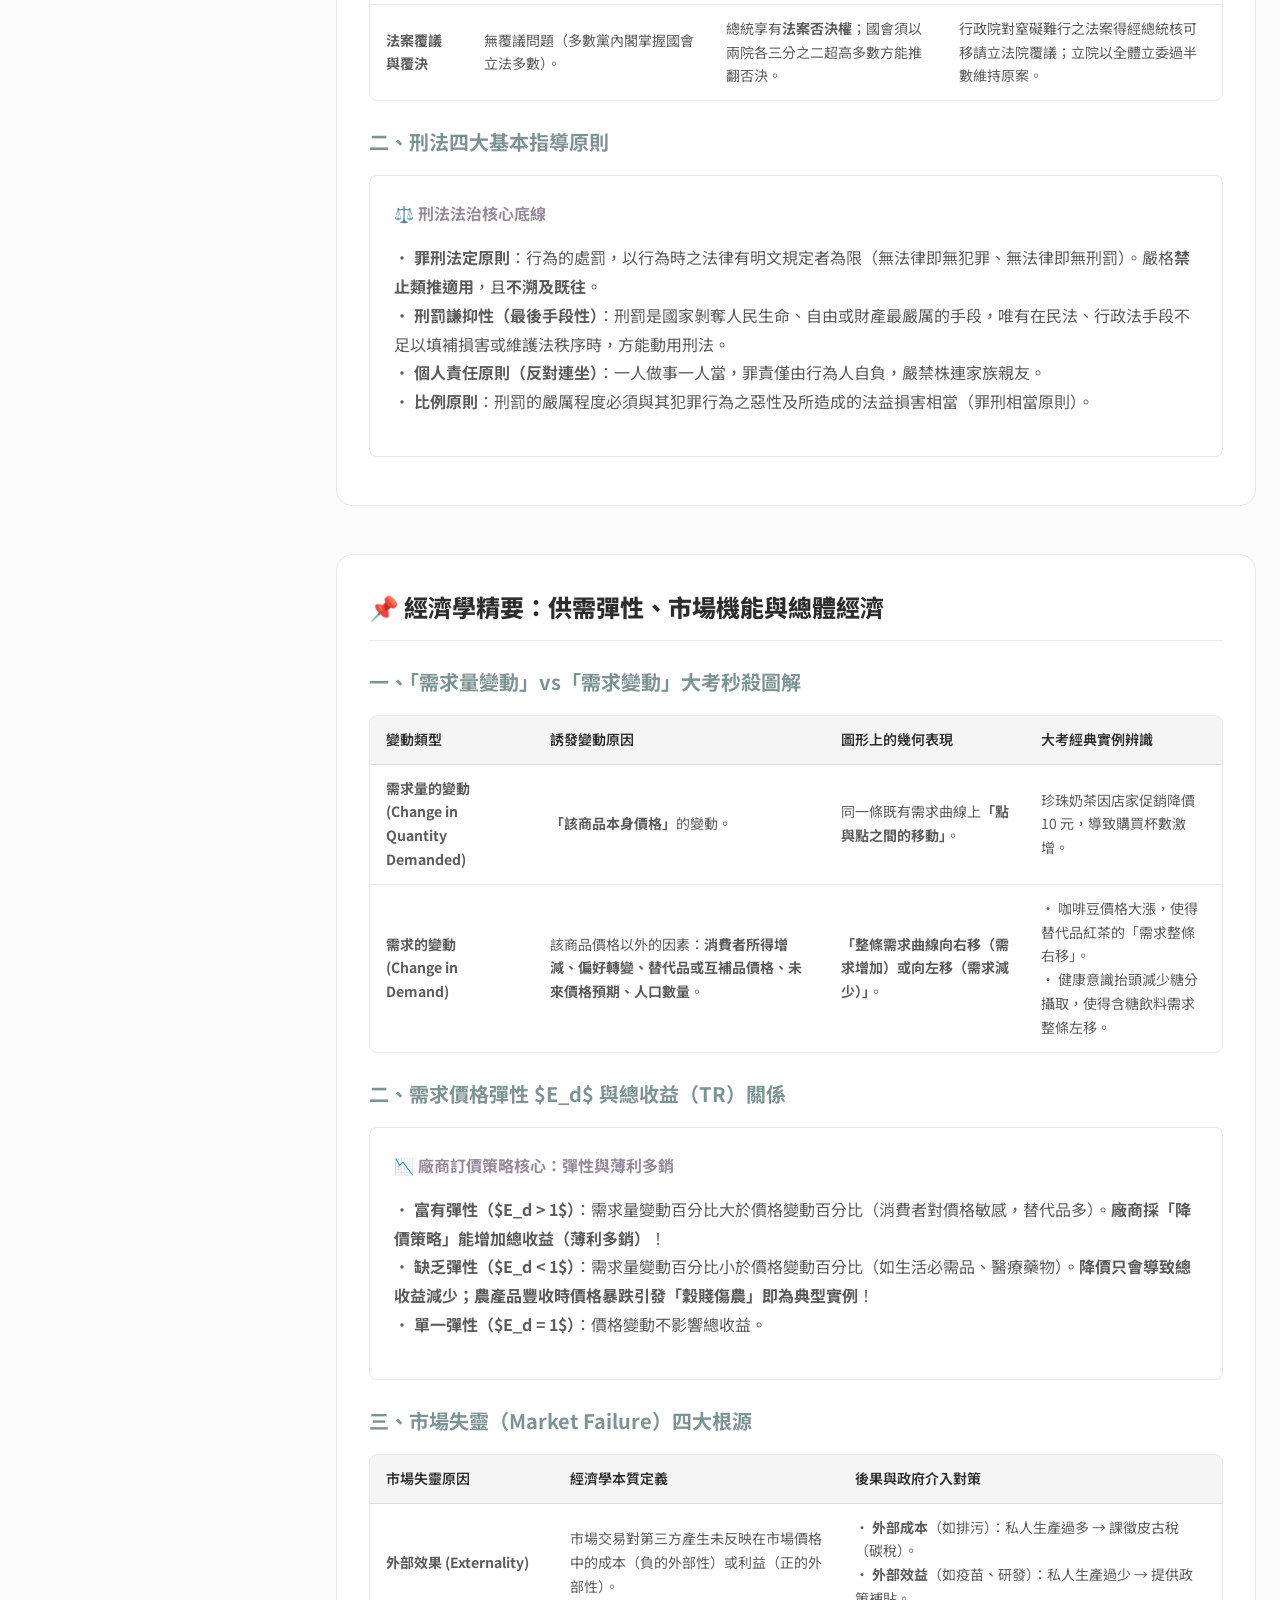
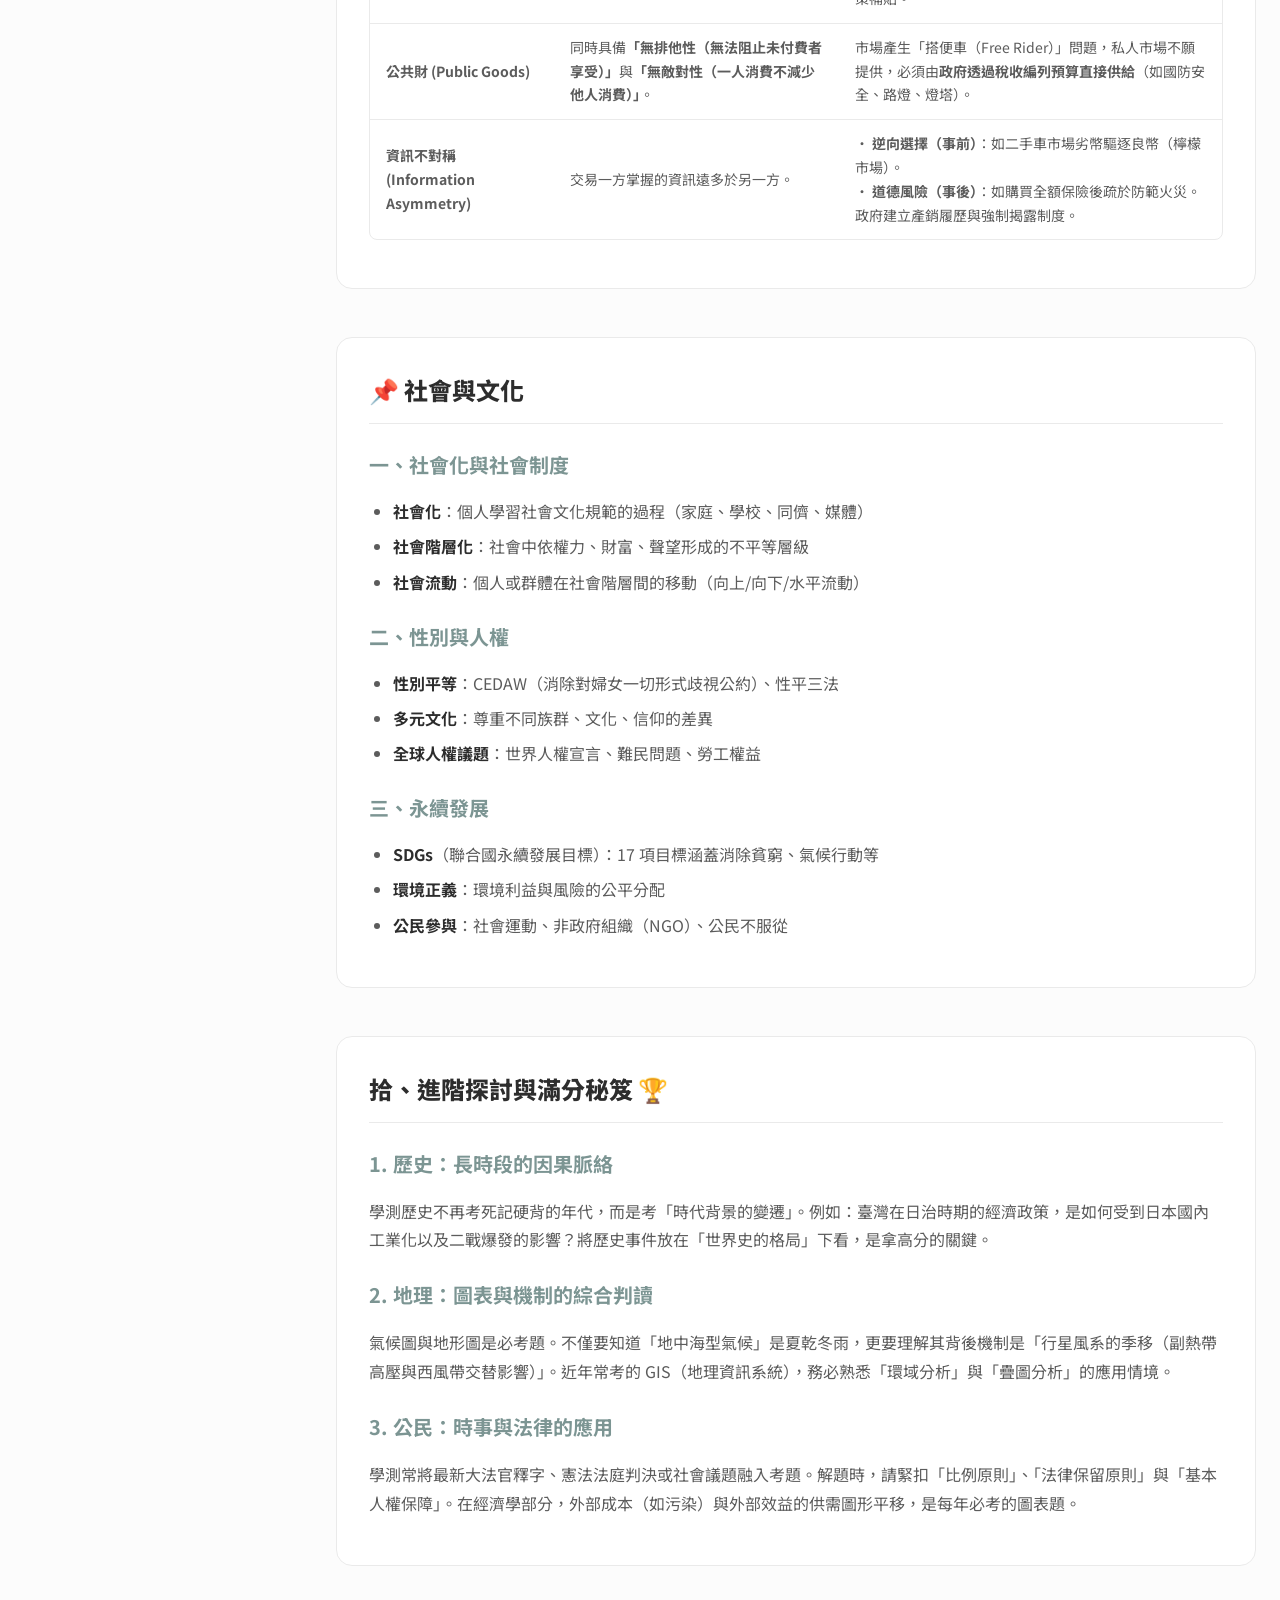
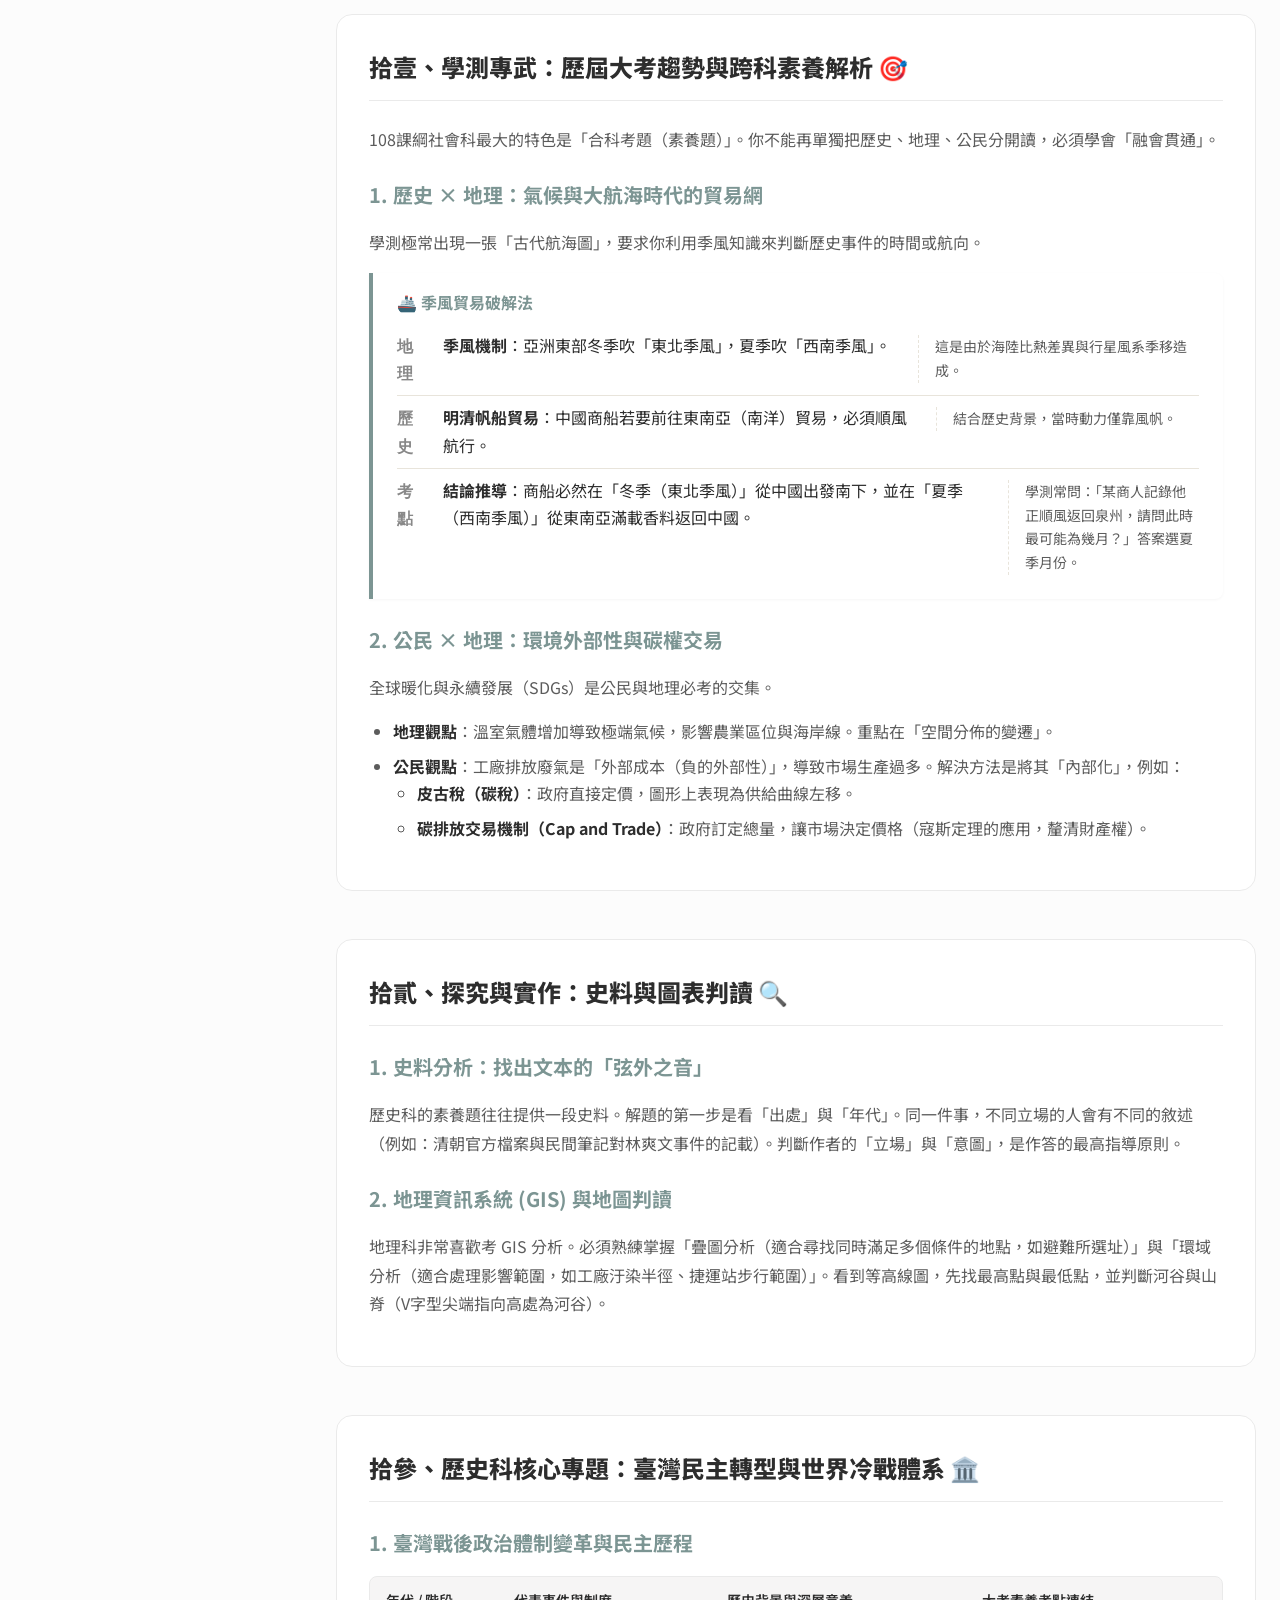
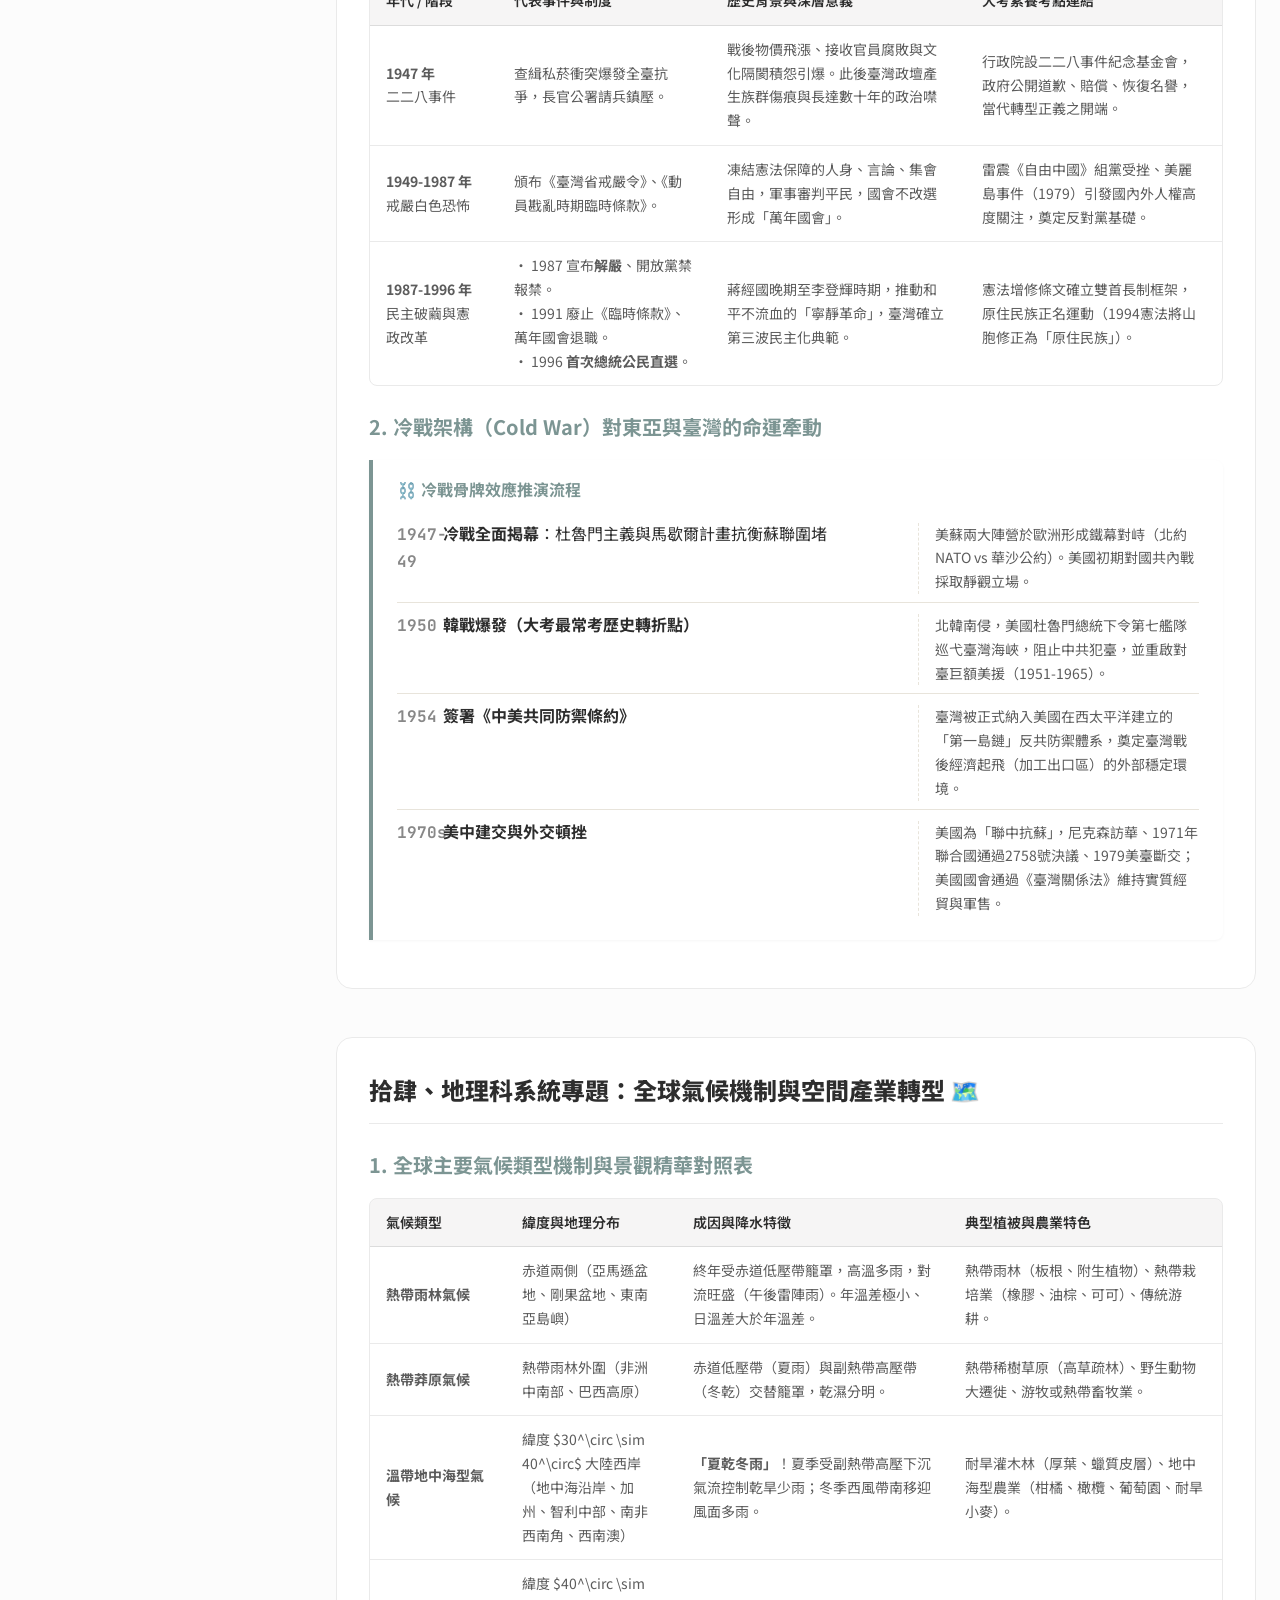
<file: subjects/social.html>
<!DOCTYPE html>
<html lang="zh-TW">
<head>
  <meta charset="UTF-8">
  <meta name="viewport" content="width=device-width, initial-scale=1.0">
  <meta name="description" content="社會科完整課程 - 歷史、地理、公民與社會">
  <title>🌍 社會 | GSAT Study Hub</title>
  <link rel="stylesheet" href="../css/style.css">
</head>
<body>
  <nav class="navbar" id="navbar">
    <div class="navbar-inner">
      <a href="../index.html" class="navbar-brand"><span class="logo-icon">📚</span><span class="brand-text">GSAT Study Hub</span></a>
      <ul class="navbar-nav" id="navMenu">
        <li><a href="../index.html">🏠 首頁</a></li>
        <li><a href="chinese.html">📖 國文</a></li>
        <li><a href="english.html">📝 英文</a></li>
        <li><a href="math-a.html">📐 數學A</a></li>
        <li><a href="math-b.html">📏 數學B</a></li>
        <li><a href="social.html" class="active">🌍 社會</a></li>
        <li><a href="science.html">🔬 自然</a></li>
        <li><a href="../quiz/quiz.html?subject=social" class="btn btn-primary btn-sm">🎯 題庫</a></li>
      </ul>
      <button class="nav-toggle" id="navToggle" aria-label="Toggle navigation"><span></span><span></span><span></span></button>
    </div>
  </nav>

  <div class="subject-page container">
    <div class="subject-hero">
      <h1 class="subject-hero-title">🌍 社會 — 完整課程整理</h1>
      <p class="subject-hero-desc">歷史・地理・公民與社會 完整涵蓋｜考試日期：116/1/24（日）</p>
    </div>

    <div class="subject-layout">
      <aside class="sidebar">
        <div class="sidebar-title">📂 章節目錄</div>
        <ul class="sidebar-nav">
          <li><a href="#hist" class="active">📜 歷史</a></li>
          <li><a href="#hist-tw" class="sub-item">臺灣史</a></li>
          <li><a href="#hist-cn" class="sub-item">中國史</a></li>
          <li><a href="#hist-world" class="sub-item">世界史</a></li>
          <li><a href="#geo">🗺️ 地理</a></li>
          <li><a href="#geo-phys" class="sub-item">自然地理</a></li>
          <li><a href="#geo-human" class="sub-item">人文地理</a></li>
          <li><a href="#geo-region" class="sub-item">區域地理</a></li>
          <li><a href="#civic">⚖️ 公民與社會</a></li>
          <li><a href="#civic-pol" class="sub-item">政治與法律</a></li>
          <li><a href="#civic-econ" class="sub-item">經濟學</a></li>
          <li><a href="#civic-soc" class="sub-item">社會與文化</a></li>
        <li><a href="#ch-adv">拾、進階探討與滿分秘笈</a></li>
        <li><a href="#gsat-deep-so">拾壹、學測專武：跨科素養題</a></li>
        <li><a href="#ch-adv2">拾貳、探究與實作：史料與圖表判讀</a></li>
        <li><a href="#so-tw-history">拾參、臺灣民主轉型與世界冷戰體系</a></li>
        <li><a href="#so-geo-climate">拾肆、全球氣候機制與空間產業鏈</a></li>
        <li><a href="#so-civic-law">拾伍、憲法法庭裁判與民刑法精要</a></li>
        <li><a href="#so-modern-world-history">拾陸、世界近現代史：啟蒙・工業革命與危機</a></li>
        <li><a href="#so-landform-gis">拾柒、自然與人文地理實戰：地形與 GIS</a></li>
        <li><a href="#so-macro-econ-org">拾捌、總體經濟與全球治理：市場型態與組織</a></li>
        </ul>
        <div style="margin-top:var(--space-6);"><a href="../quiz/quiz.html?subject=social" class="btn btn-primary" style="width:100%;">🎯 社會題庫</a></div>
      </aside>

      <main class="content-area">

        <!-- ========== 歷史 ========== -->
        <section class="content-section" id="hist">
          <h2>📜 歷史</h2>
          <p>依 108 課綱，歷史分為<strong>臺灣史</strong>、<strong>中國與東亞史</strong>、<strong>世界史</strong>三大部分。</p>
        </section>

        <section class="content-section" id="hist-tw">
          <h2>📌 臺灣史</h2>
          <h3>一、早期臺灣（史前～17世紀）</h3>
          <ul>
            <li><strong>原住民族</strong>：南島語族，分為平埔族與高山族，16族官方認定</li>
            <li><strong>大航海時代</strong>：1624年荷蘭人佔據臺南（安平古堡），1626年西班牙人佔據北部</li>
            <li><strong>荷治時期 (1624-1662)</strong>：引入糖業、鹿皮貿易、漢人渡臺耕作</li>
          </ul>

          <h3>二、明鄭時期 (1662-1683)</h3>
          <ul>
            <li>鄭成功驅逐荷蘭人，建立東寧王國</li>
            <li>實施屯田制度，推廣儒學教育</li>
            <li>鄭經、鄭克塽相繼統治，1683年施琅攻臺，歸入清朝版圖</li>
          </ul>

          <h3>三、清治時期 (1683-1895)</h3>
          <table class="data-table">
            <thead><tr><th>時期</th><th>重要事件</th></tr></thead>
            <tbody>
              <tr><td>消極治理期</td><td>渡臺禁令、班兵制度、三大民變（朱一貴、林爽文、戴潮春）</td></tr>
              <tr><td>開港通商 (1860)</td><td>天津條約開放安平、打狗、淡水、雞籠，茶、糖、樟腦出口</td></tr>
              <tr><td>建省 (1885)</td><td>劉銘傳任首任巡撫，推動現代化（鐵路、電報、郵政）</td></tr>
              <tr><td>割讓 (1895)</td><td>馬關條約將臺灣割讓給日本</td></tr>
            </tbody>
          </table>

          <h3>四、日治時期 (1895-1945)</h3>
          <table class="data-table">
            <thead><tr><th>階段</th><th>統治方針</th><th>重要事件</th></tr></thead>
            <tbody>
              <tr><td>初期 (1895-1919)</td><td>漸進主義、特別統治</td><td>武裝抗日（噍吧哖事件）、土地調查、專賣制度</td></tr>
              <tr><td>中期 (1919-1937)</td><td>內地延長主義、同化政策</td><td>臺灣議會設置請願運動、臺灣文化協會、蓬萊米推廣</td></tr>
              <tr><td>後期 (1937-1945)</td><td>皇民化運動</td><td>改日本姓名、志願兵制度、慰安婦問題、太平洋戰爭</td></tr>
            </tbody>
          </table>

          <h3>五、戰後臺灣 (1945至今)</h3>
          <ul>
            <li><strong>二二八事件 (1947)</strong>：因查緝私菸衝突引發全臺動亂，國民政府武力鎮壓</li>
            <li><strong>戒嚴時期 (1949-1987)</strong>：白色恐怖、土地改革（三七五減租、耕者有其田）、經濟建設</li>
            <li><strong>經濟奇蹟</strong>：進口替代→出口擴張→十大建設→科學園區→高科技產業</li>
            <li><strong>民主化</strong>：1987解嚴、1996首次總統直選、政黨輪替</li>
          </ul>
        </section>

        
        <section class="content-section" id="hist-cn">
          <h2>📌 中國與東亞史核心架構深度解析</h2>
          <p>聚焦制度演變（官制、選才、土地賦稅）與近現代條約變局，是掌握大考情境題與文本因果的核心支柱。</p>

          <h3>一、歷代選才任官制度流變</h3>
          <table class="data-table">
            <thead>
              <tr>
                <th>制度名稱</th>
                <th>實施時代</th>
                <th>選拔標準與運作方式</th>
                <th>歷史評價與社會階級流動</th>
              </tr>
            </thead>
            <tbody>
              <tr>
                <td><strong>世卿世祿制</strong></td>
                <td>先秦（西周封建）</td>
                <td>憑藉貴族<strong>血緣宗法</strong>世代相承，父死子繼。</td>
                <td>階級完全固化，「刑不上大夫，禮不下庶人」，平民無晉升政治管道。</td>
              </tr>
              <tr>
                <td><strong>察舉制與徵辟制</strong></td>
                <td>兩漢（漢武帝確立）</td>
                <td>由地方長官查訪民間優秀人才向朝廷「鄉舉里選」，以<strong>「孝、廉」</strong>為核心標準。</td>
                <td>漢初促進平民入仕，東漢後期評選權被世家大族壟斷，演變為「舉秀才不知書，察孝廉父別居」之弊端。</td>
              </tr>
              <tr>
                <td><strong>九品官人法（九品中正制）</strong></td>
                <td>魏晉南北朝（曹魏陳群創立）</td>
                <td>由中正官依據家世、道德、才能評定為九等，朝廷按品授官。</td>
                <td>司馬氏篡魏後中正官多由世族壟斷，徹底淪為<strong>「上品無寒門，下品無世族」</strong>的門閥世族政治工具。</td>
              </tr>
              <tr>
                <td><strong>科舉制度</strong></td>
                <td>隋唐至清末<br>(587-1905)</td>
                <td>• <strong>隋唐創制</strong>：分科考試，打破世家壟斷。<br>• <strong>宋代完備</strong>：實施殿試、糊名（彌封）、謄錄制度，嚴防作弊。<br>• <strong>明清僵化</strong>：八股文取士，限定以朱熹《四書章句集注》為標準。</td>
                <td>極大促進社會流動與儒學普及，宋代文官政治確立；明清八股嚴重禁錮士人思想，1905 年清末新政廢除。</td>
              </tr>
            </tbody>
          </table>

          <h3>二、土地制度與賦稅變革演進</h3>
          <table class="data-table">
            <thead>
              <tr>
                <th>賦稅田制</th>
                <th>實施時代 / 改革者</th>
                <th>徵稅原則與內容</th>
                <th>大考深層歷史意義</th>
              </tr>
            </thead>
            <tbody>
              <tr>
                <td><strong>均田制與租庸調</strong></td>
                <td>北魏至唐中葉</td>
                <td>朝廷授田給農民，向成丁徵收<strong>「租（粟米）」、「庸（勞役，得以絹布代役）」、「調（絲織品麻布）」</strong>。</td>
                <td>以「人頭（丁）」為徵稅本位，前提是朝廷必須有足夠土地可供分配（土地國有化）。安史之亂後土地兼併嚴重，均田制崩潰。</td>
              </tr>
              <tr>
                <td><strong>兩稅法</strong></td>
                <td>唐德宗建中元年 (780)<br>宰相楊炎改革</td>
                <td><strong>「量出以制入」</strong>。取消租庸調，改依<strong>「資產與田畝」</strong>徵稅，每年分<strong>夏、秋兩季</strong>徵收。</td>
                <td>中國賦稅史的重大分水嶺：由<strong>「以人丁為本」轉向「以財產田地為本」</strong>，戶籍不分主客皆須納稅，大幅擴大稅基。</td>
              </tr>
              <tr>
                <td><strong>一條鞭法</strong></td>
                <td>明神宗萬曆年間<br>首輔張居正</td>
                <td><strong>賦役合一</strong>，將各項雜役與田賦合併為一，<strong>按畝折徵「白銀」</strong>。</td>
                <td>簡化繁複稅目，降低官吏貪瀆空間；反映明中後期美洲與日本白銀大量流入中國的<strong>「白銀貨幣化」</strong>經濟現實。</td>
              </tr>
              <tr>
                <td><strong>攤丁入畝</strong></td>
                <td>清世宗雍正年間</td>
                <td><strong>「地丁合一」</strong>。將人頭丁銀全數攤入田畝地糧中徵收，無田地者不再承擔人丁稅。</td>
                <td><strong>徹底廢除延續兩千餘年的「人頭稅」！</strong>隱匿人口之誘因消失，刺激清中葉乾隆時期中國人口出現「爆發性增長」（破三億）。</td>
              </tr>
            </tbody>
          </table>

          <h3>三、近代救亡圖存三大改革運動深度比較</h3>
          <table class="data-table">
            <thead>
              <tr>
                <th>比較維度</th>
                <th>洋務自強運動 (1860-1895)</th>
                <th>戊戌百日維新 (1898)</th>
                <th>辛亥革命 (1911)</th>
              </tr>
            </thead>
            <tbody>
              <tr>
                <td><strong>刺激背景</strong></td>
                <td>英法聯軍之役、太平天國動亂</td>
                <td>甲午戰爭慘敗於日本、《馬關條約》割地賠款引發亡國滅種危機</td>
                <td>八國聯軍《辛丑和約》、清廷假立憲（皇族內閣）徹底喪失民心</td>
              </tr>
              <tr>
                <td><strong>主事代表</strong></td>
                <td>恭親王奕訢、曾國藩、李鴻章、左宗棠</td>
                <td>光緒帝、康有為、梁啟超、譚嗣同</td>
                <td>孫中山、黃興、宋教仁、同盟會志士</td>
              </tr>
              <tr>
                <td><strong>核心思維</strong></td>
                <td><strong>「中學為體，西學為用」</strong>（器物層面，僅學船堅炮利）</td>
                <td><strong>君主立憲</strong>（制度層面，學習日本明治維新變法改制）</td>
                <td><strong>民主共和</strong>（推翻帝制，創立民國，實踐三民主義）</td>
              </tr>
              <tr>
                <td><strong>代表建設與成果</strong></td>
                <td>江南機器製造總局、福州船政局、北洋水師、輪船招商局、同文館。</td>
                <td>廢八股改試策論、設京師大學堂（今北京大學前身）、裁撤冗官。</td>
                <td>武昌起義成功，推翻兩千餘年專制帝制，建立亞洲第一個民主共和國。</td>
              </tr>
              <tr>
                <td><strong>歷史局限與成敗</strong></td>
                <td>甲午海戰北洋艦隊全軍覆沒，宣告「器物救國」破產。</td>
                <td>僅歷時 103 天，遭慈禧太后發動戊戌政變幽禁皇帝、處死六君子而告終。</td>
                <td>推翻帝制但未徹底瓦解封建社會基礎，政權隨後落入北洋軍閥袁世凱手中。</td>
              </tr>
            </tbody>
          </table>
        </section>


        
        <section class="content-section" id="hist-world">
          <h2>📌 世界史核心思想演進與地緣變局</h2>
          <p>世界史聚焦於「自由人權民主思潮之擴展」、「資本主義工業轉型」與「兩次世界大戰至冷戰之全球地緣格局」。</p>

          <h3>一、西方古典政治制度與思想基礎</h3>
          <table class="data-table">
            <thead>
              <tr>
                <th>政治文明體制</th>
                <th>代表核心制度</th>
                <th>大考關鍵概念與現代遺產</th>
              </tr>
            </thead>
            <tbody>
              <tr>
                <td><strong>古希臘雅典民主</strong></td>
                <td><strong>公民大會</strong>、五百人會議、陪審法庭、<strong>陶片放逐法（防範僭主專政）</strong>。</td>
                <td>直接民主體制之典範。公民直接參與政策表決，但政治權利僅限於成年自由男性公民（排除女性、奴隸、外邦人）。</td>
              </tr>
              <tr>
                <td><strong>古羅馬共和國</strong></td>
                <td><strong>元老院</strong>（貴族掌舵）、執政官（行政長官）、<strong>保民官（享有否決權保障平民權益）</strong>、《十二表法》。</td>
                <td>確立<strong>權力互相制衡</strong>思想；成文法典奠定現代歐陸法系基礎。</td>
              </tr>
              <tr>
                <td><strong>歐洲中世紀封建體制</strong></td>
                <td><strong>采邑封建制度</strong>（雙向契約、封臣效忠領主以獲封地）、<strong>莊園經濟</strong>（自給自足、農奴身份束縛）、天主教會大一統精神權威。</td>
                <td>「我的封臣的封臣，不是我的封臣」，政治權力高度破碎分散，國王權力受制於封建諸侯與教會教宗。</td>
              </tr>
            </tbody>
          </table>

          <h3>二、近代三大思想躍進運動</h3>
          <table class="data-table">
            <thead>
              <tr>
                <th>思想運動</th>
                <th>時代與發源地</th>
                <th>核心哲學倡導</th>
                <th>歷史分水嶺意義</th>
              </tr>
            </thead>
            <tbody>
              <tr>
                <td><strong>文藝復興<br>(Renaissance)</strong></td>
                <td>14-16 世紀<br>義大利佛羅倫斯</td>
                <td><strong>人文主義 (Humanism)</strong>：以「人」為中心取代以「神」為中心，讚美世俗現世生活之美好與理性探索。</td>
                <td>薄伽丘《十日談》諷刺教會腐敗、達文西、米開朗基羅以寫實解剖展現人體力與美，衝破中世紀神學禁錮。</td>
              </tr>
              <tr>
                <td><strong>宗教改革<br>(Reformation)</strong></td>
                <td>16 世紀<br>神聖羅馬帝國（德意志）</td>
                <td>• <strong>馬丁路德</strong>：反對販賣贖罪券，倡導<strong>「因信稱義（Sola Fide）」</strong>與<strong>「信徒皆祭司」</strong>，唯有《聖經》為最高權威。<br>• <strong>喀爾文</strong>：<strong>「預選說（Predestination）」</strong>，勤奮工作榮耀上帝，助長資本主義倫理。</td>
                <td>瓦解天主教會大一統教權，促成近代主權民族國家（Nation-state）崛起與歐洲宗教戰爭（三十年戰爭 → 1648 西發里亞條約奠定國際法準則）。</td>
              </tr>
              <tr>
                <td><strong>科學革命<br>(Scientific Revolution)</strong></td>
                <td>16-17 世紀<br>西歐</td>
                <td><strong>經驗觀察與理性驗證</strong>：培根倡導「歸納法」、笛卡兒倡導「演繹法（我思故我在）」、牛頓《自然哲學的數學原理》確立萬有引力三大定律。</td>
                <td>建立「宇宙如同精密機械鐘錶」的機械論世界觀，徹底擺脫迷信盲從，直接催生 18 世紀啟蒙運動。</td>
              </tr>
            </tbody>
          </table>

          <h3>三、兩次世界大戰因果鏈與戰後秩序</h3>
          <div class="step-box">
            <div class="step-box-title">⚔️ 兩次世界大戰歷史轉折脈絡</div>
            <div class="step-row">
              <div class="step-num">一次大戰<br>(1914-1918)</div>
              <div class="step-math"><strong>同盟體系連鎖引爆（三國同盟 vs 三國協約）</strong></div>
              <div class="step-desc">
                • 導火線：塞拉耶佛暗殺事件（奧匈王儲遇刺）。<br>
                • 戰後秩序：《凡爾賽條約》對德國施加極為嚴苛的賠款割地限制與非軍事化，深種日後德國復仇主義惡果；威爾遜倡導成立「國際聯盟 (LN)」，但因缺乏軍事制裁手段與美國未加入而軟弱無力。
              </div>
            </div>
            <div class="step-row">
              <div class="step-num">二次大戰<br>(1939-1945)</div>
              <div class="step-math"><strong>極權法西斯侵略與軸心國崩潰（德意日 vs 同盟國美英蘇中）</strong></div>
              <div class="step-desc">
                • 綏靖政策破產（慕尼黑協定割讓蘇台德區無法滿足希特勒胃口）。<br>
                • 1939 德軍閃擊波蘭引爆二戰；1941 日本偷襲珍珠港使美國正式參戰。<br>
                • 雅爾達會議 (1945) 劃定戰後美蘇勢力範圍，促成聯合國 (UN) 創立與美蘇「冷戰兩極對峙」架構。
              </div>
            </div>
          </div>
        </section>


        <!-- ========== 地理 ========== -->
        <section class="content-section" id="geo">
          <h2>🗺️ 地理</h2>
          <p>地理分為<strong>自然地理</strong>（地形、氣候、水文）、<strong>人文地理</strong>（人口、經濟、都市）、<strong>區域地理</strong>。</p>
        </section>

        
        <section class="content-section" id="geo-phys">
          <h2>📌 自然地理核心營力與氣候水文機制</h2>

          <h3>一、板塊構造學說與地形景觀</h3>
          <table class="data-table">
            <thead>
              <tr>
                <th>板塊邊界類型</th>
                <th>板塊相對運動方向</th>
                <th>代表地質構造與作用</th>
                <th>全球經典地理實例</th>
              </tr>
            </thead>
            <tbody>
              <tr>
                <td><strong>聚合型邊界<br>(Convergent)</strong></td>
                <td>板塊互相碰撞擠壓</td>
                <td>
                  • <strong>大洋-大陸板塊</strong>：隱沒帶、海溝、火山弧。<br>
                  • <strong>大陸-大陸板塊</strong>：巨大褶皺造山帶、強烈逆斷層、淺源至中源地震。
                </td>
                <td>
                  • 喜馬拉雅山脈（印澳板塊撞擊歐亞板塊）。<br>
                  • 安地斯山脈與智利海溝（納斯卡板塊隱沒）。<br>
                  • <strong>臺灣島造山運動</strong>（菲律賓海板塊向西北擠壓歐亞板塊）。
                </td>
              </tr>
              <tr>
                <td><strong>張裂型邊界<br>(Divergent)</strong></td>
                <td>板塊互相背離拉扯</td>
                <td>地函熱對流上升、地殼張裂形成裂谷、玄武岩岩漿噴發冷卻形成新洋殼。</td>
                <td>
                  • 大西洋中洋脊（冰島剛好跨越其上）。<br>
                  • 東非大裂谷（形成一系列狹長地塹湖）。
                </td>
              </tr>
              <tr>
                <td><strong>錯動型邊界<br>(Transform)</strong></td>
                <td>板塊沿斷層水平平移剪切</td>
                <td>不產生也不破壞地殼，摩擦積蓄能量易引發強烈<strong>淺源地震</strong>。</td>
                <td>美國加州<strong>聖安德列斯斷層 (San Andreas Fault)</strong>。</td>
              </tr>
            </tbody>
          </table>

          <h3>二、河流地形侵蝕與堆積完整生命週期</h3>
          <div class="step-box">
            <div class="step-box-title">🏞️ 河流由上游至河口的地貌演化階梯</div>
            <div class="step-row">
              <div class="step-num">上游（侵蝕為主）</div>
              <div class="step-math"><strong>下切侵蝕與向源侵蝕旺盛</strong>：形成 V 型谷、瀑布、急流、峽谷（如太魯閣峽谷）、壺穴。</div>
              <div class="step-desc">河流落差大、流速湍急，侵蝕力最強。若支流向源侵蝕切穿分水嶺，會奪取另一條河流的水道，發生「河流襲奪（River Capture）」，形成改向河、斷頭河與風口。</div>
            </div>
            <div class="step-row">
              <div class="step-num">中游（搬運與沉積）</div>
              <div class="step-math"><strong>河谷開闊、曲流發育</strong>：形成河階、沖積扇、氾濫平原。</div>
              <div class="step-desc">當河流由山區驟然流出平原，坡度驟降流速銳減，大量礫石沙土堆積在谷口形成「沖積扇」。在平原上河流側蝕強烈，形成迂迴「曲流」；洪水切穿曲流頸部形成「牛軛湖」。</div>
            </div>
            <div class="step-row">
              <div class="step-num">下游至河口</div>
              <div class="step-math"><strong>沉積堆積形成三角洲與潟湖</strong></div>
              <div class="step-desc">流速降至最低，細緻泥沙沉積形成三角洲（如尼羅河三角洲、恆河三角洲）；海岸波浪與沿岸流堆積沙洲，沙洲與陸地間圍成「潟湖」。</div>
            </div>
          </div>
        </section>


        
        <section class="content-section" id="geo-human">
          <h2>📌 人文地理：人口、都市與產業空間架構</h2>

          <h3>一、人口結構與人口金字塔三大基本型態</h3>
          <table class="data-table">
            <thead>
              <tr>
                <th>金字塔類型</th>
                <th>年齡結構外觀</th>
                <th>出生率與死亡率特徵</th>
                <th>代表國家與面臨課題</th>
              </tr>
            </thead>
            <tbody>
              <tr>
                <td><strong>增長型（擴張型）</strong></td>
                <td>底部寬大（幼年人口多）、頂部狹窄（老年人口少），呈標準金字塔三角形。</td>
                <td>高出生率、死亡率顯著下降，自然增加率高。</td>
                <td>發展中國家（如撒哈拉以南非洲國家）。課題：幼年撫養比沉重、教育資源匱乏、糧食短缺就業難。</td>
              </tr>
              <tr>
                <td><strong>穩定型（靜止型）</strong></td>
                <td>各年齡層寬度相當，呈現圓頂鐘形（Bell-shaped）。</td>
                <td>出生率與死亡率皆低且相當，人口總量維持穩定。</td>
                <td>歐美成熟已開發國家（如法國、加拿大）。人口成長平緩，世代更替平衡。</td>
              </tr>
              <tr>
                <td><strong>縮減型（負成長型）</strong></td>
                <td>底部縮減狹窄（幼年人口少）、中上部相對膨脹，呈口小腹大的「罈型 / 倒葫蘆形」。</td>
                <td><strong>超低出生率</strong>、平均壽命大幅延長。</td>
                <td><strong>臺灣、日本、南韓、義大利</strong>。課題：<strong>少子化與高齡化（老年撫養比暴增）</strong>、勞動力短缺、健保勞保財政危機。</td>
              </tr>
            </tbody>
          </table>

          <h3>二、都市內部空間結構三大學說</h3>
          <div class="step-box">
            <div class="step-box-title">🏙️ 都市土地利用同心同質理論對比</div>
            <div class="step-row">
              <div class="step-num">同心圓模式<br>(Burgess)</div>
              <div class="step-math">以芝加哥為研究對象：由內向外呈同心圓同心擴展。</div>
              <div class="step-desc">中心商業區 (CBD) → 轉型過渡帶 → 勞工住宅區 → 中產階級住宅區 → 通勤高級住宅區。地租負擔能力由中心向外遞減。</div>
            </div>
            <div class="step-row">
              <div class="step-num">扇形模式<br>(Hoyt)</div>
              <div class="step-math">沿著<strong>主要交通幹線（鐵路、運河、公路幹道）</strong>呈放射狀扇形延伸。</div>
              <div class="step-desc">工廠區與批發業緊鄰水陸交通線，高級住宅區往往沿著地勢高、景觀佳、遠離工業廢氣的幹道向外形成獨立扇形區段。</div>
            </div>
            <div class="step-row">
              <div class="step-num">多核心模式<br>(Harris & Ullman)</div>
              <div class="step-math">現代大都市擁有多個相異的功能中心，而非單一 CBD。</div>
              <div class="step-desc">汽車普及促使郊區次中心（衛星城鎮、高科技園區、機場航廈商業區）興起，互不相容的產業（重工業 vs 高級住宅）在空間上相互排斥獨立發展。</div>
            </div>
          </div>
        </section>


        <section class="content-section" id="geo-region">
          <h2>📌 區域地理</h2>
          <h3>臺灣的地理區域</h3>
          <table class="data-table">
            <thead><tr><th>區域</th><th>地形特色</th><th>經濟活動</th></tr></thead>
            <tbody>
              <tr><td>北部</td><td>丘陵、盆地（臺北盆地）</td><td>首都功能、金融、科技（內湖、南港）</td></tr>
              <tr><td>中部</td><td>臺中盆地、彰化平原</td><td>精密機械、農業、觀光</td></tr>
              <tr><td>南部</td><td>嘉南平原（最大平原）</td><td>農業（稻米、漁業）、石化、高科技</td></tr>
              <tr><td>東部</td><td>花東縱谷、海岸山脈</td><td>觀光、有機農業</td></tr>
            </tbody>
          </table>
        </section>

        <!-- ========== 公民 ========== -->
        <section class="content-section" id="civic">
          <h2>⚖️ 公民與社會</h2>
          <p>公民科涵蓋<strong>政治</strong>、<strong>法律</strong>、<strong>經濟</strong>、<strong>社會文化</strong>四大領域。</p>
        </section>

        
        <section class="content-section" id="civic-pol">
          <h2>📌 政治與法律體系：憲政制度與法治精髓</h2>

          <h3>一、現代民主憲政三大政府體制深層對照</h3>
          <table class="data-table">
            <thead>
              <tr>
                <th>比較項目</th>
                <th>內閣制（英國、日本、德國）</th>
                <th>總統制（美國）</th>
                <th>半總統制/雙首長制（法國、臺灣）</th>
              </tr>
            </thead>
            <tbody>
              <tr>
                <td><strong>行政首長產生方式</strong></td>
                <td>由國會多數黨領袖出任總理/首相（行政立法融合）。</td>
                <td>總統由公民直接選舉或選舉人團產生，<strong>獨立於國會之外</strong>。</td>
                <td>總統由人民直選；行政院長/總理多由總統任命。</td>
              </tr>
              <tr>
                <td><strong>國家元首與行政首長</strong></td>
                <td><strong>虛位元首</strong>（英王、日皇）無實權；行政首長（首相）掌握實權。</td>
                <td><strong>元首與首長合一</strong>，總統身兼國家元首與最高行政首長。</td>
                <td><strong>雙首長分權</strong>：總統主掌國防、外交、兩岸；行政院長領導內政、綜理國家政務。</td>
              </tr>
              <tr>
                <td><strong>國會不信任案與解散權</strong></td>
                <td>國會可通過<strong>「不信任投票」</strong>倒閣；首相亦有權呈請元首<strong>解散國會</strong>重新大選。</td>
                <td><strong>完全無倒閣權！</strong>總統亦<strong>絕對無權解散國會</strong>。彼此權力分立嚴格制衡。</td>
                <td>立法院可對行政院長提不信任案；若通過，行政院長辭職並得呈請總統<strong>解散立法院</strong>。</td>
              </tr>
              <tr>
                <td><strong>法案覆議與覆決</strong></td>
                <td>無覆議問題（多數黨內閣掌握國會立法多數）。</td>
                <td>總統享有<strong>法案否決權</strong>；國會須以兩院各三分之二超高多數方能推翻否決。</td>
                <td>行政院對窒礙難行之法案得經總統核可移請立法院覆議；立院以全體立委過半數維持原案。</td>
              </tr>
            </tbody>
          </table>

          <h3>二、刑法四大基本指導原則</h3>
          <div class="formula-block">
            <div class="formula-title">⚖️ 刑法法治核心底線</div>
            <p>• <strong>罪刑法定原則</strong>：行為的處罰，以行為時之法律有明文規定者為限（無法律即無犯罪、無法律即無刑罰）。嚴格<strong>禁止類推適用</strong>，且<strong>不溯及既往</strong>。<br>
               • <strong>刑罰謙抑性（最後手段性）</strong>：刑罰是國家剝奪人民生命、自由或財產最嚴厲的手段，唯有在民法、行政法手段不足以填補損害或維護法秩序時，方能動用刑法。<br>
               • <strong>個人責任原則（反對連坐）</strong>：一人做事一人當，罪責僅由行為人自負，嚴禁株連家族親友。<br>
               • <strong>比例原則</strong>：刑罰的嚴厲程度必須與其犯罪行為之惡性及所造成的法益損害相當（罪刑相當原則）。</p>
          </div>
        </section>


        
        <section class="content-section" id="civic-econ">
          <h2>📌 經濟學精要：供需彈性、市場機能與總體經濟</h2>

          <h3>一、「需求量變動」vs「需求變動」大考秒殺圖解</h3>
          <table class="data-table">
            <thead>
              <tr>
                <th>變動類型</th>
                <th>誘發變動原因</th>
                <th>圖形上的幾何表現</th>
                <th>大考經典實例辨識</th>
              </tr>
            </thead>
            <tbody>
              <tr>
                <td><strong>需求量的變動<br>(Change in Quantity Demanded)</strong></td>
                <td><strong>「該商品本身價格」</strong>的變動。</td>
                <td>同一條既有需求曲線上<strong>「點與點之間的移動」</strong>。</td>
                <td>珍珠奶茶因店家促銷降價 10 元，導致購買杯數激增。</td>
              </tr>
              <tr>
                <td><strong>需求的變動<br>(Change in Demand)</strong></td>
                <td>該商品價格以外的因素：<strong>消費者所得增減、偏好轉變、替代品或互補品價格、未來價格預期、人口數量</strong>。</td>
                <td><strong>「整條需求曲線向右移（需求增加）或向左移（需求減少）」</strong>。</td>
                <td>• 咖啡豆價格大漲，使得替代品紅茶的「需求整條右移」。<br>• 健康意識抬頭減少糖分攝取，使得含糖飲料需求整條左移。</td>
              </tr>
            </tbody>
          </table>

          <h3>二、需求價格彈性 $E_d$ 與總收益（TR）關係</h3>
          <div class="formula-block">
            <div class="formula-title">📉 廠商訂價策略核心：彈性與薄利多銷</div>
            <p>• <strong>富有彈性（$E_d > 1$）</strong>：需求量變動百分比大於價格變動百分比（消費者對價格敏感，替代品多）。<strong>廠商採「降價策略」能增加總收益（薄利多銷）</strong>！<br>
               • <strong>缺乏彈性（$E_d < 1$）</strong>：需求量變動百分比小於價格變動百分比（如生活必需品、醫療藥物）。<strong>降價只會導致總收益減少；農產品豐收時價格暴跌引發「穀賤傷農」即為典型實例</strong>！<br>
               • <strong>單一彈性（$E_d = 1$）</strong>：價格變動不影響總收益。</p>
          </div>

          <h3>三、市場失靈（Market Failure）四大根源</h3>
          <table class="data-table">
            <thead>
              <tr>
                <th>市場失靈原因</th>
                <th>經濟學本質定義</th>
                <th>後果與政府介入對策</th>
              </tr>
            </thead>
            <tbody>
              <tr>
                <td><strong>外部效果 (Externality)</strong></td>
                <td>市場交易對第三方產生未反映在市場價格中的成本（負的外部性）或利益（正的外部性）。</td>
                <td>• <strong>外部成本</strong>（如排污）：私人生產過多 → 課徵皮古稅（碳稅）。<br>• <strong>外部效益</strong>（如疫苗、研發）：私人生產過少 → 提供政策補貼。</td>
              </tr>
              <tr>
                <td><strong>公共財 (Public Goods)</strong></td>
                <td>同時具備<strong>「無排他性（無法阻止未付費者享受）」</strong>與<strong>「無敵對性（一人消費不減少他人消費）」</strong>。</td>
                <td>市場產生「搭便車（Free Rider）」問題，私人市場不願提供，必須由<strong>政府透過稅收編列預算直接供給</strong>（如國防安全、路燈、燈塔）。</td>
              </tr>
              <tr>
                <td><strong>資訊不對稱 (Information Asymmetry)</strong></td>
                <td>交易一方掌握的資訊遠多於另一方。</td>
                <td>• <strong>逆向選擇（事前）</strong>：如二手車市場劣幣驅逐良幣（檸檬市場）。<br>• <strong>道德風險（事後）</strong>：如購買全額保險後疏於防範火災。政府建立產銷履歷與強制揭露制度。</td>
              </tr>
            </tbody>
          </table>
        </section>


        <section class="content-section" id="civic-soc">
          <h2>📌 社會與文化</h2>
          <h3>一、社會化與社會制度</h3>
          <ul>
            <li><strong>社會化</strong>：個人學習社會文化規範的過程（家庭、學校、同儕、媒體）</li>
            <li><strong>社會階層化</strong>：社會中依權力、財富、聲望形成的不平等層級</li>
            <li><strong>社會流動</strong>：個人或群體在社會階層間的移動（向上/向下/水平流動）</li>
          </ul>

          <h3>二、性別與人權</h3>
          <ul>
            <li><strong>性別平等</strong>：CEDAW（消除對婦女一切形式歧視公約）、性平三法</li>
            <li><strong>多元文化</strong>：尊重不同族群、文化、信仰的差異</li>
            <li><strong>全球人權議題</strong>：世界人權宣言、難民問題、勞工權益</li>
          </ul>

          <h3>三、永續發展</h3>
          <ul>
            <li><strong>SDGs</strong>（聯合國永續發展目標）：17 項目標涵蓋消除貧窮、氣候行動等</li>
            <li><strong>環境正義</strong>：環境利益與風險的公平分配</li>
            <li><strong>公民參與</strong>：社會運動、非政府組織（NGO）、公民不服從</li>
          </ul>
        </section>

        
      
      <section id="ch-adv" class="content-section animate-fade-in-up">
        <h2>拾、進階探討與滿分秘笈 🏆</h2>
        <h3>1. 歷史：長時段的因果脈絡</h3>
        <p>學測歷史不再考死記硬背的年代，而是考「時代背景的變遷」。例如：臺灣在日治時期的經濟政策，是如何受到日本國內工業化以及二戰爆發的影響？將歷史事件放在「世界史的格局」下看，是拿高分的關鍵。</p>
        <h3>2. 地理：圖表與機制的綜合判讀</h3>
        <p>氣候圖與地形圖是必考題。不僅要知道「地中海型氣候」是夏乾冬雨，更要理解其背後機制是「行星風系的季移（副熱帶高壓與西風帶交替影響）」。近年常考的 GIS（地理資訊系統），務必熟悉「環域分析」與「疊圖分析」的應用情境。</p>
        <h3>3. 公民：時事與法律的應用</h3>
        <p>學測常將最新大法官釋字、憲法法庭判決或社會議題融入考題。解題時，請緊扣「比例原則」、「法律保留原則」與「基本人權保障」。在經濟學部分，外部成本（如污染）與外部效益的供需圖形平移，是每年必考的圖表題。</p>
      </section>
      
      <section id="gsat-deep-so" class="content-section animate-fade-in-up mt-8">
        <h2>拾壹、學測專武：歷屆大考趨勢與跨科素養解析 🎯</h2>
        
        <p>108課綱社會科最大的特色是「合科考題（素養題）」。你不能再單獨把歷史、地理、公民分開讀，必須學會「融會貫通」。</p>

        <h3>1. 歷史 × 地理：氣候與大航海時代的貿易網</h3>
        <p>學測極常出現一張「古代航海圖」，要求你利用季風知識來判斷歷史事件的時間或航向。</p>
        <div class="step-box">
          <div class="step-box-title">🚢 季風貿易破解法</div>
          <div class="step-row">
            <div class="step-num">地理</div>
            <div class="step-math"><strong>季風機制</strong>：亞洲東部冬季吹「東北季風」，夏季吹「西南季風」。</div>
            <div class="step-desc">這是由於海陸比熱差異與行星風系季移造成。</div>
          </div>
          <div class="step-row">
            <div class="step-num">歷史</div>
            <div class="step-math"><strong>明清帆船貿易</strong>：中國商船若要前往東南亞（南洋）貿易，必須順風航行。</div>
            <div class="step-desc">結合歷史背景，當時動力僅靠風帆。</div>
          </div>
          <div class="step-row">
            <div class="step-num">考點</div>
            <div class="step-math"><strong>結論推導</strong>：商船必然在「冬季（東北季風）」從中國出發南下，並在「夏季（西南季風）」從東南亞滿載香料返回中國。</div>
            <div class="step-desc">學測常問：「某商人記錄他正順風返回泉州，請問此時最可能為幾月？」答案選夏季月份。</div>
          </div>
        </div>

        <h3>2. 公民 × 地理：環境外部性與碳權交易</h3>
        <p>全球暖化與永續發展（SDGs）是公民與地理必考的交集。</p>
        <ul>
          <li><strong>地理觀點</strong>：溫室氣體增加導致極端氣候，影響農業區位與海岸線。重點在「空間分佈的變遷」。</li>
          <li><strong>公民觀點</strong>：工廠排放廢氣是「外部成本（負的外部性）」，導致市場生產過多。解決方法是將其「內部化」，例如：
            <ul>
              <li><strong>皮古稅（碳稅）</strong>：政府直接定價，圖形上表現為供給曲線左移。</li>
              <li><strong>碳排放交易機制（Cap and Trade）</strong>：政府訂定總量，讓市場決定價格（寇斯定理的應用，釐清財產權）。</li>
            </ul>
          </li>
        </ul>
      </section>
      
      <section id="ch-adv2" class="content-section animate-fade-in-up">
        <h2>拾貳、探究與實作：史料與圖表判讀 🔍</h2>
        <h3>1. 史料分析：找出文本的「弦外之音」</h3>
        <p>歷史科的素養題往往提供一段史料。解題的第一步是看「出處」與「年代」。同一件事，不同立場的人會有不同的敘述（例如：清朝官方檔案與民間筆記對林爽文事件的記載）。判斷作者的「立場」與「意圖」，是作答的最高指導原則。</p>
        <h3>2. 地理資訊系統 (GIS) 與地圖判讀</h3>
        <p>地理科非常喜歡考 GIS 分析。必須熟練掌握「疊圖分析（適合尋找同時滿足多個條件的地點，如避難所選址）」與「環域分析（適合處理影響範圍，如工廠汙染半徑、捷運站步行範圍）」。看到等高線圖，先找最高點與最低點，並判斷河谷與山脊（V字型尖端指向高處為河谷）。</p>
      </section>

      <!-- 拾貳、臺灣民主轉型與世界冷戰體系 -->
      <section id="so-tw-history" class="content-section animate-fade-in-up">
        <h2>拾參、歷史科核心專題：臺灣民主轉型與世界冷戰體系 🏛️</h2>

        <h3>1. 臺灣戰後政治體制變革與民主歷程</h3>
        <table class="data-table">
          <thead>
            <tr>
              <th style="width: 15%;">年代 / 階段</th>
              <th style="width: 25%;">代表事件與制度</th>
              <th style="width: 30%;">歷史背景與深層意義</th>
              <th style="width: 30%;">大考素養考點連結</th>
            </tr>
          </thead>
          <tbody>
            <tr>
              <td><strong>1947 年</strong><br>二二八事件</td>
              <td>查緝私菸衝突爆發全臺抗爭，長官公署請兵鎮壓。</td>
              <td>戰後物價飛漲、接收官員腐敗與文化隔閡積怨引爆。此後臺灣政壇產生族群傷痕與長達數十年的政治噤聲。</td>
              <td>行政院設二二八事件紀念基金會，政府公開道歉、賠償、恢復名譽，當代轉型正義之開端。</td>
            </tr>
            <tr>
              <td><strong>1949-1987 年</strong><br>戒嚴白色恐怖</td>
              <td>頒布《臺灣省戒嚴令》、《動員戡亂時期臨時條款》。</td>
              <td>凍結憲法保障的人身、言論、集會自由，軍事審判平民，國會不改選形成「萬年國會」。</td>
              <td>雷震《自由中國》組黨受挫、美麗島事件（1979）引發國內外人權高度關注，奠定反對黨基礎。</td>
            </tr>
            <tr>
              <td><strong>1987-1996 年</strong><br>民主破繭與憲政改革</td>
              <td>• 1987 宣布<strong>解嚴</strong>、開放黨禁報禁。<br>• 1991 廢止《臨時條款》、萬年國會退職。<br>• 1996 <strong>首次總統公民直選</strong>。</td>
              <td>蔣經國晚期至李登輝時期，推動和平不流血的「寧靜革命」，臺灣確立第三波民主化典範。</td>
              <td>憲法增修條文確立雙首長制框架，原住民族正名運動（1994憲法將山胞修正為「原住民族」）。</td>
            </tr>
          </tbody>
        </table>

        <h3>2. 冷戰架構（Cold War）對東亞與臺灣的命運牽動</h3>
        <div class="step-box">
          <div class="step-box-title">⛓️ 冷戰骨牌效應推演流程</div>
          <div class="step-row">
            <div class="step-num">1947-49</div>
            <div class="step-math"><strong>冷戰全面揭幕</strong>：杜魯門主義與馬歇爾計畫抗衡蘇聯圍堵</div>
            <div class="step-desc">美蘇兩大陣營於歐洲形成鐵幕對峙（北約 NATO vs 華沙公約）。美國初期對國共內戰採取靜觀立場。</div>
          </div>
          <div class="step-row">
            <div class="step-num">1950</div>
            <div class="step-math"><strong>韓戰爆發（大考最常考歷史轉折點）</strong></div>
            <div class="step-desc">北韓南侵，美國杜魯門總統下令第七艦隊巡弋臺灣海峽，阻止中共犯臺，並重啟對臺巨額美援（1951-1965）。</div>
          </div>
          <div class="step-row">
            <div class="step-num">1954</div>
            <div class="step-math"><strong>簽署《中美共同防禦條約》</strong></div>
            <div class="step-desc">臺灣被正式納入美國在西太平洋建立的「第一島鏈」反共防禦體系，奠定臺灣戰後經濟起飛（加工出口區）的外部穩定環境。</div>
          </div>
          <div class="step-row">
            <div class="step-num">1970s</div>
            <div class="step-math"><strong>美中建交與外交頓挫</strong></div>
            <div class="step-desc">美國為「聯中抗蘇」，尼克森訪華、1971年聯合國通過2758號決議、1979美臺斷交；美國國會通過《臺灣關係法》維持實質經貿與軍售。</div>
          </div>
        </div>
      </section>

      <!-- 拾參、全球氣候機制與空間產業鏈 -->
      <section id="so-geo-climate" class="content-section animate-fade-in-up">
        <h2>拾肆、地理科系統專題：全球氣候機制與空間產業轉型 🗺️</h2>

        <h3>1. 全球主要氣候類型機制與景觀精華對照表</h3>
        <table class="data-table">
          <thead>
            <tr>
              <th style="width: 16%;">氣候類型</th>
              <th style="width: 20%;">緯度與地理分布</th>
              <th style="width: 32%;">成因與降水特徵</th>
              <th style="width: 32%;">典型植被與農業特色</th>
            </tr>
          </thead>
          <tbody>
            <tr>
              <td><strong>熱帶雨林氣候</strong></td>
              <td>赤道兩側（亞馬遜盆地、剛果盆地、東南亞島嶼）</td>
              <td>終年受赤道低壓帶籠罩，高溫多雨，對流旺盛（午後雷陣雨）。年溫差極小、日溫差大於年溫差。</td>
              <td>熱帶雨林（板根、附生植物）、熱帶栽培業（橡膠、油棕、可可）、傳統游耕。</td>
            </tr>
            <tr>
              <td><strong>熱帶莽原氣候</strong></td>
              <td>熱帶雨林外圍（非洲中南部、巴西高原）</td>
              <td>赤道低壓帶（夏雨）與副熱帶高壓帶（冬乾）交替籠罩，乾濕分明。</td>
              <td>熱帶稀樹草原（高草疏林）、野生動物大遷徙、游牧或熱帶畜牧業。</td>
            </tr>
            <tr>
              <td><strong>溫帶地中海型氣候</strong></td>
              <td>緯度 $30^\circ \sim 40^\circ$ 大陸西岸（地中海沿岸、加州、智利中部、南非西南角、西南澳）</td>
              <td><strong>「夏乾冬雨」</strong>！夏季受副熱帶高壓下沉氣流控制乾旱少雨；冬季西風帶南移迎風面多雨。</td>
              <td>耐旱灌木林（厚葉、蠟質皮層）、地中海型農業（柑橘、橄欖、葡萄園、耐旱小麥）。</td>
            </tr>
            <tr>
              <td><strong>溫帶海洋性氣候</strong></td>
              <td>緯度 $40^\circ \sim 60^\circ$ 大陸西岸（西歐、北美西北岸、紐西蘭）</td>
              <td>終年盛行<strong>盛行西風</strong>與<strong>暖流</strong>增溫增濕。全年有雨、冬暖夏涼、年溫差小。</td>
              <td>落葉闊葉林、乳酪畜牧業、花卉精緻農業。</td>
            </tr>
            <tr>
              <td><strong>溫帶大陸性氣候</strong></td>
              <td>歐亞大陸與北美大陸中東部深陸地區</td>
              <td>距海遙遠或背風，大陸度高。冬極冷夏炎熱，<strong>年溫差全球最大</strong>，雨量集中夏季。</td>
              <td>溫帶針葉林（泰加林 Taiga）、春小麥帶、機械化穀物農業。</td>
            </tr>
          </tbody>
        </table>

        <h3>2. 產業區位轉移與全球供應鏈「微笑曲線」</h3>
        <p>學測人文地理重視產業的空間重組。宏碁創辦人施振榮提出的<strong>微笑曲線（Smile Curve）</strong>在素養題中屢屢化身圖表：</p>
        <div class="formula-block">
          <div class="formula-title">📈 微笑曲線三大區段與高附加價值分工</div>
          <p>• <strong>左端（高附加價值）</strong>：研發（R&D）、關鍵專利（晶圓設計、演算法）、品牌核心技術。<br>
             • <strong>中端（低附加價值）</strong>：組裝、代工製造（OEM）。毛利率最低（毛三到四），極易因工資上漲而發生「跨國區位轉移」（如從臺灣移往中國，再移往越南、印度）。<br>
             • <strong>右端（高附加價值）</strong>：全球行銷物流、售後服務、自創品牌（OBM）與軟體生態系統。</p>
        </div>
      </section>

      <!-- 拾肆、憲法法庭裁判與民刑法精要 -->
      <section id="so-civic-law" class="content-section animate-fade-in-up">
        <h2>拾伍、公民與社會前線：憲法審查原則與民刑法精要 ⚖️</h2>

        <h3>1. 憲法法庭判決與「比例原則」大考實戰檢驗</h3>
        <p>政府限制人民基本人權時，必須通過《行政程序法》第 7 條所規範的「比例原則」四道檢驗，缺一不可：</p>
        <table class="data-table">
          <thead>
            <tr>
              <th style="width: 25%;">比例原則子原則</th>
              <th style="width: 35%;">法律內涵要求</th>
              <th style="width: 40%;">大考情境素養案例剖析</th>
            </tr>
          </thead>
          <tbody>
            <tr>
              <td><strong>1. 目的正當性原則</strong></td>
              <td>政府所欲達成的行政目的，必須是追求合法的公共利益。</td>
              <td>如：為維護公共衛生（防範傳染病蔓延）限制出入境，目的具有憲法正當性。</td>
            </tr>
            <tr>
              <td><strong>2. 適合性原則（妥當性）</strong></td>
              <td>所採取的手段必須「有助於」達成行政目的。</td>
              <td>若限制深夜單車騎乘無法降低交通事故率，則該手段不具適合性。</td>
            </tr>
            <tr>
              <td><strong>3. 必要性原則（最小侵害）</strong></td>
              <td>在所有能達成相同目的的手段中，必須選擇<strong>對人民侵害最小</strong>者。</td>
              <td>「殺雞焉用牛刀」。如：取締噪音車輛可先限期改善並開罰，不可直接沒收車輛銷毀。</td>
            </tr>
            <tr>
              <td><strong>4. 狹義比例原則（法益衡平）</strong></td>
              <td>手段所造成的侵害，與所欲達成的公益之間不得顯失均衡（侵害不可大於利益）。</td>
              <td>為追查違規攤販而指派警車高速逆向狂飆造成重大車禍，違反法益衡平。</td>
            </tr>
          </tbody>
        </table>

        <h3>2. 刑法「三階層犯罪論」vs 民法「侵權行為」深度比對</h3>
        <table class="data-table">
          <thead>
            <tr>
              <th>項目</th>
              <th>刑法：三階層犯罪論體系</th>
              <th>民法：侵權行為責任（第 184 條）</th>
            </tr>
          </thead>
          <tbody>
            <tr>
              <td><strong>目的與本質</strong></td>
              <td>代表國家處罰行為人，維護法秩序與社會防衛（應報與預防）。</td>
              <td>私人對私人的財產與非財產損害填補（填補損害、恢復原狀）。</td>
            </tr>
            <tr>
              <td><strong>構成要件</strong></td>
              <td>
                • <strong>構成要件該當性</strong>：行為符合法條構成要件（客觀因果關係 + 主觀故意或過失）。<br>
                • <strong>違法性</strong>：無阻卻違法事由（正當防衛、緊急避難、依法令之行為）。<br>
                • <strong>罪責</strong>：具責任能力（未滿14歲無責任能力；14-18歲得減輕）與期待可能性。
              </td>
              <td>
                侵權行為七要件：<br>
                1. 加害行為 2. 侵害權利 3. 發生損害<br>
                4. 具有因果關係 5. 具不法性<br>
                6. 行為人具責任能力 7. <strong>故意或過失</strong>。
              </td>
            </tr>
            <tr>
              <td><strong>大考常見盲點</strong></td>
              <td>正當防衛是針對「現在不法之侵害」；若對方已逃跑仍追打，屬於「防衛過當」，不能免除罪責。</td>
              <td>無行為能力人（未滿7歲）侵權，由法定代理人連帶負賠償責任，除非能證明監督並無疏懈。</td>
            </tr>
          </tbody>
        </table>
      </section>

      <!-- 拾陸、世界近現代史：啟蒙・工業革命與危機 -->
      <section id="so-modern-world-history" class="content-section animate-fade-in-up">
        <h2>拾陸、世界近現代史深度專題：啟蒙思潮、工業革命與全球大恐慌 🌍</h2>

        <h3>1. 啟蒙運動（Enlightenment）思想家及其當代憲政遺產</h3>
        <table class="data-table">
          <thead>
            <tr>
              <th>思想家 / 代表作</th>
              <th>核心哲學主張</th>
              <th>對近代民主政治的實質影響</th>
            </tr>
          </thead>
          <tbody>
            <tr>
              <td><strong>洛克 (John Locke)</strong><br>《政府論次講》</td>
              <td>天賦人權說（生命、自由、財產權不可剝奪）；人民與政府訂立社會契約，若政府暴虐，人民有權推翻。</td>
              <td>成為美國《獨立宣言》（1776）與現代代議民主之根本法理基礎。</td>
            </tr>
            <tr>
              <td><strong>孟德斯鳩 (Montesquieu)</strong><br>《法意》</td>
              <td>權力分立與制衡（Separation of Powers）：行政、立法、司法三權分立，互相牽制以防專制獨裁。</td>
              <td>確立美國憲法三權分立體系與現代法治國權力架構。</td>
            </tr>
            <tr>
              <td><strong>盧梭 (Rousseau)</strong><br>《社會契約論》</td>
              <td>「主權在民」與「普通意志（General Will）」；強調人民主權不可分割與直接民主理想。</td>
              <td>深刻啟發法國大革命《人權宣言》（1789）與現代公民公民投票理念。</td>
            </tr>
            <tr>
              <td><strong>亞當·斯密 (Adam Smith)</strong><br>《國富論》</td>
              <td>古典自由主義經濟學：主張自由放任（Laissez-faire），市場藉由「看不見的手（Invisible Hand）」自然達成最佳資源配置。</td>
              <td>奠定現代市場經濟與資本主義分工貿易體系之基石。</td>
            </tr>
          </tbody>
        </table>

        <h3>2. 1929 世界經濟大恐慌與兩條反思路線</h3>
        <div class="step-box">
          <div class="step-box-title">📉 大蕭條爆發與國家介入角色的重大變革</div>
          <div class="step-row">
            <div class="step-num">危機爆發</div>
            <div class="step-math">1929 年華爾街黑色星期四崩盤，引發全球性銀行倒閉、失業率飆升與產能過剩危機。</div>
            <div class="step-desc">傳統古典經濟學「自由放任」失靈，市場無法自我迅速修復。</div>
          </div>
          <div class="step-row">
            <div class="step-num">民主國解法</div>
            <div class="step-math"><strong>美國羅斯福新政 (New Deal)</strong>：引入<strong>凱因斯主義 (Keynesianism)</strong>。</div>
            <div class="step-desc">由政府擴大公共支出（興建田納西水壩）、加強金融監管（SEC、FDIC）、建立社會安全保障制度，開創現代「福利國家與混合經濟」體制。</div>
          </div>
          <div class="step-row">
            <div class="step-num">極權國轉向</div>
            <div class="step-math">德國（納粹希特勒）、義大利（法西斯墨索里尼）、日本軍國主義興起。</div>
            <div class="step-desc">藉由極端民族主義與對外軍事擴略轉移國內經濟矛盾，最終引爆第二次世界大戰。</div>
          </div>
        </div>
      </section>

      <!-- 拾柒、自然與人文地理實戰：地形與 GIS -->
      <section id="so-landform-gis" class="content-section animate-fade-in-up">
        <h2>拾柒、自然與人文地理實戰：外營力地形判讀與 GIS 分析 🗺️</h2>

        <h3>1. 常見外營力地形特徵速記表</h3>
        <table class="data-table">
          <thead>
            <tr>
              <th>營力種類</th>
              <th>侵蝕地形（大考常考地貌）</th>
              <th>堆積地形（大考常考地貌）</th>
            </tr>
          </thead>
          <tbody>
            <tr>
              <td><strong>河流營力 (Fluvial)</strong></td>
              <td>峽谷、V 型谷、瀑布、河階、壺穴</td>
              <td>沖積扇（扇頂礫石、扇端湧泉）、氾濫平原、曲流、牛軛湖、三角洲</td>
            </tr>
            <tr>
              <td><strong>海岸營力 (Coastal)</strong></td>
              <td>海蝕崖、海蝕洞、海蝕門、海蝕柱、海蝕平台</td>
              <td>沙灘、沙洲、潟湖（如臺南七股潟湖）、連島沙洲（如野柳岬）</td>
            </tr>
            <tr>
              <td><strong>石灰岩岩溶 (Karst)</strong></td>
              <td>落水洞、石灰岩盆地、塔狀喀斯特（如桂林山水）</td>
              <td>鐘乳石、石筍、石柱、石灰華階梯（如九寨溝）</td>
            </tr>
            <tr>
              <td><strong>冰河營力 (Glacial)</strong></td>
              <td>冰斗、角峰、刃嶺、U 型谷、峽灣（Fjord）</td>
              <td>冰磧丘、外磧平原、鼓丘、蛇形丘</td>
            </tr>
          </tbody>
        </table>

        <h3>2. 地理資訊系統 (GIS) 向量模式 vs 網格模式</h3>
        <table class="data-table">
          <thead>
            <tr>
              <th>資料模式</th>
              <th>空間表達方式</th>
              <th>適用對象與優點</th>
              <th>大考代表應用</th>
            </tr>
          </thead>
          <tbody>
            <tr>
              <td><strong>向量模式 (Vector)</strong></td>
              <td>以「點（Point）、線（Line）、面（Polygon）」坐標紀錄界線</td>
              <td>邊界清晰明確、圖形縮放不失真、資料儲存量較小。適合「離散型人文現象」。</td>
              <td>自來水管線、道路路網分析、公車路線、行政區界線、便利商店門市分布。</td>
            </tr>
            <tr>
              <td><strong>網格模式 (Raster)</strong></td>
              <td>以正方形像元（Pixel / Grid）陣列填入屬性數值</td>
              <td>空間連續性表現力強、適合多圖層空間重疊矩陣運算。適合「連續型自然現象」。</td>
              <td>衛星遙測影像、數位高程模型 (DEM)、坡度坡向分析、土石流潛勢預警。</td>
            </tr>
          </tbody>
        </table>
      </section>

      <!-- 拾捌、總體經濟與全球治理：市場型態與組織 -->
      <section id="so-macro-econ-org" class="content-section animate-fade-in-up">
        <h2>拾捌、總體經濟與全球治理：市場競爭型態與國際組織 🌐</h2>

        <h3>1. 四大市場結構特徵大比對</h3>
        <table class="data-table">
          <thead>
            <tr>
              <th>市場結構類型</th>
              <th>廠商數目</th>
              <th>產品異質性</th>
              <th>進出市場障礙</th>
              <th>現實生活經典案例</th>
            </tr>
          </thead>
          <tbody>
            <tr>
              <td><strong>完全競爭市場</strong></td>
              <td>極多（價格接受者 Price Taker）</td>
              <td><strong>同質（無差異）</strong></td>
              <td>無進出障礙</td>
              <td>農產品市場（如產地稻米、小麥市場）</td>
            </tr>
            <tr>
              <td><strong>獨占性競爭市場</strong></td>
              <td>眾多</td>
              <td><strong>具差異化</strong>（品牌包裝、風格特色）</td>
              <td>進出障礙低</td>
              <td>手搖飲料店、咖啡廳、服飾品牌、餐廳</td>
            </tr>
            <tr>
              <td><strong>寡占市場</strong></td>
              <td>少數幾家大型廠商</td>
              <td>可同質或具差異化</td>
              <td>障礙極高（資本雄厚、技術門檻）</td>
              <td>國內三大電信公司、石化煉油業、汽車製造業</td>
            </tr>
            <tr>
              <td><strong>完全獨占市場</strong></td>
              <td><strong>僅此一家</strong>（價格決定者 Price Maker）</td>
              <td>獨一無二無替代品</td>
              <td>障礙極高（專利、特許、自然獨占）</td>
              <td>自來水公用事業、電力輸配電網、專利保護期新藥</td>
            </tr>
          </tbody>
        </table>

        <h3>2. 核心國際組織與全球治理架構</h3>
        <div class="formula-block">
          <div class="formula-title">🏛️ 學測常考四大國際多邊組織職掌</div>
          <p>• <strong>聯合國安全理事會 (UNSC)</strong>：維持國際和平最高機構。由 5 個常任理事國（美、英、法、中、俄，享有「一票否決權」）與 10 個非常任理事國組成。<br>
             • <strong>世界貿易組織 (WTO)</strong>：總部設於日內瓦，核心原則為「最惠國待遇 (MFN)」與「國民待遇」，致力消除關稅壁壘與非關稅歧視。<br>
             • <strong>國際貨幣基金 (IMF) vs 世界銀行 (World Bank)</strong>：IMF 專注提供短期緊急貸款維持全球金融匯率穩定；世界銀行專注提供中長期貸款協助發展中國家基礎建設與減貧。<br>
             • <strong>世界衛生組織 (WHO)</strong>：協調全球公共衛生、重大傳染病（如 COVID-19）緊急應變與國際衛生條例 (IHR) 執行。</p>
        </div>
      </section>
  

  

      
      <div style="text-align:center;padding:var(--space-12) 0;">
          <a href="../quiz/quiz.html?subject=social" class="btn btn-primary btn-lg">🎯 前往社會題庫練習</a>
        </div>
      </main>
    </div>
  </div>

  <footer class="footer"><div class="container"><div class="footer-content"><p class="footer-text">📚 116年學測備考資料庫 | GSAT Study Hub</p><p class="footer-text">社會 — 依108課綱編排</p></div></div></footer>
  <button class="back-to-top" id="backToTop" aria-label="回到頂部">↑</button>
  <script src="../js/app.js"></script>
</body>
</html>
</file>
<file: css/style.css>
/* ============================================
   GSAT Study Hub - Design System
   116年學測備考資料庫
   ============================================ */

/* Google Fonts */
@import url('https://fonts.googleapis.com/css2?family=Inter:wght@300;400;500;600;700;800;900&family=Noto+Sans+TC:wght@300;400;500;600;700;900&family=JetBrains+Mono:wght@400;500;600&display=swap');

/* ============================================
   CSS Custom Properties (Design Tokens)
   ============================================ */
:root {
  /* Primary Colors - Muji Light */
  --color-bg-primary: #fcfcfc;
  --color-bg-secondary: #f3f1ec;
  --color-bg-tertiary: #e8e4db;
  --color-bg-card: #ffffff;
  --color-bg-card-hover: #fafafa;
  --color-bg-glass: #ffffff;
  --color-bg-glass-hover: #fdfdfd;

  /* Text Colors - High Contrast */
  --color-text-primary: #2d2d2d;
  --color-text-secondary: #5c5c5c;
  --color-text-muted: #888888;
  --color-text-accent: #6b7a5a;

  /* Accent Colors (Muji palette) */
  --color-accent-gold: #c1a986;
  --color-accent-gold-light: #d8c6a8;
  --color-accent-teal: #7c9593;
  --color-accent-teal-light: #9db2b0;
  --color-accent-purple: #968c9c;
  --color-accent-pink: #cc9999;
  --color-accent-blue: #728c9e;
  --color-accent-green: #88a07c;
  --color-accent-orange: #c49170;
  --color-accent-red: #c07a7a;

  /* Subject Colors */
  --color-chinese: #c07a7a;
  --color-english: #728c9e;
  --color-math-a: #968c9c;
  --color-math-b: #bda282;
  --color-social: #88a07c;
  --color-science: #c49170;

  /* Gradients - Flat and clean */
  --gradient-primary: linear-gradient(135deg, #fcfcfc 0%, #f3f1ec 100%);
  --gradient-card: #ffffff;
  --gradient-gold: linear-gradient(135deg, #c1a986 0%, #d8c6a8 100%);
  --gradient-teal: linear-gradient(135deg, #88a07c 0%, #a4bfa3 100%); /* Swapped to matcha */
  --gradient-hero: linear-gradient(180deg, #f3f1ec 0%, #fcfcfc 100%);
  --gradient-glow: none;

  /* Borders */
  --border-glass: 1px solid #eaeaea;
  --border-glass-strong: 1px solid #dcdcdc;
  --border-accent: 1px solid rgba(136, 160, 124, 0.4);
  --border-radius-sm: 4px;
  --border-radius-md: 8px;
  --border-radius-lg: 12px;
  --border-radius-xl: 16px;
  --border-radius-full: 9999px;

  /* Shadows - Crisp */
  --shadow-sm: 0 1px 3px rgba(0, 0, 0, 0.04);
  --shadow-md: 0 4px 12px rgba(0, 0, 0, 0.05);
  --shadow-lg: 0 8px 24px rgba(0, 0, 0, 0.06);
  --shadow-xl: 0 16px 40px rgba(0, 0, 0, 0.08);
  --shadow-glow-gold: 0 4px 12px rgba(193, 169, 134, 0.2);
  --shadow-glow-teal: 0 4px 12px rgba(136, 160, 124, 0.2);

  /* Typography */
  --font-sans: 'Noto Sans TC', 'Inter', -apple-system, BlinkMacSystemFont, sans-serif;
  --font-mono: 'JetBrains Mono', 'Consolas', monospace;
  --font-size-xs: 0.75rem;
  --font-size-sm: 0.875rem;
  --font-size-base: 1rem;
  --font-size-lg: 1.125rem;
  --font-size-xl: 1.25rem;
  --font-size-2xl: 1.5rem;
  --font-size-3xl: 1.875rem;
  --font-size-4xl: 2.25rem;
  --font-size-5xl: 3rem;
  --font-size-6xl: 3.75rem;

  /* Spacing */
  --space-1: 0.25rem;
  --space-2: 0.5rem;
  --space-3: 0.75rem;
  --space-4: 1rem;
  --space-5: 1.25rem;
  --space-6: 1.5rem;
  --space-8: 2rem;
  --space-10: 2.5rem;
  --space-12: 3rem;
  --space-16: 4rem;
  --space-20: 5rem;
  --space-24: 6rem;

  /* Transitions */
  --transition-fast: 150ms cubic-bezier(0.4, 0, 0.2, 1);
  --transition-base: 250ms cubic-bezier(0.4, 0, 0.2, 1);
  --transition-slow: 400ms cubic-bezier(0.4, 0, 0.2, 1);
  --transition-spring: 500ms cubic-bezier(0.34, 1.56, 0.64, 1);

  /* Z-index */
  --z-base: 0;
  --z-dropdown: 100;
  --z-sticky: 200;
  --z-overlay: 300;
  --z-modal: 400;
  --z-toast: 500;
}

/* ============================================
   Reset & Base Styles
   ============================================ */
*, *::before, *::after {
  margin: 0;
  padding: 0;
  box-sizing: border-box;
}

html {
  scroll-behavior: smooth;
  font-size: 16px;
  -webkit-font-smoothing: antialiased;
  -moz-osx-font-smoothing: grayscale;
}

body {
  font-family: var(--font-sans);
  background: var(--color-bg-primary);
  color: var(--color-text-primary);
  line-height: 1.7;
  min-height: 100vh;
  overflow-x: hidden;
}

/* Background Glow Effects */
body::before { display: none; }

body::after { display: none; }

a {
  color: var(--color-accent-teal);
  text-decoration: none;
  transition: color var(--transition-fast);
}

a:hover {
  color: var(--color-accent-teal-light);
}

img {
  max-width: 100%;
  height: auto;
}

/* ============================================
   Scrollbar
   ============================================ */
::-webkit-scrollbar {
  width: 8px;
  height: 8px;
}

::-webkit-scrollbar-track {
  background: var(--color-bg-primary);
}

::-webkit-scrollbar-thumb {
  background: rgba(74, 69, 63, 0.15);
  border-radius: 4px;
}

::-webkit-scrollbar-thumb:hover {
  background: rgba(74, 69, 63, 0.25);
}

/* ============================================
   Layout Components
   ============================================ */
.container {
  width: 100%;
  max-width: 1400px;
  margin: 0 auto;
  padding: 0 var(--space-6);
}

.container-narrow {
  max-width: 900px;
}

.container-wide {
  max-width: 1600px;
}

/* ============================================
   Navigation
   ============================================ */
.navbar {
  position: fixed;
  top: 0;
  left: 0;
  right: 0;
  z-index: var(--z-sticky);
  background: var(--color-bg-primary);
  border-bottom: var(--border-glass);
  transition: all var(--transition-base);
}

.navbar.scrolled {
  background: var(--color-bg-card);
  box-shadow: var(--shadow-sm);
}

.navbar-inner {
  display: flex;
  align-items: center;
  justify-content: space-between;
  height: 70px;
  padding: 0 var(--space-6);
  max-width: 1600px;
  margin: 0 auto;
}

.navbar-brand {
  display: flex;
  align-items: center;
  gap: var(--space-3);
  font-weight: 700;
  font-size: var(--font-size-xl);
  color: var(--color-text-primary);
  text-decoration: none;
}

.navbar-brand .logo-icon {
  font-size: 1.8rem;
}

.navbar-brand .brand-text {
  background: linear-gradient(135deg, var(--color-accent-gold) 0%, var(--color-accent-teal) 100%);
  -webkit-background-clip: text;
  -webkit-text-fill-color: transparent;
  background-clip: text;
}

.navbar-nav {
  display: flex;
  align-items: center;
  gap: var(--space-1);
  list-style: none;
}

.navbar-nav a {
  display: flex;
  align-items: center;
  gap: var(--space-2);
  padding: var(--space-2) var(--space-4);
  border-radius: var(--border-radius-md);
  color: var(--color-text-secondary);
  font-weight: 500;
  font-size: var(--font-size-sm);
  transition: all var(--transition-fast);
  white-space: nowrap;
}

.navbar-nav a:hover,
.navbar-nav a.active {
  color: var(--color-text-primary);
  background: var(--color-bg-glass);
}

.navbar-nav a.active {
  color: var(--color-accent-gold);
}

.nav-toggle {
  display: none;
  flex-direction: column;
  gap: 5px;
  cursor: pointer;
  padding: var(--space-2);
  background: none;
  border: none;
}

.nav-toggle span {
  display: block;
  width: 24px;
  height: 2px;
  background: var(--color-text-primary);
  border-radius: 2px;
  transition: all var(--transition-fast);
}

/* ============================================
   Hero Section
   ============================================ */
.hero {
  position: relative;
  min-height: 100vh;
  display: flex;
  flex-direction: column;
  align-items: center;
  justify-content: center;
  padding: var(--space-24) var(--space-6);
  background: var(--gradient-hero);
  overflow: hidden;
}

.hero::before {
  content: '';
  position: absolute;
  top: 50%;
  left: 50%;
  transform: translate(-50%, -50%);
  width: 800px;
  height: 800px;
  background: var(--gradient-glow);
  pointer-events: none;
  animation: pulseGlow 8s ease-in-out infinite;
}

@keyframes pulseGlow {
  0%, 100% { opacity: 0.5; transform: translate(-50%, -50%) scale(1); }
  50% { opacity: 1; transform: translate(-50%, -50%) scale(1.2); }
}

.hero-badge {
  display: inline-flex;
  align-items: center;
  gap: var(--space-2);
  padding: var(--space-2) var(--space-4);
  background: var(--color-bg-glass);
  border: var(--border-glass-strong);
  border-radius: var(--border-radius-full);
  font-size: var(--font-size-sm);
  color: var(--color-accent-teal);
  margin-bottom: var(--space-8);
  animation: fadeInDown 0.8s ease;
}

.hero-badge .pulse-dot {
  width: 8px;
  height: 8px;
  border-radius: 50%;
  background: var(--color-accent-green);
  animation: pulseDot 2s ease-in-out infinite;
}

@keyframes pulseDot {
  0%, 100% { opacity: 1; transform: scale(1); }
  50% { opacity: 0.5; transform: scale(1.5); }
}

.hero-title {
  font-size: var(--font-size-6xl);
  font-weight: 900;
  text-align: center;
  line-height: 1.2;
  margin-bottom: var(--space-6);
  animation: fadeInUp 0.8s ease 0.2s both;
}

.hero-title .highlight {
  background: linear-gradient(135deg, var(--color-accent-gold) 0%, var(--color-accent-teal) 100%);
  -webkit-background-clip: text;
  -webkit-text-fill-color: transparent;
  background-clip: text;
}

.hero-subtitle {
  font-size: var(--font-size-xl);
  color: var(--color-text-secondary);
  text-align: center;
  max-width: 600px;
  margin-bottom: var(--space-12);
  animation: fadeInUp 0.8s ease 0.4s both;
}

/* ============================================
   Countdown Timer
   ============================================ */
.countdown-container {
  display: flex;
  align-items: center;
  gap: var(--space-4);
  margin-bottom: var(--space-16);
  animation: fadeInUp 0.8s ease 0.6s both;
}

.countdown-unit {
  display: flex;
  flex-direction: column;
  align-items: center;
  padding: var(--space-6) var(--space-8);
  background: var(--color-bg-card);
  
  border: var(--border-glass-strong);
  border-radius: var(--border-radius-lg);
  min-width: 110px;
  transition: all var(--transition-base);
}

.countdown-unit:hover {
  transform: translateY(-4px);
  background: var(--color-bg-card-hover);
  box-shadow: var(--shadow-glow-teal);
}

.countdown-value {
  font-size: var(--font-size-5xl);
  font-weight: 900;
  font-family: var(--font-mono);
  background: linear-gradient(135deg, var(--color-accent-teal) 0%, var(--color-accent-gold) 100%);
  -webkit-background-clip: text;
  -webkit-text-fill-color: transparent;
  background-clip: text;
  line-height: 1;
}

.countdown-label {
  font-size: var(--font-size-sm);
  color: var(--color-text-muted);
  margin-top: var(--space-2);
  font-weight: 500;
  text-transform: uppercase;
  letter-spacing: 0.1em;
}

.countdown-separator {
  font-size: var(--font-size-4xl);
  color: var(--color-text-muted);
  font-weight: 300;
  animation: blink 1s step-end infinite;
}

@keyframes blink {
  50% { opacity: 0; }
}

/* ============================================
   Subject Cards Grid
   ============================================ */
.subjects-section {
  padding: var(--space-20) 0;
}

.section-header {
  text-align: center;
  margin-bottom: var(--space-12);
}

.section-tag {
  display: inline-block;
  padding: var(--space-1) var(--space-4);
  background: var(--color-bg-glass);
  border: var(--border-glass);
  border-radius: var(--border-radius-full);
  font-size: var(--font-size-sm);
  color: var(--color-accent-gold);
  font-weight: 600;
  letter-spacing: 0.05em;
  margin-bottom: var(--space-4);
}

.section-title {
  font-size: var(--font-size-4xl);
  font-weight: 800;
  margin-bottom: var(--space-4);
}

.section-desc {
  color: var(--color-text-secondary);
  font-size: var(--font-size-lg);
  max-width: 600px;
  margin: 0 auto;
}

.subjects-grid {
  display: grid;
  grid-template-columns: repeat(3, 1fr);
  gap: var(--space-6);
}

.subject-card {
  position: relative;
  padding: var(--space-8);
  background: var(--color-bg-card);
  
  border: var(--border-glass);
  border-radius: var(--border-radius-xl);
  overflow: hidden;
  transition: all var(--transition-slow);
  cursor: pointer;
  text-decoration: none;
  color: inherit;
  display: block;
}

.subject-card::before {
  content: '';
  position: absolute;
  top: 0;
  left: 0;
  right: 0;
  height: 3px;
  background: var(--card-accent-color, var(--color-accent-teal));
  opacity: 0;
  transition: opacity var(--transition-base);
}

.subject-card:hover {
  transform: translateY(-8px);
  background: var(--color-bg-card-hover);
  box-shadow: var(--shadow-lg);
  border-color: rgba(74, 69, 63, 0.15);
}

.subject-card:hover::before {
  opacity: 1;
}

.subject-card-icon {
  width: 56px;
  height: 56px;
  display: flex;
  align-items: center;
  justify-content: center;
  border-radius: var(--border-radius-md);
  font-size: 1.8rem;
  margin-bottom: var(--space-5);
  background: rgba(74, 69, 63, 0.05);
}

.subject-card-title {
  font-size: var(--font-size-2xl);
  font-weight: 700;
  margin-bottom: var(--space-2);
}

.subject-card-desc {
  color: var(--color-text-secondary);
  font-size: var(--font-size-sm);
  margin-bottom: var(--space-5);
  line-height: 1.6;
}

.subject-card-meta {
  display: flex;
  align-items: center;
  gap: var(--space-4);
  font-size: var(--font-size-xs);
  color: var(--color-text-muted);
}

.subject-card-meta span {
  display: flex;
  align-items: center;
  gap: var(--space-1);
}

/* Subject-specific accent colors */
.subject-card[data-subject="chinese"] { --card-accent-color: var(--color-chinese); }
.subject-card[data-subject="english"] { --card-accent-color: var(--color-english); }
.subject-card[data-subject="math-a"] { --card-accent-color: var(--color-math-a); }
.subject-card[data-subject="math-b"] { --card-accent-color: var(--color-math-b); }
.subject-card[data-subject="social"] { --card-accent-color: var(--color-social); }
.subject-card[data-subject="science"] { --card-accent-color: var(--color-science); }

/* ============================================
   Stats Bar
   ============================================ */
.stats-bar {
  display: grid;
  grid-template-columns: repeat(4, 1fr);
  gap: var(--space-6);
  padding: var(--space-12) 0;
}

.stat-item {
  text-align: center;
  padding: var(--space-6);
  background: var(--color-bg-glass);
  border: var(--border-glass);
  border-radius: var(--border-radius-lg);
}

.stat-value {
  font-size: var(--font-size-4xl);
  font-weight: 900;
  font-family: var(--font-mono);
  color: var(--color-accent-gold);
  margin-bottom: var(--space-2);
}

.stat-label {
  font-size: var(--font-size-sm);
  color: var(--color-text-secondary);
}

/* ============================================
   Subject Page Layout
   ============================================ */
.subject-page {
  padding-top: 90px;
  min-height: 100vh;
}

.subject-hero {
  padding: var(--space-12) 0 var(--space-8);
  border-bottom: var(--border-glass);
  margin-bottom: var(--space-8);
}

.subject-hero-title {
  font-size: var(--font-size-4xl);
  font-weight: 900;
  margin-bottom: var(--space-3);
}

.subject-hero-desc {
  color: var(--color-text-secondary);
  font-size: var(--font-size-lg);
}

.subject-layout {
  display: grid;
  grid-template-columns: 280px 1fr;
  gap: var(--space-8);
  align-items: start;
}

/* Sidebar Navigation */
.sidebar {
  position: sticky;
  top: 90px;
  max-height: calc(100vh - 110px);
  overflow-y: auto;
  padding: var(--space-4);
  background: var(--color-bg-card);
  
  border: var(--border-glass);
  border-radius: var(--border-radius-lg);
}

.sidebar-title {
  font-size: var(--font-size-sm);
  font-weight: 700;
  color: var(--color-text-muted);
  text-transform: uppercase;
  letter-spacing: 0.1em;
  padding: var(--space-2) var(--space-3);
  margin-bottom: var(--space-2);
}

.sidebar-nav {
  list-style: none;
}

.sidebar-nav li {
  margin-bottom: 2px;
}

.sidebar-nav a {
  display: block;
  padding: var(--space-2) var(--space-3);
  border-radius: var(--border-radius-sm);
  color: var(--color-text-secondary);
  font-size: var(--font-size-sm);
  transition: all var(--transition-fast);
}

.sidebar-nav a:hover {
  color: var(--color-text-primary);
  background: var(--color-bg-glass);
}

.sidebar-nav a.active {
  color: var(--color-accent-gold);
  background: rgba(194, 161, 115, 0.1);
}

.sidebar-nav .sub-item {
  padding-left: var(--space-6);
  font-size: var(--font-size-xs);
}

/* Main Content Area */
.content-area {
  min-width: 0;
}

/* ============================================
   Content Sections
   ============================================ */
.content-section {
  margin-bottom: var(--space-12);
  padding: var(--space-8);
  background: var(--color-bg-card);
  
  border: var(--border-glass);
  border-radius: var(--border-radius-xl);
}

.content-section h2 {
  font-size: var(--font-size-2xl);
  font-weight: 800;
  margin-bottom: var(--space-6);
  padding-bottom: var(--space-3);
  border-bottom: var(--border-glass);
  display: flex;
  align-items: center;
  gap: var(--space-3);
}

.content-section h3 {
  font-size: var(--font-size-xl);
  font-weight: 700;
  color: var(--color-accent-teal);
  margin-top: var(--space-6);
  margin-bottom: var(--space-4);
}

.content-section h4 {
  font-size: var(--font-size-lg);
  font-weight: 600;
  color: var(--color-accent-gold);
  margin-top: var(--space-5);
  margin-bottom: var(--space-3);
}

.content-section p {
  color: var(--color-text-secondary);
  margin-bottom: var(--space-4);
  line-height: 1.8;
}

.content-section ul, .content-section ol {
  padding-left: var(--space-6);
  margin-bottom: var(--space-4);
}

.content-section li {
  color: var(--color-text-secondary);
  margin-bottom: var(--space-2);
  line-height: 1.7;
}

.content-section li strong {
  color: var(--color-text-primary);
}

/* ============================================
   Formula / Derivation Blocks
   ============================================ */
.formula-block {
  background: rgba(255, 255, 255, 0.5);
  border: 1px solid rgba(134, 121, 148, 0.2);
  border-radius: var(--border-radius-md);
  padding: var(--space-6);
  margin: var(--space-4) 0;
  overflow-x: auto;
}

.formula-block .formula-title {
  font-size: var(--font-size-base);
  font-weight: 700;
  color: var(--color-accent-purple);
  margin-bottom: var(--space-4);
  display: flex;
  align-items: center;
  gap: var(--space-2);
}

.formula-line {
  display: flex;
  align-items: flex-start;
  gap: var(--space-4);
  padding: var(--space-2) 0;
  border-bottom: 1px solid rgba(74, 69, 63, 0.03);
}

.formula-line:last-child {
  border-bottom: none;
}

.formula-step {
  flex-shrink: 0;
  width: 28px;
  height: 28px;
  display: flex;
  align-items: center;
  justify-content: center;
  background: rgba(134, 121, 148, 0.2);
  border-radius: 50%;
  font-size: var(--font-size-xs);
  font-weight: 700;
  color: var(--color-accent-purple);
}

.formula-math {
  flex: 1;
  font-family: var(--font-mono);
  font-size: var(--font-size-base);
  color: var(--color-text-primary);
  min-width: 200px;
}

.formula-explain {
  flex: 1;
  font-size: var(--font-size-sm);
  color: var(--color-text-muted);
  font-style: italic;
  padding-left: var(--space-4);
  border-left: 2px solid rgba(134, 121, 148, 0.2);
}

/* KaTeX / MathJax overrides */
.katex {
  font-size: 1.1em !important;
}

.math-display {
  overflow-x: auto;
  padding: var(--space-2) 0;
}

/* ============================================
   Key Points Box
   ============================================ */
.key-points {
  background: rgba(194, 161, 115, 0.05);
  border: 1px solid rgba(194, 161, 115, 0.2);
  border-radius: var(--border-radius-md);
  padding: var(--space-5);
  margin: var(--space-4) 0;
}

.key-points .key-title {
  font-size: var(--font-size-sm);
  font-weight: 700;
  color: var(--color-accent-gold);
  margin-bottom: var(--space-3);
  display: flex;
  align-items: center;
  gap: var(--space-2);
}

.key-points ul {
  list-style: none;
  padding-left: 0;
}

.key-points li {
  position: relative;
  padding-left: var(--space-5);
  margin-bottom: var(--space-2);
  font-size: var(--font-size-sm);
}

.key-points li::before {
  content: '✦';
  position: absolute;
  left: 0;
  color: var(--color-accent-gold);
}

/* ============================================
   Info / Tip / Warning Boxes
   ============================================ */
.info-box {
  border-radius: var(--border-radius-md);
  padding: var(--space-5);
  margin: var(--space-4) 0;
  display: flex;
  gap: var(--space-3);
}

.info-box.info {
  background: rgba(109, 134, 154, 0.08);
  border: 1px solid rgba(109, 134, 154, 0.2);
}

.info-box.tip {
  background: rgba(137, 163, 128, 0.08);
  border: 1px solid rgba(137, 163, 128, 0.2);
}

.info-box.warning {
  background: rgba(196, 145, 106, 0.08);
  border: 1px solid rgba(196, 145, 106, 0.2);
}

.info-box .info-icon {
  flex-shrink: 0;
  font-size: 1.2rem;
}

.info-box .info-content {
  font-size: var(--font-size-sm);
  color: var(--color-text-secondary);
}

/* ============================================
   Tables
   ============================================ */
.data-table {
  width: 100%;
  border-collapse: separate;
  border-spacing: 0;
  margin: var(--space-4) 0;
  overflow: hidden;
  border-radius: var(--border-radius-md);
  border: var(--border-glass);
}

.data-table thead th {
  background: rgba(74, 69, 63, 0.05);
  padding: var(--space-3) var(--space-4);
  text-align: left;
  font-size: var(--font-size-sm);
  font-weight: 600;
  color: var(--color-text-primary);
  border-bottom: var(--border-glass-strong);
}

.data-table tbody td {
  padding: var(--space-3) var(--space-4);
  font-size: var(--font-size-sm);
  color: var(--color-text-secondary);
  border-bottom: var(--border-glass);
}

.data-table tbody tr:last-child td {
  border-bottom: none;
}

.data-table tbody tr:hover td {
  background: rgba(74, 69, 63, 0.03);
}

/* ============================================
   Quiz System
   ============================================ */
.quiz-container {
  padding-top: 90px;
  min-height: 100vh;
}

.quiz-header {
  display: flex;
  align-items: center;
  justify-content: space-between;
  padding: var(--space-8) 0;
  border-bottom: var(--border-glass);
  margin-bottom: var(--space-8);
}

.quiz-progress {
  display: flex;
  align-items: center;
  gap: var(--space-4);
}

.progress-bar-wrapper {
  width: 200px;
  height: 8px;
  background: rgba(74, 69, 63, 0.1);
  border-radius: 4px;
  overflow: hidden;
}

.progress-bar-fill {
  height: 100%;
  background: var(--gradient-gold);
  border-radius: 4px;
  transition: width var(--transition-base);
}

.progress-text {
  font-size: var(--font-size-sm);
  color: var(--color-text-muted);
  font-family: var(--font-mono);
}

.quiz-question-card {
  background: var(--color-bg-card);
  
  border: var(--border-glass);
  border-radius: var(--border-radius-xl);
  padding: var(--space-8);
  margin-bottom: var(--space-6);
}

.question-number {
  font-size: var(--font-size-sm);
  color: var(--color-accent-teal);
  font-weight: 600;
  margin-bottom: var(--space-3);
}

.question-category {
  display: inline-block;
  padding: 2px var(--space-3);
  background: rgba(134, 121, 148, 0.15);
  border-radius: var(--border-radius-full);
  font-size: var(--font-size-xs);
  color: var(--color-accent-purple);
  margin-bottom: var(--space-4);
}

.question-text {
  font-size: var(--font-size-lg);
  font-weight: 500;
  line-height: 1.8;
  margin-bottom: var(--space-6);
}

.options-list {
  list-style: none;
  display: flex;
  flex-direction: column;
  gap: var(--space-3);
}

.option-item {
  display: flex;
  align-items: flex-start;
  gap: var(--space-3);
  padding: var(--space-4);
  background: rgba(74, 69, 63, 0.03);
  border: var(--border-glass);
  border-radius: var(--border-radius-md);
  cursor: pointer;
  transition: all var(--transition-fast);
}

.option-item:hover {
  background: rgba(74, 69, 63, 0.06);
  border-color: rgba(74, 69, 63, 0.15);
}

.option-item.selected {
  background: rgba(120, 146, 140, 0.1);
  border-color: rgba(120, 146, 140, 0.4);
}

.option-item.correct {
  background: rgba(137, 163, 128, 0.1);
  border-color: rgba(137, 163, 128, 0.4);
}

.option-item.incorrect {
  background: rgba(194, 105, 105, 0.1);
  border-color: rgba(194, 105, 105, 0.4);
}

.option-letter {
  flex-shrink: 0;
  width: 32px;
  height: 32px;
  display: flex;
  align-items: center;
  justify-content: center;
  border-radius: 50%;
  background: var(--color-bg-secondary);
  font-size: var(--font-size-sm);
  font-weight: 700;
  transition: all var(--transition-fast);
}

.option-item.selected .option-letter {
  background: var(--color-accent-teal);
  color: var(--color-bg-primary);
}

.option-item.correct .option-letter {
  background: var(--color-accent-green);
  color: var(--color-bg-primary);
}

.option-item.incorrect .option-letter {
  background: var(--color-accent-red);
  color: var(--color-bg-primary);
}

.option-text {
  padding-top: var(--space-1);
  line-height: 1.6;
}

/* Explanation Box */
.explanation-box {
  margin-top: var(--space-6);
  padding: var(--space-5);
  background: rgba(194, 161, 115, 0.05);
  border: 1px solid rgba(194, 161, 115, 0.2);
  border-radius: var(--border-radius-md);
  display: none;
}

.explanation-box.show {
  display: block;
  animation: fadeInUp 0.3s ease;
}

.explanation-title {
  font-weight: 700;
  color: var(--color-accent-gold);
  margin-bottom: var(--space-3);
  display: flex;
  align-items: center;
  gap: var(--space-2);
}

.explanation-text {
  color: var(--color-text-secondary);
  font-size: var(--font-size-sm);
  line-height: 1.8;
}

/* Quiz Controls */
.quiz-controls {
  display: flex;
  align-items: center;
  justify-content: space-between;
  padding: var(--space-6) 0;
}

/* Quiz Filter */
.quiz-filter {
  display: flex;
  flex-wrap: wrap;
  gap: var(--space-3);
  margin-bottom: var(--space-6);
  padding: var(--space-5);
  background: var(--color-bg-card);
  border: var(--border-glass);
  border-radius: var(--border-radius-lg);
}

.filter-label {
  font-size: var(--font-size-sm);
  font-weight: 600;
  color: var(--color-text-muted);
  margin-right: var(--space-2);
  display: flex;
  align-items: center;
}

.filter-chip {
  padding: var(--space-1) var(--space-3);
  background: rgba(74, 69, 63, 0.05);
  border: 1px solid rgba(74, 69, 63, 0.1);
  border-radius: var(--border-radius-full);
  font-size: var(--font-size-xs);
  color: var(--color-text-secondary);
  cursor: pointer;
  transition: all var(--transition-fast);
}

.filter-chip:hover {
  background: rgba(74, 69, 63, 0.1);
}

.filter-chip.active {
  background: rgba(120, 146, 140, 0.15);
  border-color: rgba(120, 146, 140, 0.4);
  color: var(--color-accent-teal);
}

/* Quiz Results */
.quiz-results {
  text-align: center;
  padding: var(--space-12);
  background: var(--color-bg-card);
  border: var(--border-glass);
  border-radius: var(--border-radius-xl);
}

.results-score {
  font-size: var(--font-size-6xl);
  font-weight: 900;
  background: linear-gradient(135deg, var(--color-accent-gold) 0%, var(--color-accent-teal) 100%);
  -webkit-background-clip: text;
  -webkit-text-fill-color: transparent;
  background-clip: text;
  margin-bottom: var(--space-4);
}

.results-detail {
  color: var(--color-text-secondary);
  font-size: var(--font-size-lg);
  margin-bottom: var(--space-8);
}

/* ============================================
   Buttons
   ============================================ */
.btn {
  display: inline-flex;
  align-items: center;
  justify-content: center;
  gap: var(--space-2);
  padding: var(--space-3) var(--space-6);
  border: none;
  border-radius: var(--border-radius-md);
  font-family: var(--font-sans);
  font-size: var(--font-size-sm);
  font-weight: 600;
  cursor: pointer;
  transition: all var(--transition-fast);
  text-decoration: none;
  white-space: nowrap;
}

.btn-primary {
  background: var(--gradient-gold);
  color: #ffffff;
  box-shadow: var(--shadow-sm);
}

.btn-primary:hover {
  transform: translateY(-2px);
  box-shadow: var(--shadow-glow-gold);
}

.btn-secondary {
  background: var(--color-bg-glass);
  color: var(--color-text-primary);
  border: var(--border-glass-strong);
}

.btn-secondary:hover {
  background: var(--color-bg-glass-hover);
  transform: translateY(-2px);
}

.btn-teal {
  background: var(--gradient-teal);
  color: #000;
}

.btn-teal:hover {
  transform: translateY(-2px);
  box-shadow: var(--shadow-glow-teal);
}

.btn-lg {
  padding: var(--space-4) var(--space-8);
  font-size: var(--font-size-base);
  border-radius: var(--border-radius-lg);
}

.btn-sm {
  padding: var(--space-2) var(--space-4);
  font-size: var(--font-size-xs);
}

.btn-icon {
  width: 40px;
  height: 40px;
  padding: 0;
  border-radius: var(--border-radius-md);
}

/* ============================================
   Footer
   ============================================ */
.footer {
  padding: var(--space-12) 0 var(--space-8);
  border-top: var(--border-glass);
  margin-top: var(--space-16);
}

.footer-content {
  display: flex;
  align-items: center;
  justify-content: space-between;
}

.footer-text {
  font-size: var(--font-size-sm);
  color: var(--color-text-muted);
}

/* ============================================
   Animations
   ============================================ */
@keyframes fadeInUp {
  from {
    opacity: 0;
    transform: translateY(20px);
  }
  to {
    opacity: 1;
    transform: translateY(0);
  }
}

@keyframes fadeInDown {
  from {
    opacity: 0;
    transform: translateY(-20px);
  }
  to {
    opacity: 1;
    transform: translateY(0);
  }
}

@keyframes fadeIn {
  from { opacity: 0; }
  to { opacity: 1; }
}

@keyframes slideInLeft {
  from {
    opacity: 0;
    transform: translateX(-30px);
  }
  to {
    opacity: 1;
    transform: translateX(0);
  }
}

@keyframes scaleIn {
  from {
    opacity: 0;
    transform: scale(0.9);
  }
  to {
    opacity: 1;
    transform: scale(1);
  }
}

.animate-fade-in { animation: fadeIn 0.5s ease both; }
.animate-fade-in-up { animation: fadeInUp 0.5s ease both; }
.animate-fade-in-down { animation: fadeInDown 0.5s ease both; }
.animate-slide-in-left { animation: slideInLeft 0.5s ease both; }
.animate-scale-in { animation: scaleIn 0.5s ease both; }

/* Staggered animations */
.stagger-1 { animation-delay: 0.1s; }
.stagger-2 { animation-delay: 0.2s; }
.stagger-3 { animation-delay: 0.3s; }
.stagger-4 { animation-delay: 0.4s; }
.stagger-5 { animation-delay: 0.5s; }
.stagger-6 { animation-delay: 0.6s; }

/* ============================================
   Tab System
   ============================================ */
.tabs {
  display: flex;
  gap: var(--space-1);
  margin-bottom: var(--space-6);
  background: rgba(74, 69, 63, 0.03);
  padding: var(--space-1);
  border-radius: var(--border-radius-md);
  border: var(--border-glass);
}

.tab-btn {
  flex: 1;
  padding: var(--space-3) var(--space-4);
  background: transparent;
  border: none;
  border-radius: var(--border-radius-sm);
  color: var(--color-text-secondary);
  font-family: var(--font-sans);
  font-size: var(--font-size-sm);
  font-weight: 500;
  cursor: pointer;
  transition: all var(--transition-fast);
}

.tab-btn:hover {
  color: var(--color-text-primary);
}

.tab-btn.active {
  background: var(--color-bg-secondary);
  color: var(--color-accent-gold);
}

.tab-content {
  display: none;
}

.tab-content.active {
  display: block;
  animation: fadeIn 0.3s ease;
}

/* ============================================
   Search
   ============================================ */
.search-box {
  position: relative;
  margin-bottom: var(--space-6);
}

.search-input {
  width: 100%;
  padding: var(--space-3) var(--space-4) var(--space-3) var(--space-10);
  background: var(--color-bg-glass);
  border: var(--border-glass);
  border-radius: var(--border-radius-md);
  color: var(--color-text-primary);
  font-family: var(--font-sans);
  font-size: var(--font-size-sm);
  outline: none;
  transition: all var(--transition-fast);
}

.search-input:focus {
  border-color: rgba(120, 146, 140, 0.4);
  background: var(--color-bg-secondary);
}

.search-input::placeholder {
  color: var(--color-text-muted);
}

.search-icon {
  position: absolute;
  left: var(--space-3);
  top: 50%;
  transform: translateY(-50%);
  color: var(--color-text-muted);
}

/* ============================================
   Back to Top
   ============================================ */
.back-to-top {
  position: fixed;
  bottom: var(--space-8);
  right: var(--space-8);
  width: 48px;
  height: 48px;
  display: flex;
  align-items: center;
  justify-content: center;
  background: var(--color-bg-card);
  
  border: var(--border-glass-strong);
  border-radius: 50%;
  color: var(--color-text-primary);
  font-size: 1.2rem;
  cursor: pointer;
  opacity: 0;
  visibility: hidden;
  transition: all var(--transition-base);
  z-index: var(--z-overlay);
}

.back-to-top.show {
  opacity: 1;
  visibility: visible;
}

.back-to-top:hover {
  transform: translateY(-4px);
  box-shadow: var(--shadow-glow-teal);
}

/* ============================================
   Responsive Design
   ============================================ */
@media (max-width: 1200px) {
  .subjects-grid {
    grid-template-columns: repeat(2, 1fr);
  }
}

@media (max-width: 968px) {
  .subject-layout {
    grid-template-columns: 1fr;
  }

  .sidebar {
    position: relative;
    top: 0;
    max-height: none;
  }

  .stats-bar {
    grid-template-columns: repeat(2, 1fr);
  }

  .navbar-nav {
    display: none;
    position: fixed;
    top: 70px;
    left: 0;
    right: 0;
    flex-direction: column;
    background: rgba(253, 251, 247, 0.98);
    
    padding: var(--space-4);
    border-bottom: var(--border-glass);
    gap: var(--space-1);
  }

  .navbar-nav.show {
    display: flex;
  }

  .nav-toggle {
    display: flex;
  }
}

@media (max-width: 768px) {
  :root {
    --font-size-6xl: 2.5rem;
    --font-size-5xl: 2rem;
    --font-size-4xl: 1.75rem;
  }

  .subjects-grid {
    grid-template-columns: 1fr;
  }

  .countdown-container {
    flex-wrap: wrap;
    justify-content: center;
  }

  .countdown-unit {
    min-width: 80px;
    padding: var(--space-4) var(--space-5);
  }

  .countdown-value {
    font-size: var(--font-size-3xl);
  }

  .hero {
    padding: var(--space-16) var(--space-4);
  }

  .stats-bar {
    grid-template-columns: repeat(2, 1fr);
    gap: var(--space-3);
  }

  .quiz-header {
    flex-direction: column;
    gap: var(--space-4);
  }

  .formula-line {
    flex-direction: column;
    gap: var(--space-2);
  }

  .formula-explain {
    border-left: none;
    padding-left: 0;
    border-top: 1px solid rgba(134, 121, 148, 0.15);
    padding-top: var(--space-2);
  }
}

@media (max-width: 480px) {
  .countdown-container {
    gap: var(--space-2);
  }

  .countdown-separator {
    display: none;
  }

  .container {
    padding: 0 var(--space-4);
  }
}

/* ============================================
   Print Styles
   ============================================ */
@media print {
  body {
    background: white;
    color: black;
  }

  .navbar, .sidebar, .back-to-top, .quiz-controls {
    display: none;
  }

  .content-section {
    background: white;
    border: 1px solid #ddd;
    break-inside: avoid;
  }
}

/* ============================================
   Utility Classes
   ============================================ */
.text-center { text-align: center; }
.text-left { text-align: left; }
.text-right { text-align: right; }
.text-accent { color: var(--color-accent-gold); }
.text-teal { color: var(--color-accent-teal); }
.text-muted { color: var(--color-text-muted); }
.text-sm { font-size: var(--font-size-sm); }
.text-xs { font-size: var(--font-size-xs); }
.font-mono { font-family: var(--font-mono); }
.font-bold { font-weight: 700; }
.mt-4 { margin-top: var(--space-4); }
.mt-8 { margin-top: var(--space-8); }
.mb-4 { margin-bottom: var(--space-4); }
.mb-8 { margin-bottom: var(--space-8); }
.hidden { display: none !important; }
.flex { display: flex; }
.flex-center { display: flex; align-items: center; justify-content: center; }
.gap-2 { gap: var(--space-2); }
.gap-4 { gap: var(--space-4); }


/* English Assist Styles */
.en-assist {
  position: relative;
  display: inline-block;
  cursor: help;
  border-bottom: 1px dashed var(--color-accent-teal, #4a90e2);
  transition: all 0.2s;
  padding: 0 2px;
  border-radius: 2px;
}
.en-assist:hover {
  background: rgba(109, 134, 154, 0.15);
}
.en-assist[data-tw]:not([data-tw=""])::after {
  content: attr(data-tw);
  position: absolute;
  bottom: calc(100% + 6px);
  left: 50%;
  transform: translateX(-50%) translateY(-4px);
  background: rgba(30, 41, 59, 0.95);
  color: #ffffff;
  padding: 6px 12px;
  border-radius: 6px;
  font-size: 0.85rem;
  line-height: 1.4;
  white-space: normal;
  min-width: 120px;
  max-width: 320px;
  text-align: center;
  opacity: 0;
  pointer-events: none;
  transition: all 0.25s cubic-bezier(0.16, 1, 0.3, 1);
  z-index: var(--z-tooltip, 1000);
  box-shadow: 0 6px 16px rgba(0, 0, 0, 0.25);
  backdrop-filter: blur(4px);
}
.en-assist:hover::after,
.en-assist.touch-active::after {
  opacity: 1;
  transform: translateX(-50%) translateY(0);
}
.speak-icon {
  cursor: pointer;
  margin-left: 6px;
  font-size: 0.95em;
  opacity: 0.65;
  transition: all 0.2s ease;
  display: inline-block;
  user-select: none;
  vertical-align: middle;
}
.speak-icon:hover {
  opacity: 1;
  transform: scale(1.2);
}
.speak-icon.speaking-active {
  opacity: 1;
  color: var(--color-accent-teal, #4a90e2);
  animation: pulse-speak 0.8s infinite alternate;
}
@keyframes pulse-speak {
  0% { transform: scale(1.1); }
  100% { transform: scale(1.35); filter: drop-shadow(0 0 6px rgba(74, 144, 226, 0.6)); }
}


/* Step-by-Step Derivation Box for Math/Science */
.step-box {
  background: var(--color-bg-card);
  border-left: 4px solid var(--color-accent-teal);
  border-radius: 0 var(--border-radius-md) var(--border-radius-md) 0;
  padding: var(--space-4) var(--space-6);
  margin: var(--space-4) 0;
  box-shadow: var(--shadow-sm);
}
.step-box-title {
  font-weight: 700;
  color: var(--color-accent-teal);
  margin-bottom: var(--space-2);
  display: flex;
  align-items: center;
  gap: var(--space-2);
}
.step-row {
  display: flex;
  align-items: baseline;
  border-bottom: 1px solid var(--color-bg-tertiary);
  padding: var(--space-2) 0;
}
.step-row:last-child {
  border-bottom: none;
}
.step-num {
  font-family: var(--font-mono);
  font-weight: 700;
  color: var(--color-text-muted);
  width: 30px;
  flex-shrink: 0;
}
.step-math {
  flex-grow: 1;
  padding: 0 var(--space-4);
}
.step-desc {
  font-size: var(--font-size-sm);
  color: var(--color-text-secondary);
  width: 35%;
  border-left: 1px dashed var(--color-bg-tertiary);
  padding-left: var(--space-4);
}
</file>
